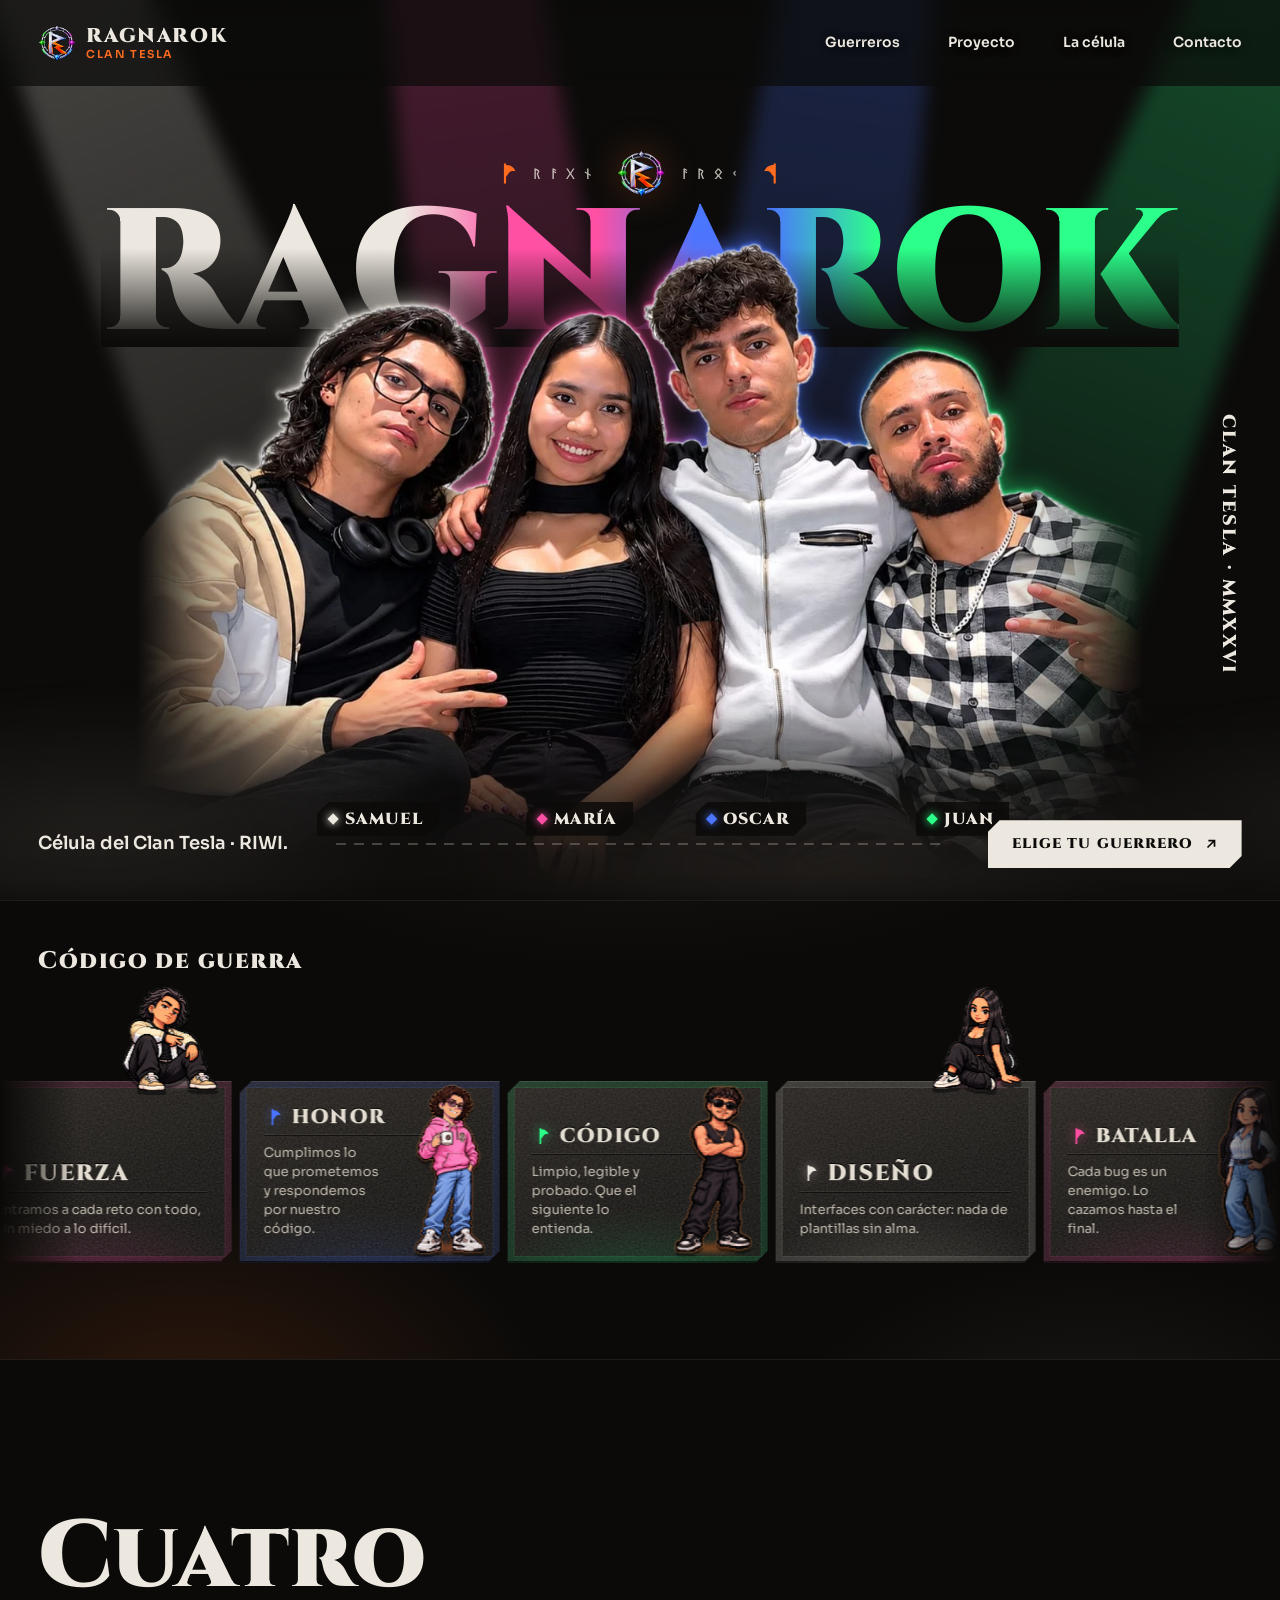
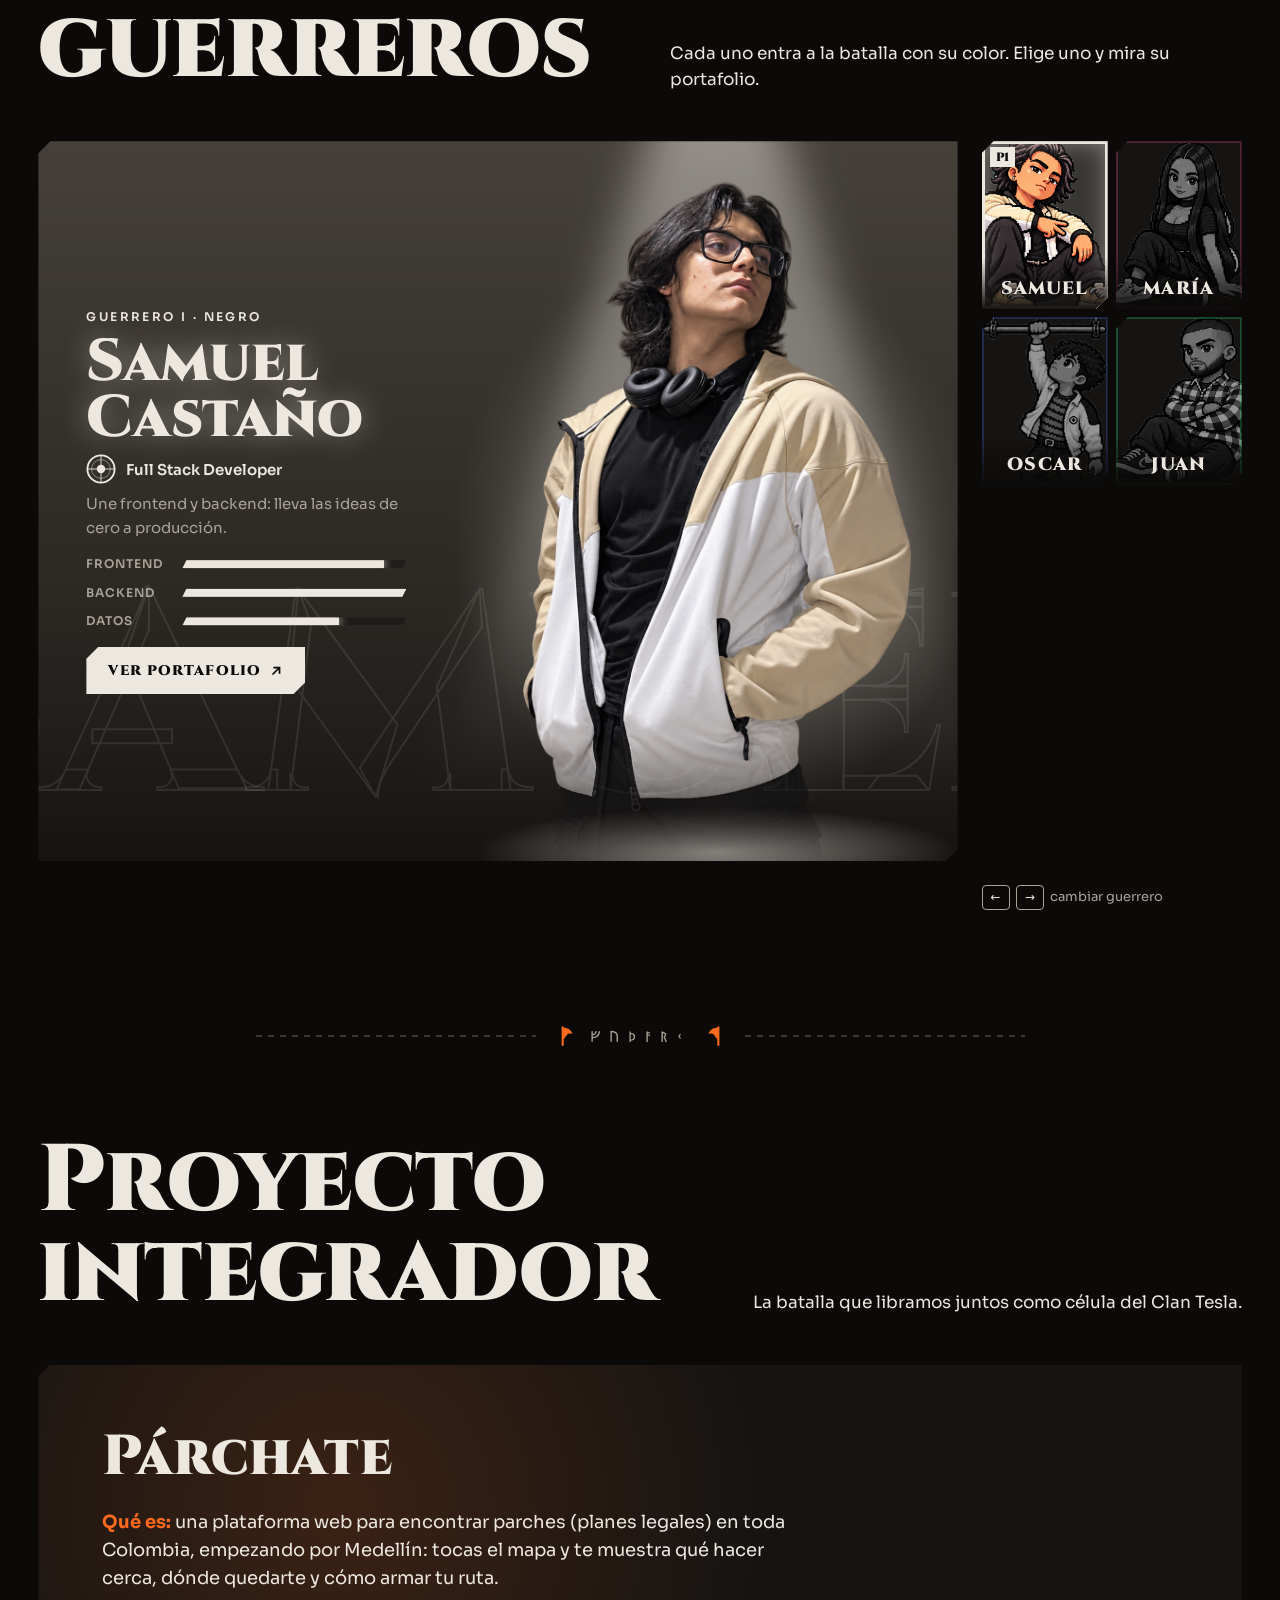
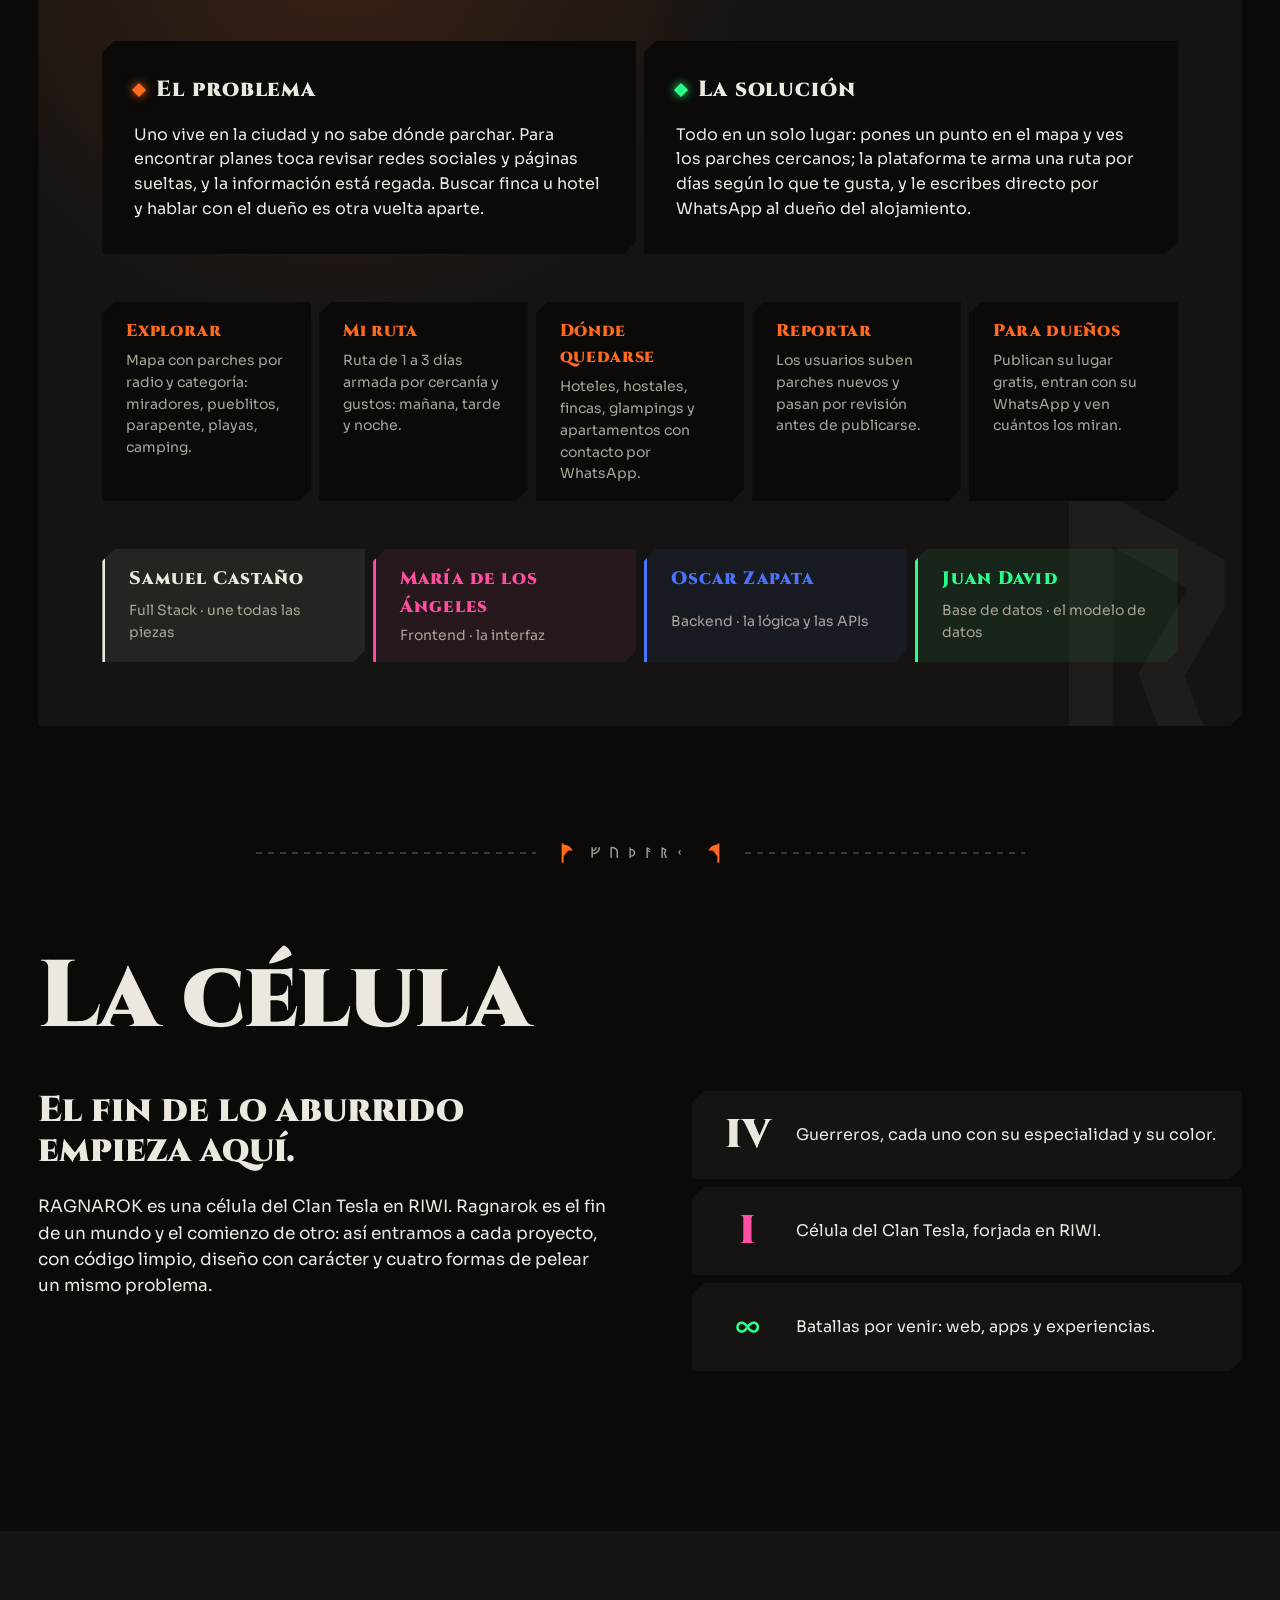
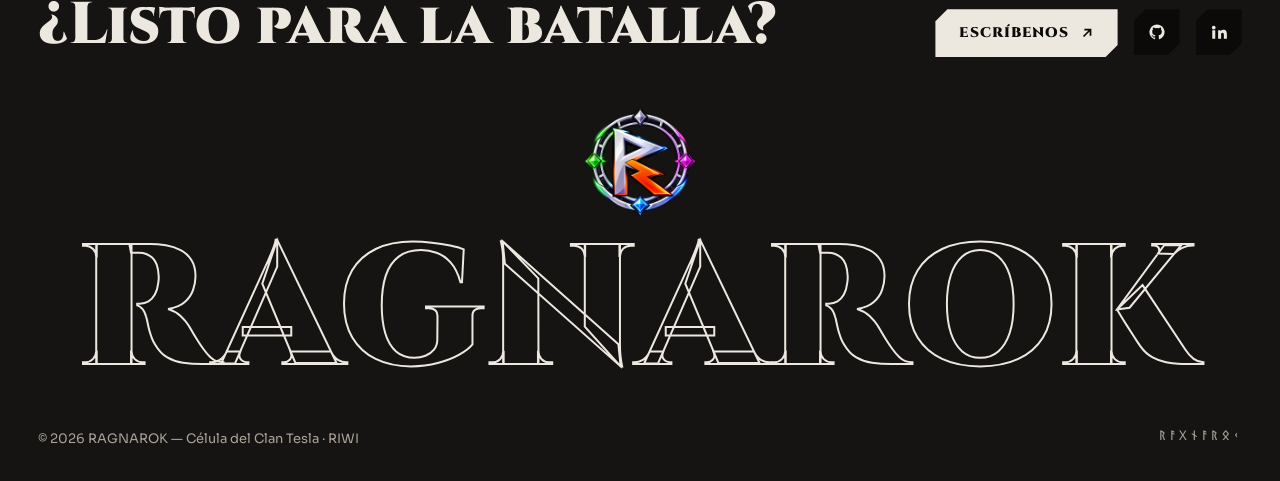
<file: index.html>
<!DOCTYPE html>
<html lang="es">
<head>
  <meta charset="UTF-8">
  <meta name="viewport" content="width=device-width, initial-scale=1.0">
  <title>RAGNAROK — Célula del Clan Tesla</title>
  <meta name="description" content="RAGNAROK, célula del Clan Tesla en RIWI: cuatro guerreros del desarrollo web, cuatro portafolios.">
  <link rel="preconnect" href="https://fonts.googleapis.com">
  <link rel="preconnect" href="https://fonts.gstatic.com" crossorigin>
  <link href="https://fonts.googleapis.com/css2?family=Cinzel:wght@700;900&family=Noto+Sans+Runic&family=Sora:wght@400;600&display=swap" rel="stylesheet">
  <link rel="icon" href="data:image/svg+xml,%3Csvg xmlns=%27http://www.w3.org/2000/svg%27 viewBox=%270 0 120 120%27%3E%3Crect width=%27120%27 height=%27120%27 rx=%2724%27 fill=%27%230b0a09%27/%3E%3Ccircle cx=%2760%27 cy=%2760%27 r=%2748%27 fill=%27none%27 stroke=%27%23ede8df%27 stroke-width=%276%27/%3E%3Cpath d=%27M45 31V91M45 33l29 14-29 14%27 fill=%27none%27 stroke=%27%23ede8df%27 stroke-width=%2710%27/%3E%3Cpath d=%27M51 63l17 11-11 2 21 18%27 fill=%27none%27 stroke=%27%23ff6a1f%27 stroke-width=%279%27/%3E%3C/svg%3E">
  <!-- Estilos del index, uno por sección. El ORDEN importa: el de abajo puede pisar al de arriba. -->
  <link rel="stylesheet" href="src/css/base.css">
  <link rel="stylesheet" href="src/css/nav.css">
  <link rel="stylesheet" href="src/css/hero.css">
  <link rel="stylesheet" href="src/css/titulos.css">
  <link rel="stylesheet" href="src/css/codigo-guerra.css">
  <link rel="stylesheet" href="src/css/guerreros.css">
  <link rel="stylesheet" href="src/css/clan.css">
  <link rel="stylesheet" href="src/css/footer.css">
  <link rel="stylesheet" href="src/css/integrador.css">
  <link rel="stylesheet" href="src/css/animaciones.css">
  <link rel="stylesheet" href="src/css/logo.css">
  <link rel="stylesheet" href="src/css/pausa.css">
</head>
<body>

  <!-- símbolos reutilizables -->
  <svg width="0" height="0" style="position:absolute" aria-hidden="true">
    <symbol id="axe" viewBox="0 0 32 32"><path fill="currentColor" d="M14 2h3v28h-3zM17 4c6 0 11 3 13 9-3-1-6-1-8 1-2 2-3 5-5 6z"/></symbol>
    <symbol id="shield" viewBox="0 0 32 32"><circle cx="16" cy="16" r="14.5" fill="none" stroke="currentColor" stroke-width="2"/><path d="M16 2v28M2 16h28" stroke="currentColor" stroke-width="1.5" opacity=".6"/><circle cx="16" cy="16" r="4.5" fill="currentColor"/><circle cx="16" cy="16" r="10" fill="none" stroke="currentColor" stroke-width="1" opacity=".5"/></symbol>
    <symbol id="arrow" viewBox="0 0 16 16"><path d="M4 12 12 4M5 4h7v7" fill="none" stroke="currentColor" stroke-width="2"/></symbol>
  </svg>

  <nav class="nav" aria-label="Principal">
    <a class="nav__logo" href="#inicio" aria-label="RAGNAROK, célula del Clan Tesla, inicio">
      <img class="logo-mark" src="assets/logo.png" alt="">
      <span class="nav__brand">RAGNAROK<small>Clan Tesla</small></span>
    </a>
    <ul class="nav__links">
      <li><a href="#guerreros">Guerreros</a></li>
      <li><a href="#integrador">Proyecto</a></li>
      <li><a href="#celula">La célula</a></li>
      <li><a href="#contacto">Contacto</a></li>
    </ul>
  </nav>

  <header class="hero" id="inicio">
    <div class="hero__stage">
      <h1 class="hero__title">  
        <span class="hero__crest" aria-hidden="true">
          <span class="hero__runes">
            <svg class="axe" viewBox="0 0 32 32"><use href="#axe"/></svg>
            <span class="runes">ᚱᚨᚷᚾ</span>
            <img class="hero__mark" src="assets/logo.png" alt="">
            <span class="runes">ᚨᚱᛟᚲ</span>
            <svg class="axe axe--flip" viewBox="0 0 32 32"><use href="#axe"/></svg>
          </span>
        </span>
        RAGNAROK
      </h1>

      <figure class="hero__figure">
        <span class="beam p-negro" aria-hidden="true"></span>
        <span class="beam p-rosado" aria-hidden="true"></span>
        <span class="beam p-azul" aria-hidden="true"></span>
        <span class="beam p-verde" aria-hidden="true"></span>

        <img class="rim p-negro"  src="assets/grupo.webp" alt="" aria-hidden="true">
        <img class="rim p-rosado" src="assets/grupo.webp" alt="" aria-hidden="true">
        <img class="rim p-azul"   src="assets/grupo.webp" alt="" aria-hidden="true">
        <img class="rim p-verde"  src="assets/grupo.webp" alt="" aria-hidden="true">
        <img class="hero__photo" src="assets/grupo.webp" width="1280" height="960"
             alt="Los cuatro guerreros de RAGNAROK, cada uno iluminado por un reflector de su color">

        <span class="beam beam--front p-negro" aria-hidden="true"></span>
        <span class="beam beam--front p-rosado" aria-hidden="true"></span>
        <span class="beam beam--front p-azul" aria-hidden="true"></span>
        <span class="beam beam--front p-verde" aria-hidden="true"></span>

        <div class="cast" aria-label="Guerreros">
          <a class="cast__tag p-negro"  href="miembros/negro/index.html">SAMUEL <small>Full Stack</small></a>
          <a class="cast__tag p-rosado" href="miembros/rosado/index.html">MARÍA <small>Frontend</small></a>
          <a class="cast__tag p-azul"   href="miembros/azul/index.html">OSCAR <small>Backend</small></a>
          <a class="cast__tag p-verde"  href="miembros/verde/index.html">JUAN <small>Base de datos</small></a>
        </div>
      </figure>
    </div>

    <div class="smoke" aria-hidden="true"></div>

    <span class="hero__year" aria-hidden="true">CLAN TESLA · MMXXVI</span>

    <div class="hero__foot">
      <p class="hero__lead"><strong>Célula del Clan Tesla · RIWI.</strong></p>
      <span class="dotline" aria-hidden="true"></span>
      <a class="pill" href="#guerreros" style="justify-self:start">Elige tu guerrero <svg aria-hidden="true"><use href="#arrow"/></svg></a>
    </div>
  </header>

  <section class="vows" aria-labelledby="t-vows" data-carousel>
    <div class="vows__head">
      <h2 class="vows__title" id="t-vows">Código de guerra</h2>
    </div>
    <div class="vows__viewport">
    <ul class="vows__track" aria-label="Valores de la célula">
      <li class="vow p-rosado">
        <a class="vow__kid crew__kid p-negro" href="miembros/negro/index.html" aria-label="Portafolio de Samuel Castaño">
        <img src="assets/pixel/negro.png" width="276" height="300" alt="">
        <span class="crew__tag" aria-hidden="true">Samuel</span>
        </a>
        <div class="vow__card">
        <h3 class="vow__word"><svg class="vow__axe" viewBox="0 0 32 32" aria-hidden="true"><use href="#axe"/></svg>FUERZA</h3>
        <p class="vow__line">Entramos a cada reto con todo, sin miedo a lo difícil.</p>
        </div>
      </li>
      <li class="vow p-azul">
        <span class="vow__kid vow__kid--stand crew__kid p-tl" tabindex="0" aria-label="Angelo, Team Leader">
        <img src="assets/pixel/tl-angelo.png" width="174" height="426" alt="">
        <span class="crew__tag" aria-hidden="true">Angelo · TL</span>
        </span>
        <div class="vow__card">
        <h3 class="vow__word"><svg class="vow__axe" viewBox="0 0 32 32" aria-hidden="true"><use href="#axe"/></svg>HONOR</h3>
        <p class="vow__line">Cumplimos lo que prometemos y respondemos por nuestro código.</p>
        </div>
      </li>
      <li class="vow p-verde">
        <span class="vow__kid vow__kid--stand crew__kid p-tl" tabindex="0" aria-label="Jhoan, Team Leader">
        <img src="assets/pixel/tl-jhoan.png" width="198" height="426" alt="">
        <span class="crew__tag" aria-hidden="true">Jhoan · TL</span>
        </span>
        <div class="vow__card">
        <h3 class="vow__word"><svg class="vow__axe" viewBox="0 0 32 32" aria-hidden="true"><use href="#axe"/></svg>CÓDIGO</h3>
        <p class="vow__line">Limpio, legible y probado. Que el siguiente lo entienda.</p>
        </div>
      </li>
      <li class="vow p-negro">
        <a class="vow__kid crew__kid p-rosado" href="miembros/rosado/index.html" aria-label="Portafolio de María de los Ángeles">
        <img src="assets/pixel/rosado.png" width="257" height="300" alt="">
        <span class="crew__tag" aria-hidden="true">María</span>
        </a>
        <div class="vow__card">
        <h3 class="vow__word"><svg class="vow__axe" viewBox="0 0 32 32" aria-hidden="true"><use href="#axe"/></svg>DISEÑO</h3>
        <p class="vow__line">Interfaces con carácter: nada de plantillas sin alma.</p>
        </div>
      </li>
      <li class="vow p-rosado">
        <span class="vow__kid vow__kid--stand crew__kid p-tl" tabindex="0" aria-label="Aleja, Team Leader">
        <img src="assets/pixel/tl-aleja.png" width="177" height="426" alt="">
        <span class="crew__tag" aria-hidden="true">Aleja · TL</span>
        </span>
        <div class="vow__card">
        <h3 class="vow__word"><svg class="vow__axe" viewBox="0 0 32 32" aria-hidden="true"><use href="#axe"/></svg>BATALLA</h3>
        <p class="vow__line">Cada bug es un enemigo. Lo cazamos hasta el final.</p>
        </div>
      </li>
      <li class="vow p-azul">
        <span class="vow__kid vow__kid--stand crew__kid p-tl" tabindex="0" aria-label="Jorge, Team Leader">
        <img src="assets/pixel/tl.png" width="186" height="426" alt="">
        <span class="crew__tag" aria-hidden="true">Jorge · TL</span>
        </span>
        <div class="vow__card">
        <h3 class="vow__word"><svg class="vow__axe" viewBox="0 0 32 32" aria-hidden="true"><use href="#axe"/></svg>CLAN</h3>
        <p class="vow__line">Cuatro guerreros, una célula. Nadie pelea solo.</p>
        </div>
      </li>
          <li class="vow p-verde">
        <span class="vow__kid vow__kid--stand crew__kid p-tl" tabindex="0" aria-label="Alejo, Team Leader">
        <img src="assets/pixel/tl-alejo.png" width="177" height="426" alt="">
        <span class="crew__tag" aria-hidden="true">Alejo · TL</span>
        </span>
        <div class="vow__card">
        <h3 class="vow__word"><svg class="vow__axe" viewBox="0 0 32 32" aria-hidden="true"><use href="#axe"/></svg>HÉROES</h3>
        <p class="vow__line">Damos la cara cuando el proyecto se complica.</p>
        </div>
      </li>
      <li class="vow p-negro">
        <span class="vow__kid crew__kid p-tl" tabindex="0" aria-label="Vivi, Team Leader">
        <img src="assets/pixel/tl-vivi.png" width="267" height="300" alt="">
        <span class="crew__tag" aria-hidden="true">Vivi · TL</span>
        </span>
        <div class="vow__card">
        <h3 class="vow__word"><svg class="vow__axe" viewBox="0 0 32 32" aria-hidden="true"><use href="#axe"/></svg>HONESTOS</h3>
        <p class="vow__line">Decimos lo que funciona y lo que no, sin adornos.</p>
        </div>
      </li>
      <li class="vow p-rosado">
        <a class="vow__kid vow__kid--hang crew__kid p-azul" href="miembros/azul/index.html" aria-label="Portafolio de Oscar Zapata">
        <img src="assets/pixel/azul.png" width="166" height="300" alt="">
        <span class="crew__tag" aria-hidden="true">Oscar</span>
        </a>
        <div class="vow__card">
        <h3 class="vow__word"><svg class="vow__axe" viewBox="0 0 32 32" aria-hidden="true"><use href="#axe"/></svg>MENTORES</h3>
        <p class="vow__line">Lo que aprendemos lo enseñamos: nadie se queda atrás.</p>
        </div>
      </li>
      <li class="vow p-azul">
        <a class="vow__kid crew__kid p-verde" href="miembros/verde/index.html" aria-label="Portafolio de Juan David">
        <img src="assets/pixel/verde.png" width="259" height="300" alt="">
        <span class="crew__tag" aria-hidden="true">Juan</span>
        </a>
        <div class="vow__card">
        <h3 class="vow__word"><svg class="vow__axe" viewBox="0 0 32 32" aria-hidden="true"><use href="#axe"/></svg>CREADORES</h3>
        <p class="vow__line">Pasamos de la idea al producto que la gente usa.</p>
        </div>
      </li>
      <li class="vow p-verde">
        <div class="vow__card">
        <h3 class="vow__word vow__word--long"><svg class="vow__axe" viewBox="0 0 32 32" aria-hidden="true"><use href="#axe"/></svg>EXPLORADORES</h3>
        <p class="vow__line">Probamos herramientas nuevas antes de que estén de moda.</p>
        </div>
      </li>
    </ul>
    </div>
  </section>

  <main>
    <section class="section" id="guerreros" aria-labelledby="t-guerreros">
      <div class="section__head">
        <h2 class="section__title" id="t-guerreros" data-reveal>Cuatro guerreros</h2>
        <p class="section__lead" data-reveal style="--d:90ms">Cada uno entra a la batalla con su color. Elige uno y mira su portafolio.</p>
      </div>

      <div class="select" data-select>
        <div class="select__stage">
          <article class="fighter p-negro" role="tabpanel" id="fighter-negro" aria-labelledby="tab-negro">
            <span class="fighter__ghost" aria-hidden="true">SAMUEL</span>
            <span class="fighter__beam" aria-hidden="true"></span>
            <span class="fighter__floor" aria-hidden="true"></span>
            <img class="fighter__img" src="assets/negro.png" alt="Samuel Castaño, Full Stack Developer" loading="lazy">
            <div class="fighter__info">
              <p class="fighter__num">Guerrero I · Negro</p>
              <h3 class="fighter__name">Samuel Castaño</h3>
              <p class="fighter__role"><svg class="shield" aria-hidden="true"><use href="#shield"/></svg>Full Stack Developer</p>
              <p class="fighter__desc">Une frontend y backend: lleva las ideas de cero a producción.</p>
              <dl class="fighter__stats">
                <div><dt>Frontend</dt><dd><span style="--v:90%"></span></dd></div>
                <div><dt>Backend</dt><dd><span style="--v:100%"></span></dd></div>
                <div><dt>Datos</dt><dd><span style="--v:70%"></span></dd></div>
              </dl>
              <a class="fighter__go" href="miembros/negro/index.html">Ver portafolio <svg aria-hidden="true"><use href="#arrow"/></svg></a>
            </div>
          </article>
          <article class="fighter p-rosado" role="tabpanel" id="fighter-rosado" aria-labelledby="tab-rosado">
            <span class="fighter__ghost" aria-hidden="true">MARÍA</span>
            <span class="fighter__beam" aria-hidden="true"></span>
            <span class="fighter__floor" aria-hidden="true"></span>
            <img class="fighter__img" src="assets/rosado.png" alt="María de los Ángeles, Frontend Developer" loading="lazy">
            <div class="fighter__info">
              <p class="fighter__num">Guerrero II · Rosa</p>
              <h3 class="fighter__name">María de los Ángeles</h3>
              <p class="fighter__role"><svg class="shield" aria-hidden="true"><use href="#shield"/></svg>Frontend Developer</p>
              <p class="fighter__desc">Convierte diseños en interfaces rápidas, limpias y al detalle.</p>
              <dl class="fighter__stats">
                <div><dt>Frontend</dt><dd><span style="--v:85%"></span></dd></div>
                <div><dt>Diseño</dt><dd><span style="--v:85%"></span></dd></div>
                <div><dt>Backend</dt><dd><span style="--v:40%"></span></dd></div>
              </dl>
              <a class="fighter__go" href="miembros/rosado/index.html">Ver portafolio <svg aria-hidden="true"><use href="#arrow"/></svg></a>
            </div>
          </article>
          <article class="fighter p-azul" role="tabpanel" id="fighter-azul" aria-labelledby="tab-azul">
            <span class="fighter__ghost" aria-hidden="true">OSCAR</span>
            <span class="fighter__beam" aria-hidden="true"></span>
            <span class="fighter__floor" aria-hidden="true"></span>
            <img class="fighter__img" src="assets/azul.png" alt="Oscar Zapata, Backend Developer" loading="lazy">
            <div class="fighter__info">
              <p class="fighter__num">Guerrero III · Azul</p>
              <h3 class="fighter__name">Oscar Zapata</h3>
              <p class="fighter__role"><svg class="shield" aria-hidden="true"><use href="#shield"/></svg>Backend Developer</p>
              <p class="fighter__desc">Construye la lógica, las APIs y las reglas que hacen funcionar cada producto.</p>
              <dl class="fighter__stats">
                <div><dt>Backend</dt><dd><span style="--v:85%"></span></dd></div>
                <div><dt>APIs</dt><dd><span style="--v:70%"></span></dd></div>
                <div><dt>Frontend</dt><dd><span style="--v:40%"></span></dd></div>
              </dl>
              <a class="fighter__go" href="miembros/azul/index.html">Ver portafolio <svg aria-hidden="true"><use href="#arrow"/></svg></a>
            </div>
          </article>
          <article class="fighter p-verde" role="tabpanel" id="fighter-verde" aria-labelledby="tab-verde">
            <span class="fighter__ghost" aria-hidden="true">JUAN DAVID</span>
            <span class="fighter__beam" aria-hidden="true"></span>
            <span class="fighter__floor" aria-hidden="true"></span>
            <img class="fighter__img" src="assets/verde.png" alt="Juan David, Database Developer" loading="lazy">
            <div class="fighter__info">
              <p class="fighter__num">Guerrero IV · Verde</p>
              <h3 class="fighter__name">Juan David</h3>
              <p class="fighter__role"><svg class="shield" aria-hidden="true"><use href="#shield"/></svg>Database Developer</p>
              <p class="fighter__desc">Diseña y cuida los datos: modelos, consultas y que nada se pierda.</p>
              <dl class="fighter__stats">
                <div><dt>Datos</dt><dd><span style="--v:85%"></span></dd></div>
                <div><dt>SQL</dt><dd><span style="--v:70%"></span></dd></div>
                <div><dt>Backend</dt><dd><span style="--v:50%"></span></dd></div>
              </dl>
              <a class="fighter__go" href="miembros/verde/index.html">Ver portafolio <svg aria-hidden="true"><use href="#arrow"/></svg></a>
            </div>
          </article>
        </div>
        <div class="select__roster" role="tablist" aria-label="Elige tu guerrero">
          <button class="slot p-negro" type="button" role="tab" id="tab-negro" aria-controls="fighter-negro" aria-selected="true" tabindex="0">
            <img class="slot__img" decoding="async" src="assets/pixel/negro.png" alt="">
            <span class="slot__name">SAMUEL</span>
          </button>
          <button class="slot p-rosado" type="button" role="tab" id="tab-rosado" aria-controls="fighter-rosado" aria-selected="false" tabindex="-1">
            <img class="slot__img" decoding="async" src="assets/pixel/rosado.png" alt="">
            <span class="slot__name">MARÍA</span>
          </button>
          <button class="slot p-azul" type="button" role="tab" id="tab-azul" aria-controls="fighter-azul" aria-selected="false" tabindex="-1">
            <img class="slot__img" decoding="async" src="assets/pixel/azul.png" alt="">
            <span class="slot__name">OSCAR</span>
          </button>
          <button class="slot p-verde" type="button" role="tab" id="tab-verde" aria-controls="fighter-verde" aria-selected="false" tabindex="-1">
            <img class="slot__img" decoding="async" src="assets/pixel/verde.png" alt="">
            <span class="slot__name">JUAN</span>
          </button>
        </div>
        <p class="select__hint" aria-hidden="true"><kbd>←</kbd><kbd>→</kbd> cambiar guerrero</p>
      </div>
    </section>

    <div class="divider" aria-hidden="true">
      <svg viewBox="0 0 32 32"><use href="#axe"/></svg><span class="runes">ᚠᚢᚦᚨᚱᚲ</span><svg viewBox="0 0 32 32"><use href="#axe"/></svg>
    </div>

    <section class="section" id="integrador" aria-labelledby="t-integrador">
      <div class="section__head">
        <h2 class="section__title" id="t-integrador" data-reveal>Proyecto integrador</h2>
        <p class="section__lead">La batalla que libramos juntos como célula del Clan Tesla.</p>
      </div>

      <div class="quest" data-reveal>
        <span class="quest__rune" aria-hidden="true">ᚱ</span>
        <div class="quest__intro">
          <p class="quest__name">Párchate</p>
          <p class="quest__what"><strong>Qué es:</strong> una plataforma web para encontrar parches (planes legales) en toda Colombia, empezando por Medellín: tocas el mapa y te muestra qué hacer cerca, dónde quedarte y cómo armar tu ruta.</p>
        </div>
        <div class="quest__cols">
          <article class="quest__card">
            <h3 class="quest__label"><span class="dia" style="--c:var(--fire)"></span>El problema</h3>
            <p>Uno vive en la ciudad y no sabe dónde parchar. Para encontrar planes toca revisar redes sociales y páginas sueltas, y la información está regada. Buscar finca u hotel y hablar con el dueño es otra vuelta aparte.</p>
          </article>
          <article class="quest__card">
            <h3 class="quest__label"><span class="dia" style="--c:var(--verde)"></span>La solución</h3>
            <p>Todo en un solo lugar: pones un punto en el mapa y ves los parches cercanos; la plataforma te arma una ruta por días según lo que te gusta, y le escribes directo por WhatsApp al dueño del alojamiento.</p>
          </article>
        </div>
        <ul class="quest__feats" aria-label="Qué se puede hacer">
          <li><b>Explorar</b><span>Mapa con parches por radio y categoría: miradores, pueblitos, parapente, playas, camping.</span></li>
          <li><b>Mi ruta</b><span>Ruta de 1 a 3 días armada por cercanía y gustos: mañana, tarde y noche.</span></li>
          <li><b>Dónde quedarse</b><span>Hoteles, hostales, fincas, glampings y apartamentos con contacto por WhatsApp.</span></li>
          <li><b>Reportar</b><span>Los usuarios suben parches nuevos y pasan por revisión antes de publicarse.</span></li>
          <li><b>Para dueños</b><span>Publican su lugar gratis, entran con su WhatsApp y ven cuántos los miran.</span></li>
        </ul>
        <ul class="quest__roles" aria-label="Quién hace qué">
          <li class="p-negro"><b>Samuel Castaño</b><span>Full Stack · une todas las piezas</span></li>
          <li class="p-rosado"><b>María de los Ángeles</b><span>Frontend · la interfaz</span></li>
          <li class="p-azul"><b>Oscar Zapata</b><span>Backend · la lógica y las APIs</span></li>
          <li class="p-verde"><b>Juan David</b><span>Base de datos · el modelo de datos</span></li>
        </ul>
      </div>
    </section>

    <div class="divider" aria-hidden="true">
      <svg viewBox="0 0 32 32"><use href="#axe"/></svg><span class="runes">ᚠᚢᚦᚨᚱᚲ</span><svg viewBox="0 0 32 32"><use href="#axe"/></svg>
    </div>

    <section class="section" id="celula" aria-labelledby="t-clan">
      <div class="section__head">
        <h2 class="section__title" id="t-clan">La célula</h2>
      </div>
      <div class="manifest">
        <div data-reveal>
          <p class="manifest__quote">El fin de lo aburrido empieza aquí.</p>
          <p class="section__lead" style="margin-top:24px">RAGNAROK es una célula del Clan Tesla en RIWI. Ragnarok es el fin de un mundo y el comienzo de otro: así entramos a cada proyecto, con código limpio, diseño con carácter y cuatro formas de pelear un mismo problema.</p>
        </div>
        <ul class="manifest__list" data-reveal style="--d:120ms">
          <li><b style="--c:var(--negro)">IV</b><span>Guerreros, cada uno con su especialidad y su color.</span></li>
          <li><b style="--c:var(--rosado)">I</b><span>Célula del Clan Tesla, forjada en RIWI.</span></li>
          <li><b style="--c:var(--verde)">∞</b><span>Batallas por venir: web, apps y experiencias.</span></li>
        </ul>
      </div>
    </section>
  </main>

  <footer class="footer" id="contacto">
    <div class="footer__top">
      <h2 class="footer__cta">¿Listo para la batalla?</h2>
      <div class="footer__links">
        <a class="pill" href="https://github.com/riwi-ragnarok" target="_blank" rel="noopener">Escríbenos <svg aria-hidden="true"><use href="#arrow"/></svg></a>
        <a class="icon-btn" href="https://github.com/riwi-ragnarok" target="_blank" rel="noopener" aria-label="GitHub de RAGNAROK">
          <svg viewBox="0 0 24 24" fill="currentColor" aria-hidden="true"><path d="M12 2a10 10 0 0 0-3.2 19.5c.5.1.7-.2.7-.5v-1.7c-2.8.6-3.4-1.3-3.4-1.3-.4-1.2-1.1-1.5-1.1-1.5-.9-.6.1-.6.1-.6 1 .1 1.5 1 1.5 1 .9 1.6 2.4 1.1 3 .8.1-.7.4-1.1.6-1.3-2.2-.3-4.6-1.1-4.6-5a3.9 3.9 0 0 1 1-2.7 3.6 3.6 0 0 1 .1-2.7s.8-.3 2.8 1a9.6 9.6 0 0 1 5 0c1.9-1.3 2.8-1 2.8-1 .5 1.4.2 2.4.1 2.7a3.9 3.9 0 0 1 1 2.7c0 3.9-2.4 4.7-4.6 5 .4.3.7.9.7 1.9V21c0 .3.2.6.7.5A10 10 0 0 0 12 2Z"/></svg>
        </a>
        <a class="icon-btn" href="#contacto" aria-label="LinkedIn">
          <svg viewBox="0 0 24 24" fill="currentColor" aria-hidden="true"><path d="M4.98 3.5a2.5 2.5 0 1 1 0 5 2.5 2.5 0 0 1 0-5ZM3 9.5h4V21H3V9.5Zm7 0h3.8v1.6h.1c.5-1 1.8-2 3.8-2 4 0 4.8 2.6 4.8 6V21h-4v-5.2c0-1.2 0-2.8-1.7-2.8s-2 1.3-2 2.7V21h-4V9.5Z"/></svg>
        </a>
      </div>
    </div>
    <div class="footer__lockup" aria-hidden="true">
      <img class="footer__mark" src="assets/logo.png" alt="">
      <p class="footer__word">RAGNAROK</p>
    </div>
    <div class="footer__legal">
      <span>© 2026 RAGNAROK — Célula del Clan Tesla · RIWI</span>
      <span class="runes" aria-hidden="true">ᚱᚨᚷᚾᚨᚱᛟᚲ</span>
    </div>
  </footer>

  <script src="src/main.js?v=7" defer></script>
</body>
</html>
</file>
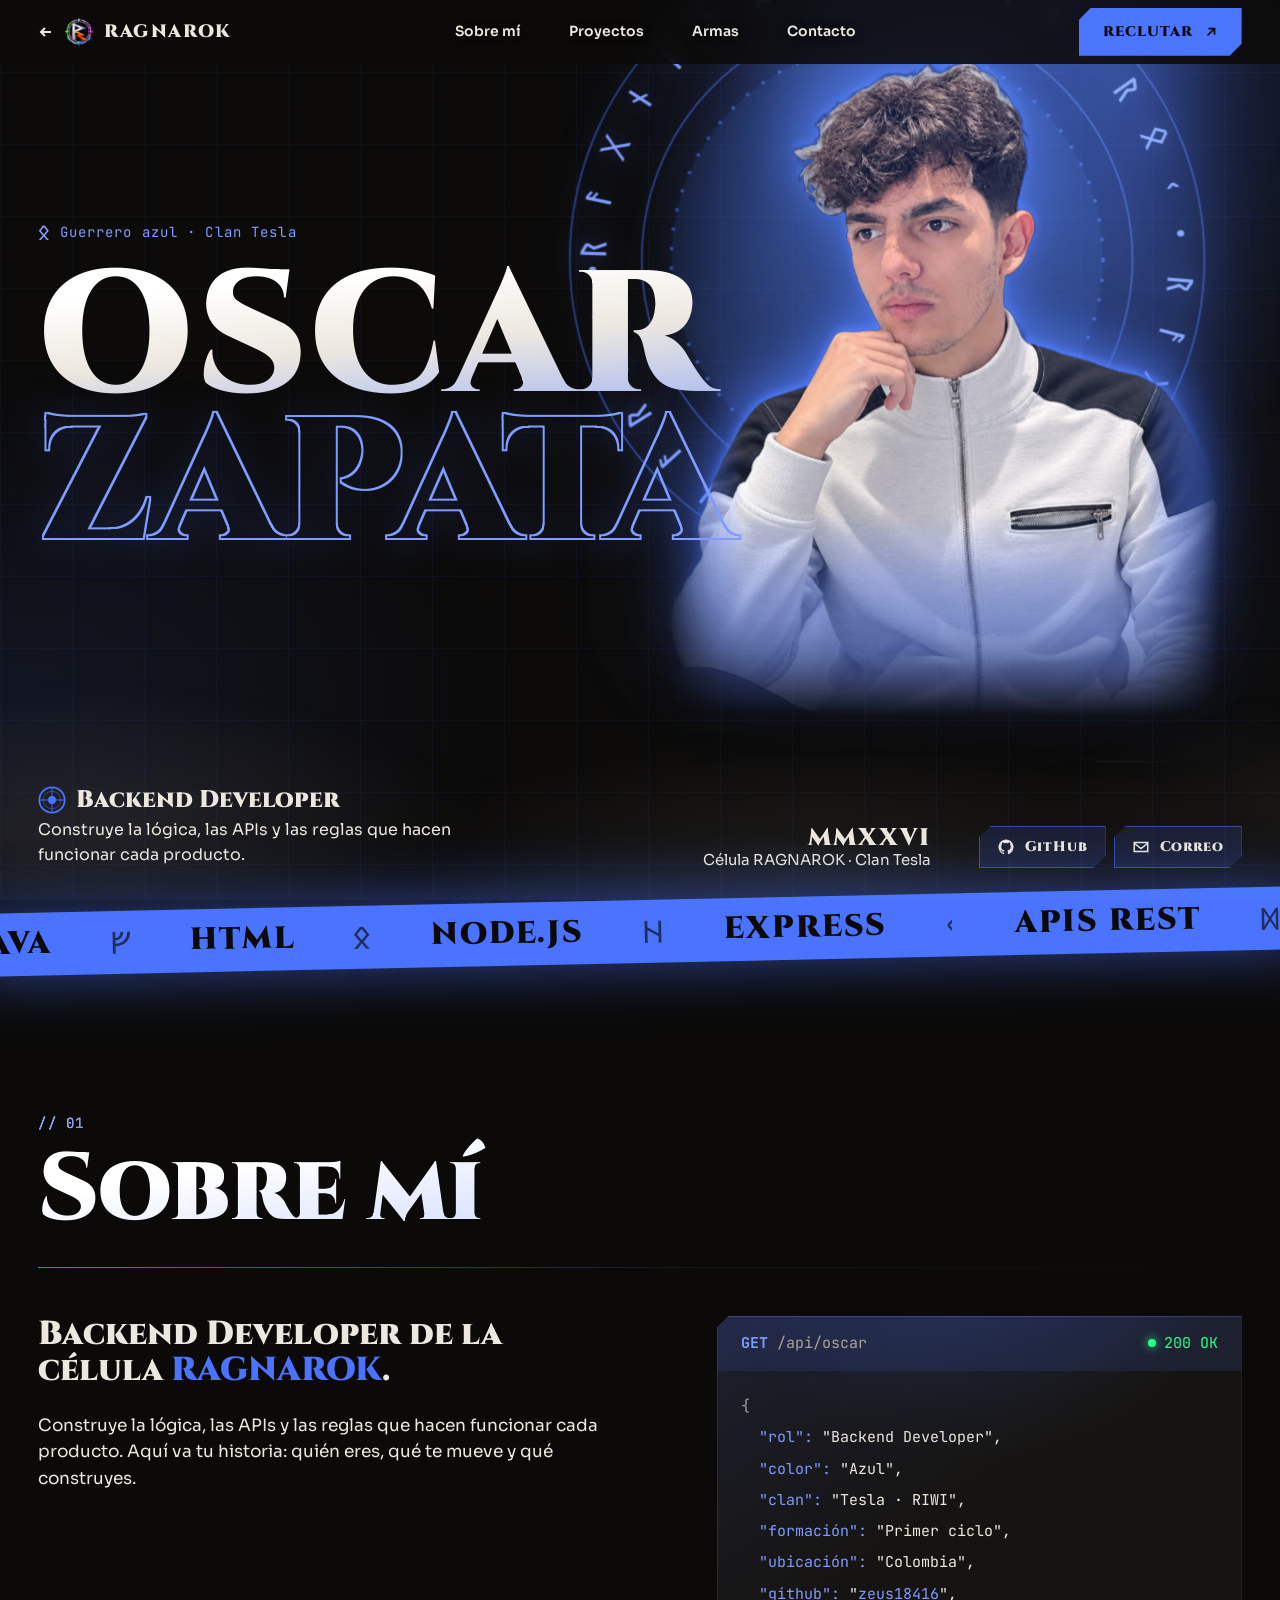
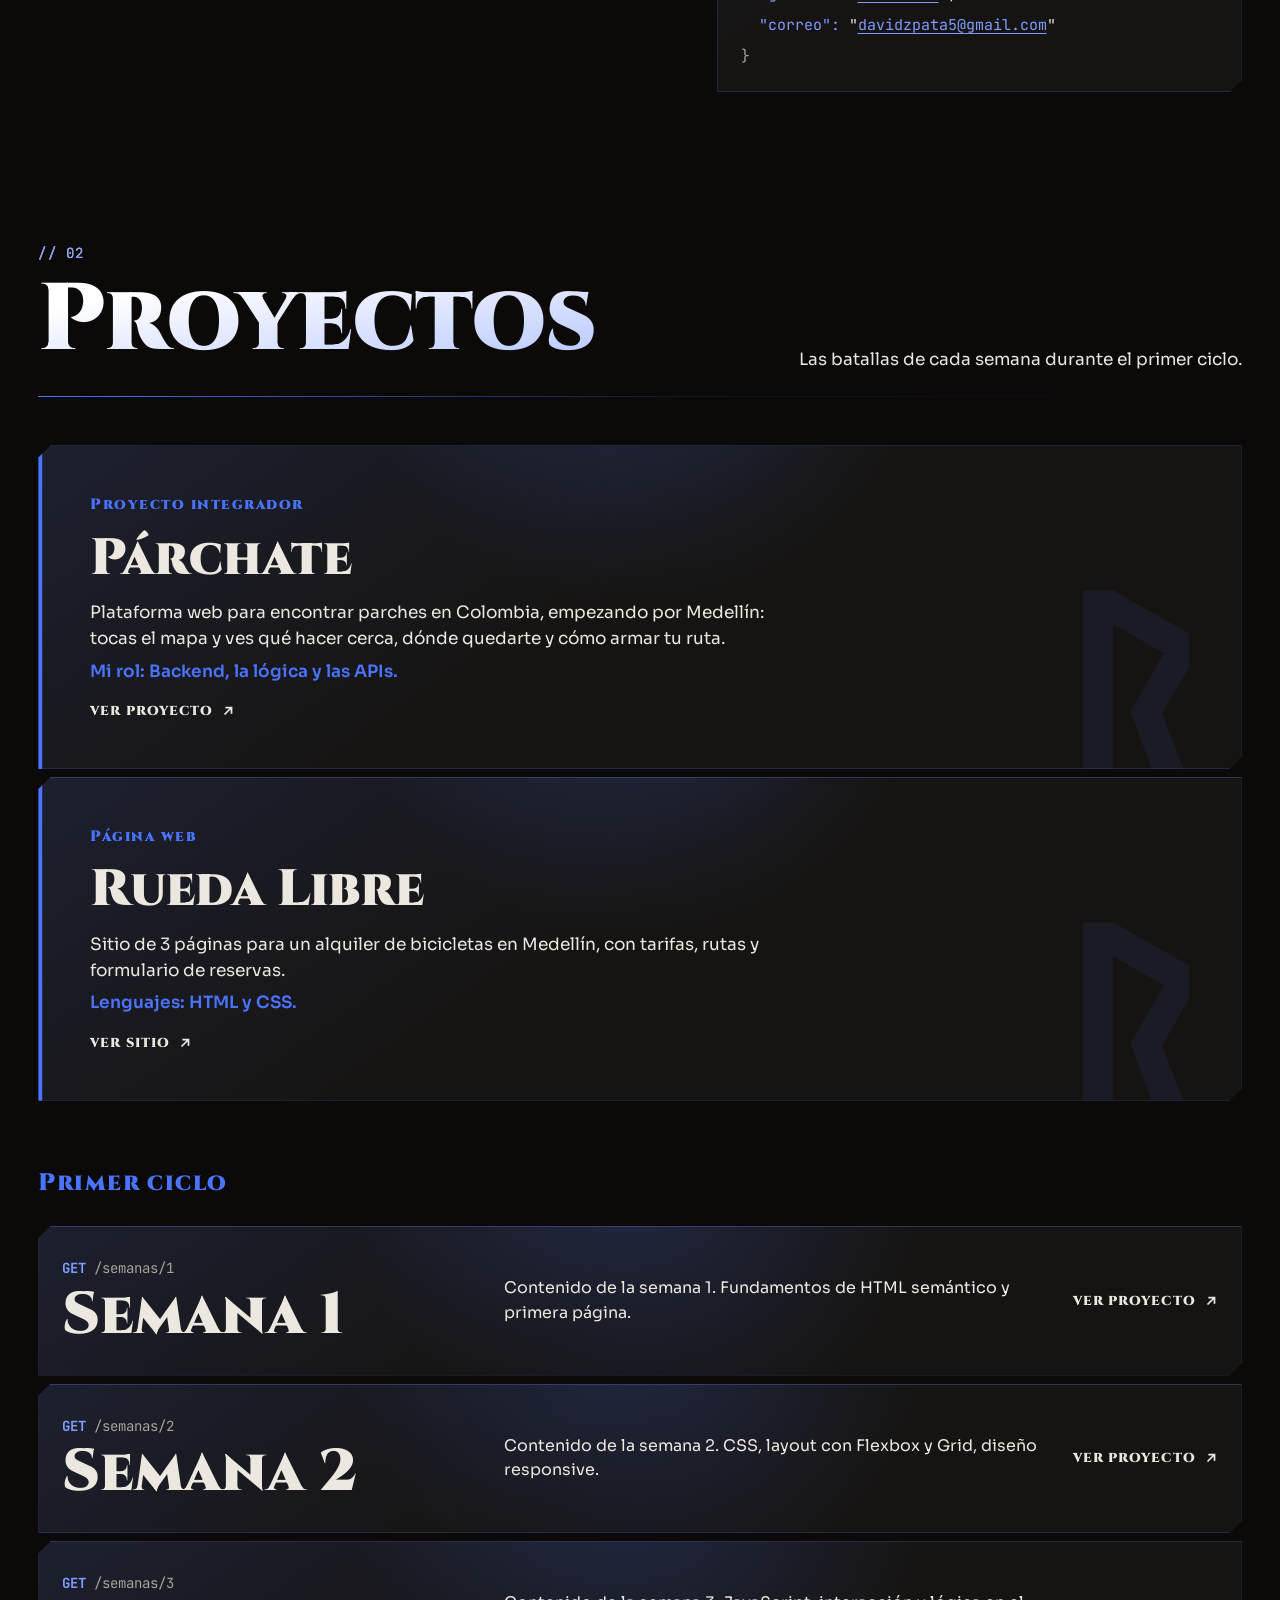
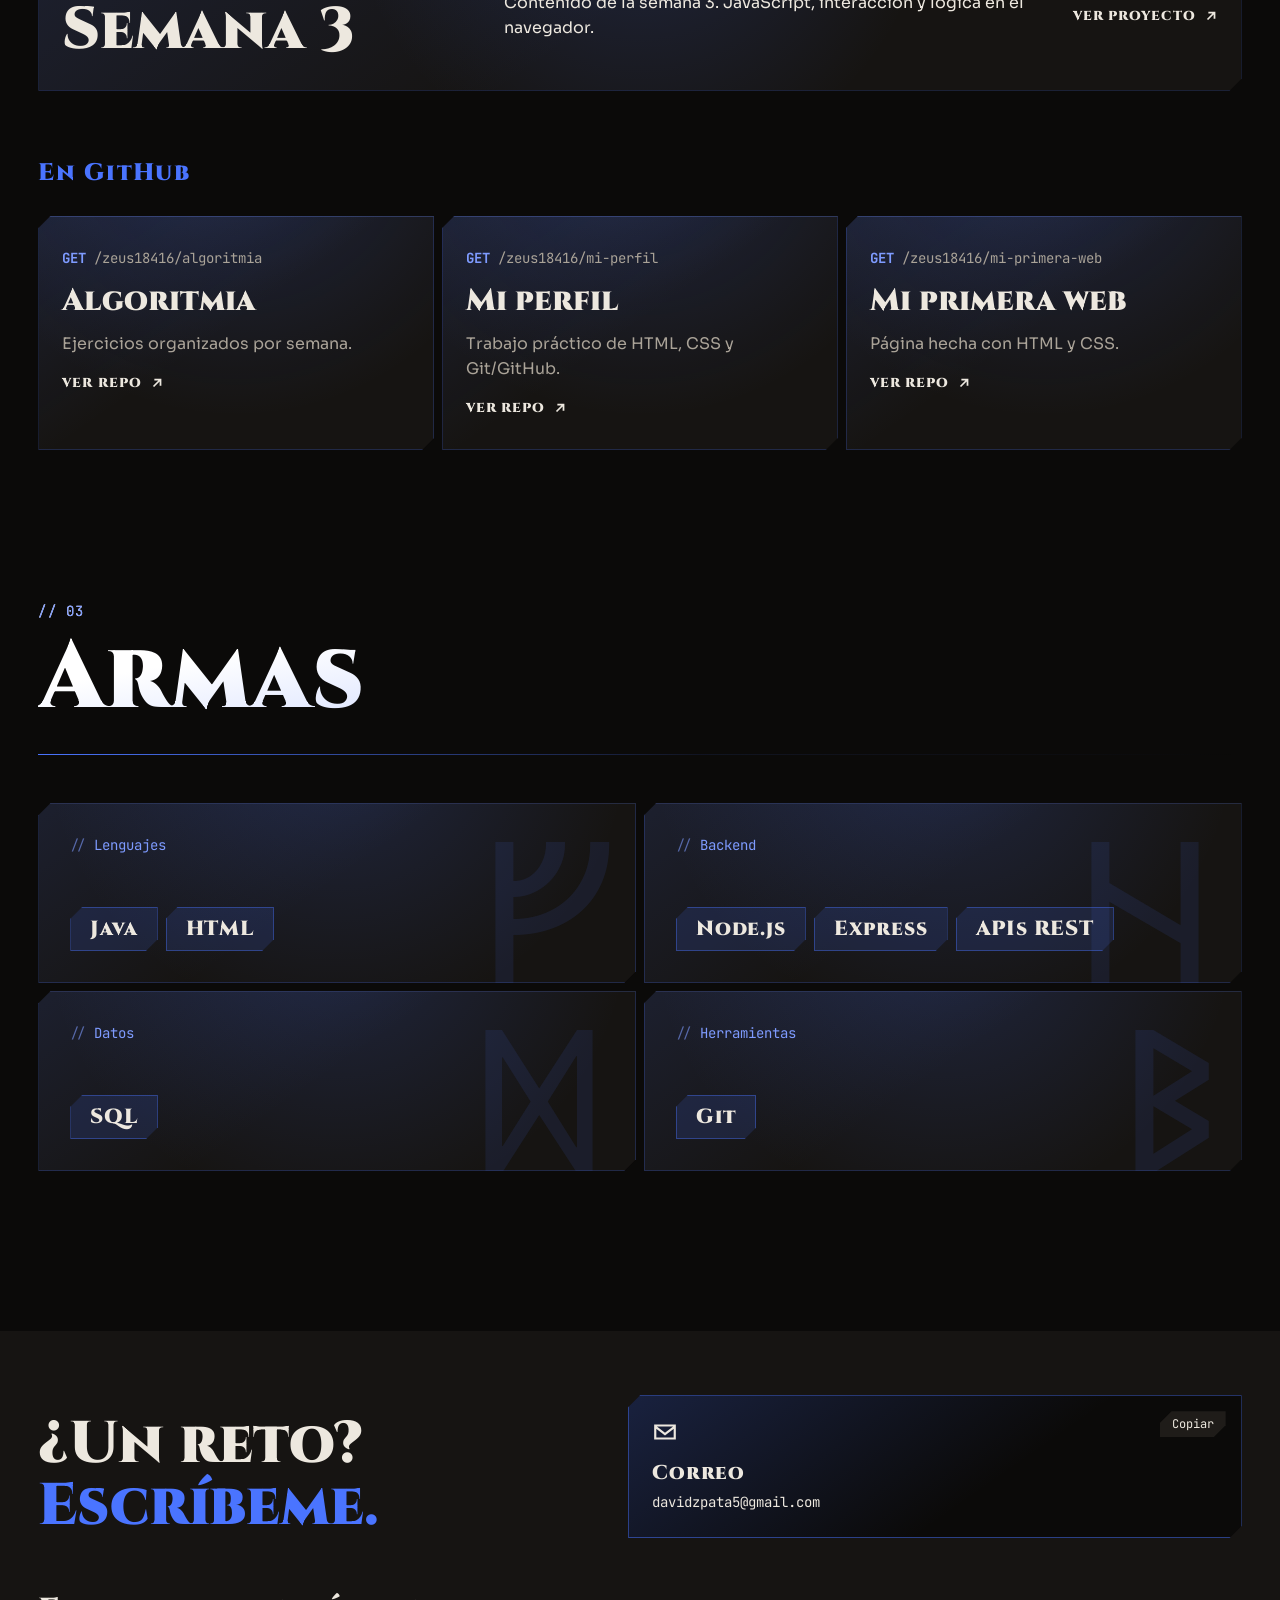
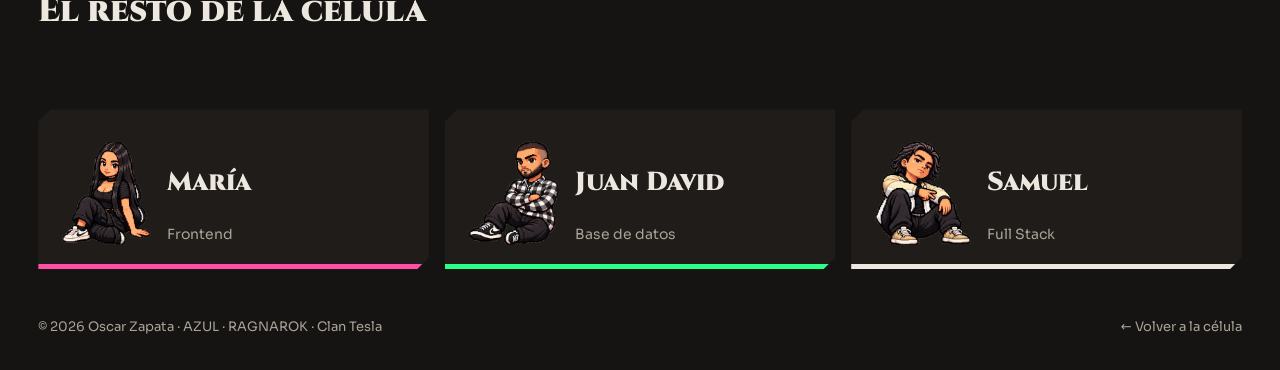
<file: miembros/azul/index.html>
<!DOCTYPE html>
<html lang="es">
<head>
  <meta charset="UTF-8">
  <meta name="viewport" content="width=device-width, initial-scale=1.0">
  <title>OSCAR ZAPATA — RAGNAROK</title>
  <meta name="description" content="Portafolio de Oscar Zapata (AZUL), Backend Developer de RAGNAROK, célula del Clan Tesla.">
  <script>document.documentElement.classList.add("js");</script>
  <script src="main.js" defer></script>
  <link rel="preconnect" href="https://fonts.googleapis.com">
  <link rel="preconnect" href="https://fonts.gstatic.com" crossorigin>
  <link href="https://fonts.googleapis.com/css2?family=Cinzel:wght@700;900&family=JetBrains+Mono:wght@400;700&family=Noto+Sans+Runic&family=Sora:wght@400;600&display=swap" rel="stylesheet">
  <link rel="icon" href="data:image/svg+xml,%3Csvg xmlns=%27http://www.w3.org/2000/svg%27 viewBox=%270 0 120 120%27%3E%3Crect width=%27120%27 height=%27120%27 rx=%2724%27 fill=%27%230b0a09%27/%3E%3Ccircle cx=%2760%27 cy=%2760%27 r=%2748%27 fill=%27none%27 stroke=%27%23ede8df%27 stroke-width=%276%27/%3E%3Cpath d=%27M45 31V91M45 33l29 14-29 14%27 fill=%27none%27 stroke=%27%23ede8df%27 stroke-width=%2710%27/%3E%3Cpath d=%27M51 63l17 11-11 2 21 18%27 fill=%27none%27 stroke=%27%23ff6a1f%27 stroke-width=%279%27/%3E%3C/svg%3E">
  <link rel="stylesheet" href="style.css">
  <link rel="stylesheet" href="member.css">
</head>
<body data-member="azul">

  <svg width="0" height="0" style="position:absolute" aria-hidden="true">
    <!-- contorno sin relleno para ZAPATA: dilata la letra y le resta su interior -->
    <filter id="outline" x="-5%" y="-10%" width="110%" height="120%" color-interpolation-filters="sRGB">
      <feMorphology in="SourceAlpha" operator="dilate" radius="1.5" result="grown"/>
      <feFlood flood-color="#7e9bff"/>
      <feComposite in2="grown" operator="in" result="painted"/>
      <feComposite in="painted" in2="SourceAlpha" operator="out"/>
    </filter>
    <symbol id="shield" viewBox="0 0 32 32"><circle cx="16" cy="16" r="14.5" fill="none" stroke="currentColor" stroke-width="2"/><path d="M16 2v28M2 16h28" stroke="currentColor" stroke-width="1.5" opacity=".6"/><circle cx="16" cy="16" r="4.5" fill="currentColor"/><circle cx="16" cy="16" r="10" fill="none" stroke="currentColor" stroke-width="1" opacity=".5"/></symbol>
    <symbol id="arrow" viewBox="0 0 16 16"><path d="M4 12 12 4M5 4h7v7" fill="none" stroke="currentColor" stroke-width="2"/></symbol>
    <symbol id="i-github" viewBox="0 0 24 24"><path fill="currentColor" d="M12 2a10 10 0 0 0-3.2 19.5c.5.1.7-.2.7-.5v-1.7c-2.8.6-3.4-1.3-3.4-1.3-.4-1.2-1.1-1.5-1.1-1.5-.9-.6.1-.6.1-.6 1 .1 1.5 1 1.5 1 .9 1.6 2.4 1.1 3 .8.1-.7.4-1.1.6-1.3-2.2-.3-4.6-1.1-4.6-5a3.9 3.9 0 0 1 1-2.7 3.6 3.6 0 0 1 .1-2.7s.8-.3 2.8 1a9.6 9.6 0 0 1 5 0c1.9-1.3 2.8-1 2.8-1 .5 1.4.2 2.4.1 2.7a3.9 3.9 0 0 1 1 2.7c0 3.9-2.4 4.7-4.6 5 .4.3.7.9.7 1.9V21c0 .3.2.6.7.5A10 10 0 0 0 12 2Z"/></symbol>
    <symbol id="i-mail" viewBox="0 0 24 24"><path fill="none" stroke="currentColor" stroke-width="2" d="M3 6h18v12H3zM3 7l9 7 9-7"/></symbol>
  </svg>

  <nav class="nav" aria-label="Principal">
    <a class="back" href="../../index.html#guerreros">
      <svg viewBox="0 0 16 16" fill="none" stroke="currentColor" stroke-width="2" aria-hidden="true"><path d="M13 8H3M7 4 3 8l4 4"/></svg>
      <img class="logo-mark" src="../../assets/logo.png" alt="">
      RAGNAROK
    </a>
    <ul class="nav__links">
      <li><a href="#sobre-mi">Sobre mí</a></li>
      <li><a href="#proyectos">Proyectos</a></li>
      <li><a href="#skills">Armas</a></li>
      <li><a href="#contacto">Contacto</a></li>
    </ul>
    <a class="pill" href="#contacto">Reclutar <svg aria-hidden="true"><use href="#arrow"/></svg></a>
    <span class="nav__progress" aria-hidden="true"></span>
  </nav>

  <header class="m-hero" id="inicio">
    <div class="m-stage">
      <p class="m-kicker"><span class="m-kicker__rune" aria-hidden="true">ᛟ</span>Guerrero azul · Clan Tesla</p>
      <h1 class="m-title"><span>Oscar</span> <span>Zapata</span></h1>
      <figure class="m-figure">
        <span class="m-beam" aria-hidden="true"></span>
        <svg class="m-ring" viewBox="0 0 400 400" aria-hidden="true">
          <defs><path id="ring-path" d="M200 200m-172 0a172 172 0 1 1 344 0a172 172 0 1 1-344 0"/></defs>
          <g class="m-ring__outer">
            <circle cx="200" cy="200" r="194"/>
            <circle cx="200" cy="200" r="150"/>
            <text><textPath href="#ring-path" textLength="1078">ᚱᚨᚷᚾᚨᚱᛟᚲ᛫ᚱᚨᚷᚾᚨᚱᛟᚲ᛫ᚱᚨᚷᚾᚨᚱᛟᚲ᛫ᚱᚨᚷᚾᚨᚱᛟᚲ᛫</textPath></text>
          </g>
          <circle class="m-ring__inner" cx="200" cy="200" r="132"/>
        </svg>
        <div class="m-crop">
          <img class="m-photo" src="assets/foto-principal.webp" width="1086" height="1448" alt="Oscar Zapata, Backend Developer de RAGNAROK, bajo su reflector azul">
        </div>
        <span class="m-beam m-beam--front" aria-hidden="true"></span>
      </figure>
    </div>

    <div class="smoke" aria-hidden="true"></div>

    <div class="m-foot">
      <p class="m-intro"><b><svg class="shield" aria-hidden="true"><use href="#shield"/></svg>Backend Developer</b>Construye la lógica, las APIs y las reglas que hacen funcionar cada producto.</p>
      <p class="m-year">MMXXVI<span>Célula RAGNAROK · Clan Tesla</span></p>
      <div class="m-socials">
        <a class="m-link" href="https://github.com/zeus18416" target="_blank" rel="noopener"><svg aria-hidden="true"><use href="#i-github"/></svg>GitHub</a>
        <a class="m-link" href="mailto:davidzpata5@gmail.com"><svg aria-hidden="true"><use href="#i-mail"/></svg>Correo</a>
      </div>
    </div>
  </header>

  <div class="marquee m-band" aria-hidden="true">
    <div class="marquee__track">
      <span>JAVA <b>ᚠ</b> HTML <b>ᛟ</b> NODE.JS <b>ᚺ</b> EXPRESS <b>ᚲ</b> APIS REST <b>ᛞ</b> SQL <b>ᛒ</b> GIT <b>ᚱ</b> </span>
      <span>JAVA <b>ᚠ</b> HTML <b>ᛟ</b> NODE.JS <b>ᚺ</b> EXPRESS <b>ᚲ</b> APIS REST <b>ᛞ</b> SQL <b>ᛒ</b> GIT <b>ᚱ</b> </span>
      <span>JAVA <b>ᚠ</b> HTML <b>ᛟ</b> NODE.JS <b>ᚺ</b> EXPRESS <b>ᚲ</b> APIS REST <b>ᛞ</b> SQL <b>ᛒ</b> GIT <b>ᚱ</b> </span>
      <span>JAVA <b>ᚠ</b> HTML <b>ᛟ</b> NODE.JS <b>ᚺ</b> EXPRESS <b>ᚲ</b> APIS REST <b>ᛞ</b> SQL <b>ᛒ</b> GIT <b>ᚱ</b> </span>
    </div>
  </div>

  <main>
    <section class="section" id="sobre-mi" aria-labelledby="t-about">
      <div class="section__head"><h2 class="section__title" id="t-about" data-index="// 01" data-reveal>Sobre mí</h2></div>
      <div class="about">
        <div data-reveal style="--d:80ms">
          <p class="about__big">Backend Developer de la célula <em>RAGNAROK</em>.</p>
          <p class="section__lead" style="margin-top:24px">Construye la lógica, las APIs y las reglas que hacen funcionar cada producto. Aquí va tu historia: quién eres, qué te mueve y qué construyes.</p>
        </div>
        <div class="api" data-reveal style="--d:160ms">
          <p class="api__req"><span><b>GET</b> /api/oscar</span><span class="api__status">200 OK</span></p>
          <dl class="api__body">
            <div><dt>rol</dt><dd>Backend Developer</dd></div>
            <div><dt>color</dt><dd>Azul</dd></div>
            <div><dt>clan</dt><dd>Tesla · RIWI</dd></div>
            <div><dt>formación</dt><dd>Primer ciclo</dd></div>
            <div><dt>ubicación</dt><dd>Colombia</dd></div>
            <div><dt>github</dt><dd><a href="https://github.com/zeus18416" target="_blank" rel="noopener">zeus18416</a></dd></div>
            <div><dt>correo</dt><dd><a href="mailto:davidzpata5@gmail.com">davidzpata5@gmail.com</a></dd></div>
          </dl>
        </div>
      </div>
    </section>

    <section class="section" id="proyectos" aria-labelledby="t-proj">
      <div class="section__head">
        <h2 class="section__title" id="t-proj" data-index="// 02" data-reveal>Proyectos</h2>
        <p class="section__lead">Las batallas de cada semana durante el primer ciclo.</p>
      </div>
      <a class="m-quest" href="../../index.html#integrador" data-reveal>
        <span class="m-quest__rune" aria-hidden="true">ᚱ</span>
        <span class="m-quest__kicker">Proyecto integrador</span>
        <span class="m-quest__name">Párchate</span>
        <span class="m-quest__text">Plataforma web para encontrar parches en Colombia, empezando por Medellín: tocas el mapa y ves qué hacer cerca, dónde quedarte y cómo armar tu ruta. <b>Mi rol: Backend, la lógica y las APIs.</b></span>
        <span class="week__go">Ver proyecto <svg aria-hidden="true"><use href="#arrow"/></svg></span>
      </a>
      <a class="m-quest" href="https://zeus18416.github.io/rueda-libre/" target="_blank" rel="noopener" data-reveal>
        <span class="m-quest__rune" aria-hidden="true">ᚱ</span>
        <span class="m-quest__kicker">Página web</span>
        <span class="m-quest__name">Rueda Libre</span>
        <span class="m-quest__text">Sitio de 3 páginas para un alquiler de bicicletas en Medellín, con tarifas, rutas y formulario de reservas. <b>Lenguajes: HTML y CSS.</b></span>
        <span class="week__go">Ver sitio <svg aria-hidden="true"><use href="#arrow"/></svg></span>
      </a>
      <h3 class="cycle">Primer ciclo</h3>
      <div class="weeks">
        <a class="week" data-reveal style="--d:0ms" href="#proyectos">
          <span class="week__head"><span class="route"><b>GET</b> /semanas/1</span><span class="week__name">Semana 1</span></span>
          <p class="week__desc">Contenido de la semana 1. Fundamentos de HTML semántico y primera página.</p>
          <span class="week__go">Ver proyecto <svg aria-hidden="true"><use href="#arrow"/></svg></span>
        </a>
        <a class="week" data-reveal style="--d:80ms" href="#proyectos">
          <span class="week__head"><span class="route"><b>GET</b> /semanas/2</span><span class="week__name">Semana 2</span></span>
          <p class="week__desc">Contenido de la semana 2. CSS, layout con Flexbox y Grid, diseño responsive.</p>
          <span class="week__go">Ver proyecto <svg aria-hidden="true"><use href="#arrow"/></svg></span>
        </a>
        <a class="week" data-reveal style="--d:160ms" href="#proyectos">
          <span class="week__head"><span class="route"><b>GET</b> /semanas/3</span><span class="week__name">Semana 3</span></span>
          <p class="week__desc">Contenido de la semana 3. JavaScript, interacción y lógica en el navegador.</p>
          <span class="week__go">Ver proyecto <svg aria-hidden="true"><use href="#arrow"/></svg></span>
        </a>
      </div>

      <h3 class="cycle">En GitHub</h3>
      <div class="repos">
        <a class="repo" data-reveal style="--d:0ms" href="https://github.com/zeus18416/algoritmia" target="_blank" rel="noopener">
          <span class="route"><b>GET</b> /zeus18416/algoritmia</span>
          <span class="repo__name">Algoritmia</span>
          <span class="repo__desc">Ejercicios organizados por semana.</span>
          <span class="week__go">Ver repo <svg aria-hidden="true"><use href="#arrow"/></svg></span>
        </a>
        <a class="repo" data-reveal style="--d:80ms" href="https://github.com/zeus18416/mi-perfil" target="_blank" rel="noopener">
          <span class="route"><b>GET</b> /zeus18416/mi-perfil</span>
          <span class="repo__name">Mi perfil</span>
          <span class="repo__desc">Trabajo práctico de HTML, CSS y Git/GitHub.</span>
          <span class="week__go">Ver repo <svg aria-hidden="true"><use href="#arrow"/></svg></span>
        </a>
        <a class="repo" data-reveal style="--d:160ms" href="https://github.com/zeus18416/mi-primera-web" target="_blank" rel="noopener">
          <span class="route"><b>GET</b> /zeus18416/mi-primera-web</span>
          <span class="repo__name">Mi primera web</span>
          <span class="repo__desc">Página hecha con HTML y CSS.</span>
          <span class="week__go">Ver repo <svg aria-hidden="true"><use href="#arrow"/></svg></span>
        </a>
      </div>
    </section>

    <section class="section" id="skills" aria-labelledby="t-skills">
      <div class="section__head"><h2 class="section__title" id="t-skills" data-index="// 03" data-reveal>Armas</h2></div>
      <dl class="stack" data-reveal style="--d:80ms">
        <div class="stack__layer" data-rune="ᚠ"><dt>Lenguajes</dt><dd><ul class="skills"><li class="skill">Java</li><li class="skill">HTML</li></ul></dd></div>
        <div class="stack__layer" data-rune="ᚺ"><dt>Backend</dt><dd><ul class="skills"><li class="skill">Node.js</li><li class="skill">Express</li><li class="skill">APIs REST</li></ul></dd></div>
        <div class="stack__layer" data-rune="ᛞ"><dt>Datos</dt><dd><ul class="skills"><li class="skill">SQL</li></ul></dd></div>
        <div class="stack__layer" data-rune="ᛒ"><dt>Herramientas</dt><dd><ul class="skills"><li class="skill">Git</li></ul></dd></div>
      </dl>
    </section>
  </main>

  <footer class="footer m-contact" id="contacto">
    <div class="footer__top">
      <h2 class="footer__cta" data-reveal>¿Un reto? <em>Escríbeme.</em></h2>
      <div class="m-channels">
        <div class="m-channel">
          <a class="m-channel__link" href="mailto:davidzpata5@gmail.com">
            <svg class="m-channel__icon" aria-hidden="true"><use href="#i-mail"/></svg>
            <span class="m-channel__label">Correo</span>
            <span class="m-channel__value">davidzpata5@gmail.com</span>
          </a>
          <button class="m-copy" type="button" data-copy="davidzpata5@gmail.com" hidden>Copiar</button>
        </div>
      </div>
    </div>
    <!-- RESTO DE LA CÉLULA: cada uno dice su frase al pasar el mouse (cámbiala en crew__say) -->
    <nav class="crew" aria-label="Otros guerreros">
      <p class="crew__title">El resto de la célula</p>
      <ul class="crew__list">
        <li><a class="crew__card" href="../rosado/index.html" style="--c:var(--rosado)">
          <img src="../../assets/pixel/rosado.png" width="257" height="300" alt="" loading="lazy">
          <span class="crew__say">Ay mor, entrá y mirá lo bonito que quedó todo.</span>
          <span class="crew__name">María</span><span class="crew__role">Frontend</span>
        </a></li>
        <li><a class="crew__card" href="../verde/index.html" style="--c:var(--verde)">
          <img src="../../assets/pixel/verde.png" width="259" height="300" alt="" loading="lazy">
          <span class="crew__say">¿Qué más pues, mi llave? Caele pa’ que veas lo que hay.</span>
          <span class="crew__name">Juan David</span><span class="crew__role">Base de datos</span>
        </a></li>
        <li><a class="crew__card" href="../negro/index.html" style="--c:var(--negro)">
          <img src="../../assets/pixel/negro.png" width="276" height="300" alt="" loading="lazy">
          <span class="crew__say">Pasá, que acá todo está conectado de punta a punta.</span>
          <span class="crew__name">Samuel</span><span class="crew__role">Full Stack</span>
        </a></li>
      </ul>
    </nav>
    <div class="footer__legal">
      <span>© 2026 Oscar Zapata · AZUL · RAGNAROK · Clan Tesla</span>
      <a href="../../index.html">← Volver a la célula</a>
    </div>
  </footer>

</body>
</html>
</file>
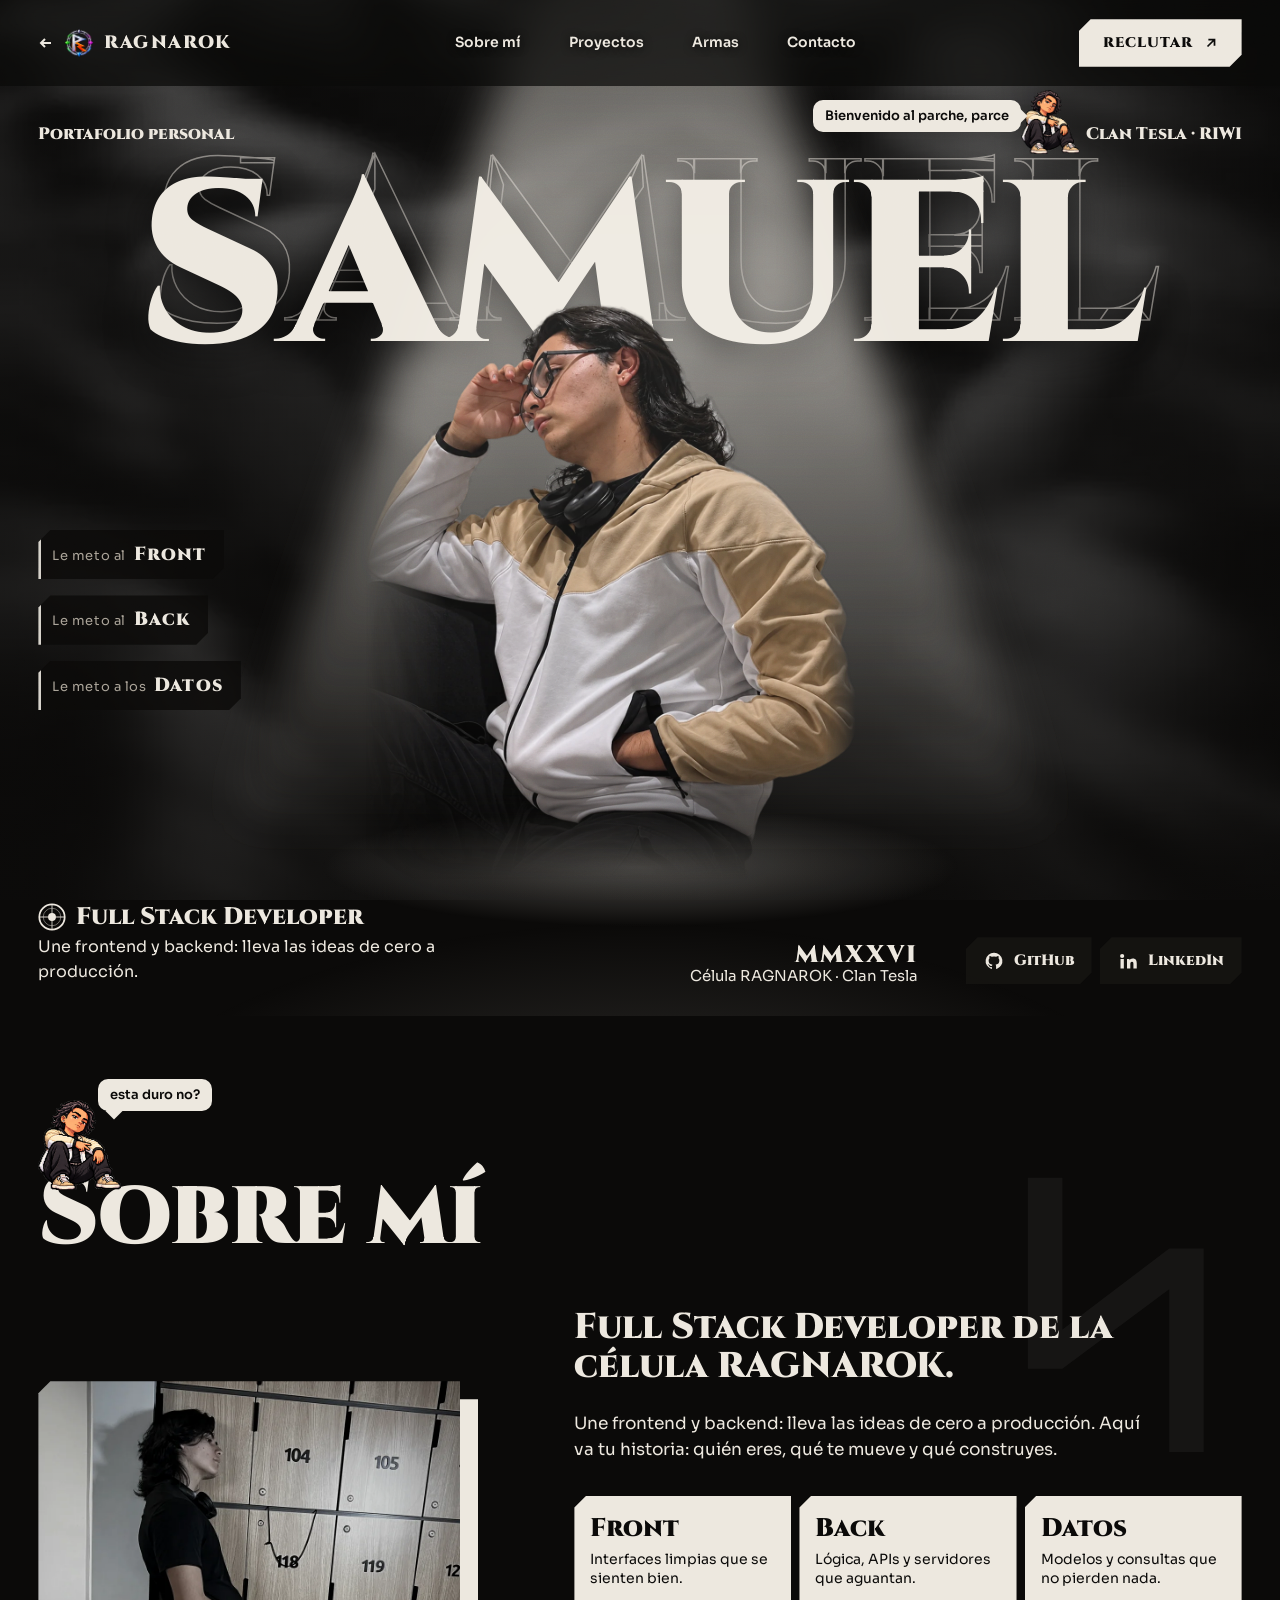
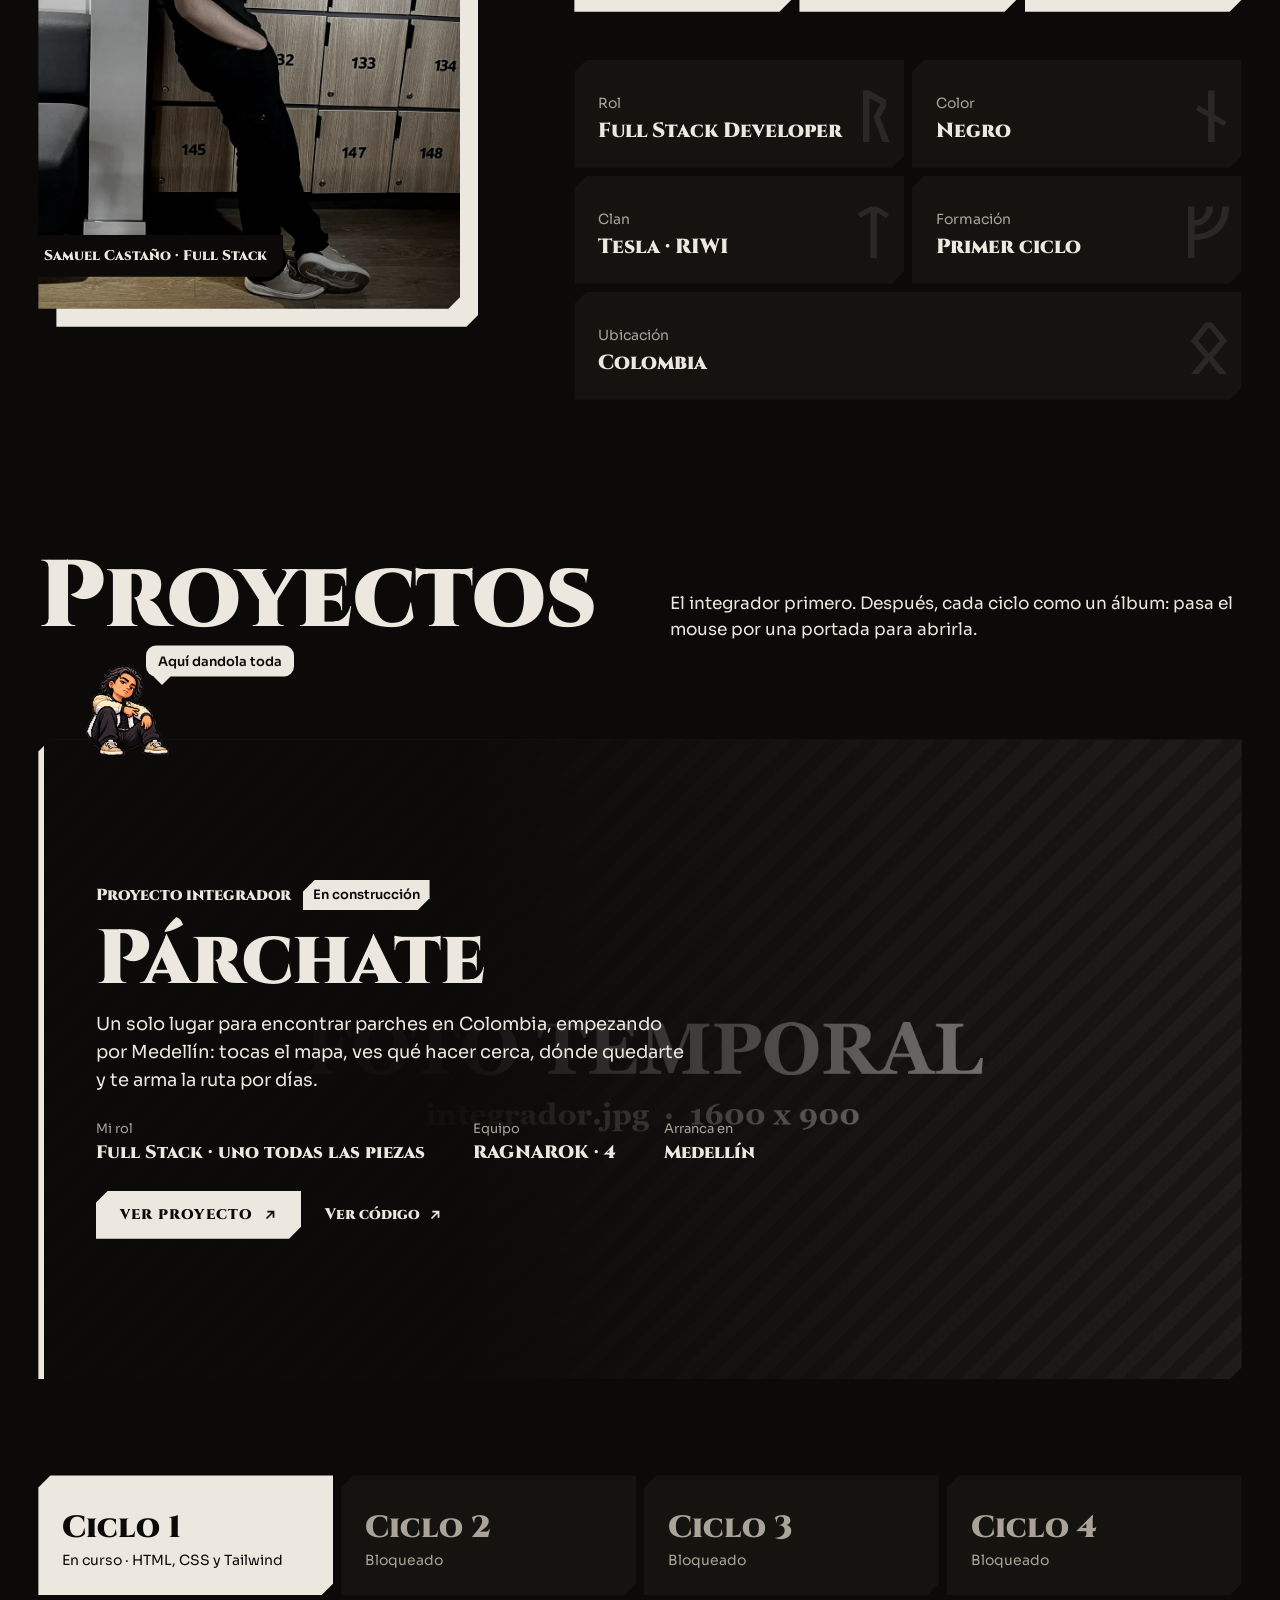
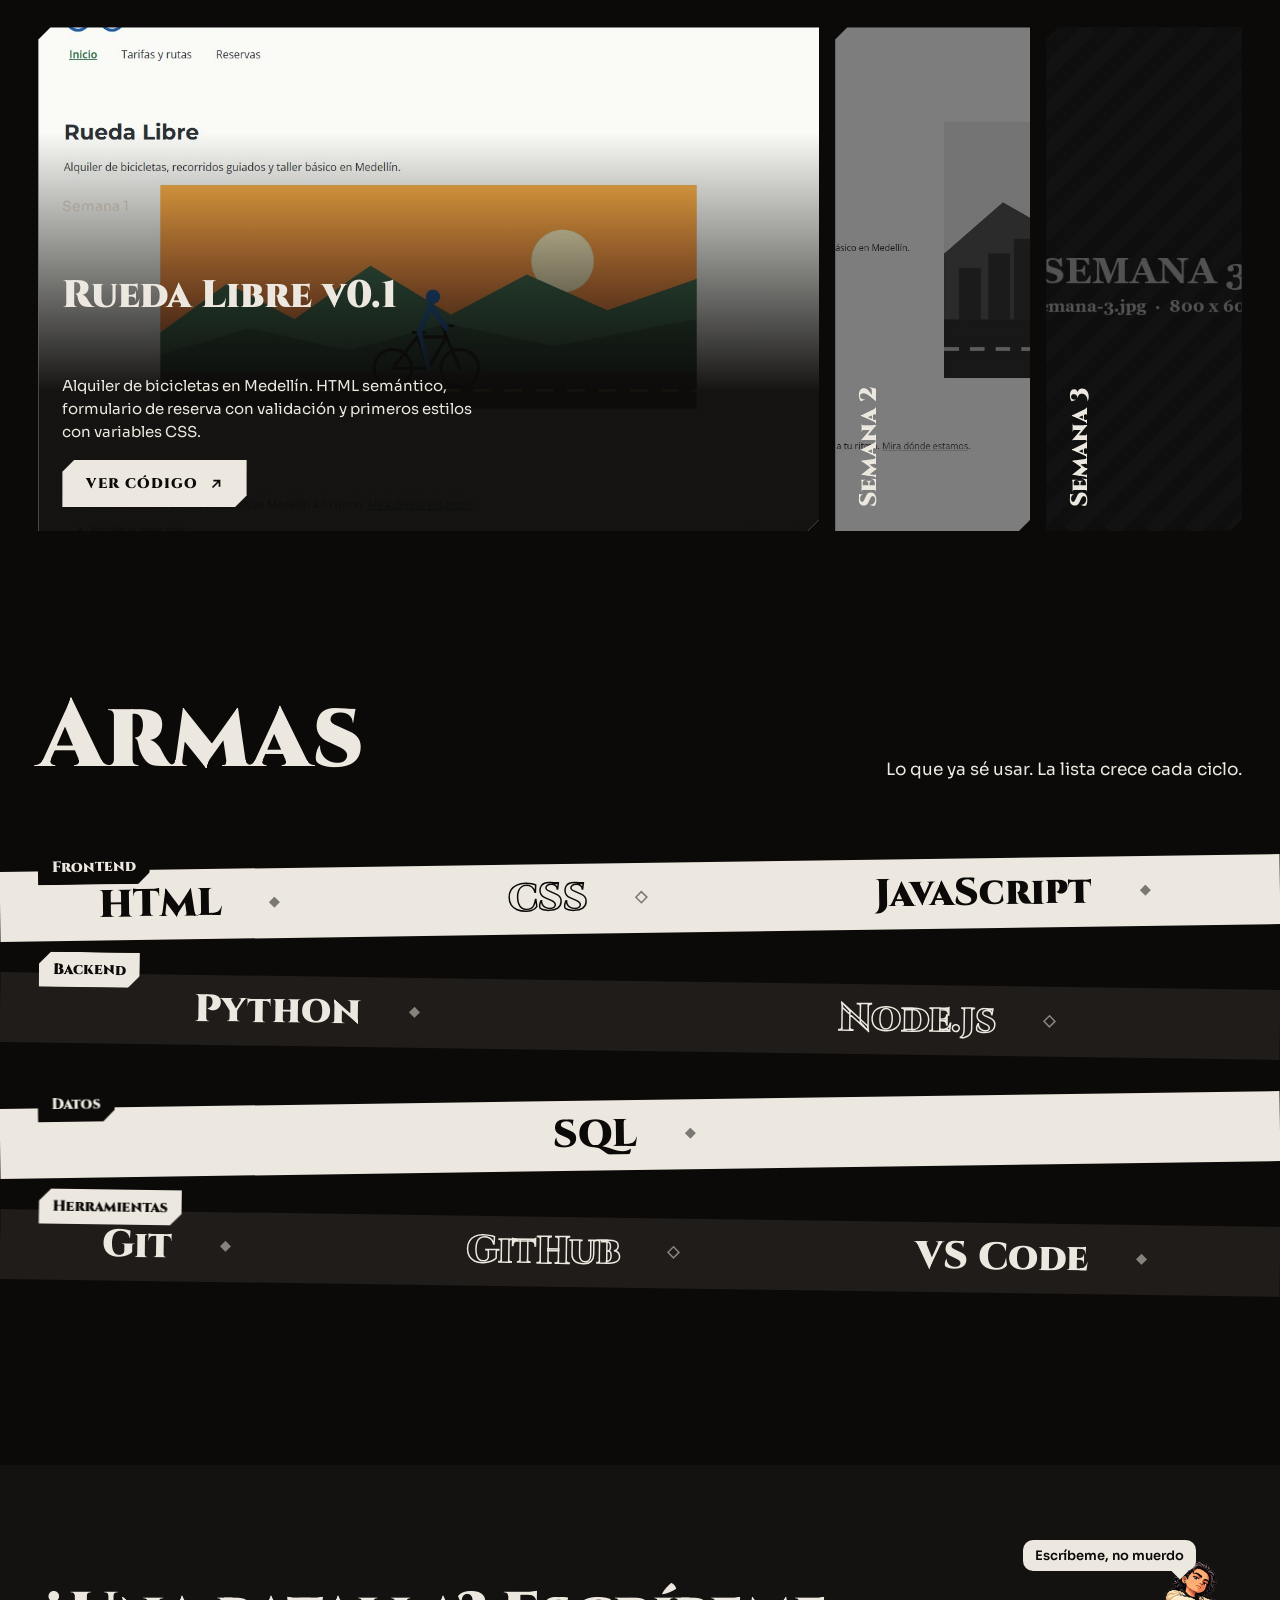
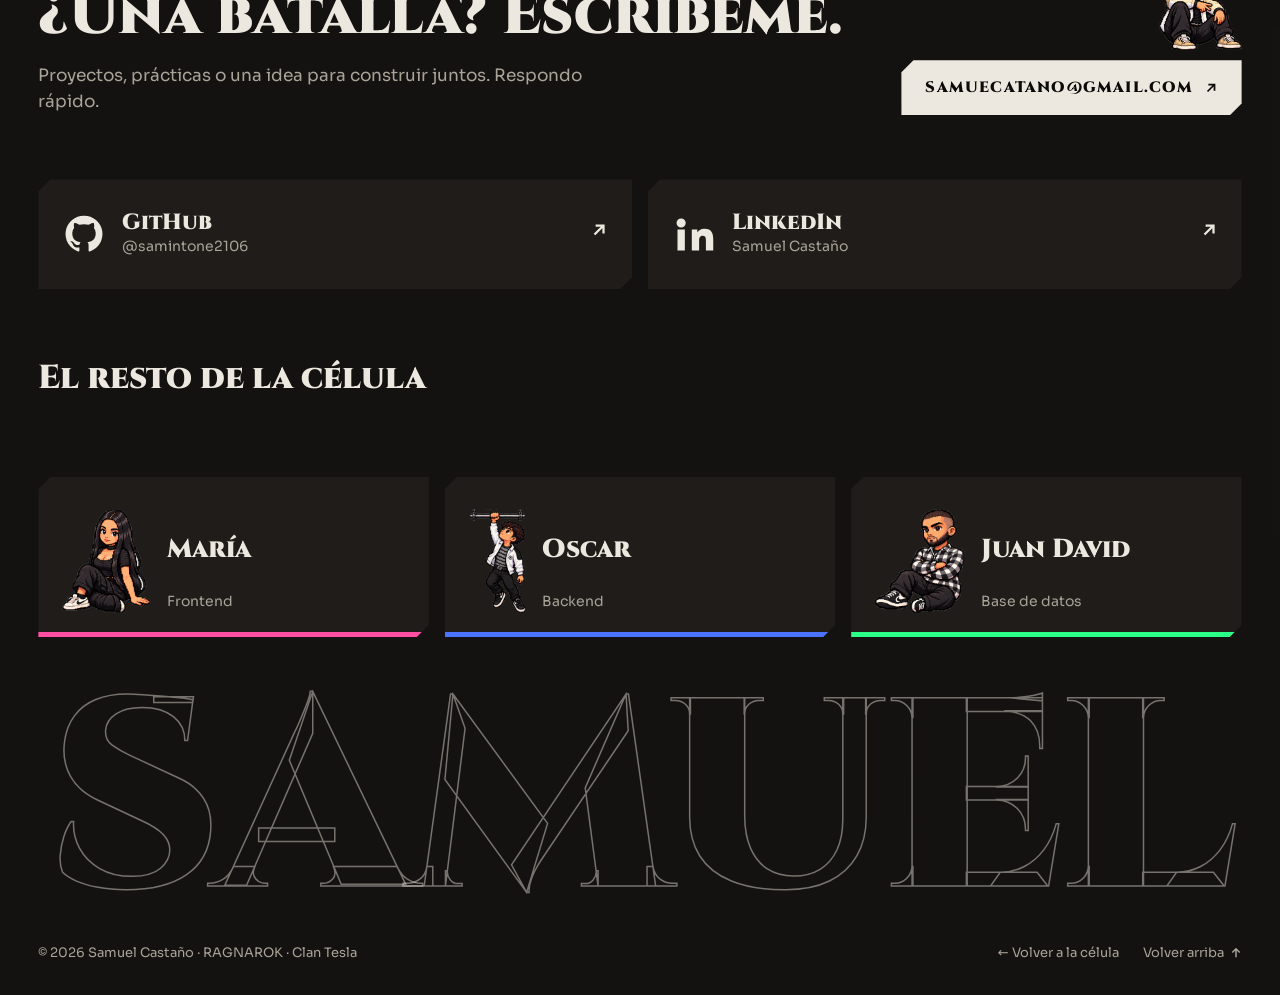
<file: miembros/negro/index.html>
<!DOCTYPE html>
<html lang="es">
<head>
  <meta charset="UTF-8">
  <meta name="viewport" content="width=device-width, initial-scale=1.0">
  <title>Samuel Castaño — RAGNAROK</title>
  <meta name="description" content="Portafolio de Samuel Castaño, Full Stack Developer de RAGNAROK, célula del Clan Tesla.">
  <link rel="preconnect" href="https://fonts.googleapis.com">
  <link rel="preconnect" href="https://fonts.gstatic.com" crossorigin>
  <link href="https://fonts.googleapis.com/css2?family=Cinzel:wght@700;900&family=Noto+Sans+Runic&family=Sora:wght@400;600&display=swap" rel="stylesheet">
  <link rel="icon" href="data:image/svg+xml,%3Csvg xmlns=%27http://www.w3.org/2000/svg%27 viewBox=%270 0 120 120%27%3E%3Crect width=%27120%27 height=%27120%27 rx=%2724%27 fill=%27%230b0a09%27/%3E%3Ccircle cx=%2760%27 cy=%2760%27 r=%2748%27 fill=%27none%27 stroke=%27%23ede8df%27 stroke-width=%276%27/%3E%3Cpath d=%27M45 31V91M45 33l29 14-29 14%27 fill=%27none%27 stroke=%27%23ede8df%27 stroke-width=%2710%27/%3E%3Cpath d=%27M51 63l17 11-11 2 21 18%27 fill=%27none%27 stroke=%27%23ff6a1f%27 stroke-width=%279%27/%3E%3C/svg%3E">
  <script src="main.js" defer></script>
  <link rel="stylesheet" href="style.css">
  <!-- Estilos de Samuel, uno por sección (el de abajo puede pisar al de arriba) -->
  <link rel="stylesheet" href="css/general.css">
  <link rel="stylesheet" href="css/fondo.css">
  <link rel="stylesheet" href="css/portada.css">
  <link rel="stylesheet" href="css/sobre-mi.css">
  <link rel="stylesheet" href="css/proyectos.css">
  <link rel="stylesheet" href="css/armas.css">
  <link rel="stylesheet" href="css/contacto.css">
  <link rel="stylesheet" href="css/muneco.css">
</head>
<body data-member="negro">

  <svg width="0" height="0" style="position:absolute" aria-hidden="true">
    <symbol id="shield" viewBox="0 0 32 32"><circle cx="16" cy="16" r="14.5" fill="none" stroke="currentColor" stroke-width="2"/><path d="M16 2v28M2 16h28" stroke="currentColor" stroke-width="1.5" opacity=".6"/><circle cx="16" cy="16" r="4.5" fill="currentColor"/><circle cx="16" cy="16" r="10" fill="none" stroke="currentColor" stroke-width="1" opacity=".5"/></symbol>
    <symbol id="arrow" viewBox="0 0 16 16"><path d="M4 12 12 4M5 4h7v7" fill="none" stroke="currentColor" stroke-width="2"/></symbol>
  </svg>

  <!-- MENÚ FIJO: queda arriba siempre al bajar -->
  <nav class="nav" aria-label="Principal">
    <a class="back" href="../../index.html#guerreros">
      <svg viewBox="0 0 16 16" fill="none" stroke="currentColor" stroke-width="2" aria-hidden="true"><path d="M13 8H3M7 4 3 8l4 4"/></svg>
      <img class="logo-mark" src="../../assets/logo.png" alt="">
      RAGNAROK
    </a>
    <ul class="nav__links">
      <li><a href="#sobre-mi">Sobre mí</a></li>
      <li><a href="#proyectos">Proyectos</a></li>
      <li><a href="#skills">Armas</a></li>
      <li><a href="#contacto">Contacto</a></li>
    </ul>
    <a class="pill" href="#contacto">Reclutar <svg aria-hidden="true"><use href="#arrow"/></svg></a>
  </nav>

  <header class="m-hero" id="inicio">
    <!-- PORTADA: tu nombre sobre tu cabeza y tú debajo, bajo el reflector.
         Tu foto: assets/yo-retrato.webp (PNG/WebP SIN FONDO, vertical). -->
    <div class="poster">
      <p class="poster__side poster__side--left">Portafolio personal</p>
      <p class="poster__side poster__side--right">Clan Tesla · RIWI
        <!-- muñequito pixel: cambia el texto del globito si quieres -->
        <span class="kid kid--clan">
          <span class="kid__bubble">Bienvenido al parche, parce</span>
          <img src="assets/pixel-yo.png" width="183" height="300" alt="">
        </span>
      </p>
      <span class="poster__beam" aria-hidden="true"></span>
      <div class="poster__stack">
        <img class="poster__me" src="assets/yo-retrato.webp" width="1086" height="1278" alt="Samuel Castaño con sus audífonos y gafas">
        <h1 class="poster__name"><span class="poster__echo" aria-hidden="true">SAMUEL</span>SAMUEL</h1>
      </div>
      <ul class="poster__tags" aria-label="Lo que hago">
        <li>Le meto al <b>Front</b></li>
        <li>Le meto al <b>Back</b></li>
        <li>Le meto a los <b>Datos</b></li>
      </ul>
      <span class="poster__beam poster__beam--front" aria-hidden="true"></span>
    </div>

    <div class="m-foot">
      <p class="m-intro"><b><svg class="shield" aria-hidden="true"><use href="#shield"/></svg>Full Stack Developer</b>Une frontend y backend: lleva las ideas de cero a producción.</p>
      <p class="m-year">MMXXVI<span>Célula RAGNAROK · Clan Tesla</span></p>
      <!-- redes de arriba: cambia cada href="#contacto" por tu link -->
      <ul class="chips">
        <li><a class="chip chip--gh" href="https://github.com/samintone2106"><svg viewBox="0 0 24 24" fill="currentColor" aria-hidden="true"><path d="M12 2a10 10 0 0 0-3.2 19.5c.5.1.7-.2.7-.5v-1.7c-2.8.6-3.4-1.3-3.4-1.3-.4-1.2-1.1-1.5-1.1-1.5-.9-.6.1-.6.1-.6 1 .1 1.5 1 1.5 1 .9 1.6 2.4 1.1 3 .8.1-.7.4-1.1.6-1.3-2.2-.3-4.6-1.1-4.6-5a3.9 3.9 0 0 1 1-2.7 3.6 3.6 0 0 1 .1-2.7s.8-.3 2.8 1a9.6 9.6 0 0 1 5 0c1.9-1.3 2.8-1 2.8-1 .5 1.4.2 2.4.1 2.7a3.9 3.9 0 0 1 1 2.7c0 3.9-2.4 4.7-4.6 5 .4.3.7.9.7 1.9V21c0 .3.2.6.7.5A10 10 0 0 0 12 2Z"/></svg>GitHub</a></li>
        <li><a class="chip chip--in" href="https://www.linkedin.com/in/samue-cataño-677b82364/"><svg viewBox="0 0 24 24" fill="currentColor" aria-hidden="true"><path d="M4.98 3.5a2.5 2.5 0 1 1 0 5 2.5 2.5 0 0 1 0-5ZM3 9.5h4V21H3V9.5Zm7 0h3.8v1.6h.1c.5-1 1.8-2 3.8-2 4 0 4.8 2.6 4.8 6V21h-4v-5.2c0-1.2 0-2.8-1.7-2.8s-2 1.3-2 2.7V21h-4V9.5Z"/></svg>LinkedIn</a></li>
      </ul>
    </div>
  </header>

  <main>
    <section class="section" id="sobre-mi" aria-labelledby="t-about">
      <div class="section__head">
        <h2 class="section__title about__title" id="t-about" data-reveal>Sobre mí
          <!-- muñequito pixel: cambia el texto del globito si quieres -->
          <span class="kid kid--title">
            <span class="kid__bubble">esta duro no?</span>
            <img src="assets/pixel-yo.png" width="183" height="300" alt="">
          </span>
        </h2>
      </div>
      <div class="about">
        <!-- tu foto de Sobre mí (4:5). Original en originales/negro/recostado-casilleros.png -->
        <figure class="about__photo" data-reveal>
          <img src="assets/sobre-mi.webp" width="960" height="1200" alt="Samuel Castaño recostado contra la pared" loading="lazy">
          <figcaption class="about__tag">Samuel Castaño · Full Stack</figcaption>
        </figure>
        <div class="about__text" data-reveal style="--d:80ms">
          <p class="about__big">Full Stack Developer de la célula <em>RAGNAROK</em>.</p>
          <p class="section__lead" style="margin-top:24px">Une frontend y backend: lleva las ideas de cero a producción. Aquí va tu historia: quién eres, qué te mueve y qué construyes.</p>
          <ul class="trio">
            <li><b>Front</b>Interfaces limpias que se sienten bien.</li>
            <li><b>Back</b>Lógica, APIs y servidores que aguantan.</li>
            <li><b>Datos</b>Modelos y consultas que no pierden nada.</li>
          </ul>
        </div>
        <ul class="about__facts" data-reveal style="--d:160ms">
          <li><i aria-hidden="true">ᚱ</i><span>Rol</span><strong>Full Stack Developer</strong></li>
          <li><i aria-hidden="true">ᚾ</i><span>Color</span><strong>Negro</strong></li>
          <li><i aria-hidden="true">ᛏ</i><span>Clan</span><strong>Tesla · RIWI</strong></li>
          <li><i aria-hidden="true">ᚠ</i><span>Formación</span><strong>Primer ciclo</strong></li>
          <li><i aria-hidden="true">ᛟ</i><span>Ubicación</span><strong>Colombia</strong></li>
        </ul>
      </div>
    </section>

    <section class="section" id="proyectos" aria-labelledby="t-proj">
      <div class="section__head">
        <h2 class="section__title" id="t-proj" data-reveal>Proyectos</h2>
        <p class="section__lead">El integrador primero. Después, cada ciclo como un álbum: pasa el mouse por una portada para abrirla.</p>
      </div>
      <!-- PROYECTO INTEGRADOR: portada grande.
           Imagen: reemplaza assets/integrador.jpg (horizontal, 1600 x 900 ideal).
           Textos: cambia nombre, frase, datos y tecnologías aquí abajo. -->
      <div class="saga-wrap">
      <!-- muñequito pixel: cambia el texto del globito si quieres -->
      <span class="kid kid--saga">
        <span class="kid__bubble">Aquí dandola toda</span>
        <img src="assets/pixel-yo.png" width="183" height="300" alt="">
      </span>
      <article class="saga" data-reveal>
        <img class="saga__img" src="assets/integrador.jpg" width="1600" height="900" alt="Foto temporal del proyecto integrador" loading="lazy">
        <div class="saga__body">
          <p class="saga__kicker">Proyecto integrador <span class="saga__status">En construcción</span></p>
          <h3 class="saga__name">Párchate</h3>
          <p class="saga__text">Un solo lugar para encontrar parches en Colombia, empezando por Medellín: tocas el mapa, ves qué hacer cerca, dónde quedarte y te arma la ruta por días.</p>
          <dl class="saga__facts">
            <div><dt>Mi rol</dt><dd>Full Stack · uno todas las piezas</dd></div>
            <div><dt>Equipo</dt><dd>RAGNAROK · 4</dd></div>
            <div><dt>Arranca en</dt><dd>Medellín</dd></div>
          </dl>
          <div class="saga__actions">
            <a class="pill" href="../../index.html#integrador">Ver proyecto <svg aria-hidden="true"><use href="#arrow"/></svg></a>
            <!-- cambia href="#" por el link del repositorio de Párchate -->
            <a class="saga__link" href="#">Ver código <svg aria-hidden="true"><use href="#arrow"/></svg></a>
          </div>
        </div>
      </article>
      </div>

      <!-- CICLOS = selección de nivel. Tocas un ciclo arriba y abajo aparecen sus proyectos.
           Para agregar un proyecto a un ciclo: copia un <li class="deck__card"> completo dentro de su <ul class="deck">.
           Para abrir un ciclo nuevo: cambia su panel "Próximamente" por un <ul class="deck"> como el del ciclo 1. -->
      <div class="levels">
        <input class="levels__radio" type="radio" name="ciclo" id="ciclo-1" checked>
        <input class="levels__radio" type="radio" name="ciclo" id="ciclo-2">
        <input class="levels__radio" type="radio" name="ciclo" id="ciclo-3">
        <input class="levels__radio" type="radio" name="ciclo" id="ciclo-4">

        <div class="levels__pick">
          <label class="level" for="ciclo-1"><span class="level__name">Ciclo 1</span><span class="level__state">En curso · HTML, CSS y Tailwind</span></label>
          <label class="level level--locked" for="ciclo-2"><span class="level__name">Ciclo 2</span><span class="level__state">Bloqueado</span></label>
          <label class="level level--locked" for="ciclo-3"><span class="level__name">Ciclo 3</span><span class="level__state">Bloqueado</span></label>
          <label class="level level--locked" for="ciclo-4"><span class="level__name">Ciclo 4</span><span class="level__state">Bloqueado</span></label>
        </div>

        <div class="levels__panel levels__panel--c1">
          <ul class="deck">
            <li class="deck__card" tabindex="0">
              <img class="deck__img" src="assets/semana-1.jpg" width="1200" height="900" alt="" loading="lazy">
              <span class="deck__spine">Semana 1</span>
              <div class="deck__info">
                <p class="deck__week">Semana 1</p>
                <h4 class="deck__name">Rueda Libre v0.1</h4>
                <p class="deck__desc">Alquiler de bicicletas en Medellín. HTML semántico, formulario de reserva con validación y primeros estilos con variables CSS.</p>
                <div class="deck__actions">
                  <a class="pill" href="https://github.com/samintone2106/rueda-libre" target="_blank" rel="noopener">Ver código <svg aria-hidden="true"><use href="#arrow"/></svg></a>
                </div>
              </div>
            </li>
            <li class="deck__card" tabindex="0">
              <img class="deck__img" src="assets/semana-2.jpg" width="1200" height="900" alt="" loading="lazy">
              <span class="deck__spine">Semana 2</spn>
              <div class="deck__info">
                <p class="deck__week">Semana 2</p>
                <h4 class="deck__name">Rueda Libre v1.5</h4>
                <p class="deck__desc">La misma página, ahora responsive: Flexbox, Grid y mobile-first.</p>
                <div class="deck__actions">
                  <a class="pill" href="https://github.com/samintone2106/html-semana-2" target="_blank" rel="noopener">Ver código <svg aria-hidden="true"><use href="#arrow"/></svg></a>
                </div>
              </div>
            </li>
            <li class="deck__card" tabindex="0">
              <img class="deck__img" src="assets/semana-3.jpg" width="1200" height="900" alt="" loading="lazy">
              <span class="deck__spine">Semana 3</span>
              <div class="deck__info">
                <p class="deck__week">Semana 3</p>
                <h4 class="deck__name">Tailwind CSS</h4>
                <p class="deck__desc">Aprendiendo Tailwind. Esta semana todavía está en curso.</p>
                <div class="deck__actions">
                  <span class="deck__soon">En curso</span>
                </div>
              </div>
            </li>
          </ul>
        </div>
        <div class="levels__panel levels__panel--c2">
          <div class="locked">
            <p class="locked__title">Ciclo 2 · Próximamente</p>
            <p class="locked__text">Se desbloquea al terminar el ciclo 1. Aquí van a quedar sus proyectos.</p>
          </div>
        </div>
        <div class="levels__panel levels__panel--c3">
          <div class="locked">
            <p class="locked__title">Ciclo 3 · Próximamente</p>
            <p class="locked__text">Se desbloquea al terminar el ciclo 2. Aquí van a quedar sus proyectos.</p>
          </div>
        </div>
        <div class="levels__panel levels__panel--c4">
          <div class="locked">
            <p class="locked__title">Ciclo 4 · Próximamente</p>
            <p class="locked__text">Se desbloquea al terminar el ciclo 3. Aquí van a quedar sus proyectos.</p>
          </div>
        </div>
      </div>
    </section>

    <section class="section" id="skills" aria-labelledby="t-skills">
      <div class="section__head">
        <h2 class="section__title" id="t-skills" data-reveal>Armas</h2>
        <p class="section__lead">Lo que ya sé usar. La lista crece cada ciclo.</p>
      </div>
      <!-- ARMAS: cada franja gira sola.
           Para sumar un arma: escribe <li>Nombre</li> en LAS DOS listas de su franja
           (la segunda es la copia que hace el giro sin cortes). -->
      <div class="bands">
        <div class="band band--light">
          <h3 class="band__label">Frontend</h3>
          <div class="band__track">
            <ul class="band__list"><li>HTML</li><li>CSS</li><li>JavaScript</li></ul>
            <ul class="band__list" aria-hidden="true"><li>HTML</li><li>CSS</li><li>JavaScript</li></ul>
          </div>
        </div>
        <div class="band band--dark band--rev">
          <h3 class="band__label">Backend</h3>
          <div class="band__track">
            <ul class="band__list"><li>Python</li><li>Node.js</li></ul>
            <ul class="band__list" aria-hidden="true"><li>Python</li><li>Node.js</li></ul>
          </div>
        </div>
        <div class="band band--light">
          <h3 class="band__label">Datos</h3>
          <div class="band__track">
            <ul class="band__list"><li>SQL</li></ul>
            <ul class="band__list" aria-hidden="true"><li>SQL</li></ul>
          </div>
        </div>
        <div class="band band--dark band--rev">
          <h3 class="band__label">Herramientas</h3>
          <div class="band__track">
            <ul class="band__list"><li>Git</li><li>GitHub</li><li>VS Code</li></ul>
            <ul class="band__list" aria-hidden="true"><li>Git</li><li>GitHub</li><li>VS Code</li></ul>
          </div>
        </div>
      </div>
    </section>
  </main>

  <footer class="footer m-contact" id="contacto">
    <div class="footer__top">
      <div>
        <h2 class="footer__cta" data-reveal>¿Una batalla? <em>Escríbeme.</em></h2>
        <p class="m-contact__lead">Proyectos, prácticas o una idea para construir juntos. Respondo rápido.</p>
      </div>
      <div class="m-contact__side">
        <span class="kid kid--mail">
          <span class="kid__bubble">Escríbeme, no muerdo</span>
          <img src="assets/pixel-yo.png" width="186" height="300" alt="">
        </span>
        <a class="pill" href="mailto:samuecatano@gmail.com">samuecatano@gmail.com <svg aria-hidden="true"><use href="#arrow"/></svg></a>
      </div>
    </div>

    <!-- redes grandes: cambia href="#contacto" y @tu_usuario por los tuyos -->
    <ul class="socials">
      <li><a class="social social--gh" href="https://github.com/samintone2106"><svg viewBox="0 0 24 24" fill="currentColor" aria-hidden="true"><path d="M12 2a10 10 0 0 0-3.2 19.5c.5.1.7-.2.7-.5v-1.7c-2.8.6-3.4-1.3-3.4-1.3-.4-1.2-1.1-1.5-1.1-1.5-.9-.6.1-.6.1-.6 1 .1 1.5 1 1.5 1 .9 1.6 2.4 1.1 3 .8.1-.7.4-1.1.6-1.3-2.2-.3-4.6-1.1-4.6-5a3.9 3.9 0 0 1 1-2.7 3.6 3.6 0 0 1 .1-2.7s.8-.3 2.8 1a9.6 9.6 0 0 1 5 0c1.9-1.3 2.8-1 2.8-1 .5 1.4.2 2.4.1 2.7a3.9 3.9 0 0 1 1 2.7c0 3.9-2.4 4.7-4.6 5 .4.3.7.9.7 1.9V21c0 .3.2.6.7.5A10 10 0 0 0 12 2Z"/></svg><span class="social__name">GitHub</span><span class="social__user">@samintone2106</span><span class="social__go"><svg aria-hidden="true"><use href="#arrow"/></svg></span></a></li>
      <li><a class="social social--in" href="https://www.linkedin.com/in/samue-cataño-677b82364/"><svg viewBox="0 0 24 24" fill="currentColor" aria-hidden="true"><path d="M4.98 3.5a2.5 2.5 0 1 1 0 5 2.5 2.5 0 0 1 0-5ZM3 9.5h4V21H3V9.5Zm7 0h3.8v1.6h.1c.5-1 1.8-2 3.8-2 4 0 4.8 2.6 4.8 6V21h-4v-5.2c0-1.2 0-2.8-1.7-2.8s-2 1.3-2 2.7V21h-4V9.5Z"/></svg><span class="social__name">LinkedIn</span><span class="social__user">Samuel Castaño</span><span class="social__go"><svg aria-hidden="true"><use href="#arrow"/></svg></span></a></li>
    </ul>

    <!-- RESTO DE LA CÉLULA: cada uno dice su frase al pasar el mouse (cámbiala en crew__say) -->
    <nav class="crew" aria-label="Otros guerreros">
      <p class="crew__title">El resto de la célula</p>
      <ul class="crew__list">
        <li><a class="crew__card" href="../rosado/index.html" style="--c:var(--rosado)">
          <img src="../../assets/pixel/rosado.png" width="257" height="300" alt="" loading="lazy">
          <span class="crew__say">Ay mor, entrá y mirá lo bonito que quedó todo.</span>
          <span class="crew__name">María</span><span class="crew__role">Frontend</span>
        </a></li>
        <li><a class="crew__card" href="../azul/index.html" style="--c:var(--azul)">
          <img src="../../assets/pixel/azul.png" width="166" height="300" alt="" loading="lazy">
          <span class="crew__say">Venga que no es para eso.</span>
          <span class="crew__name">Oscar</span><span class="crew__role">Backend</span>
        </a></li>
        <li><a class="crew__card" href="../verde/index.html" style="--c:var(--verde)">
          <img src="../../assets/pixel/verde.png" width="259" height="300" alt="" loading="lazy">
          <span class="crew__say">¿Qué más pues, mi llave? Caele pa’ que veas lo que hay.</span>
          <span class="crew__name">Juan David</span><span class="crew__role">Base de datos</span>
        </a></li>
      </ul>
    </nav>

    <p class="footer__word" aria-hidden="true">SAMUEL</p>
    <div class="footer__legal">
      <span>© 2026 Samuel Castaño · RAGNAROK · Clan Tesla</span>
      <div class="footer__nav">
        <a href="../../index.html">← Volver a la célula</a>
        <a class="footer__up" href="#inicio">Volver arriba <svg aria-hidden="true"><use href="#arrow"/></svg></a>
      </div>
    </div>
  </footer>

</body>
</html>
</file>
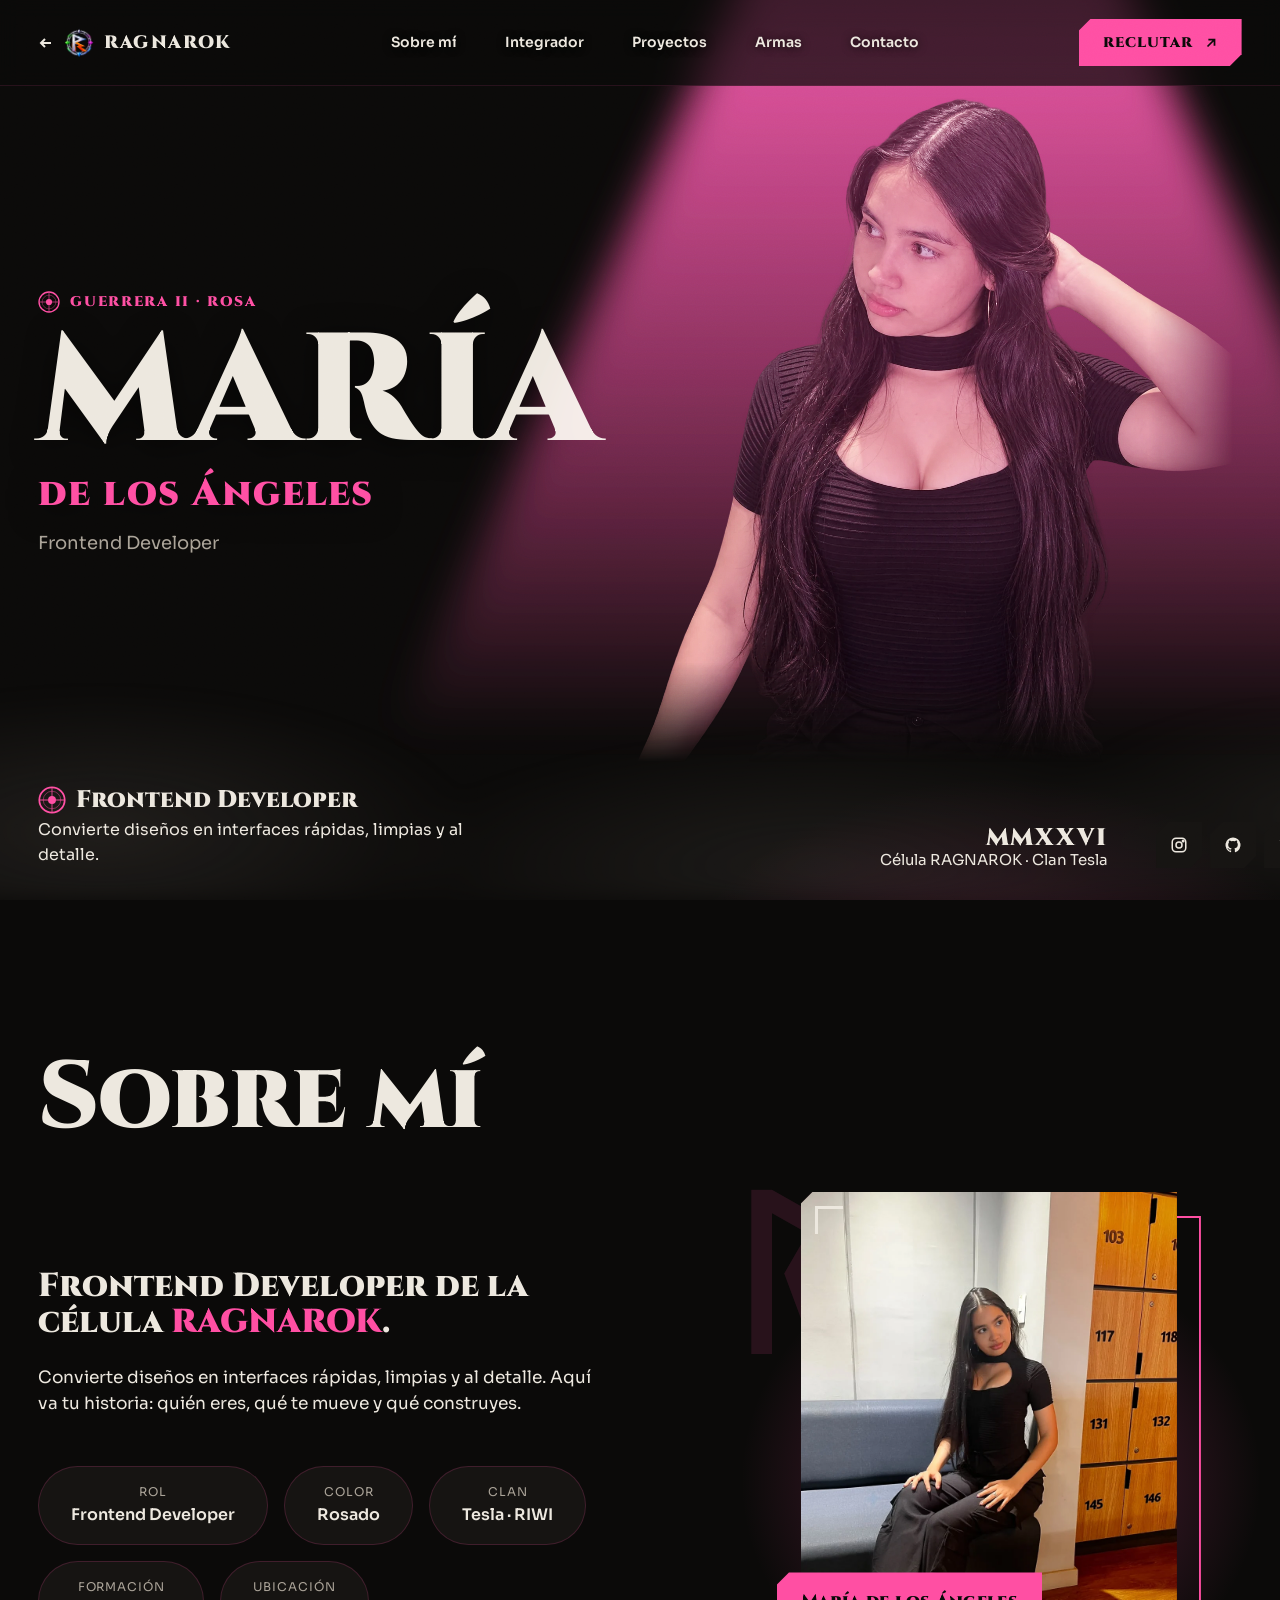
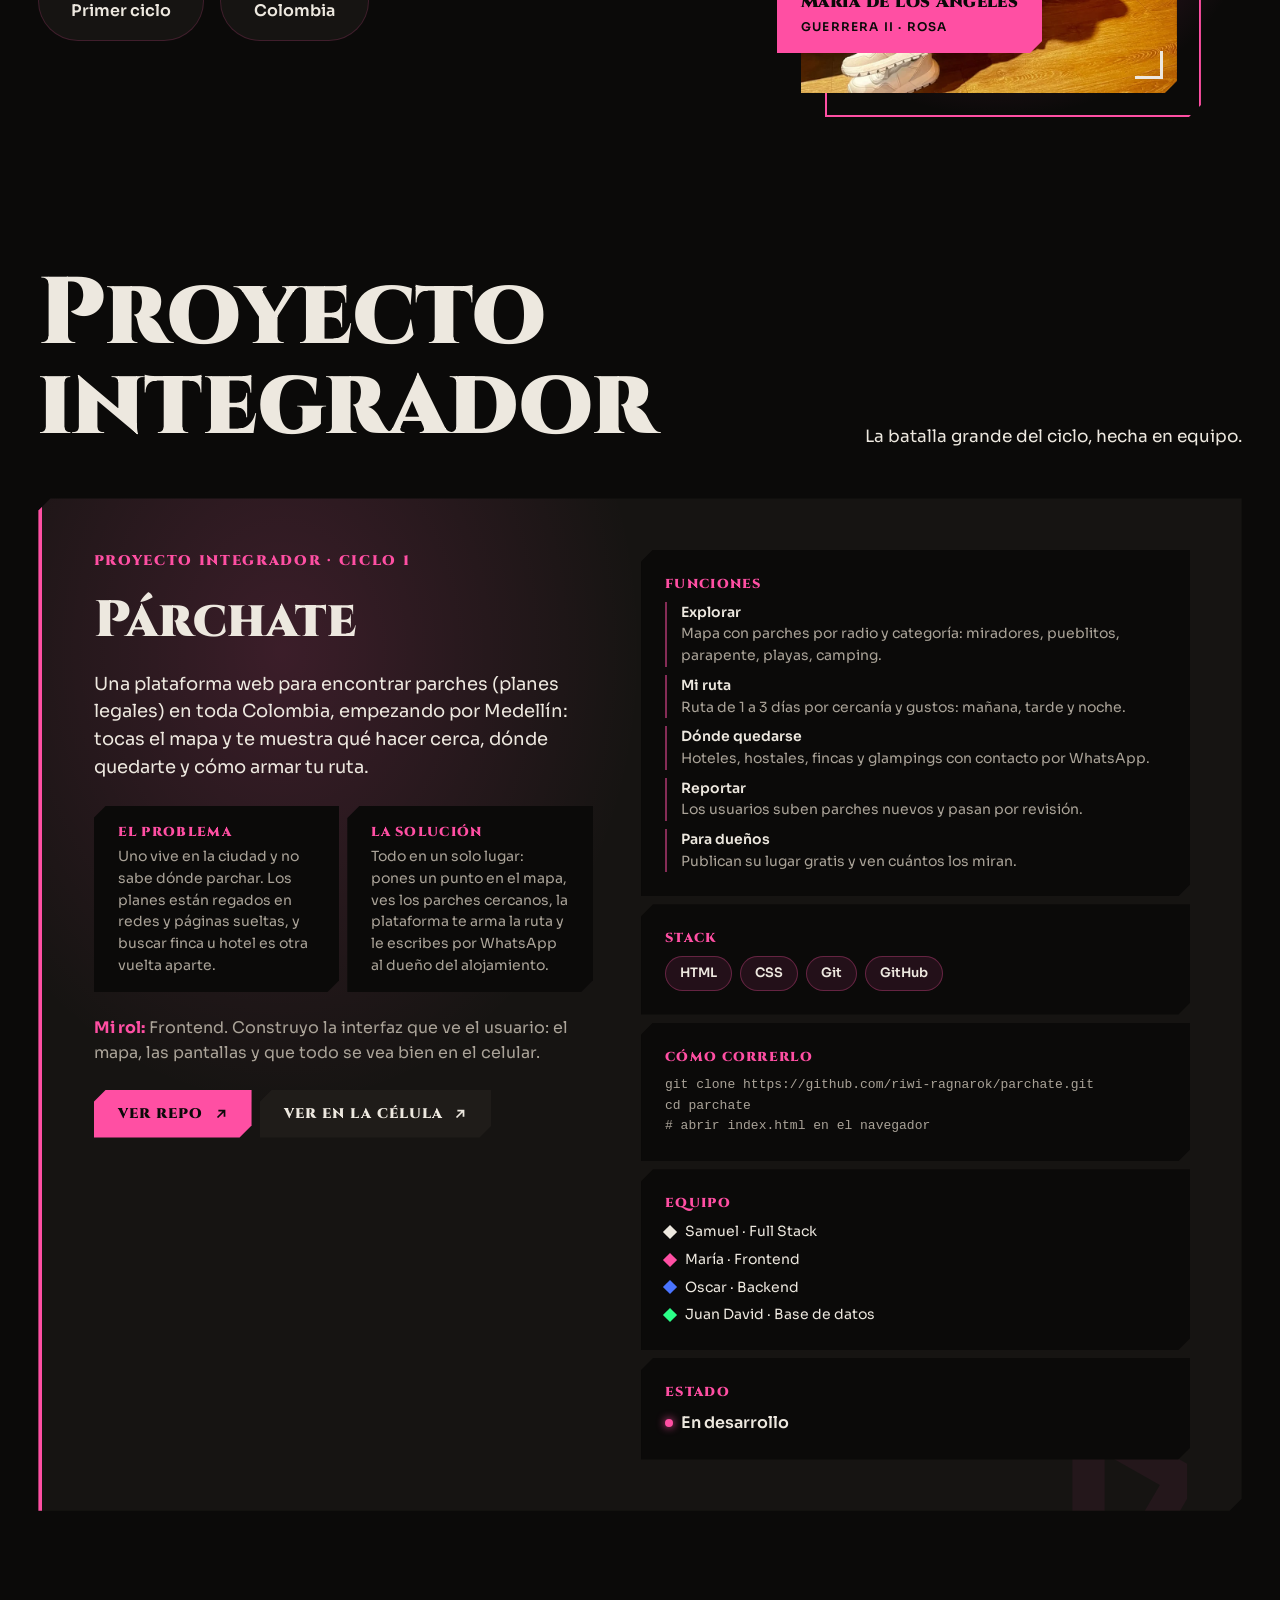
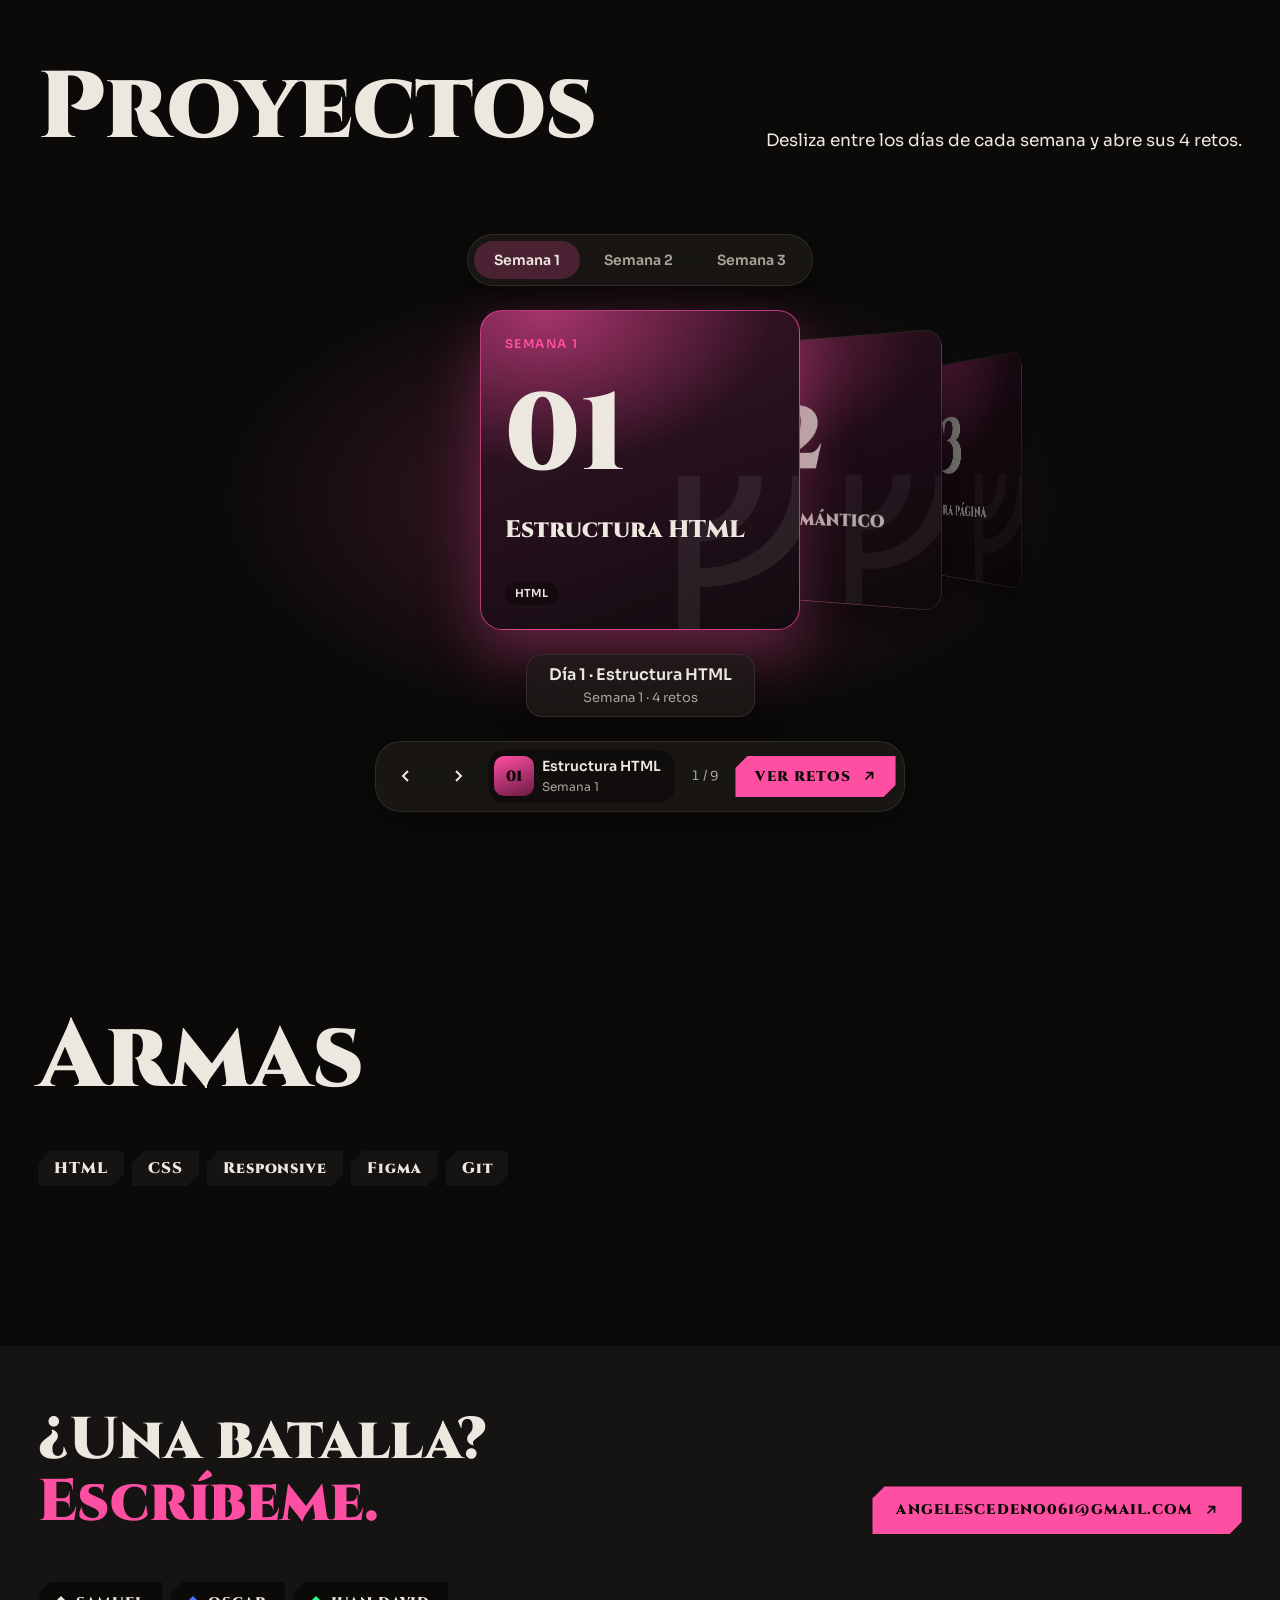
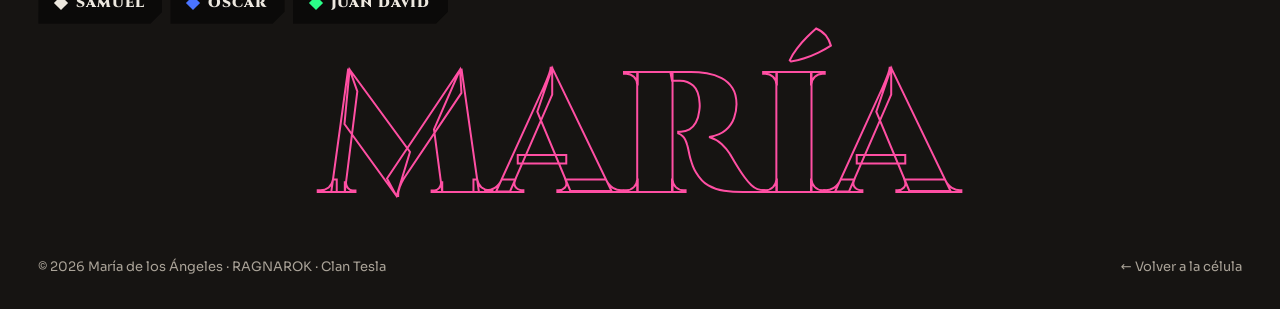
<file: miembros/rosado/index.html>
<!DOCTYPE html>
<html lang="es">
<head>
  <meta charset="UTF-8">
  <meta name="viewport" content="width=device-width, initial-scale=1.0">
  <title>María de los Ángeles — RAGNAROK</title>
  <meta name="description" content="Portafolio de María de los Ángeles, Frontend Developer de RAGNAROK, célula del Clan Tesla.">
  <link rel="preconnect" href="https://fonts.googleapis.com">
  <link rel="preconnect" href="https://fonts.gstatic.com" crossorigin>
  <link href="https://fonts.googleapis.com/css2?family=Cinzel:wght@700;900&family=Noto+Sans+Runic&family=Sora:wght@400;600&display=swap" rel="stylesheet">
  <link rel="icon" href="data:image/svg+xml,%3Csvg xmlns=%27http://www.w3.org/2000/svg%27 viewBox=%270 0 120 120%27%3E%3Crect width=%27120%27 height=%27120%27 rx=%2724%27 fill=%27%230b0a09%27/%3E%3Ccircle cx=%2760%27 cy=%2760%27 r=%2748%27 fill=%27none%27 stroke=%27%23ede8df%27 stroke-width=%276%27/%3E%3Cpath d=%27M45 31V91M45 33l29 14-29 14%27 fill=%27none%27 stroke=%27%23ede8df%27 stroke-width=%2710%27/%3E%3Cpath d=%27M51 63l17 11-11 2 21 18%27 fill=%27none%27 stroke=%27%23ff6a1f%27 stroke-width=%279%27/%3E%3C/svg%3E">
  <script src="main.js" defer></script>
  <link rel="stylesheet" href="style.css">
  <link rel="stylesheet" href="member.css">
</head>
<body data-member="rosado">

  <svg width="0" height="0" style="position:absolute" aria-hidden="true">
    <symbol id="shield" viewBox="0 0 32 32"><circle cx="16" cy="16" r="14.5" fill="none" stroke="currentColor" stroke-width="2"/><path d="M16 2v28M2 16h28" stroke="currentColor" stroke-width="1.5" opacity=".6"/><circle cx="16" cy="16" r="4.5" fill="currentColor"/><circle cx="16" cy="16" r="10" fill="none" stroke="currentColor" stroke-width="1" opacity=".5"/></symbol>
    <symbol id="arrow" viewBox="0 0 16 16"><path d="M4 12 12 4M5 4h7v7" fill="none" stroke="currentColor" stroke-width="2"/></symbol>
  </svg>

  <!-- MENÚ FIJO: se queda arriba al bajar -->
  <nav class="nav" aria-label="Principal">
    <a class="back" href="../../index.html#guerreros">
      <svg viewBox="0 0 16 16" fill="none" stroke="currentColor" stroke-width="2" aria-hidden="true"><path d="M13 8H3M7 4 3 8l4 4"/></svg>
      <img class="logo-mark" src="../../assets/logo.png" alt="">
      RAGNAROK
    </a>
    <ul class="nav__links">
      <li><a href="#sobre-mi">Sobre mí</a></li>
      <li><a href="#integrador">Integrador</a></li>
      <li><a href="#proyectos">Proyectos</a></li>
      <li><a href="#skills">Armas</a></li>
      <li><a href="#contacto">Contacto</a></li>
    </ul>
    <a class="pill" href="#contacto">Reclutar <svg aria-hidden="true"><use href="#arrow"/></svg></a>
  </nav>

  <header class="m-hero" id="inicio">
    <!-- PORTADA: nombre a la izquierda, foto a la derecha -->
    <div class="m-stage">
      <div class="m-name">
        <p class="m-kicker"><svg class="shield" aria-hidden="true"><use href="#shield"/></svg>Guerrera II · Rosa</p>
        <h1 class="m-title">MARÍA<span>de los Ángeles</span></h1>
        <p class="m-role">Frontend Developer</p>
      </div>
      <figure class="m-figure">
        <span class="m-beam" aria-hidden="true"></span>
        <img class="m-photo" src="../../assets/rosado-portada.webp" width="1186" height="1312" alt="María de los Ángeles, Frontend Developer de RAGNAROK, bajo su reflector rosa">
        <span class="m-beam m-beam--front" aria-hidden="true"></span>
      </figure>
    </div>

    <div class="smoke" aria-hidden="true"></div>

    <div class="m-foot">
      <p class="m-intro"><b><svg class="shield" aria-hidden="true"><use href="#shield"/></svg>Frontend Developer</b>Convierte diseños en interfaces rápidas, limpias y al detalle.</p>
      <p class="m-year">MMXXVI<span>Célula RAGNAROK · Clan Tesla</span></p>
      <div class="m-socials">
        <a class="icon-btn" href="#contacto" aria-label="Instagram">
          <svg viewBox="0 0 24 24" fill="none" stroke="currentColor" stroke-width="2" aria-hidden="true"><rect x="3" y="3" width="18" height="18" rx="5"/><circle cx="12" cy="12" r="4"/><circle cx="17.5" cy="6.5" r="1" fill="currentColor"/></svg>
        </a>
        <a class="icon-btn" href="#contacto" aria-label="GitHub">
          <svg viewBox="0 0 24 24" fill="currentColor" aria-hidden="true"><path d="M12 2a10 10 0 0 0-3.2 19.5c.5.1.7-.2.7-.5v-1.7c-2.8.6-3.4-1.3-3.4-1.3-.4-1.2-1.1-1.5-1.1-1.5-.9-.6.1-.6.1-.6 1 .1 1.5 1 1.5 1 .9 1.6 2.4 1.1 3 .8.1-.7.4-1.1.6-1.3-2.2-.3-4.6-1.1-4.6-5a3.9 3.9 0 0 1 1-2.7 3.6 3.6 0 0 1 .1-2.7s.8-.3 2.8 1a9.6 9.6 0 0 1 5 0c1.9-1.3 2.8-1 2.8-1 .5 1.4.2 2.4.1 2.7a3.9 3.9 0 0 1 1 2.7c0 3.9-2.4 4.7-4.6 5 .4.3.7.9.7 1.9V21c0 .3.2.6.7.5A10 10 0 0 0 12 2Z"/></svg>
        </a>
        <a class="icon-btn" href="#contacto" aria-label="LinkedIn">
          <svg viewBox="0 0 24 24" fill="currentColor" aria-hidden="true"><path d="M4.98 3.5a2.5 2.5 0 1 1 0 5 2.5 2.5 0 0 1 0-5ZM3 9.5h4V21H3V9.5Zm7 0h3.8v1.6h.1c.5-1 1.8-2 3.8-2 4 0 4.8 2.6 4.8 6V21h-4v-5.2c0-1.2 0-2.8-1.7-2.8s-2 1.3-2 2.7V21h-4V9.5Z"/></svg>
        </a>
      </div>
    </div>
  </header>

  <main>
    <!-- SOBRE MÍ -->
    <section class="section" id="sobre-mi" aria-labelledby="t-about">
      <div class="section__head"><h2 class="section__title" id="t-about" data-reveal>Sobre mí</h2></div>
      <div class="about">
        <div class="about__info">
          <div data-reveal>
            <p class="about__big">Frontend Developer de la célula <em>RAGNAROK</em>.</p>
            <p class="section__lead about__lead">Convierte diseños en interfaces rápidas, limpias y al detalle. Aquí va tu historia: quién eres, qué te mueve y qué construyes.</p>
          </div>
          <!-- burbujas: al pasar el mouse suben un poco y se pintan de rosa -->
          <ul class="bubbles" data-reveal>
            <li class="bubble" tabindex="0"><span>Rol</span><strong>Frontend Developer</strong></li>
            <li class="bubble" tabindex="0"><span>Color</span><strong>Rosado</strong></li>
            <li class="bubble" tabindex="0"><span>Clan</span><strong>Tesla · RIWI</strong></li>
            <li class="bubble" tabindex="0"><span>Formación</span><strong>Primer ciclo</strong></li>
            <li class="bubble" tabindex="0"><span>Ubicación</span><strong>Colombia</strong></li>
          </ul>
        </div>

        <!-- FOTO de Sobre mí (sin animaciones). Cambia el src por tu foto. -->
        <figure class="about__photo">
          <span class="about__rune" aria-hidden="true">ᚱ</span>
          <div class="about__frame">
            <img src="assets/sobre-mi.webp" width="960" height="1280" alt="Foto de María de los Ángeles" loading="lazy">
            <span class="about__corner about__corner--tl" aria-hidden="true"></span>
            <span class="about__corner about__corner--br" aria-hidden="true"></span>
          </div>
          <figcaption class="about__tag"><b>María de los Ángeles</b>Guerrera II · Rosa</figcaption>
        </figure>
      </div>
    </section>

    <!-- PROYECTO INTEGRADOR -->
    <section class="section" id="integrador" aria-labelledby="t-int">
      <div class="section__head">
        <h2 class="section__title" id="t-int" data-reveal>Proyecto integrador</h2>
        <p class="section__lead">La batalla grande del ciclo, hecha en equipo.</p>
      </div>
      <article class="int" data-reveal>
        <span class="int__rune" aria-hidden="true">ᚱ</span>
        <div class="int__main">
          <p class="int__kicker">Proyecto integrador · Ciclo 1</p>
          <h3 class="int__name">Párchate</h3>
          <p class="int__text">Una plataforma web para encontrar parches (planes legales) en toda Colombia, empezando por Medellín: tocas el mapa y te muestra qué hacer cerca, dónde quedarte y cómo armar tu ruta.</p>
          <div class="int__ps">
            <div class="int__p">
              <p class="int__label">El problema</p>
              <p>Uno vive en la ciudad y no sabe dónde parchar. Los planes están regados en redes y páginas sueltas, y buscar finca u hotel es otra vuelta aparte.</p>
            </div>
            <div class="int__p">
              <p class="int__label">La solución</p>
              <p>Todo en un solo lugar: pones un punto en el mapa, ves los parches cercanos, la plataforma te arma la ruta y le escribes por WhatsApp al dueño del alojamiento.</p>
            </div>
          </div>
          <p class="int__role"><b>Mi rol:</b> Frontend. Construyo la interfaz que ve el usuario: el mapa, las pantallas y que todo se vea bien en el celular.</p>
          <div class="int__actions">
            <a class="pill" href="https://github.com/riwi-ragnarok/parchate" target="_blank" rel="noopener">Ver repo <svg aria-hidden="true"><use href="#arrow"/></svg></a>
            <a class="pill pill--ghost" href="../../index.html#integrador">Ver en la célula <svg aria-hidden="true"><use href="#arrow"/></svg></a>
          </div>
        </div>

        <!-- FICHA TÉCNICA: la configuración del proyecto -->
        <dl class="int__sheet">
          <div class="int__row">
            <dt>Funciones</dt>
            <dd><ul class="feats">
              <li><b>Explorar</b>Mapa con parches por radio y categoría: miradores, pueblitos, parapente, playas, camping.</li>
              <li><b>Mi ruta</b>Ruta de 1 a 3 días por cercanía y gustos: mañana, tarde y noche.</li>
              <li><b>Dónde quedarse</b>Hoteles, hostales, fincas y glampings con contacto por WhatsApp.</li>
              <li><b>Reportar</b>Los usuarios suben parches nuevos y pasan por revisión.</li>
              <li><b>Para dueños</b>Publican su lugar gratis y ven cuántos los miran.</li>
            </ul></dd>
          </div>
          <div class="int__row">
            <dt>Stack</dt>
            <dd><ul class="chips"><li>HTML</li><li>CSS</li><li>Git</li><li>GitHub</li></ul></dd>
          </div>
          <div class="int__row">
            <dt>Cómo correrlo</dt>
            <dd><pre class="code"><code>git clone https://github.com/riwi-ragnarok/parchate.git
cd parchate
# abrir index.html en el navegador</code></pre></dd>
          </div>
          <div class="int__row">
            <dt>Equipo</dt>
            <dd><ul class="team">
              <li><i class="c-negro"></i>Samuel · Full Stack</li>
              <li><i class="c-rosado"></i>María · Frontend</li>
              <li><i class="c-azul"></i>Oscar · Backend</li>
              <li><i class="c-verde"></i>Juan David · Base de datos</li>
            </ul></dd>
          </div>
          <div class="int__row">
            <dt>Estado</dt>
            <dd><span class="status">En desarrollo</span></dd>
          </div>
        </dl>
      </article>
    </section>

    <!-- PROYECTOS: ciclo → semanas → días → detalle -->
    <section class="section" id="proyectos" aria-labelledby="t-proj">
      <div class="section__head">
        <h2 class="section__title" id="t-proj" data-reveal>Proyectos</h2>
        <p class="section__lead">Desliza entre los días de cada semana y abre sus 4 retos.</p>
      </div>

      <div class="projects">
        <!-- CARRUSEL: arriba las semanas, en el centro los días como tarjetas, abajo los controles -->
        <div class="flow">
          <div class="flow__tabs" aria-label="Semanas">
            <button class="flow__tab" type="button" data-go="0" aria-current="true">Semana 1</button>
            <button class="flow__tab" type="button" data-go="3">Semana 2</button>
            <button class="flow__tab" type="button" data-go="6">Semana 3</button>
          </div>

          <div class="flow__stage">
            <ul class="flow__track">
              <li class="flow__item"><button class="flow__card flow__card--s1" type="button" data-index="0" data-week="0" data-title="Día 1 · Estructura HTML" data-sub="Semana 1 · 4 retos" aria-controls="s1-d1">
                <span class="flow__rune" aria-hidden="true">ᚠ</span>
                <span class="flow__week">Semana 1</span>
                <span class="flow__num">01</span>
                <span class="flow__topic">Estructura HTML</span>
                <ul class="flow__chips"><li>HTML</li></ul>
              </button></li>
              <li class="flow__item"><button class="flow__card flow__card--s1" type="button" data-index="1" data-week="0" data-title="Día 2 · HTML semántico" data-sub="Semana 1 · 4 retos" aria-controls="s1-d2">
                <span class="flow__rune" aria-hidden="true">ᚠ</span>
                <span class="flow__week">Semana 1</span>
                <span class="flow__num">02</span>
                <span class="flow__topic">HTML semántico</span>
                <ul class="flow__chips"><li>HTML</li></ul>
              </button></li>
              <li class="flow__item"><button class="flow__card flow__card--s1" type="button" data-index="2" data-week="0" data-title="Día 3 · Primera página" data-sub="Semana 1 · 4 retos" aria-controls="s1-d3">
                <span class="flow__rune" aria-hidden="true">ᚠ</span>
                <span class="flow__week">Semana 1</span>
                <span class="flow__num">03</span>
                <span class="flow__topic">Primera página</span>
                <ul class="flow__chips"><li>HTML</li></ul>
              </button></li>
              <li class="flow__item"><button class="flow__card flow__card--s2" type="button" data-index="3" data-week="1" data-title="Día 1 · Selectores y caja" data-sub="Semana 2 · 4 retos" aria-controls="s2-d1">
                <span class="flow__rune" aria-hidden="true">ᚢ</span>
                <span class="flow__week">Semana 2</span>
                <span class="flow__num">01</span>
                <span class="flow__topic">Selectores y caja</span>
                <ul class="flow__chips"><li>HTML</li><li>CSS</li></ul>
              </button></li>
              <li class="flow__item"><button class="flow__card flow__card--s2" type="button" data-index="4" data-week="1" data-title="Día 2 · Flexbox y Grid" data-sub="Semana 2 · 4 retos" aria-controls="s2-d2">
                <span class="flow__rune" aria-hidden="true">ᚢ</span>
                <span class="flow__week">Semana 2</span>
                <span class="flow__num">02</span>
                <span class="flow__topic">Flexbox y Grid</span>
                <ul class="flow__chips"><li>HTML</li><li>CSS</li></ul>
              </button></li>
              <li class="flow__item"><button class="flow__card flow__card--s2" type="button" data-index="5" data-week="1" data-title="Día 3 · Responsive" data-sub="Semana 2 · 4 retos" aria-controls="s2-d3">
                <span class="flow__rune" aria-hidden="true">ᚢ</span>
                <span class="flow__week">Semana 2</span>
                <span class="flow__num">03</span>
                <span class="flow__topic">Responsive</span>
                <ul class="flow__chips"><li>HTML</li><li>CSS</li></ul>
              </button></li>
              <li class="flow__item"><button class="flow__card flow__card--s3" type="button" data-index="6" data-week="2" data-title="Día 1 · Git" data-sub="Semana 3 · 4 retos" aria-controls="s3-d1">
                <span class="flow__rune" aria-hidden="true">ᚦ</span>
                <span class="flow__week">Semana 3</span>
                <span class="flow__num">01</span>
                <span class="flow__topic">Git</span>
                <ul class="flow__chips"><li>HTML</li><li>CSS</li><li>Git</li></ul>
              </button></li>
              <li class="flow__item"><button class="flow__card flow__card--s3" type="button" data-index="7" data-week="2" data-title="Día 2 · GitHub en equipo" data-sub="Semana 3 · 4 retos" aria-controls="s3-d2">
                <span class="flow__rune" aria-hidden="true">ᚦ</span>
                <span class="flow__week">Semana 3</span>
                <span class="flow__num">02</span>
                <span class="flow__topic">GitHub en equipo</span>
                <ul class="flow__chips"><li>HTML</li><li>CSS</li><li>Git</li></ul>
              </button></li>
              <li class="flow__item"><button class="flow__card flow__card--s3" type="button" data-index="8" data-week="2" data-title="Día 3 · Proyecto final" data-sub="Semana 3 · 4 retos" aria-controls="s3-d3">
                <span class="flow__rune" aria-hidden="true">ᚦ</span>
                <span class="flow__week">Semana 3</span>
                <span class="flow__num">03</span>
                <span class="flow__topic">Proyecto final</span>
                <ul class="flow__chips"><li>HTML</li><li>CSS</li><li>Git</li></ul>
              </button></li>
            </ul>
          </div>

          <!-- etiqueta debajo de la tarjeta del centro -->
          <p class="flow__label" aria-live="polite"><b>Día 1 · Estructura HTML</b><span>Semana 1 · 4 retos</span></p>

          <!-- barra de controles -->
          <div class="flow__bar">
            <button class="flow__btn" type="button" data-step="-1" aria-label="Día anterior"><svg viewBox="0 0 16 16" aria-hidden="true"><path d="M10 3 5 8l5 5" fill="none" stroke="currentColor" stroke-width="2"/></svg></button>
            <button class="flow__btn" type="button" data-step="1" aria-label="Día siguiente"><svg viewBox="0 0 16 16" aria-hidden="true"><path d="m6 3 5 5-5 5" fill="none" stroke="currentColor" stroke-width="2"/></svg></button>
            <span class="flow__now"><i aria-hidden="true">01</i><span><b>Estructura HTML</b><small>Semana 1</small></span></span>
            <span class="flow__count">1 / 9</span>
            <button class="pill flow__open" type="button">Ver retos <svg aria-hidden="true"><use href="#arrow"/></svg></button>
          </div>
        </div>

        <!-- DETALLE de cada día: el resumen de sus 4 retos -->
        <article class="proj-detail" id="s1-d1" hidden>
          <button class="proj-back" type="button">← Volver al carrusel</button>
          <header class="proj-detail__head">
            <p class="proj-detail__kicker">Semana 1 · Día 1</p>
            <h3 class="proj-detail__name">Estructura HTML</h3>
            <p class="proj-detail__sum">Resumen del día: qué practiqué en los 4 retos y qué me llevé.</p>
            <ul class="chips"><li>HTML</li></ul>
          </header>
          <ol class="retos">
            <li class="reto">
              <span class="reto__num">Reto 1</span>
              <h4 class="reto__name">Esqueleto de una página</h4>
              <p class="reto__text">Qué pedía el reto y cómo lo resolví, en una o dos líneas.</p>
              <a class="reto__link" href="#proyectos">Ver repo <svg aria-hidden="true"><use href="#arrow"/></svg></a>
            </li>
            <li class="reto">
              <span class="reto__num">Reto 2</span>
              <h4 class="reto__name">Encabezados y párrafos</h4>
              <p class="reto__text">Qué pedía el reto y cómo lo resolví, en una o dos líneas.</p>
              <a class="reto__link" href="#proyectos">Ver repo <svg aria-hidden="true"><use href="#arrow"/></svg></a>
            </li>
            <li class="reto">
              <span class="reto__num">Reto 3</span>
              <h4 class="reto__name">Enlaces e imágenes</h4>
              <p class="reto__text">Qué pedía el reto y cómo lo resolví, en una o dos líneas.</p>
              <a class="reto__link" href="#proyectos">Ver repo <svg aria-hidden="true"><use href="#arrow"/></svg></a>
            </li>
            <li class="reto">
              <span class="reto__num">Reto 4</span>
              <h4 class="reto__name">Listas</h4>
              <p class="reto__text">Qué pedía el reto y cómo lo resolví, en una o dos líneas.</p>
              <a class="reto__link" href="#proyectos">Ver repo <svg aria-hidden="true"><use href="#arrow"/></svg></a>
            </li> 
          </ol>
        </article>
        <article class="proj-detail" id="s1-d2" hidden>
          <button class="proj-back" type="button">← Volver al carrusel</button>
          <header class="proj-detail__head">
            <p class="proj-detail__kicker">Semana 1 · Día 2</p>
            <h3 class="proj-detail__name">HTML semántico</h3>
            <p class="proj-detail__sum">Resumen del día: qué practiqué en los 4 retos y qué me llevé.</p>
            <ul class="chips"><li>HTML</li></ul>
          </header>
          <ol class="retos">
            <li class="reto">
              <span class="reto__num">Reto 1</span>
              <h4 class="reto__name">Header, main y footer</h4>
              <p class="reto__text">Qué pedía el reto y cómo lo resolví, en una o dos líneas.</p>
              <a class="reto__link" href="#proyectos">Ver repo <svg aria-hidden="true"><use href="#arrow"/></svg></a>
            </li>
            <li class="reto">
              <span class="reto__num">Reto 2</span>
              <h4 class="reto__name">Secciones y artículos</h4>
              <p class="reto__text">Qué pedía el reto y cómo lo resolví, en una o dos líneas.</p>
              <a class="reto__link" href="#proyectos">Ver repo <svg aria-hidden="true"><use href="#arrow"/></svg></a>
            </li>
            <li class="reto">
              <span class="reto__num">Reto 3</span>
              <h4 class="reto__name">Formulario de contacto</h4>
              <p class="reto__text">Qué pedía el reto y cómo lo resolví, en una o dos líneas.</p>
              <a class="reto__link" href="#proyectos">Ver repo <svg aria-hidden="true"><use href="#arrow"/></svg></a>
            </li>
            <li class="reto">
              <span class="reto__num">Reto 4</span>
              <h4 class="reto__name">Tabla de datos</h4>
              <p class="reto__text">Qué pedía el reto y cómo lo resolví, en una o dos líneas.</p>
              <a class="reto__link" href="#proyectos">Ver repo <svg aria-hidden="true"><use href="#arrow"/></svg></a>
            </li>
          </ol>
        </article>
        <article class="proj-detail" id="s1-d3" hidden>
          <button class="proj-back" type="button">← Volver al carrusel</button>
          <header class="proj-detail__head">
            <p class="proj-detail__kicker">Semana 1 · Día 3</p>
            <h3 class="proj-detail__name">Primera página</h3>
            <p class="proj-detail__sum">Resumen del día: qué practiqué en los 4 retos y qué me llevé.</p>
            <ul class="chips"><li>HTML</li></ul>
          </header>
          <ol class="retos">
            <li class="reto">
              <span class="reto__num">Reto 1</span>
              <h4 class="reto__name">Página personal</h4>
              <p class="reto__text">Qué pedía el reto y cómo lo resolví, en una o dos líneas.</p>
              <a class="reto__link" href="#proyectos">Ver repo <svg aria-hidden="true"><use href="#arrow"/></svg></a>
            </li>
            <li class="reto">
              <span class="reto__num">Reto 2</span>
              <h4 class="reto__name">Navegación interna</h4>
              <p class="reto__text">Qué pedía el reto y cómo lo resolví, en una o dos líneas.</p>
              <a class="reto__link" href="#proyectos">Ver repo <svg aria-hidden="true"><use href="#arrow"/></svg></a>
            </li>
            <li class="reto">
              <span class="reto__num">Reto 3</span>
              <h4 class="reto__name">Galería de imágenes</h4>
              <p class="reto__text">Qué pedía el reto y cómo lo resolví, en una o dos líneas.</p>
              <a class="reto__link" href="#proyectos">Ver repo <svg aria-hidden="true"><use href="#arrow"/></svg></a>
            </li>
            <li class="reto">
              <span class="reto__num">Reto 4</span>
              <h4 class="reto__name">Publicar en GitHub</h4>
              <p class="reto__text">Qué pedía el reto y cómo lo resolví, en una o dos líneas.</p>
              <a class="reto__link" href="#proyectos">Ver repo <svg aria-hidden="true"><use href="#arrow"/></svg></a>
            </li>
          </ol>
        </article>
        <article class="proj-detail" id="s2-d1" hidden>
          <button class="proj-back" type="button">← Volver al carrusel</button>
          <header class="proj-detail__head">
            <p class="proj-detail__kicker">Semana 2 · Día 1</p>
            <h3 class="proj-detail__name">Selectores y caja</h3>
            <p class="proj-detail__sum">Resumen del día: qué practiqué en los 4 retos y qué me llevé.</p>
            <ul class="chips"><li>HTML</li><li>CSS</li></ul>
          </header>
          <ol class="retos">
            <li class="reto">
              <span class="reto__num">Reto 1</span>
              <h4 class="reto__name">Selectores y cascada</h4>
              <p class="reto__text">Qué pedía el reto y cómo lo resolví, en una o dos líneas.</p>
              <a class="reto__link" href="#proyectos">Ver repo <svg aria-hidden="true"><use href="#arrow"/></svg></a>
            </li>
            <li class="reto">
              <span class="reto__num">Reto 2</span>
              <h4 class="reto__name">Modelo de caja</h4>
              <p class="reto__text">Qué pedía el reto y cómo lo resolví, en una o dos líneas.</p>
              <a class="reto__link" href="#proyectos">Ver repo <svg aria-hidden="true"><use href="#arrow"/></svg></a>
            </li>
            <li class="reto">
              <span class="reto__num">Reto 3</span>
              <h4 class="reto__name">Colores y tipografía</h4>
              <p class="reto__text">Qué pedía el reto y cómo lo resolví, en una o dos líneas.</p>
              <a class="reto__link" href="#proyectos">Ver repo <svg aria-hidden="true"><use href="#arrow"/></svg></a>
            </li>
            <li class="reto">
              <span class="reto__num">Reto 4</span>
              <h4 class="reto__name">Botones con estados</h4>
              <p class="reto__text">Qué pedía el reto y cómo lo resolví, en una o dos líneas.</p>
              <a class="reto__link" href="#proyectos">Ver repo <svg aria-hidden="true"><use href="#arrow"/></svg></a>
            </li>
          </ol>
        </article>
        <article class="proj-detail" id="s2-d2" hidden>
          <button class="proj-back" type="button">← Volver al carrusel</button>
          <header class="proj-detail__head">
            <p class="proj-detail__kicker">Semana 2 · Día 2</p>
            <h3 class="proj-detail__name">Flexbox y Grid</h3>
            <p class="proj-detail__sum">Resumen del día: qué practiqué en los 4 retos y qué me llevé.</p>
            <ul class="chips"><li>HTML</li><li>CSS</li></ul>
          </header>
          <ol class="retos">
            <li class="reto">
              <span class="reto__num">Reto 1</span>
              <h4 class="reto__name">Menú con Flexbox</h4>
              <p class="reto__text">Qué pedía el reto y cómo lo resolví, en una o dos líneas.</p>
              <a class="reto__link" href="#proyectos">Ver repo <svg aria-hidden="true"><use href="#arrow"/></svg></a>
            </li>
            <li class="reto">
              <span class="reto__num">Reto 2</span>
              <h4 class="reto__name">Tarjetas con Flexbox</h4>
              <p class="reto__text">Qué pedía el reto y cómo lo resolví, en una o dos líneas.</p>
              <a class="reto__link" href="#proyectos">Ver repo <svg aria-hidden="true"><use href="#arrow"/></svg></a>
            </li>
            <li class="reto">
              <span class="reto__num">Reto 3</span>
              <h4 class="reto__name">Galería con Grid</h4>
              <p class="reto__text">Qué pedía el reto y cómo lo resolví, en una o dos líneas.</p>
              <a class="reto__link" href="#proyectos">Ver repo <svg aria-hidden="true"><use href="#arrow"/></svg></a>
            </li>
            <li class="reto">
              <span class="reto__num">Reto 4</span>
              <h4 class="reto__name">Layout de página con Grid</h4>
              <p class="reto__text">Qué pedía el reto y cómo lo resolví, en una o dos líneas.</p>
              <a class="reto__link" href="#proyectos">Ver repo <svg aria-hidden="true"><use href="#arrow"/></svg></a>
            </li>
          </ol>
        </article>
        <article class="proj-detail" id="s2-d3" hidden>
          <button class="proj-back" type="button">← Volver al carrusel</button>
          <header class="proj-detail__head">
            <p class="proj-detail__kicker">Semana 2 · Día 3</p>
            <h3 class="proj-detail__name">Responsive</h3>
            <p class="proj-detail__sum">Resumen del día: qué practiqué en los 4 retos y qué me llevé.</p>
            <ul class="chips"><li>HTML</li><li>CSS</li></ul>
          </header>
          <ol class="retos">
            <li class="reto">
              <span class="reto__num">Reto 1</span>
              <h4 class="reto__name">Media queries</h4>
              <p class="reto__text">Qué pedía el reto y cómo lo resolví, en una o dos líneas.</p>
              <a class="reto__link" href="#proyectos">Ver repo <svg aria-hidden="true"><use href="#arrow"/></svg></a>
            </li>
            <li class="reto">
              <span class="reto__num">Reto 2</span>
              <h4 class="reto__name">Menú para móvil</h4>
              <p class="reto__text">Qué pedía el reto y cómo lo resolví, en una o dos líneas.</p>
              <a class="reto__link" href="#proyectos">Ver repo <svg aria-hidden="true"><use href="#arrow"/></svg></a>
            </li>
            <li class="reto">
              <span class="reto__num">Reto 3</span>
              <h4 class="reto__name">Imágenes flexibles</h4>
              <p class="reto__text">Qué pedía el reto y cómo lo resolví, en una o dos líneas.</p>
              <a class="reto__link" href="#proyectos">Ver repo <svg aria-hidden="true"><use href="#arrow"/></svg></a>
            </li>
            <li class="reto">
              <span class="reto__num">Reto 4</span>
              <h4 class="reto__name">Landing responsive</h4>
              <p class="reto__text">Qué pedía el reto y cómo lo resolví, en una o dos líneas.</p>
              <a class="reto__link" href="#proyectos">Ver repo <svg aria-hidden="true"><use href="#arrow"/></svg></a>
            </li>
          </ol>
        </article>
        <article class="proj-detail" id="s3-d1" hidden>
          <button class="proj-back" type="button">← Volver al carrusel</button>
          <header class="proj-detail__head">
            <p class="proj-detail__kicker">Semana 3 · Día 1</p>
            <h3 class="proj-detail__name">Git</h3>
            <p class="proj-detail__sum">Resumen del día: qué practiqué en los 4 retos y qué me llevé.</p>
            <ul class="chips"><li>HTML</li><li>CSS</li><li>Git</li></ul>
          </header>
          <ol class="retos">
            <li class="reto">
              <span class="reto__num">Reto 1</span>
              <h4 class="reto__name">Iniciar un repositorio</h4>
              <p class="reto__text">Qué pedía el reto y cómo lo resolví, en una o dos líneas.</p>
              <a class="reto__link" href="#proyectos">Ver repo <svg aria-hidden="true"><use href="#arrow"/></svg></a>
            </li>
            <li class="reto">
              <span class="reto__num">Reto 2</span>
              <h4 class="reto__name">Commits con sentido</h4>
              <p class="reto__text">Qué pedía el reto y cómo lo resolví, en una o dos líneas.</p>
              <a class="reto__link" href="#proyectos">Ver repo <svg aria-hidden="true"><use href="#arrow"/></svg></a>
            </li>
            <li class="reto">
              <span class="reto__num">Reto 3</span>
              <h4 class="reto__name">Ramas</h4>
              <p class="reto__text">Qué pedía el reto y cómo lo resolví, en una o dos líneas.</p>
              <a class="reto__link" href="#proyectos">Ver repo <svg aria-hidden="true"><use href="#arrow"/></svg></a>
            </li>
            <li class="reto">
              <span class="reto__num">Reto 4</span>
              <h4 class="reto__name">Unir ramas</h4>
              <p class="reto__text">Qué pedía el reto y cómo lo resolví, en una o dos líneas.</p>
              <a class="reto__link" href="#proyectos">Ver repo <svg aria-hidden="true"><use href="#arrow"/></svg></a>
            </li>
          </ol>
        </article>
        <article class="proj-detail" id="s3-d2" hidden>
          <button class="proj-back" type="button">← Volver al carrusel</button>
          <header class="proj-detail__head">
            <p class="proj-detail__kicker">Semana 3 · Día 2</p>
            <h3 class="proj-detail__name">GitHub en equipo</h3>
            <p class="proj-detail__sum">Resumen del día: qué practiqué en los 4 retos y qué me llevé.</p>
            <ul class="chips"><li>HTML</li><li>CSS</li><li>Git</li></ul>
          </header>
          <ol class="retos">
            <li class="reto">
              <span class="reto__num">Reto 1</span>
              <h4 class="reto__name">Subir el repo</h4>
              <p class="reto__text">Qué pedía el reto y cómo lo resolví, en una o dos líneas.</p>
              <a class="reto__link" href="#proyectos">Ver repo <svg aria-hidden="true"><use href="#arrow"/></svg></a>
            </li>
            <li class="reto">
              <span class="reto__num">Reto 2</span>
              <h4 class="reto__name">Pull requests</h4>
              <p class="reto__text">Qué pedía el reto y cómo lo resolví, en una o dos líneas.</p>
              <a class="reto__link" href="#proyectos">Ver repo <svg aria-hidden="true"><use href="#arrow"/></svg></a>
            </li>
            <li class="reto">
              <span class="reto__num">Reto 3</span>
              <h4 class="reto__name">Resolver conflictos</h4>
              <p class="reto__text">Qué pedía el reto y cómo lo resolví, en una o dos líneas.</p>
              <a class="reto__link" href="#proyectos">Ver repo <svg aria-hidden="true"><use href="#arrow"/></svg></a>
            </li>
            <li class="reto">
              <span class="reto__num">Reto 4</span>
              <h4 class="reto__name">Trabajo en célula</h4>
              <p class="reto__text">Qué pedía el reto y cómo lo resolví, en una o dos líneas.</p>
              <a class="reto__link" href="#proyectos">Ver repo <svg aria-hidden="true"><use href="#arrow"/></svg></a>
            </li>
          </ol>
        </article>
        <article class="proj-detail" id="s3-d3" hidden>
          <button class="proj-back" type="button">← Volver al carrusel</button>
          <header class="proj-detail__head">
            <p class="proj-detail__kicker">Semana 3 · Día 3</p>
            <h3 class="proj-detail__name">Proyecto final</h3>
            <p class="proj-detail__sum">Resumen del día: qué practiqué en los 4 retos y qué me llevé.</p>
            <ul class="chips"><li>HTML</li><li>CSS</li><li>Git</li></ul>
          </header>
          <ol class="retos">
            <li class="reto">
              <span class="reto__num">Reto 1</span>
              <h4 class="reto__name">Planear la página</h4>
              <p class="reto__text">Qué pedía el reto y cómo lo resolví, en una o dos líneas.</p>
              <a class="reto__link" href="#proyectos">Ver repo <svg aria-hidden="true"><use href="#arrow"/></svg></a>
            </li>
            <li class="reto">
              <span class="reto__num">Reto 2</span>
              <h4 class="reto__name">Maquetar secciones</h4>
              <p class="reto__text">Qué pedía el reto y cómo lo resolví, en una o dos líneas.</p>
              <a class="reto__link" href="#proyectos">Ver repo <svg aria-hidden="true"><use href="#arrow"/></svg></a>
            </li>
            <li class="reto">
              <span class="reto__num">Reto 3</span>
              <h4 class="reto__name">Ajustes responsive</h4>
              <p class="reto__text">Qué pedía el reto y cómo lo resolví, en una o dos líneas.</p>
              <a class="reto__link" href="#proyectos">Ver repo <svg aria-hidden="true"><use href="#arrow"/></svg></a>
            </li>
            <li class="reto">
              <span class="reto__num">Reto 4</span>
              <h4 class="reto__name">Publicar en GitHub Pages</h4>
              <p class="reto__text">Qué pedía el reto y cómo lo resolví, en una o dos líneas.</p>
              <a class="reto__link" href="#proyectos">Ver repo <svg aria-hidden="true"><use href="#arrow"/></svg></a>
            </li>
          </ol>
        </article>
      </div>
    </section>

    <section class="section" id="skills" aria-labelledby="t-skills">
      <div class="section__head"><h2 class="section__title" id="t-skills" data-reveal>Armas</h2></div>
      <ul class="skills" data-reveal>
        <li class="skill">HTML</li><li class="skill">CSS</li><li class="skill">Responsive</li><li class="skill">Figma</li><li class="skill">Git</li>
      </ul>
    </section>
  </main>

  <footer class="footer m-contact" id="contacto">
    <div class="footer__top">
      <h2 class="footer__cta" data-reveal>¿Una batalla? <em>Escríbeme.</em></h2>
      <div class="footer__links">
        <a class="pill" href="#contacto">angelescedeno061@gmail.com <svg aria-hidden="true"><use href="#arrow"/></svg></a>
      </div>
    </div>
    <nav aria-label="Otros guerreros">
      <ul class="others">
        <li><a href="../negro/index.html"><i class="c-negro"></i>SAMUEL</a></li>
        <li><a href="../azul/index.html"><i class="c-azul"></i>OSCAR</a></li>
        <li><a href="../verde/index.html"><i class="c-verde"></i>JUAN DAVID</a></li>
      </ul>
    </nav>
    <p class="footer__word" aria-hidden="true">MARÍA</p>
    <div class="footer__legal">
      <span>© 2026 María de los Ángeles · RAGNAROK · Clan Tesla</span>
      <a href="../../index.html">← Volver a la célula</a>
    </div>
  </footer>

</body>
</html>
</file>
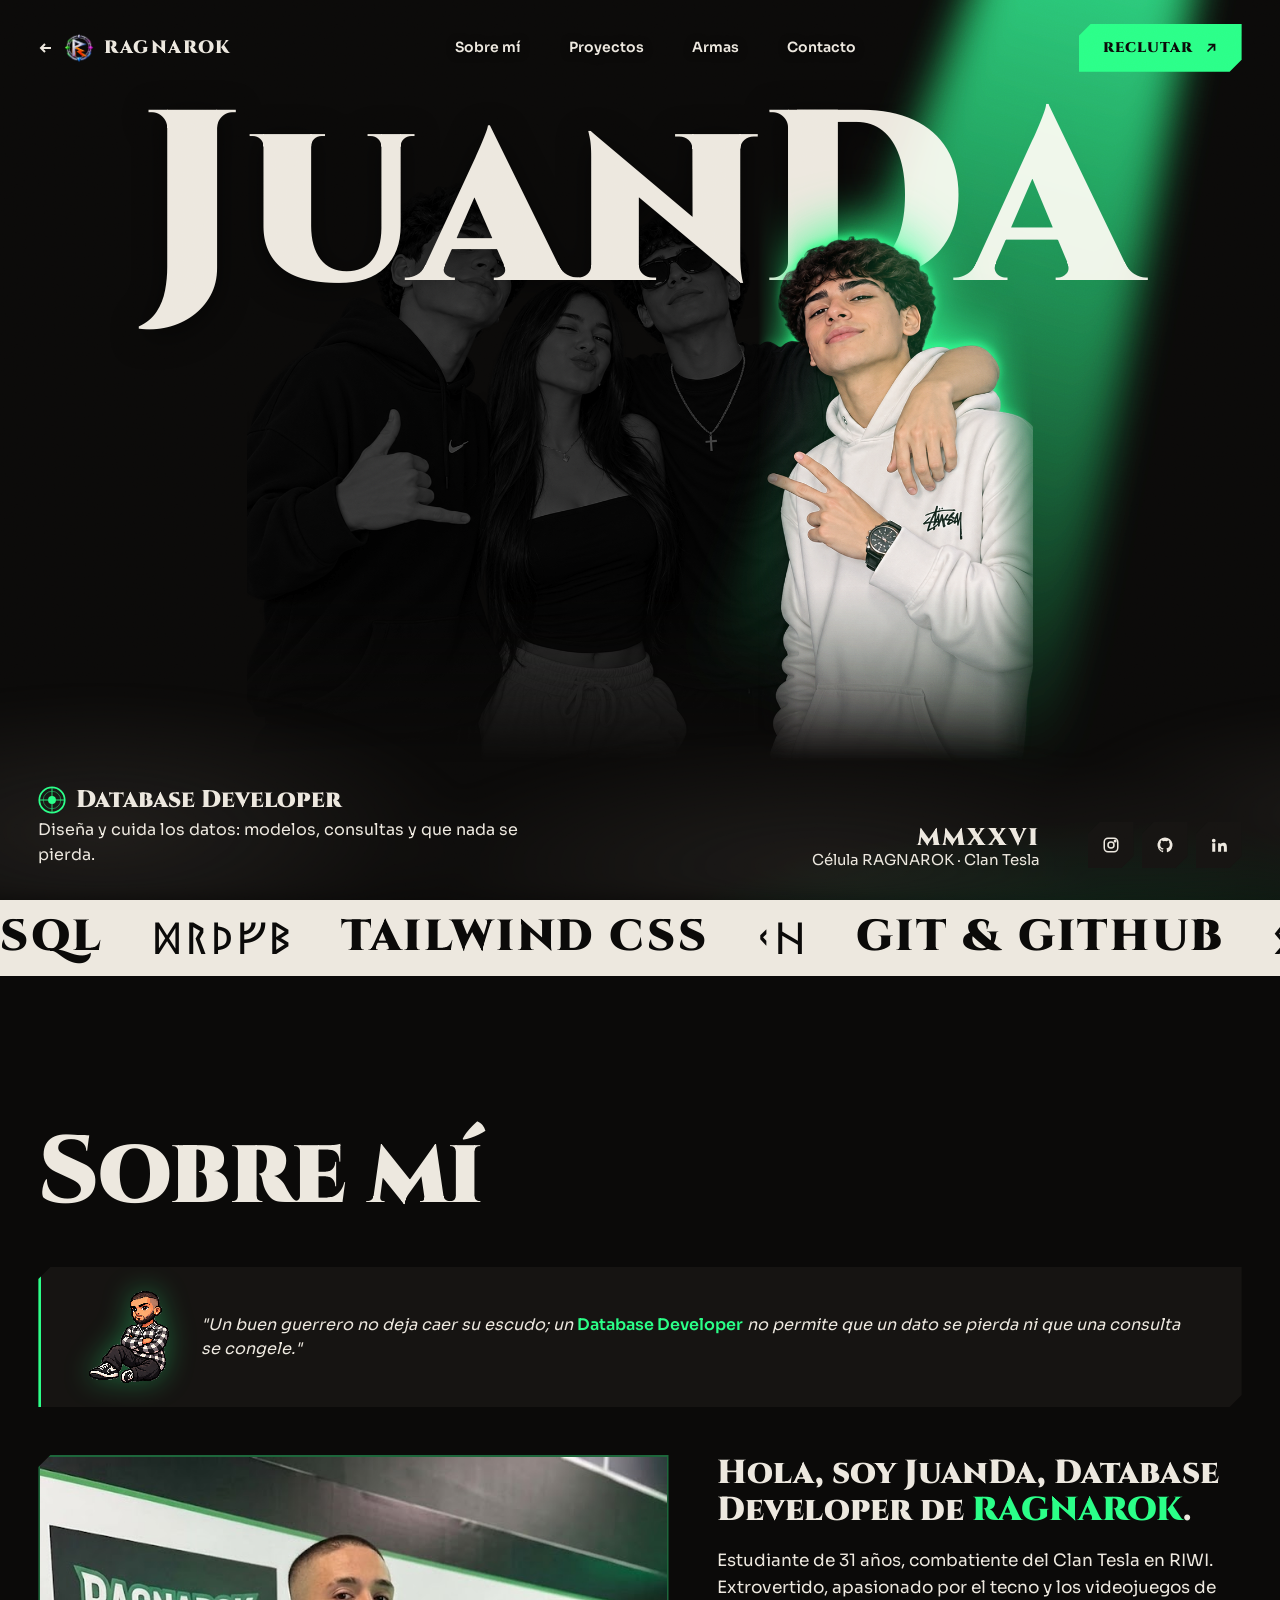
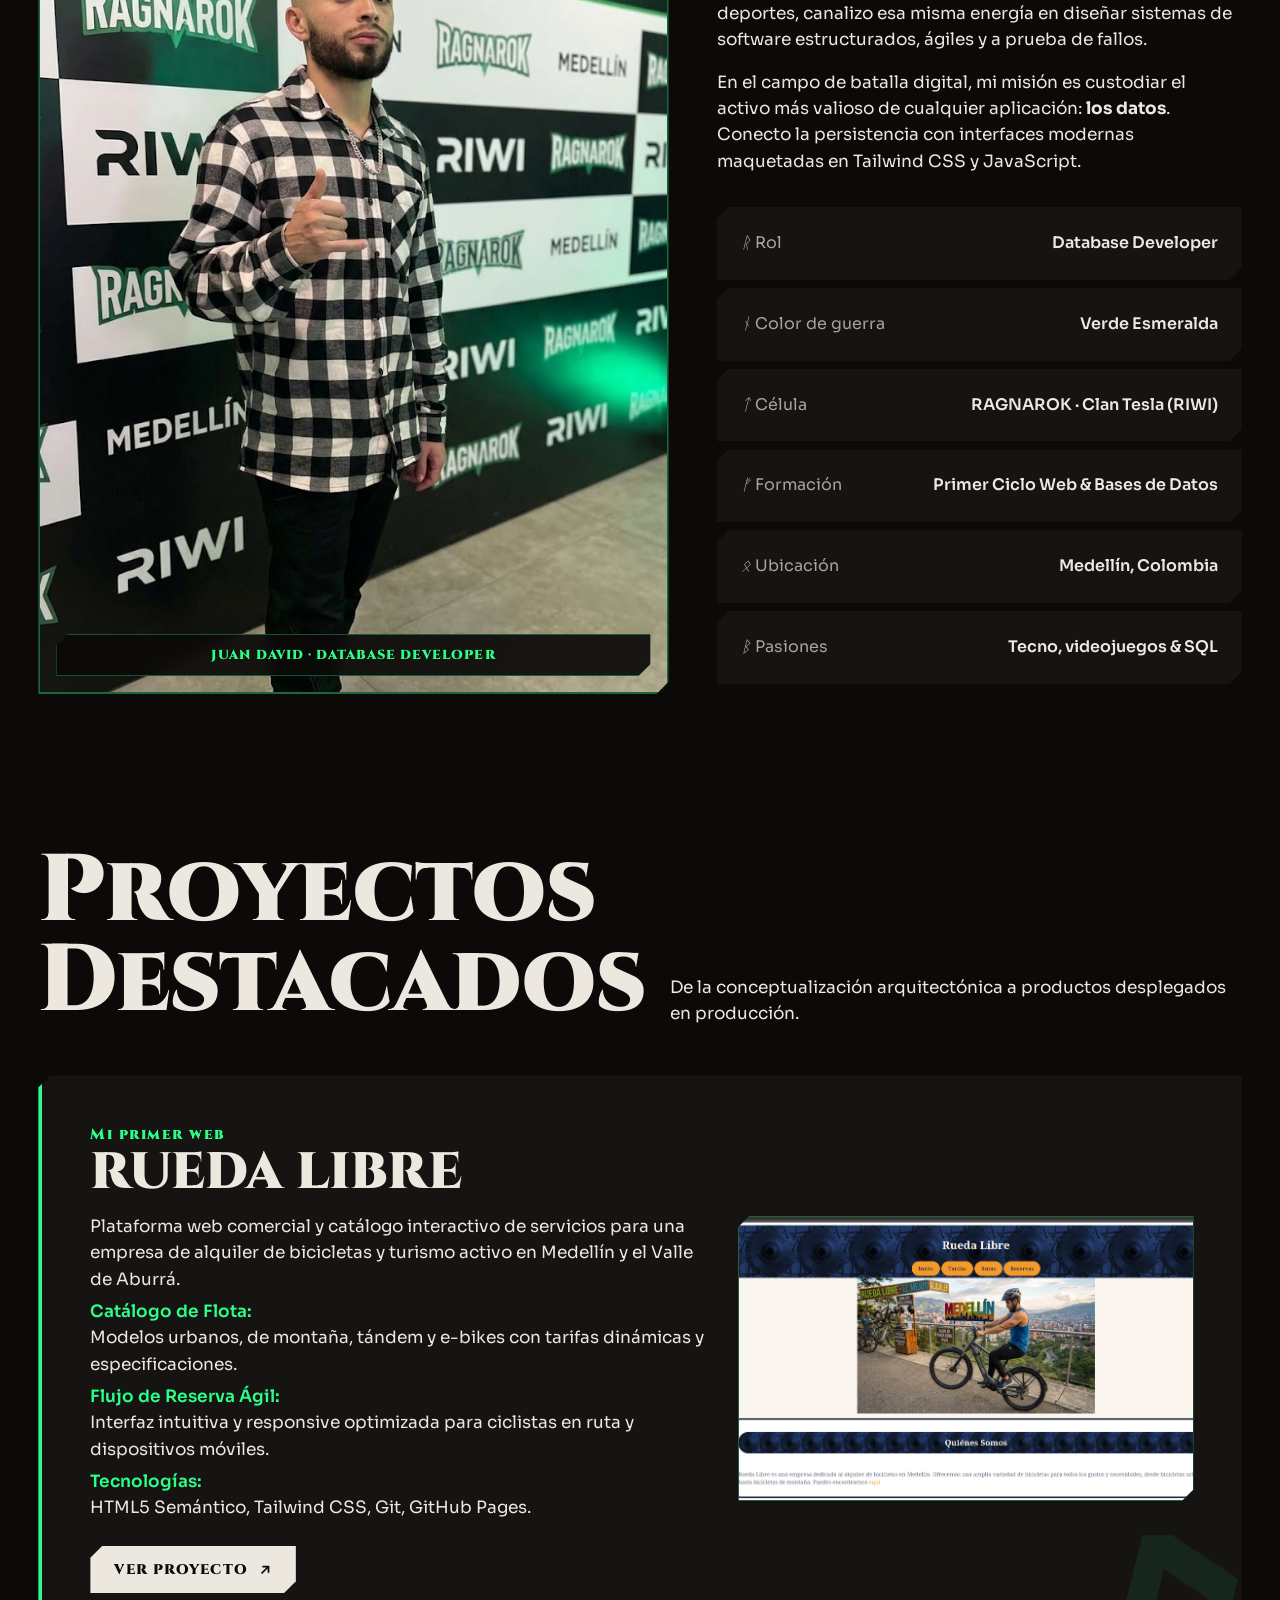
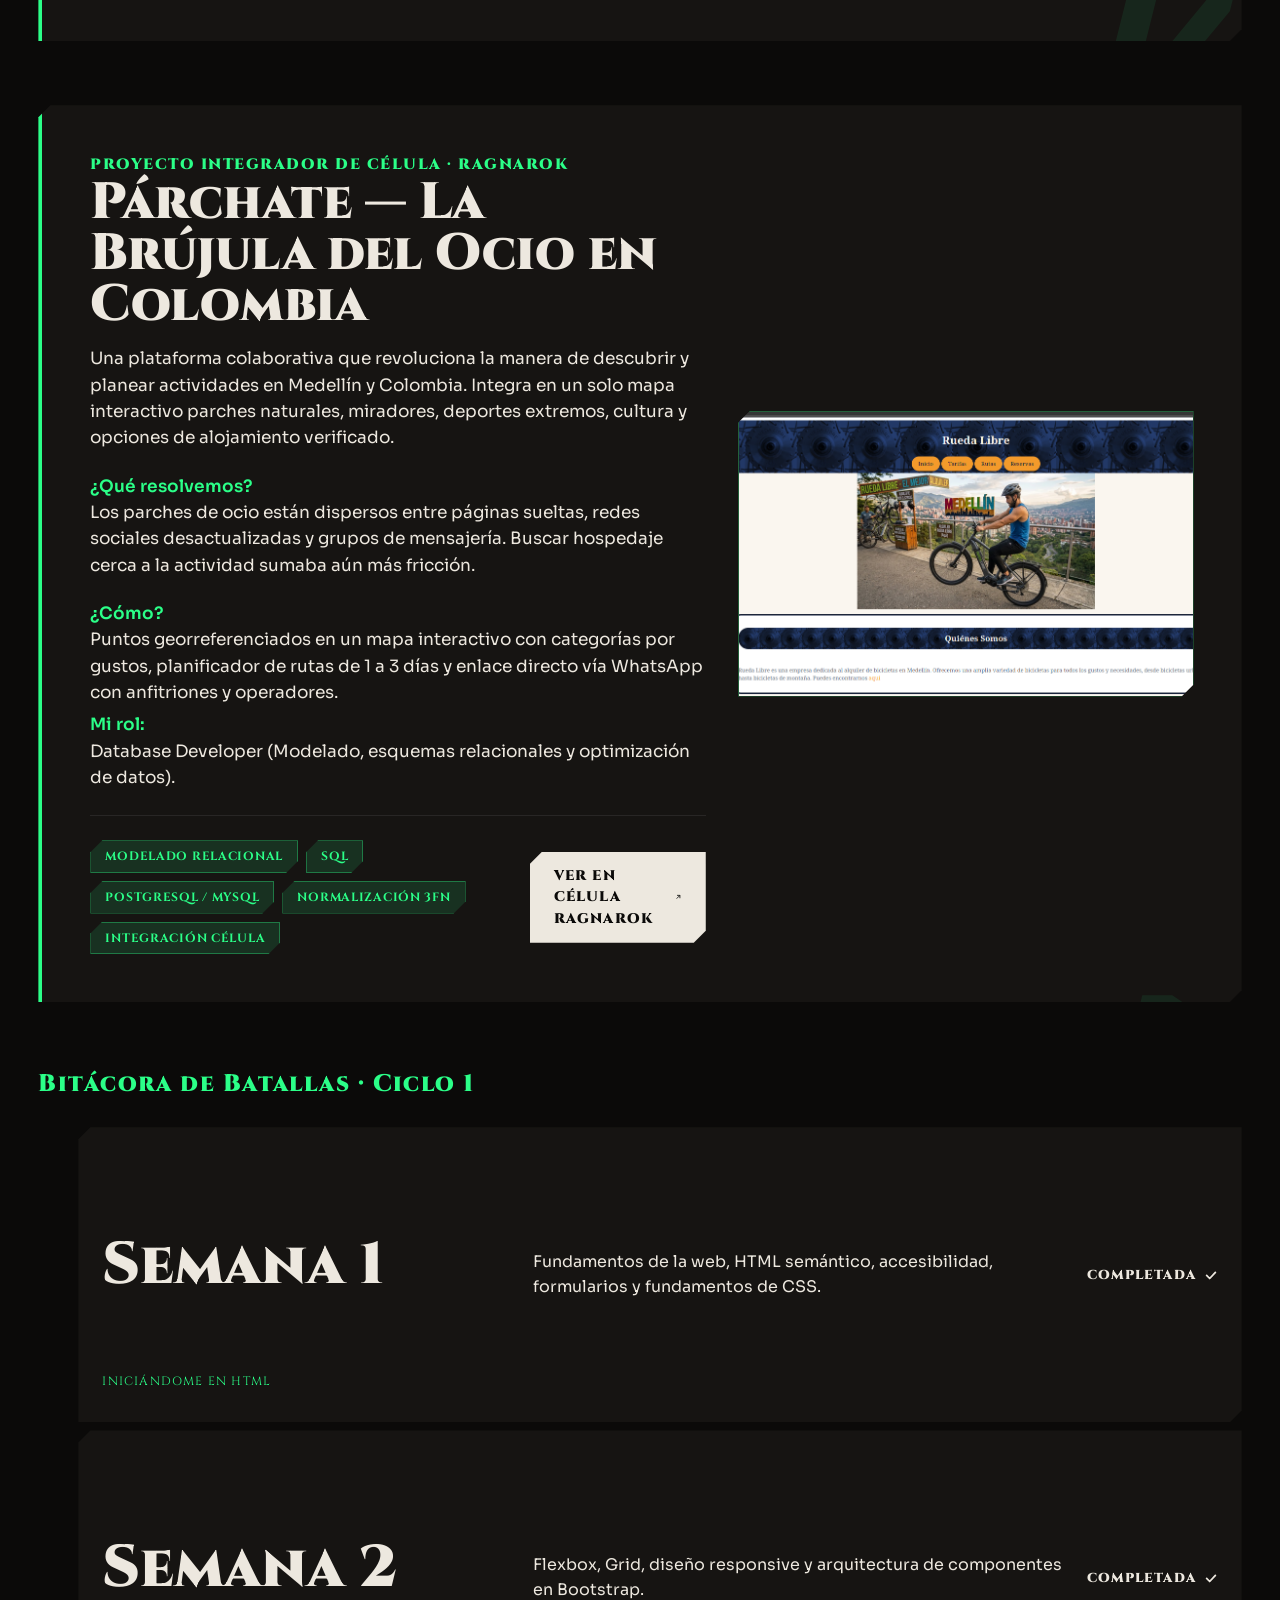
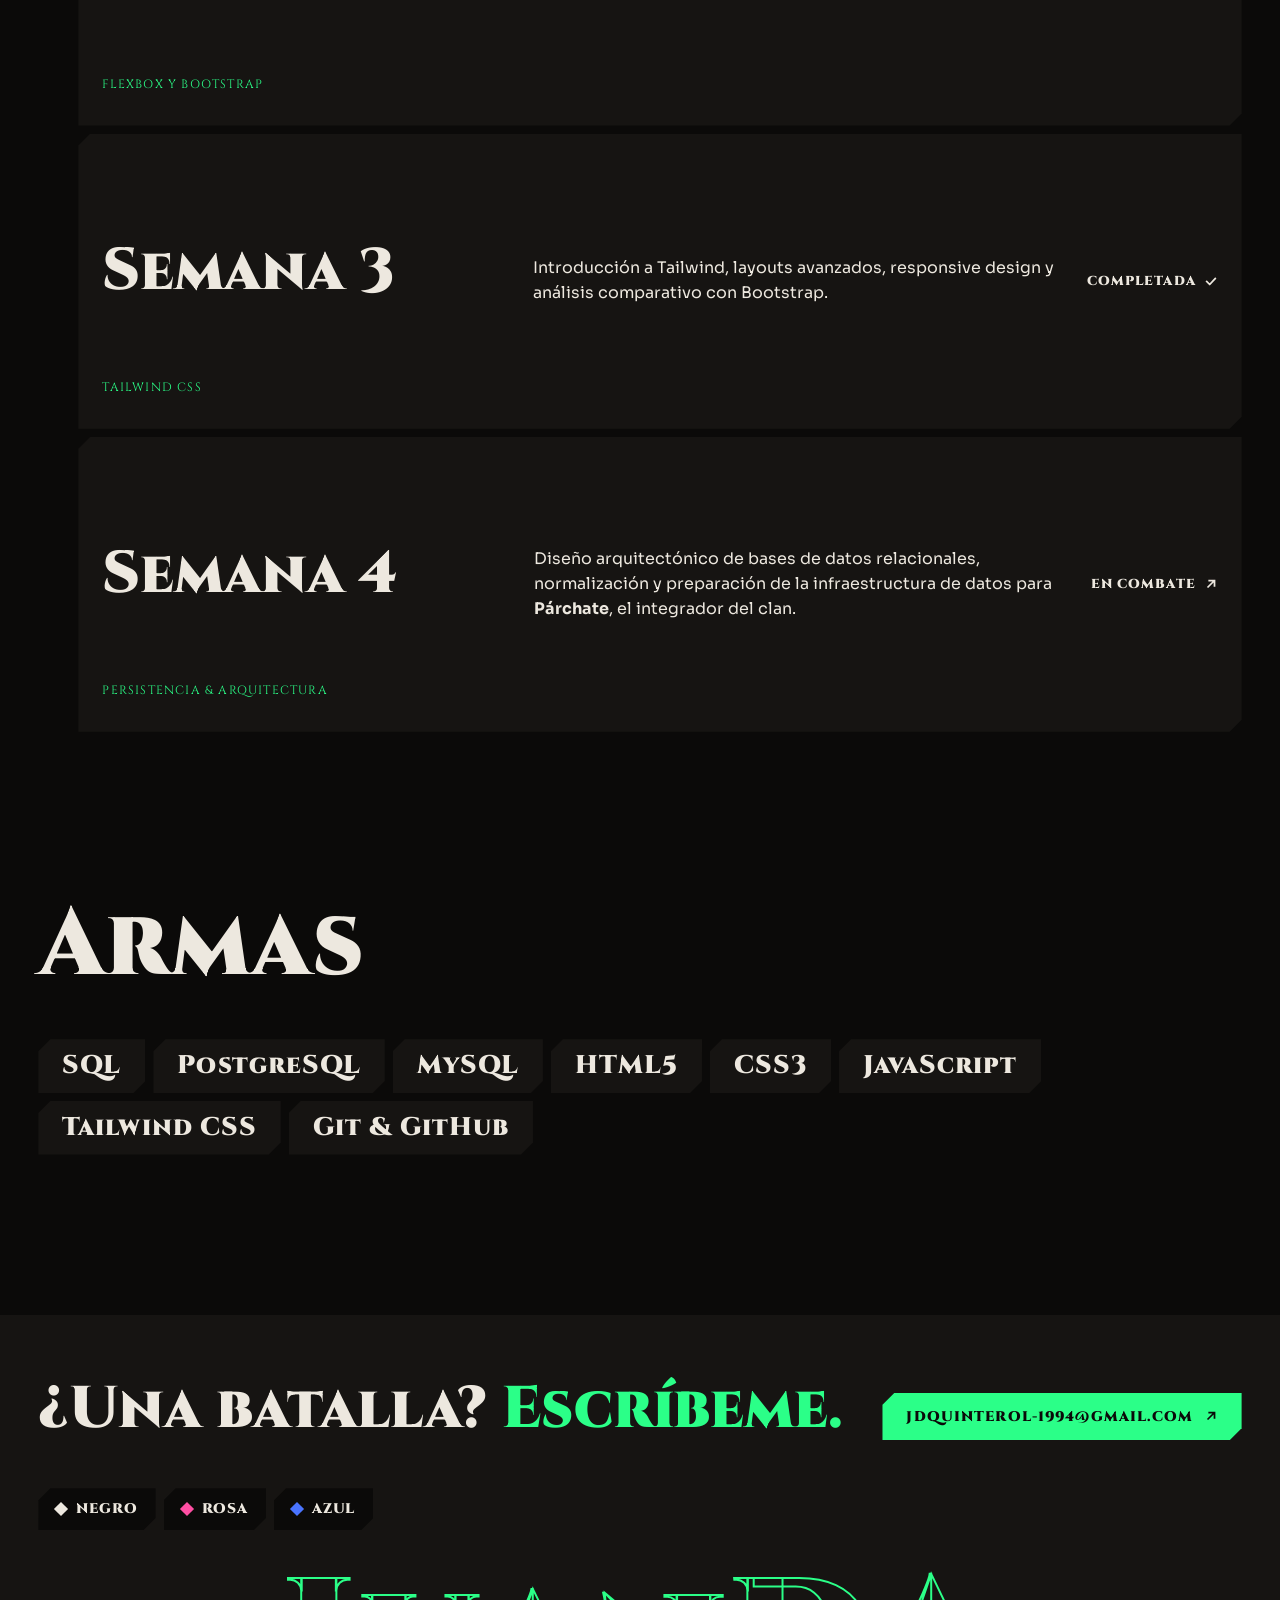
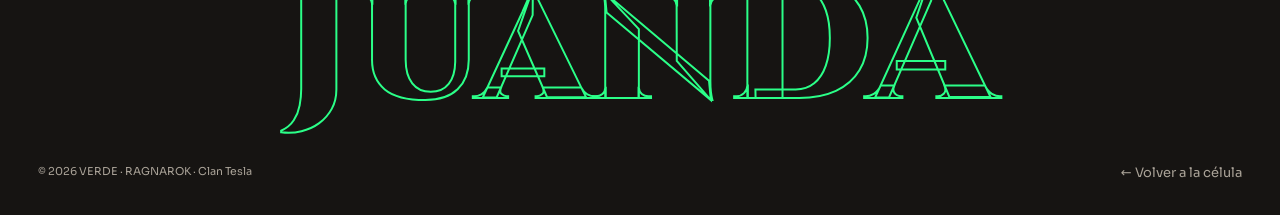
<file: miembros/verde/index_nuevo.html>
<!DOCTYPE html>
<html lang="es">

<head>
  <meta charset="UTF-8">
  <meta name="viewport" content="width=device-width, initial-scale=1.0">
  <title>VERDE — RAGNAROK | JuanDA · Database Developer</title>
  <meta name="description" content="Portafolio de VERDE (JuanDA), Database Developer de RAGNAROK, célula del Clan Tesla en RIWI.">
  <meta name="theme-color" content="#0b0a09">

  <link rel="preconnect" href="https://fonts.googleapis.com">
  <link rel="preconnect" href="https://fonts.gstatic.com" crossorigin>
  <link
    href="https://fonts.googleapis.com/css2?family=Cinzel:wght@700;900&family=Noto+Sans+Runic&family=Sora:wght@400;600&display=swap"
    rel="stylesheet">
  <link rel="icon"
    href="data:image/svg+xml,%3Csvg xmlns=%27http://www.w3.org/2000/svg%27 viewBox=%270 0 120 120%27%3E%3Crect width=%27120%27 height=%27120%27 rx=%2724%27 fill=%27%230b0a09%27/%3E%3Ccircle cx=%2760%27 cy=%2760%27 r=%2748%27 fill=%27none%27 stroke=%27%23ede8df%27 stroke-width=%276%27/%3E%3Cpath d=%27M45 31V91M45 33l29 14-29 14%27 fill=%27none%27 stroke=%27%23ede8df%27 stroke-width=%2710%27/%3E%3Cpath d=%27M51 63l17 11-11 2 21 18%27 fill=%27none%27 stroke=%27%23ff6a1f%27 stroke-width=%279%27/%3E%3C/svg%3E">

  <script src="main.js" defer></script>
  <link rel="stylesheet" href="style.css">
  <link rel="stylesheet" href="member.css">

  <!-- Estilos complementarios para enriquecer y corregir los nuevos componentes semánticos sin tocar archivos previos -->
  <style>
    /* Reseteo de posicionamiento absoluto erróneo de la clase anterior */
    .rueda {
      position: static !important;
      z-index: auto !important;
      top: auto !important;
      right: auto !important;
    }

    /* Guía pixel art con globo de diálogo nórdico */
    .pixel-guide {
      display: flex;
      flex-direction: column;
      align-items: flex-start;
      gap: var(--s-3);
      margin: 0 0 var(--s-6) 0;
      padding: var(--s-4);
      background: var(--bg-2);
      clip-path: var(--plate);
      --bevel: 14px;
      border-left: 3px solid var(--accent);
    }

    @media (min-width: 680px) {
      .pixel-guide {
        flex-direction: row;
        align-items: center;
        gap: var(--s-5);
        padding: var(--s-4) var(--s-6);
      }
    }

    .pixel-guide img {
      width: auto;
      height: clamp(68px, 8vw, 92px);
      image-rendering: pixelated;
      flex-shrink: 0;
      filter: drop-shadow(0 0 14px rgb(var(--rgb) / .35));
    }

    .bubble-speech {
      margin: 0;
      font-family: var(--f-text);
      font-size: clamp(14px, 1.35vw, 16px);
      line-height: 1.5;
      color: var(--ink);
      font-style: italic;
    }

    .bubble-speech strong {
      color: var(--accent);
      font-style: normal;
      font-weight: 600;
    }

    /* Foto de Sobre mí */
    .about__photo {
      position: relative;
      margin: 0;
      overflow: hidden;
      clip-path: var(--plate);
      --bevel: 20px;
      border: 2px solid rgb(var(--rgb) / .35);
      background: var(--bg-2);
      box-shadow: 0 14px 34px rgb(0 0 0 / .6), 0 0 24px rgb(var(--rgb) / .12);
    }

    .about__photo img {
      width: 100%;
      height: auto;
      aspect-ratio: 3 / 4;
      object-fit: cover;
      display: block;
    }

    .about__tag {
      position: absolute;
      left: var(--s-3);
      right: var(--s-3);
      bottom: var(--s-3);
      padding: 10px 14px;
      background: rgb(11 10 9 / .92);
      backdrop-filter: blur(8px);
      clip-path: var(--plate);
      --bevel: 8px;
      color: var(--accent);
      font-family: var(--f-display);
      font-weight: 900;
      font-size: 13px;
      letter-spacing: .08em;
      text-transform: uppercase;
      text-align: center;
      border: 1px solid rgb(var(--rgb) / .3);
    }

    /* Mejoras a las tarjetas de proyectos (m-quest como article) */
    article.m-quest {
      display: grid;
      gap: var(--s-5);
      grid-template-columns: 1fr;
      align-items: center;
    }

    @media (min-width: 960px) {
      article.m-quest {
        grid-template-columns: 1.35fr 1fr;
      }
    }

    .m-quest__info {
      display: grid;
      gap: var(--s-3);
      justify-items: start;
    }

    .m-quest__preview {
      margin: 0;
      position: relative;
      overflow: hidden;
      clip-path: var(--plate);
      --bevel: 16px;
      border: 1px solid rgb(var(--rgb) / .3);
      background: var(--bg-3);
      box-shadow: 0 12px 28px rgb(0 0 0 / .5);
      width: 100%;
    }

    .m-quest__preview img {
      width: 100%;
      height: auto;
      aspect-ratio: 16 / 10;
      object-fit: cover;
      display: block;
      transition: transform var(--dur) var(--ease);
    }

    article.m-quest:hover .m-quest__preview img {
      transform: scale(1.04);
    }

    .m-quest__actions {
      display: flex;
      flex-wrap: wrap;
      align-items: center;
      gap: var(--s-3);
      margin-top: var(--s-2);
    }

    .m-quest__integrador {
      display: flex;
      flex-direction: column;
      gap: var(--s-4);
      border-top: 1px solid rgb(255 255 255 / .08);
      padding-top: var(--s-4);
      margin-top: var(--s-2);
      width: 100%;
    }

    @media (min-width: 600px) {
      .m-quest__integrador {
        flex-direction: row;
        align-items: center;
        justify-content: space-between;
      }
    }

    /* Lista de chips tecnológicos */
    .tech-chips {
      display: flex;
      flex-wrap: wrap;
      gap: var(--s-2);
      list-style: none;
      padding: 0;
      margin: 0;
    }

    .tech-chip {
      padding: 6px 14px;
      clip-path: var(--plate);
      --bevel: 6px;
      background: rgb(var(--rgb) / .12);
      border: 1px solid rgb(var(--rgb) / .35);
      color: var(--accent);
      font-family: var(--f-display);
      font-size: 12px;
      font-weight: 700;
      letter-spacing: .06em;
      text-transform: uppercase;
    }

    /* Subtítulos de semana */
    .week__topic {
      font-family: var(--f-display);
      font-size: 12px;
      color: var(--verde);
      letter-spacing: .1em;
      margin-top: 4px;
      text-transform: uppercase;
    }

    /* Dirección en el footer semántico */
    address.footer__links {
      font-style: normal;
    }
  </style>
</head>

<body data-member="verde">

  <!-- Sprite SVG: símbolos reutilizables -->
  <svg width="0" height="0" style="position:absolute" aria-hidden="true">
    <symbol id="shield" viewBox="0 0 32 32">
      <circle cx="16" cy="16" r="14.5" fill="none" stroke="currentColor" stroke-width="2" />
      <path d="M16 2v28M2 16h28" stroke="currentColor" stroke-width="1.5" opacity=".6" />
      <circle cx="16" cy="16" r="4.5" fill="currentColor" />
      <circle cx="16" cy="16" r="10" fill="none" stroke="currentColor" stroke-width="1" opacity=".5" />
    </symbol>
    <symbol id="arrow" viewBox="0 0 16 16">
      <path d="M4 12 12 4M5 4h7v7" fill="none" stroke="currentColor" stroke-width="2" />
    </symbol>
    <symbol id="check" viewBox="0 0 16 16">
      <path d="M3 8.5l3.5 3.5 6.5-7" fill="none" stroke="currentColor" stroke-width="2" stroke-linecap="round" stroke-linejoin="round" />
    </symbol>
  </svg>

  <!-- CABECERA PRINCIPAL (HERO) -->
  <header class="m-hero" id="inicio">
    <nav class="nav" aria-label="Navegación principal">
      <a class="back" href="../../index.html#guerreros">
        <svg viewBox="0 0 16 16" fill="none" stroke="currentColor" stroke-width="2" aria-hidden="true">
          <path d="M13 8H3M7 4 3 8l4 4" />
        </svg>
        <img class="logo-mark" src="../../assets/logo.png" alt="Emblema de RAGNAROK">
        RAGNAROK
      </a>

      <ul class="nav__links">
        <li><a href="#sobre-mi">Sobre mí</a></li>
        <li><a href="#proyectos">Proyectos</a></li>
        <li><a href="#skills">Armas</a></li>
        <li><a href="#contacto">Contacto</a></li>
      </ul>

      <a class="pill" href="#contacto">
        Reclutar
        <svg aria-hidden="true"><use href="#arrow" /></svg>
      </a>
    </nav>

    <!-- Escenario del guerrero -->
    <section class="m-stage" aria-label="Presentación de JuanDA">
      <h1 class="m-title">JuanDA</h1>
      <figure class="m-figure">
        <img class="m-photo m-photo--base" src="../../assets/team.png" width="1402" height="1122" alt="Célula RAGNAROK en las sombras">
        <i class="m-beam" aria-hidden="true"></i>
        <img class="m-photo m-photo--spot" src="../../assets/team.png" width="1402" height="1122"
          alt="VERDE, Database Developer de RAGNAROK, iluminado bajo su reflector de combate">
        <i class="m-beam m-beam--front" aria-hidden="true"></i>
      </figure>
    </section>

    <!-- Efecto ambiental de humo -->
    <aside class="smoke" aria-hidden="true"></aside>

    <!-- Barra inferior del hero -->
    <footer class="m-foot">
      <p class="m-intro">
        <b>
          <svg class="shield" aria-hidden="true"><use href="#shield" /></svg>
          Database Developer
        </b>
        Diseña y cuida los datos: modelos, consultas y que nada se pierda.
      </p>

      <time datetime="2026" class="m-year">
        MMXXVI
        <span>Célula RAGNAROK · Clan Tesla</span>
      </time>

      <nav class="m-socials" aria-label="Redes de contacto">
        <a class="icon-btn" href="#contacto" aria-label="Instagram">
          <svg viewBox="0 0 24 24" fill="none" stroke="currentColor" stroke-width="2" aria-hidden="true">
            <rect x="3" y="3" width="18" height="18" rx="5" />
            <circle cx="12" cy="12" r="4" />
            <circle cx="17.5" cy="6.5" r="1" fill="currentColor" />
          </svg>
        </a>
        <a class="icon-btn" href="#contacto" aria-label="GitHub">
          <svg viewBox="0 0 24 24" fill="currentColor" aria-hidden="true">
            <path
              d="M12 2a10 10 0 0 0-3.2 19.5c.5.1.7-.2.7-.5v-1.7c-2.8.6-3.4-1.3-3.4-1.3-.4-1.2-1.1-1.5-1.1-1.5-.9-.6.1-.6.1-.6 1 .1 1.5 1 1.5 1 .9 1.6 2.4 1.1 3 .8.1-.7.4-1.1.6-1.3-2.2-.3-4.6-1.1-4.6-5a3.9 3.9 0 0 1 1-2.7 3.6 3.6 0 0 1 .1-2.7s.8-.3 2.8 1a9.6 9.6 0 0 1 5 0c1.9-1.3 2.8-1 2.8-1 .5 1.4.2 2.4.1 2.7a3.9 3.9 0 0 1 1 2.7c0 3.9-2.4 4.7-4.6 5 .4.3.7.9.7 1.9V21c0 .3.2.6.7.5A10 10 0 0 0 12 2Z" />
          </svg>
        </a>
        <a class="icon-btn" href="#contacto" aria-label="LinkedIn">
          <svg viewBox="0 0 24 24" fill="currentColor" aria-hidden="true">
            <path
              d="M4.98 3.5a2.5 2.5 0 1 1 0 5 2.5 2.5 0 0 1 0-5ZM3 9.5h4V21H3V9.5Zm7 0h3.8v1.6h.1c.5-1 1.8-2 3.8-2 4 0 4.8 2.6 4.8 6V21h-4v-5.2c0-1.2 0-2.8-1.7-2.8s-2 1.3-2 2.7V21h-4V9.5Z" />
          </svg>
        </a>
      </nav>
    </footer>
  </header>

  <!-- BANDA NÓRDICA DE RUNAS -->
  <aside class="marquee" aria-hidden="true">
    <p class="marquee__track">
      <span>SQL <b>ᛞᚱᚦᚠᛒ</b> TAILWIND CSS <b>ᚲᚺ</b> GIT & GITHUB <b>ᛟ</b> RAGNAROK <b>ᛏ</b> RIWI <b>ᛞ</b> ARQUITECTURA DE DATOS <b>ᚱ</b> </span>
      <span>SQL <b>ᛞᚱᚦᚠᛒ</b> TAILWIND CSS <b>ᚲᚺ</b> GIT & GITHUB <b>ᛟ</b> RAGNAROK <b>ᛏ</b> RIWI <b>ᛞ</b> ARQUITECTURA DE DATOS <b>ᚱ</b> </span>
    </p>
  </aside>

  <!-- CONTENIDO PRINCIPAL -->
  <main>

    <!-- SECCIÓN: SOBRE MÍ -->
    <section class="section" id="sobre-mi" aria-labelledby="t-about">
      <header class="section__head">
        <h2 class="section__title" id="t-about" data-reveal>Sobre mí</h2>
      </header>

      <!-- Guía Pixel Art con Cita -->
      <figure class="pixel-guide" data-reveal>
        <img src="../../assets/pixel/verde.png" width="259" height="300" alt="Juan David en versión pixel art">
        <blockquote class="bubble-speech">
          "Un buen guerrero no deja caer su escudo; un <strong>Database Developer</strong> no permite que un dato se
          pierda ni que una consulta se congele."
        </blockquote>
      </figure>

      <article class="about">
        <!-- Retrato personal con pie de figura -->
        <figure class="about__photo" data-reveal>
          <img src="img/juan1.jpg" width="660" height="980"
            alt="Foto de Juan David Quintero, Database Developer de RAGNAROK" loading="lazy">
          <figcaption class="about__tag">Juan David · Database Developer</figcaption>
        </figure>

        <section class="about__content" data-reveal style="--d:80ms">
          <h3 class="about__big">Hola, soy JuanDa, Database Developer de <em>RAGNAROK</em>.</h3>

          <p class="section__lead" style="margin-top:20px">
            Estudiante de 31 años, combatiente del Clan Tesla en RIWI. Extrovertido,
            apasionado por el tecno y los videojuegos de deportes, canalizo esa misma
            energía en diseñar sistemas de software estructurados, ágiles y a prueba de fallos.
          </p>

          <p class="section__lead" style="margin-top:16px; margin-bottom: 32px">
            En el campo de batalla digital, mi misión es custodiar el activo más valioso de cualquier aplicación:
            <strong>los datos</strong>. Conecto la persistencia con interfaces modernas maquetadas en Tailwind CSS y
            JavaScript.
          </p>

          <ul class="about__facts">
            <li><span><i>ᚱ</i> Rol</span><strong>Database Developer</strong></li>
            <li><span><i>ᚾ</i> Color de guerra</span><strong>Verde Esmeralda</strong></li>
            <li><span><i>ᛏ</i> Célula</span><strong>RAGNAROK · Clan Tesla (RIWI)</strong></li>
            <li><span><i>ᚠ</i> Formación</span><strong>Primer Ciclo Web & Bases de Datos</strong></li>
            <li><span><i>ᛟ</i> Ubicación</span><strong>Medellín, Colombia</strong></li>
            <li><span><i>ᛒ</i> Pasiones</span><strong>Tecno, videojuegos & SQL</strong></li>
          </ul>
        </section>
      </article>
    </section>

    <!-- SECCIÓN: PROYECTOS -->
    <section class="section" id="proyectos" aria-labelledby="t-proj">
      <header class="section__head">
        <h2 class="section__title" id="t-proj" data-reveal>Proyectos Destacados</h2>
        <p class="section__lead">De la conceptualización arquitectónica a productos desplegados en producción.</p>
      </header>

      <!-- PROYECTO 1: RUEDA LIBRE -->
      <article class="m-quest" data-reveal>
        <i class="m-quest__rune" aria-hidden="true">ᚱ</i>

        <div class="m-quest__info">
          <header>
            <p class="m-quest__kicker">Mi primer web</p>
            <h3 class="m-quest__name">RUEDA LIBRE</h3>
          </header>

          <p class="m-quest__text">
            Plataforma web comercial y catálogo interactivo de servicios para una empresa de alquiler de bicicletas y
            turismo activo en Medellín y el Valle de Aburrá.
            <b>Catálogo de Flota:</b> Modelos urbanos, de montaña, tándem y e-bikes con tarifas dinámicas y especificaciones.
            <b>Flujo de Reserva Ágil:</b> Interfaz intuitiva y responsive optimizada para ciclistas en ruta y dispositivos móviles.
            <b>Tecnologías:</b> HTML5 Semántico, Tailwind CSS, Git, GitHub Pages.
          </p>

          <footer class="m-quest__actions">
            <a class="pill" href="https://yea688513-blip.github.io/rueda-libre-v2" target="_blank" rel="noopener">
              Ver proyecto <svg aria-hidden="true"><use href="#arrow" /></svg>
            </a>
          </footer>
        </div>

        <figure class="m-quest__preview">
          <img src="ruedaLibreJuan.png" width="480" height="320"
            alt="Captura de pantalla de la plataforma web Rueda Libre Medellín" loading="lazy">
        </figure>
      </article>

      <!-- PROYECTO 2: PÁRCHATE -->
      <article class="m-quest" data-reveal>
        <i class="m-quest__rune" aria-hidden="true">ᚱ</i>

        <div class="m-quest__info">
          <header>
            <p class="m-quest__kicker">PROYECTO INTEGRADOR DE CÉLULA · RAGNAROK</p>
            <h3 class="m-quest__name">Párchate — La Brújula del Ocio en Colombia</h3>
          </header>

          <p class="m-quest__text">
            Una plataforma colaborativa que revoluciona la manera de descubrir y planear actividades en Medellín y
            Colombia. Integra en un solo mapa interactivo parches naturales, miradores, deportes extremos, cultura y
            opciones de alojamiento verificado.
          </p>

          <p class="m-quest__text">
            <b>¿Qué resolvemos?</b> Los parches de ocio están dispersos entre páginas sueltas, redes sociales desactualizadas y grupos de mensajería. Buscar hospedaje cerca a la actividad sumaba aún más fricción.
          </p>

          <p class="m-quest__text">
            <b>¿Cómo?</b> Puntos georreferenciados en un mapa interactivo con categorías por gustos, planificador de rutas de 1 a 3 días y enlace directo vía WhatsApp con anfitriones y operadores.
            <b>Mi rol:</b> Database Developer (Modelado, esquemas relacionales y optimización de datos).
          </p>

          <footer class="m-quest__integrador">
            <ul class="tech-chips" aria-label="Tecnologías utilizadas en el proyecto">
              <li class="tech-chip">Modelado Relacional</li>
              <li class="tech-chip">SQL</li>
              <li class="tech-chip">PostgreSQL / MySQL</li>
              <li class="tech-chip">Normalización 3FN</li>
              <li class="tech-chip">Integración Célula</li>
            </ul>

            <a class="pill" href="../../index.html#integrador">
              Ver en Célula RAGNAROK <svg aria-hidden="true"><use href="#arrow" /></svg>
            </a>
          </footer>
        </div>

        <figure class="m-quest__preview">
          <img src="ruedaLibreJuan.png" width="480" height="320"
            alt="Vista preliminar de la plataforma Párchate" loading="lazy">
        </figure>
      </article>

      <!-- BITÁCORA DEL PRIMER CICLO -->
      <h3 class="cycle" data-reveal>Bitácora de Batallas · Ciclo 1</h3>

      <ol class="weeks">
        <li class="week" data-reveal style="--d:0ms">
          <header>
            <h4 class="week__name">Semana 1</h4>
            <p class="week__topic">Iniciándome en HTML</p>
          </header>
          <p class="week__desc">
            Fundamentos de la web, HTML semántico, accesibilidad, formularios y fundamentos de CSS.
          </p>
          <strong class="week__go">
            Completada <svg aria-hidden="true"><use href="#check" /></svg>
          </strong>
        </li>

        <li class="week" data-reveal style="--d:80ms">
          <header>
            <h4 class="week__name">Semana 2</h4>
            <p class="week__topic">Flexbox y Bootstrap</p>
          </header>
          <p class="week__desc">
            Flexbox, Grid, diseño responsive y arquitectura de componentes en Bootstrap.
          </p>
          <strong class="week__go">
            Completada <svg aria-hidden="true"><use href="#check" /></svg>
          </strong>
        </li>

        <li class="week" data-reveal style="--d:160ms">
          <header>
            <h4 class="week__name">Semana 3</h4>
            <p class="week__topic">Tailwind CSS</p>
          </header>
          <p class="week__desc">
            Introducción a Tailwind, layouts avanzados, responsive design y análisis comparativo con Bootstrap.
          </p>
          <strong class="week__go">
            Completada <svg aria-hidden="true"><use href="#check" /></svg>
          </strong>
        </li>

        <li class="week" data-reveal style="--d:240ms">
          <header>
            <h4 class="week__name">Semana 4</h4>
            <p class="week__topic">Persistencia & Arquitectura</p>
          </header>
          <p class="week__desc">
            Diseño arquitectónico de bases de datos relacionales, normalización y preparación de la infraestructura de
            datos para <b>Párchate</b>, el integrador del clan.
          </p>
          <strong class="week__go">
            En combate <svg aria-hidden="true"><use href="#arrow" /></svg>
          </strong>
        </li>
      </ol>
    </section>

    <!-- SECCIÓN: ARMAS / SKILLS -->
    <section class="section" id="skills" aria-labelledby="t-skills">
      <header class="section__head">
        <h2 class="section__title" id="t-skills" data-reveal>Armas</h2>
      </header>

      <ul class="skills" data-reveal style="--d:80ms">
        <li class="skill">SQL</li>
        <li class="skill">PostgreSQL</li>
        <li class="skill">MySQL</li>
        <li class="skill">HTML5</li>
        <li class="skill">CSS3</li>
        <li class="skill">JavaScript</li>
        <li class="skill">Tailwind CSS</li>
        <li class="skill">Git & GitHub</li>
      </ul>
    </section>

  </main>

  <!-- PIE DE PÁGINA (FOOTER) -->
  <footer class="footer m-contact" id="contacto">
    <section class="footer__top">
      <h2 class="footer__cta" data-reveal>¿Una batalla? <em>Escríbeme.</em></h2>
      <address class="footer__links">
        <a class="pill" href="mailto:Jdquinterol-1994@gmail.com">
          Jdquinterol-1994@gmail.com <svg aria-hidden="true"><use href="#arrow"/></svg>
        </a>
      </address>
    </section>

    <nav aria-label="Otros guerreros de la célula RAGNAROK">
      <ul class="others">
        <li><a href="../negro/index.html"><i style="--c:var(--negro)"></i>NEGRO</a></li>
        <li><a href="../rosado/index.html"><i style="--c:var(--rosado)"></i>ROSA</a></li>
        <li><a href="../azul/index.html"><i style="--c:var(--azul)"></i>AZUL</a></li>
      </ul>
    </nav>

    <p class="footer__word" aria-hidden="true">JuanDA</p>

    <footer class="footer__legal">
      <small>© 2026 VERDE · RAGNAROK · Clan Tesla</small>
      <a href="../../index.html">← Volver a la célula</a>
    </footer>
  </footer>

</body>
</html>
</file>
<file: src/css/base.css>
/* BASE
   Colores, fuentes, espacios y textura de fondo. Todo lo demás usa estas variables. */

/* =========================================================
   RAGNAROK — tokens + base + hub
   Dirección: póster de guerra nórdica. Humo, brasas, reflectores
   de color sobre cada guerrero. Cinzel (grabado) + Sora (texto).
   ========================================================= */
:root {
  --bg: #0b0a09;
  --bg-2: #161412;
  --bg-3: #1f1c19;
  --ink: #ede8df;
  --ink-2: #aaa398;
  --fire: #ff6a1f;

  --verde: #2bff88;
  --rosado: #ff4fa3;
  --azul: #4a74ff;
  --negro: #ede8df; /* el negro se expresa invertido: luz hueso / página clara */
  --on-accent: #0b0a09;

  --rgb-negro: 237 232 223;
  --rgb-rosado: 255 79 163;
  --rgb-azul: 74 116 255;
  --rgb-verde: 43 255 136;

  --accent: var(--ink);

  --f-display: "Cinzel", "Trajan Pro", Georgia, serif;
  --f-brand: "Cinzel", "Trajan Pro", Georgia, serif;
  --f-text: "Sora", system-ui, sans-serif;
  --f-rune: "Noto Sans Runic", "Segoe UI Historic", sans-serif;

  --s-1: 4px; --s-2: 8px; --s-3: 16px; --s-4: 24px; --s-5: 32px;
  --s-6: 48px; --s-7: 64px; --s-8: 96px; --s-9: 160px;

  --bevel: 12px;
  --plate: polygon(var(--bevel) 0, 100% 0, 100% calc(100% - var(--bevel)), calc(100% - var(--bevel)) 100%, 0 100%, 0 var(--bevel));

  --gutter: clamp(16px, 3vw, 40px);
  --ease: cubic-bezier(0.23, 1, 0.32, 1);
  --dur: 260ms;
}

*, *::before, *::after { box-sizing: border-box; }
html { -webkit-text-size-adjust: 100%; scroll-behavior: smooth; }
body {
  margin: 0;
  background: var(--bg);
  color: var(--ink);
  font-family: var(--f-text);
  font-size: 16px;
  line-height: 1.55;
  overflow-x: hidden;
}
/* grano de película: textura sucia de guerra */
body::after {
  content: ""; position: fixed; inset: 0; z-index: 100; pointer-events: none;
  opacity: .07; mix-blend-mode: overlay;
  background-image: url("data:image/svg+xml,%3Csvg xmlns='http://www.w3.org/2000/svg' width='160' height='160'%3E%3Cfilter id='n'%3E%3CfeTurbulence type='fractalNoise' baseFrequency='.9' numOctaves='3' stitchTiles='stitch'/%3E%3C/filter%3E%3Crect width='100%25' height='100%25' filter='url(%23n)'/%3E%3C/svg%3E");
}
img { display: block; max-width: 100%; }
a { color: inherit; text-decoration: none; }
h1, h2, h3, p { margin: 0; }
ul { list-style: none; margin: 0; padding: 0; }

:focus-visible { outline: 3px solid var(--accent); outline-offset: 4px; }
::selection { background: var(--fire); color: var(--on-accent); }

.runes {
  font-family: var(--f-rune); font-weight: 400;
  letter-spacing: .6em; line-height: 1; color: var(--ink-2);
}
</file>
<file: src/css/nav.css>
/* MENÚ
   Barra de arriba (fija) y botones tipo placa. */

/* ---------- NAV ---------- */
/* menú fijo arriba: se ve siempre al bajar */
.nav {
  position: fixed; top: 0; left: 0; right: 0; z-index: 50;
  height: 86px;
  display: flex; align-items: center; justify-content: space-between;
  gap: var(--s-4);
  padding: 0 var(--gutter);
  background: rgb(11 10 9 / .7);
  -webkit-backdrop-filter: blur(10px);
          backdrop-filter: blur(10px);
}
.hero { padding-top: 86px; }          /* deja el espacio que antes ocupaba el menú */
html { scroll-padding-top: 86px; }    /* los links #seccion no quedan tapados por el menú */
.nav__logo {
  font-family: var(--f-brand); font-weight: 900;
  font-size: 20px; letter-spacing: 0.08em;
  display: inline-flex; align-items: center; gap: 10px;
}
.nav__dots { display: inline-flex; gap: 3px; }
.nav__dots i { width: 7px; height: 7px; transform: rotate(45deg); display: block; }
.nav__links { display: none; gap: var(--s-6); font-size: 14px; font-weight: 600; }
.nav__links a {
  position: relative; padding: var(--s-1) 0; color: var(--ink);
  text-shadow: 0 1px 8px rgb(0 0 0 / .8);
  transition: color var(--dur) var(--ease);
}
.nav__links a::after {
  content: ""; position: absolute; left: 0; right: 0; bottom: -2px; height: 2px;
  background: var(--fire); transform: scaleX(0); transform-origin: left;
  transition: transform var(--dur) var(--ease);
}
.nav__links a:hover::after, .nav__links a:focus-visible::after { transform: scaleX(1); }
@media (min-width: 820px) { .nav__links { display: flex; } }

/* botón tipo placa de escudo: esquinas cortadas */
.pill {
  display: inline-flex; align-items: center; gap: 10px;
  padding: 13px 24px;
  clip-path: var(--plate);
  background: var(--ink); color: var(--bg);
  font-family: var(--f-display); font-size: 14px; font-weight: 900; letter-spacing: .08em; text-transform: uppercase;
  border: 0; cursor: pointer;
  transition: transform 160ms var(--ease), background var(--dur) var(--ease), color var(--dur) var(--ease);
}
.pill:hover { background: var(--accent-hover, var(--fire)); color: var(--on-accent); }
.pill:active { transform: scale(0.96); }
.pill:focus-visible { outline: 2px solid var(--bg); outline-offset: -6px; background: var(--fire); }
.pill svg { width: 14px; height: 14px; transition: transform var(--dur) var(--ease); }
.pill:hover svg { transform: translate(2px, -2px); }
</file>
<file: src/css/hero.css>
/* PORTADA
   RAGNAROK, foto del equipo, reflectores, humo y brasas. */

/* ---------- HERO ---------- */
.hero {
  position: relative;
  display: grid;
  grid-template-rows: 1fr auto; /* escenario + pie (el menú es fijo, ya no ocupa fila) */
  overflow: hidden;
  isolation: isolate;
}
/* fuego lejano del campo de batalla */
.hero::before {
  content: ""; position: absolute; z-index: 0; inset: auto -10% -20% -10%; height: 70%;
  background: radial-gradient(60% 60% at 50% 100%, rgb(255 106 31 / .28), rgb(255 106 31 / 0) 70%);
  pointer-events: none;
  animation: burn 4s ease-in-out infinite alternate;
}
.hero__stage {
  position: relative;
  display: flex; justify-content: center; align-items: flex-end;
  min-height: 0;
  padding-top: 24vw;
}
.hero__title {
  position: absolute; z-index: 1;
  left: 0; right: 0; top: var(--s-2);
  display: grid; justify-items: center; gap: var(--s-2);
  font-family: var(--f-brand); font-weight: 900;
  font-size: clamp(40px, 12.5vw, 236px); /* cabe en el ancho de la pantalla, con margen */
  line-height: .9; letter-spacing: .02em;
  color: var(--ink);
  user-select: none;
  animation: rise 700ms var(--ease) both;
}
.hero__crest {
  display: grid; justify-items: center; gap: var(--s-2);
  font-size: clamp(12px, 1.2vw, 18px);
}
.hero__runes { display: inline-flex; align-items: center; gap: var(--s-3); }
.hero__runes .runes { color: var(--ink); opacity: .8; }
.hero__crest .axe { width: clamp(18px, 1.8vw, 28px); height: auto; color: var(--fire); }
.hero__crest .axe--flip { transform: scaleX(-1); }

.hero__figure {
  position: relative; /* sin z-index: los hijos comparten capas con el título */
  margin: 0;
  width: 100%;
  aspect-ratio: 1280 / 960;
}
.hero__photo, .rim {
  position: absolute; inset: 0; z-index: 2;
  width: 100%; height: 100%;
}
/* la foto viene recortada a los lados: se difuminan los bordes para que no se vea la "caja" */
.hero__photo {
  -webkit-mask-image: linear-gradient(to bottom, #000 72%, transparent 100%), linear-gradient(to right, transparent 0, #000 9%, #000 91%, transparent 100%);
  -webkit-mask-composite: source-in;
          mask-image: linear-gradient(to bottom, #000 72%, transparent 100%), linear-gradient(to right, transparent 0, #000 9%, #000 91%, transparent 100%);
          mask-composite: intersect;
}
.hero__photo { animation: enter 700ms var(--ease) 120ms both; }

/* luz de contorno: cada copia recortada a una persona brilla en su color */
.rim {
  /* sin clip-path rectangular (dejaba una "caja de luz"): mascara horizontal con bordes difusos */
  -webkit-mask-image: linear-gradient(to bottom, #000 55%, transparent 80%),
    linear-gradient(to right, transparent var(--ml), #000 calc(var(--ml) + 7%), #000 calc(var(--mr) - 7%), transparent var(--mr));
  -webkit-mask-composite: source-in;
          mask-image: linear-gradient(to bottom, #000 55%, transparent 80%),
    linear-gradient(to right, transparent var(--ml), #000 calc(var(--ml) + 7%), #000 calc(var(--mr) - 7%), transparent var(--mr));
          mask-composite: intersect;
  filter: drop-shadow(0 -2px 3px rgb(var(--rgb) / .9)) drop-shadow(0 -8px 16px rgb(var(--rgb) / .55));
  animation: power 1100ms linear var(--d, 0ms) both;
}

/* reflectores: conos que bajan desde arriba sobre cada guerrero */
.beam {
  --w: 24%;
  rotate: var(--tilt, 0deg); transform-origin: 50% 100%;
  position: absolute; z-index: 0;
  left: calc(var(--x) - var(--w) / 2); width: var(--w);
  top: -150%; bottom: 10%;
  filter: blur(9px);
  mix-blend-mode: screen;
  pointer-events: none;
  animation: power 1100ms linear var(--d, 0ms) both;
}
.beam::before {
  content: ""; position: absolute; inset: 0;
  clip-path: polygon(40% 0, 60% 0, 100% 100%, 0 100%);
  background: linear-gradient(to bottom,
    rgb(var(--rgb) / .15) 0%, rgb(var(--rgb) / .95) 34%, rgb(var(--rgb) / .45) 72%, rgb(var(--rgb) / 0) 100%);
}
/* la misma luz cayendo ENCIMA de la persona: la tiñe */
.beam--front {
  z-index: 3; opacity: .55; animation-name: power-front;
  /* solo cae sobre los cuerpos: se apaga antes de llegar al titulo */
  -webkit-mask-image: linear-gradient(to bottom, transparent 64%, #000 74%);
          mask-image: linear-gradient(to bottom, transparent 64%, #000 74%);
}

.p-negro  { --tilt: -22deg; --x: 26.5%; --rgb: var(--rgb-negro);  --d: 200ms; --ml: 0%; --mr: 37%; }
.p-rosado { --tilt: -8deg; --x: 44%; --rgb: var(--rgb-rosado); --d: 420ms; --ml: 28%; --mr: 59%; }
.p-azul   { --tilt: 8deg; --x: 60%; --rgb: var(--rgb-azul);   --d: 640ms; --ml: 51%; --mr: 78%; }
.p-verde  { --tilt: 22deg; --x: 79.5%; --rgb: var(--rgb-verde);  --d: 860ms; --ml: 71%; --mr: 100%; }

/* humo a ras de suelo */
.smoke {
  position: absolute; z-index: 4; left: -20%; right: -20%; bottom: 0; height: 38%;
  pointer-events: none;
  background:
    radial-gradient(30% 60% at 20% 80%, rgb(140 130 120 / .16), transparent 70%),
    radial-gradient(35% 55% at 60% 90%, rgb(140 130 120 / .14), transparent 70%),
    radial-gradient(25% 50% at 90% 75%, rgb(140 130 120 / .12), transparent 70%);
  filter: blur(10px);
  animation: drift 18s ease-in-out infinite alternate;
}

/* brasas que suben (las crea main.js) */
.embers { position: absolute; inset: 0; z-index: 4; pointer-events: none; overflow: hidden; }
.ember {
  position: absolute; bottom: -12px; left: var(--l);
  width: var(--s); height: var(--s); border-radius: 50%;
  background: var(--c, #ffb27a);
  box-shadow: 0 0 6px 1px var(--c, var(--fire));
  opacity: 0;
  animation: ember var(--t) linear var(--dl) infinite;
}

.cast {
  position: absolute; z-index: 5; inset: auto 0 19% 0; pointer-events: none;
  display: none;
}
.cast__tag {
  position: absolute; left: var(--x); translate: -50% 0; pointer-events: auto;
  display: inline-flex; align-items: center; gap: 8px;
  padding: 9px 16px 9px 12px; clip-path: var(--plate); --bevel: 8px;
  background: rgb(11 10 9 / .85); color: var(--ink);
  font-family: var(--f-display); font-weight: 900; font-size: 16px; letter-spacing: .06em; line-height: 1; white-space: nowrap;
  transition: background var(--dur) var(--ease), color var(--dur) var(--ease);
}
.cast__tag small { font-family: var(--f-text); font-weight: 400; font-size: 12px; letter-spacing: 0; color: var(--ink-2); }
.cast__tag small { display: none; } /* con nombres reales no cabe el rol: se ve en el selector */
.cast__tag::before { content: ""; width: 8px; height: 8px; transform: rotate(45deg); background: rgb(var(--rgb)); box-shadow: 0 0 8px rgb(var(--rgb)); }
.cast__tag:hover, .cast__tag:focus-visible { background: rgb(var(--rgb)); color: var(--on-accent); }
.cast__tag:hover small, .cast__tag:focus-visible small { color: var(--on-accent); }
.cast__tag.p-negro { --x: 24%; }
.cast__tag.p-azul  { --x: 61%; }
.cast__tag.p-verde { --x: 82%; }

.hero__foot {
  position: relative; z-index: 6;
  display: grid; gap: var(--s-4);
  padding: var(--s-4) var(--gutter) var(--s-5);
  background: var(--bg);
}
.hero__lead { max-width: 38ch; font-size: 18px; }
.hero__lead strong { font-weight: 600; }
.dotline {
  display: none; height: 2px; align-self: center;
  background: repeating-linear-gradient(90deg, var(--ink-2) 0 10px, transparent 10px 18px); opacity: .35;
}
.hero__year {
  position: absolute; z-index: 6; right: var(--gutter); top: 46%;
  writing-mode: vertical-rl;
  font-family: var(--f-display); font-weight: 900; font-size: 18px; letter-spacing: .12em;
  display: none;
}
@media (min-width: 900px) {
  .hero { height: 100svh; min-height: 700px; grid-template-rows: 1fr; }
  .hero__stage { padding-top: 0; }
  .hero__figure { width: auto; height: calc(100% - 5.5vw); max-width: 100%; }
  .cast { display: block; }
  .hero__foot {
    position: absolute; left: 0; right: 0; bottom: 0;
    grid-template-columns: auto 1fr auto; align-items: center; gap: var(--s-6);
    background: transparent; padding-top: 0;
  }
  .dotline { display: block; }
  .hero__year { display: block; }
}

/* ---------- PORTADA: RAGNAROK multicolor DETRÁS del grupo ----------
   El nombre gigante ocupa casi todo el ancho sin salirse; cada color cae detrás de su dueño.
   La foto va delante y tapa la parte de abajo de las letras. */
.hero__title {
  margin: 0; padding: 0;
  translate: 0 var(--py, 0px); /* --py lo mueve main.js al hacer scroll */
  white-space: nowrap;
  background: linear-gradient(90deg,
    var(--negro) 0 28%, var(--rosado) 38% 46%, var(--azul) 55% 62%, var(--verde) 72% 100%);
  -webkit-background-clip: text; background-clip: text;
  color: transparent;
  white-space: nowrap;
}
.beam { opacity: .35; }
.beam--front { display: none; }
.rim { filter: drop-shadow(0 -2px 2px rgb(var(--rgb) / .9)) drop-shadow(0 -6px 10px rgb(var(--rgb) / .45)); }
/* oscurece el piso para que el pie de página se lea */
.hero__stage::after {
  content: ""; position: absolute; z-index: 4; left: 0; right: 0; bottom: 0; height: 24%;
  background: linear-gradient(to bottom, transparent, var(--bg));
  pointer-events: none;
}
@media (min-width: 900px) {
  .hero__title {
    left: 50%; right: auto; width: max-content; translate: -50% var(--py, 0px);
    top: clamp(56px, 7vh, 90px);
    font-size: clamp(110px, 13.5vw, 320px); /* ~84% del ancho: deja aire y no tapa el texto vertical */ letter-spacing: -.02em; line-height: .82;
  }
  /* foto grande y pegada al piso: el nombre queda DETRÁS */
  .hero__figure { height: 84svh; }
  .hero__title::after { /* las letras se oscurecen hacia abajo, detrás del grupo */
    content: ""; position: absolute; inset: 0; pointer-events: none;
    background: linear-gradient(to bottom, transparent 50%, var(--bg) 100%);
  }
  /* lados que se desvanecen: no se ven los hombros cortados de la foto */
  .hero__photo, .rim { --fade: linear-gradient(to right, transparent 0, #000 16%, #000 84%, transparent 100%); }
  .hero__photo {
    -webkit-mask-image: linear-gradient(to bottom, #000 72%, transparent 100%), var(--fade);
            mask-image: linear-gradient(to bottom, #000 72%, transparent 100%), var(--fade);
  }
  /* cada contorno de color solo alrededor de su dueño */
  .rim {
    --own: linear-gradient(to right, transparent var(--ml), #000 calc(var(--ml) + 7%), #000 calc(var(--mr) - 7%), transparent var(--mr));
    -webkit-mask-image: linear-gradient(to bottom, #000 55%, transparent 80%), var(--own), var(--fade);
            mask-image: linear-gradient(to bottom, #000 55%, transparent 80%), var(--own), var(--fade);
    -webkit-mask-composite: source-in, source-in; mask-composite: intersect;
  }
  .cast { bottom: 13%; }
}
</file>
<file: src/css/titulos.css>
/* TÍTULOS DE SECCIÓN
   Encabezado que usan todas las secciones. */

/* ---------- SECTION HEAD ---------- */
.section { padding: clamp(96px, 12vw, 160px) var(--gutter) 0; }
.section__head {
  display: grid; gap: var(--s-4); margin-bottom: var(--s-6);
}
.section__title {
  font-family: var(--f-display); font-weight: 900;
  font-size: clamp(40px, 7.4vw, 124px); line-height: .95; letter-spacing: -0.01em;
}
.section__lead { max-width: 44ch; font-size: 17px; }
@media (min-width: 900px) {
  .section__head { grid-template-columns: 1fr auto; align-items: end; }
}
</file>
<file: src/css/codigo-guerra.css>
/* CÓDIGO DE GUERRA
   Carrusel de valores con los muñequitos pixel. */

/* ---------- CÓDIGO DE GUERRA (carrusel automático) ---------- */
.vows {
  position: relative; overflow: hidden; isolation: isolate;
  padding: var(--s-6) 0 var(--s-5);
  background: var(--bg); color: var(--ink);
  border-block: 1px solid var(--bg-3);
}
/* humo y brasa al fondo */
.vows::before {
  content: ""; position: absolute; z-index: -1; inset: 0; pointer-events: none;
  background:
    radial-gradient(40% 70% at 15% 110%, rgb(255 106 31 / .14), transparent 70%),
    radial-gradient(35% 60% at 85% 120%, rgb(140 130 120 / .12), transparent 70%),
    radial-gradient(50% 50% at 50% -20%, rgb(140 130 120 / .08), transparent 70%);
}
.vows__head { padding: 0 var(--gutter); margin-bottom: var(--s-2); }
/* la célula en píxel, sentada encima del carrusel */
/* cada chibi sentado sobre su tarjeta, viaja con el carrusel */
.vow__kid {
  position: absolute; z-index: 2; right: 14px; top: 0; translate: 0 calc(-100% + 10px);
}
.crew__kid {
  display: block;
  transition: transform 200ms var(--ease);
}
.crew__kid img {
  display: block; width: auto; height: clamp(64px, 8.4vw, 104px);
  filter: drop-shadow(0 4px 0 rgb(0 0 0 / .45));
}
.crew__kid::after { /* sombrita de color donde se sientan */
  content: ""; position: absolute; left: 15%; right: 15%; bottom: 6px; height: 6px; border-radius: 50%;
  background: rgb(var(--rgb) / .55); filter: blur(3px); z-index: -1;
}
.crew__kid.p-negro  { --rgb: var(--rgb-negro); }
.crew__kid.p-rosado { --rgb: var(--rgb-rosado); }
.crew__kid.p-azul   { --rgb: var(--rgb-azul); }
.crew__kid.p-verde  { --rgb: var(--rgb-verde); }
.crew__tag {
  position: absolute; left: 50%; bottom: 100%; translate: -50% 4px;
  padding: 4px 8px; white-space: nowrap;
  font-family: var(--f-display); font-weight: 900; font-size: 12px; letter-spacing: .06em; line-height: 1;
  background: var(--ink); color: var(--bg); clip-path: var(--plate); --bevel: 5px;
  opacity: 0; pointer-events: none;
  transition: opacity 160ms var(--ease), translate 200ms var(--ease);
}
.crew__kid:hover, .crew__kid:focus-visible { transform: translateY(-6px); }
.crew__kid:hover .crew__tag, .crew__kid:focus-visible .crew__tag { opacity: 1; translate: -50% -2px; }
.crew__kid:active { transform: translateY(-2px) scale(.97); }
.crew__kid:focus-visible { outline: 3px solid var(--ink); outline-offset: 2px; }

/* Oscar y Jorge van DENTRO de su tarjeta (a la derecha), del mismo tamaño que los demás.
   El texto de esas tarjetas se corre a la izquierda para no taparse. */
/* solo el párrafo se corre (el título cabe completo arriba) */
.vow:has(.vow__kid--hang) .vow__line,
.vow:has(.vow__kid--stand) .vow__line { padding-right: clamp(64px, 7.5vw, 100px); }

/* Oscar: colgado de una barra a media tarjeta; las piernas se salen por abajo.
   La barra está arriba en la imagen (~6% del alto). */
.vow__kid--hang {
  --h: clamp(100px, 11.5vw, 150px);
  top: 47%;  /* la barra queda justo debajo del título */ right: 10px; translate: 0 calc(var(--h) * -.06);
  transform-origin: 50% 4%;            /* gira desde la barra */
  animation: swing 3.2s ease-in-out infinite alternate;
}
.vow__kid--hang img { height: var(--h); }
.vow__kid--hang::after { display: none; }           /* colgado: sin sombra de asiento */
.vow__kid--hang .crew__tag { bottom: auto; top: 100%; translate: -50% -4px; }
.vow__kid--hang:hover, .vow__kid--hang:focus-visible { transform: rotate(0deg); animation-play-state: paused; }
.vow__kid--hang:hover .crew__tag, .vow__kid--hang:focus-visible .crew__tag { translate: -50% 4px; }
@media (max-width: 899px) { .vow__kid--hang { top: 58%; } } /* en celular la tarjeta es más alta */
@keyframes swing { from { rotate: -4deg; } to { rotate: 4deg; } }

/* Jorge (Team Leader): de pie dentro de la tarjeta CLAN, la cabeza asoma por arriba */
.crew__kid.p-tl { --rgb: 255 106 31; }
.vow__kid--stand { top: auto; bottom: 10px; right: 16px; translate: 0 0; }
.vow__kid--stand img {
  height: clamp(120px, 13vw, 168px);
  filter: drop-shadow(0 0 1px rgb(255 140 70 / .8)) drop-shadow(0 4px 0 rgb(0 0 0 / .45));
}
.vow__kid--stand::after { bottom: 2px; }
/* espacio debajo para las piernas de Oscar */
.vows__track { padding-bottom: clamp(40px, 5vw, 64px); }
@media (prefers-reduced-motion: reduce) { .vow__kid--hang { animation: none; } }

.vows__title { font-family: var(--f-display); font-weight: 900; font-size: clamp(18px, 2vw, 24px); line-height: 1; letter-spacing: .06em; }
.vows__viewport {
  overflow: hidden;
  /* bordes que se desvanecen: se siente infinito */
  -webkit-mask-image: linear-gradient(to right, transparent 0, #000 6%, #000 94%, transparent 100%);
          mask-image: linear-gradient(to right, transparent 0, #000 6%, #000 94%, transparent 100%);
}
.vows__track {
  display: flex; gap: var(--s-2);
  width: max-content;
  padding-left: var(--gutter);
  padding-top: clamp(60px, 8vw, 100px); /* espacio para los chibis sentados */
  will-change: transform;
}
.vow {
  position: relative;
  flex: 0 0 clamp(200px, 22vw, 260px);
  display: grid;
}
/* placa de piedra tallada */
.vow__card {
  position: relative; overflow: hidden; isolation: isolate;
  display: grid; align-content: end; gap: var(--s-2);
  min-height: 150px; padding: var(--s-4);
  color: var(--ink);
  background:
    url("data:image/svg+xml,%3Csvg xmlns='http://www.w3.org/2000/svg' width='200' height='200'%3E%3Cfilter id='s'%3E%3CfeTurbulence type='fractalNoise' baseFrequency='.55' numOctaves='4' stitchTiles='stitch'/%3E%3CfeColorMatrix values='0 0 0 0 .5 0 0 0 0 .48 0 0 0 0 .45 0 0 0 .22 0'/%3E%3C/filter%3E%3Crect width='100%25' height='100%25' filter='url(%23s)'/%3E%3C/svg%3E"),
    linear-gradient(160deg, #24201c, #141210 55%, #0d0c0a);
  clip-path: var(--plate); --bevel: 14px;
  /* borde tallado: luz arriba, sombra abajo, marco interior */
  box-shadow:
    inset 0 1px 0 rgb(255 255 255 / .1),
    inset 0 -2px 0 rgb(0 0 0 / .6),
    inset 0 0 0 6px rgb(0 0 0 / .18),
    inset 0 0 0 7px rgb(var(--rgb) / .16);
}
.vow.p-negro  { --rgb: var(--rgb-negro); }
.vow.p-rosado { --rgb: var(--rgb-rosado); }
.vow.p-azul   { --rgb: var(--rgb-azul); }
.vow.p-verde  { --rgb: var(--rgb-verde); }
.vow__card::before { /* vena de color, como runa encendida dentro de la piedra */
  content: ""; position: absolute; z-index: -1; inset: auto -10% -60% -10%; height: 90%;
  background: radial-gradient(closest-side, rgb(var(--rgb) / .16), transparent);
}
.vow__word {
  display: flex; align-items: center; gap: 10px;
  font-family: var(--f-display); font-weight: 900; font-size: min(24px, 10.6cqi); line-height: 1; letter-spacing: .06em;
  color: #e4ddd1;
  /* letra grabada en la piedra */
  text-shadow: 0 -1px 0 rgb(0 0 0 / .9), 0 1px 0 rgb(255 255 255 / .12);
}
.vow__axe { width: 18px; height: 18px; flex: none; color: rgb(var(--rgb)); filter: drop-shadow(0 0 6px rgb(var(--rgb) / .6)); }
.vow__line {
  padding-top: var(--s-2);
  border-top: 1px solid rgb(0 0 0 / .55);
  box-shadow: 0 -1px 0 rgb(255 255 255 / .06); /* surco tallado */
  font-size: 13px; line-height: 1.45; color: #c2bbaf;
}


/* palabra larga (EXPLORADORES): letra un poco más chica para que no se salga */
.vow__card { container-type: inline-size; } /* la letra se mide contra el ancho de la tarjeta */
.vow__word--long { font-size: min(20px, calc(10.4cqi - 3px)); letter-spacing: .03em; }

/* tarjetas con TL de pie adentro: el título se achica con la tarjeta para no meterse bajo el muñeco */
.vow:has(.vow__kid--stand) .vow__word { font-size: min(22px, 9.5cqi); }

/* los sentados encima (Samuel, María, Juan): el nombre sale a su IZQUIERDA,
   porque arriba de la cabeza se cortaba con el borde del carrusel */
.vow__kid:not(.vow__kid--hang):not(.vow__kid--stand) .crew__tag {
  bottom: auto; top: 35%; left: auto; right: 100%; translate: 4px 0;
}
.vow__kid:not(.vow__kid--hang):not(.vow__kid--stand):is(:hover, :focus-visible) .crew__tag { translate: -2px 0; }
</file>
<file: src/css/guerreros.css>
/* GUERREROS
   Selección de personaje: casillas P1 y ficha de cada uno. */

/* ---------- GUERREROS (selección de personaje) ---------- */
.select { display: grid; gap: var(--s-4); }
.select__stage {
  position: relative; overflow: hidden; isolation: isolate;
  background: radial-gradient(120% 80% at 50% 110%, var(--bg-3), var(--bg) 70%);
  clip-path: var(--plate); --bevel: 24px;
}
.fighter {
  --rgb: var(--rgb-negro);
  --cx: 50%; /* centro horizontal del guerrero: foto, luz y piso */
  position: relative;
  display: grid;
}
/* fondo de estudio: pared gris cálida + halo del color del guerrero detrás de él.
   Más claro que la página para que la ropa negra se despegue del fondo. */
.fighter::before {
  content: ""; position: absolute; inset: 0; z-index: 0; pointer-events: none;
  background:
    radial-gradient(40% 55% at var(--cx) 55%, rgb(var(--rgb) / .4), transparent 72%),
    linear-gradient(to bottom, #45403a, #2b2723 65%, var(--bg-2));
}
.fighter.p-rosado { --rgb: var(--rgb-rosado); }
.fighter.p-azul   { --rgb: var(--rgb-azul); }
.fighter.p-verde  { --rgb: var(--rgb-verde); }
.fighter[hidden] { display: none; }
.fighter + .fighter { border-top: 2px solid var(--bg-3); } /* sin JS se ven los 4 apilados */
.fighter__ghost {
  position: absolute; z-index: 0; left: 50%; top: 4%; translate: -50% 0;
  font-family: var(--f-display); font-weight: 900; font-size: clamp(90px, 22vw, 300px); line-height: 1;
  color: transparent; -webkit-text-stroke: 2px rgb(var(--rgb) / .1);
  white-space: nowrap; pointer-events: none; user-select: none;
}
.fighter__beam {
  position: absolute; z-index: 0; left: var(--cx); top: -10%; width: min(560px, 90%); height: 100%; translate: -50% 0;
  filter: blur(22px); mix-blend-mode: screen; pointer-events: none;
}
.fighter__beam::before {
  content: ""; position: absolute; inset: 0;
  clip-path: polygon(42% 0, 58% 0, 100% 100%, 0 100%);
  background: linear-gradient(to bottom, rgb(var(--rgb) / .5), rgb(var(--rgb) / .14) 75%, transparent);
}
.fighter__floor {
  position: absolute; z-index: 0; left: var(--cx); bottom: 0; translate: -50% 40%;
  width: min(480px, 80%); height: 90px; border-radius: 50%;
  background: radial-gradient(closest-side, rgb(var(--rgb) / .55), transparent);
  pointer-events: none;
}
.fighter__img {
  position: relative; z-index: 1;
  justify-self: center;
  height: clamp(380px, 62svh, 640px); width: auto; max-width: 100%;
  object-fit: contain; object-position: bottom center;
  /* fotos ya recortadas (PNG sin fondo): solo se difumina el borde inferior */
  -webkit-mask-image: linear-gradient(to bottom, #000 82%, transparent 100%);
          mask-image: linear-gradient(to bottom, #000 82%, transparent 100%);
  /* sin filter: drop-shadow + mask pintaba un recuadro de luz alrededor de la foto */
  transition: opacity 260ms var(--ease), transform 260ms var(--ease);
}
.fighter__info {
  position: relative; z-index: 2;
  display: grid; gap: var(--s-2); justify-items: start;
  padding: var(--s-6) var(--s-4) var(--s-4);
  margin-top: calc(var(--s-6) * -1); /* la foto se funde con la ficha, sin corte duro */
  background: linear-gradient(to bottom, transparent, var(--bg) var(--s-6));
}
.fighter__num { font-size: 12px; font-weight: 600; letter-spacing: .2em; text-transform: uppercase; color: rgb(var(--rgb)); }
.fighter__name {
  font-family: var(--f-display); font-weight: 900; font-size: clamp(38px, 4.6vw, 72px); line-height: .95;
  color: rgb(var(--rgb)); text-shadow: 0 0 28px rgb(var(--rgb) / .45);
  max-width: 11ch; text-wrap: balance;
}
.fighter__role { display: inline-flex; align-items: center; gap: 10px; font-size: 15px; font-weight: 600; }
.shield { width: 30px; height: 30px; color: rgb(var(--rgb)); flex: none; }
.fighter__desc { font-size: 15px; color: var(--ink-2); max-width: 34ch; }
.fighter__stats { display: grid; gap: 10px; width: 100%; max-width: 320px; margin: var(--s-2) 0; }
.fighter__stats div { display: grid; grid-template-columns: 80px 1fr; align-items: center; gap: var(--s-3); }
.fighter__stats dt { font-size: 12px; font-weight: 600; letter-spacing: .08em; text-transform: uppercase; color: var(--ink-2); }
.fighter__stats dd { margin: 0; height: 8px; background: var(--bg-3); clip-path: polygon(4px 0, 100% 0, calc(100% - 4px) 100%, 0 100%); }
.fighter__stats dd span {
  display: block; height: 100%; width: var(--v);
  background: rgb(var(--rgb)); box-shadow: 0 0 10px rgb(var(--rgb));
  transform-origin: left; transition: transform 500ms var(--ease) 120ms;
}
.fighter__go {
  display: inline-flex; align-items: center; gap: 8px; white-space: nowrap;
  font-family: var(--f-display); font-weight: 900; font-size: 14px; letter-spacing: .08em; text-transform: uppercase;
  padding: 13px 22px; clip-path: var(--plate); --bevel: 8px;
  background: rgb(var(--rgb)); color: var(--on-accent);
  transition: transform 160ms var(--ease), filter var(--dur) var(--ease);
}
.fighter__go svg { width: 14px; height: 14px; transition: transform var(--dur) var(--ease); }
.fighter__go:hover { filter: brightness(1.12); }
.fighter__go:hover svg { transform: translate(2px, -2px); }
.fighter__go:active { transform: scale(.96); }
.fighter__go:focus-visible { outline: 3px solid rgb(var(--rgb)); outline-offset: 4px; }

/* entrada al cambiar de guerrero */
.fighter.is-entering .fighter__img { opacity: 0; transform: scale(.95) translateY(12px); transition: none; }
.fighter.is-entering .fighter__stats dd span { transform: scaleX(0); transition: none; }

/* roster: casillas tipo arcade */
.select__roster { order: -1; display: grid; grid-template-columns: repeat(4, 1fr); gap: var(--s-2); } /* móvil: roster arriba, como en los juegos */
.slot {
  --rgb: var(--rgb-negro);
  position: relative; overflow: hidden;
  display: grid; align-items: end;
  aspect-ratio: 3 / 4; padding: 0; border: 0; cursor: pointer;
  background: var(--bg-2); color: var(--ink);
  clip-path: var(--plate); --bevel: 10px;
  transition: background var(--dur) var(--ease), transform 160ms var(--ease);
}
.slot.p-rosado { --rgb: var(--rgb-rosado); }
.slot.p-azul   { --rgb: var(--rgb-azul); }
.slot.p-verde  { --rgb: var(--rgb-verde); }
.slot__img {
  position: absolute; inset: 0; width: 100%; height: 100%;
  object-fit: cover; object-position: 50% 6%;
  filter: grayscale(1) brightness(.6);
  transition: filter var(--dur) var(--ease), transform 400ms var(--ease);
}
.slot__name {
  position: relative; z-index: 1;
  padding: 18px 8px 8px;
  font-family: var(--f-display); font-weight: 900; font-size: clamp(12px, 1.6vw, 18px); letter-spacing: .06em; text-align: center;
  background: linear-gradient(to top, rgb(11 10 9 / .95), transparent);
}
.slot::after {
  content: ""; position: absolute; inset: 0; pointer-events: none;
  box-shadow: inset 0 0 0 2px rgb(var(--rgb) / .25);
  transition: box-shadow var(--dur) var(--ease);
}
.slot:hover .slot__img { filter: grayscale(.3) brightness(.85); }
.slot:active { transform: scale(.96); }
.slot:focus-visible { outline: none; }
.slot:focus-visible::after { box-shadow: inset 0 0 0 3px var(--ink); }
.slot[aria-selected="true"] { background: rgb(var(--rgb) / .2); }
.slot[aria-selected="true"] .slot__img { filter: none; transform: scale(1.06); }
.slot[aria-selected="true"]::after { box-shadow: inset 0 0 0 3px rgb(var(--rgb)), inset 0 0 24px rgb(var(--rgb) / .5); }
.slot[aria-selected="true"]::before {
  content: "P1"; position: absolute; z-index: 2; top: 6px; left: 8px;
  font-family: var(--f-display); font-weight: 900; font-size: 12px; line-height: 1;
  padding: 4px 6px; background: rgb(var(--rgb)); color: var(--on-accent);
}
.select__hint { display: none; gap: 6px; align-items: center; font-size: 13px; color: var(--ink-2); }
.select__hint kbd {
  font-family: var(--f-text); font-size: 12px; padding: 2px 8px;
  border: 1px solid var(--ink-2); border-radius: 4px; color: var(--ink);
}

@media (min-width: 900px) {
  .select { grid-template-columns: 1fr 260px; }
  .select__stage { min-height: min(80vh, 780px); }
  /* centro de la 2.ª columna: (1 + 1.1/2) / 2.1 = 73.8% */
  .fighter { grid-template-columns: 1fr 1.1fr; height: 100%; --cx: 73.8%; }
  .fighter__img { grid-column: 2; grid-row: 1; align-self: end; height: min(76vh, 740px); }
  .fighter__info { grid-column: 1; grid-row: 1; align-self: center; padding: var(--s-6); margin-top: 0; background: none; }
  .fighter__ghost { top: auto; bottom: 2%; }
  .select__roster { order: 0; grid-template-columns: 1fr 1fr; align-content: start; }
  .select__hint { display: inline-flex; grid-column: 2; }
}
</file>
<file: src/css/clan.css>
/* EL CLAN
   Sección de la célula. */

/* ---------- EL CLAN ---------- */
.manifest {
  display: grid; gap: var(--s-6);
}
.manifest__quote {
  font-family: var(--f-display); font-weight: 900;
  font-size: clamp(28px, 3vw, 36px); line-height: 1.1;
  max-width: 18ch;
}
.manifest__list { display: grid; gap: var(--s-2); }
.manifest__list li {
  display: grid; grid-template-columns: 64px 1fr; gap: var(--s-3); align-items: center;
  padding: var(--s-4); background: var(--bg-2); clip-path: var(--plate);
}
.manifest__list b { font-family: var(--f-display); font-weight: 900; font-size: 40px; line-height: 1; color: var(--c); text-align: center; }

@media (min-width: 900px) {
  .manifest { grid-template-columns: 1.1fr 1fr; align-items: start; }
}
</file>
<file: src/css/footer.css>
/* FOOTER
   Pie de página, efecto de luz al pasar por un nombre y separador de hachas. */

/* ---------- FOOTER ---------- */
.footer {
  position: relative; overflow: hidden; isolation: isolate;
  margin-top: var(--s-9);
  padding: var(--s-7) var(--gutter) var(--s-5);
  background: var(--bg-2);
  display: grid; gap: var(--s-6);
}
.footer::before {
  content: ""; position: absolute; z-index: -1; inset: auto -10% -40% -10%; height: 80%;
  background: radial-gradient(50% 60% at 50% 100%, rgb(255 106 31 / .22), transparent 70%);
  animation: burn 4s ease-in-out infinite alternate;
}
.footer__top { display: grid; gap: var(--s-5); }
.footer__cta { font-family: var(--f-display); font-weight: 900; font-size: clamp(32px, 4.6vw, 72px); line-height: 1.05; }
.footer__links { display: flex; flex-wrap: wrap; gap: var(--s-3); }
.icon-btn {
  width: 46px; height: 46px; clip-path: var(--plate); --bevel: 8px;
  display: grid; place-items: center;
  background: var(--bg); color: var(--ink);
  transition: background var(--dur) var(--ease), color var(--dur) var(--ease), transform 160ms var(--ease);
}
.icon-btn svg { width: 18px; height: 18px; }
.icon-btn:hover, .icon-btn:focus-visible { background: var(--accent-hover, var(--fire)); color: var(--bg); }
.icon-btn:active { transform: scale(.94); }
.footer__word {
  font-family: var(--f-brand); font-weight: 900; letter-spacing: .02em; font-size: clamp(40px, 13.4vw, 220px); line-height: .8;
  color: transparent; -webkit-text-stroke: 2px var(--ink);
  text-align: center; user-select: none;
}
.footer__legal { display: flex; flex-wrap: wrap; justify-content: space-between; gap: var(--s-3); font-size: 13px; color: var(--ink-2); }
.footer__legal .runes { letter-spacing: .3em; }
@media (min-width: 900px) {
  .footer__top { grid-template-columns: 1fr auto; align-items: end; }
}

/* al pasar por el nombre de un guerrero, su luz sube y las demas bajan */
.hero__figure:has(.cast__tag:hover, .cast__tag:focus-visible) .beam,
.hero__figure:has(.cast__tag:hover, .cast__tag:focus-visible) .rim { filter: blur(9px) brightness(.35); transition: filter 300ms var(--ease); }
.hero__figure:has(.cast__tag:hover, .cast__tag:focus-visible) .rim { filter: brightness(.35); }
.hero__figure:has(.cast__tag.p-negro:hover, .cast__tag.p-negro:focus-visible) .beam.p-negro,
.hero__figure:has(.cast__tag.p-rosado:hover, .cast__tag.p-rosado:focus-visible) .beam.p-rosado,
.hero__figure:has(.cast__tag.p-azul:hover, .cast__tag.p-azul:focus-visible) .beam.p-azul,
.hero__figure:has(.cast__tag.p-verde:hover, .cast__tag.p-verde:focus-visible) .beam.p-verde { filter: blur(7px) brightness(1.5); }
.hero__figure:has(.cast__tag.p-negro:hover, .cast__tag.p-negro:focus-visible) .rim.p-negro,
.hero__figure:has(.cast__tag.p-rosado:hover, .cast__tag.p-rosado:focus-visible) .rim.p-rosado,
.hero__figure:has(.cast__tag.p-azul:hover, .cast__tag.p-azul:focus-visible) .rim.p-azul,
.hero__figure:has(.cast__tag.p-verde:hover, .cast__tag.p-verde:focus-visible) .rim.p-verde {
  filter: drop-shadow(0 -3px 4px rgb(var(--rgb))) drop-shadow(0 -12px 30px rgb(var(--rgb)));
}
.beam, .rim { transition: filter 300ms var(--ease); }

/* separador: hachas + runas */
.divider {
  display: flex; align-items: center; justify-content: center; gap: var(--s-3);
  padding: clamp(72px, 9vw, 120px) var(--gutter) 0; color: var(--fire);
}
.divider::before, .divider::after {
  content: ""; flex: 1; max-width: 280px; height: 2px;
  background: repeating-linear-gradient(90deg, var(--ink-2) 0 6px, transparent 6px 12px); opacity: .3;
}
.divider svg { width: 22px; height: 22px; }
.divider svg:last-of-type { transform: scaleX(-1); }
.divider .runes { font-size: 15px; }
.divider + .section { padding-top: clamp(56px, 7vw, 96px); }
</file>
<file: src/css/integrador.css>
/* PROYECTO INTEGRADOR
   Sección del proyecto del equipo. */

/* ---------- PROYECTO INTEGRADOR ---------- */
.quest {
  position: relative; overflow: hidden; isolation: isolate;
  display: grid; gap: var(--s-6);
  padding: clamp(24px, 5vw, 64px);
  background: var(--bg-2); clip-path: var(--plate); --bevel: 28px;
}
.quest::before {
  content: ""; position: absolute; z-index: -1; inset: -30% 40% 40% -10%;
  background: radial-gradient(closest-side, rgb(255 106 31 / .16), transparent);
}
.quest__rune {
  position: absolute; z-index: -1; right: -2%; bottom: -18%;
  font-family: var(--f-rune); font-size: clamp(260px, 38vw, 560px); line-height: 1;
  color: rgb(237 232 223 / .04);
}
.quest__intro { display: grid; gap: var(--s-4); max-width: 60ch; }
.quest__name {
  font-family: var(--f-display); font-weight: 900; font-size: clamp(32px, 4.4vw, 64px); line-height: 1;
  color: var(--ink);
}
.quest__what { font-size: 18px; }
.quest__what strong { color: var(--fire); }
.quest__cols { display: grid; gap: var(--s-2); }
.quest__card {
  display: grid; gap: var(--s-3); align-content: start;
  padding: var(--s-5); background: var(--bg); clip-path: var(--plate); --bevel: 14px;
}
.quest__label {
  display: inline-flex; align-items: center; gap: 12px;
  font-family: var(--f-display); font-weight: 900; font-size: 22px; letter-spacing: .04em;
}
.dia { width: 10px; height: 10px; transform: rotate(45deg); background: var(--c); box-shadow: 0 0 10px var(--c); }
.quest__roles { display: grid; gap: var(--s-2); }
.quest__roles li {
  --rgb: 237 232 223;
  display: grid; gap: 4px;
  padding: var(--s-3) var(--s-4);
  background: rgb(var(--rgb) / .07); clip-path: var(--plate); --bevel: 10px;
  border-left: 3px solid rgb(var(--rgb));
  font-size: 14px; color: var(--ink-2);
}
.quest__roles li.p-rosado { --rgb: var(--rgb-rosado); }
.quest__roles li.p-azul   { --rgb: var(--rgb-azul); }
.quest__roles li.p-verde  { --rgb: var(--rgb-verde); }
.quest__roles b { font-family: var(--f-display); font-weight: 900; font-size: 18px; letter-spacing: .06em; color: rgb(var(--rgb)); }
.quest__feats { display: grid; gap: var(--s-2); }
.quest__feats li {
  display: grid; align-content: start; gap: 6px; padding: var(--s-3) var(--s-4);
  background: var(--bg); clip-path: var(--plate); --bevel: 10px;
  font-size: 14px; color: var(--ink-2);
}
.quest__feats b { font-family: var(--f-display); font-weight: 900; font-size: 17px; letter-spacing: .04em; color: var(--fire); }
@media (min-width: 700px) { .quest__feats { grid-template-columns: repeat(2, 1fr); } }
@media (min-width: 1100px) { .quest__feats { grid-template-columns: repeat(5, 1fr); } }
@media (min-width: 900px) {
  .quest__cols { grid-template-columns: 1fr 1fr; }
  .quest__roles { grid-template-columns: repeat(4, 1fr); }
}
</file>
<file: src/css/animaciones.css>
/* ANIMACIONES
   Movimientos y la regla que los deja en pausa. */

/* ---------- MOTION ---------- */
.js [data-reveal] { opacity: 0; transform: translateY(24px); transition: opacity 600ms var(--ease), transform 600ms var(--ease); transition-delay: var(--d, 0ms); }
.js [data-reveal].is-in { opacity: 1; transform: none; }
@keyframes rise   { from { opacity: 0; transform: translateY(28px); } to { opacity: 1; transform: none; } }
@keyframes enter  { from { opacity: 0; transform: scale(.95); } to { opacity: 1; transform: none; } }
@keyframes slide  { to { transform: translateX(-50%); } }
/* encendido de reflector: parpadea y queda prendido */
@keyframes power {
  0% { opacity: 0; } 18% { opacity: .9; } 26% { opacity: .1; } 38% { opacity: 1; } 46% { opacity: .35; } 60%, 100% { opacity: 1; }
}
@keyframes power-front {
  0% { opacity: 0; } 18% { opacity: .5; } 26% { opacity: 0; } 38% { opacity: .55; } 46% { opacity: .2; } 60%, 100% { opacity: .55; }
}
@keyframes burn  { from { opacity: .7; transform: scaleY(.96); } to { opacity: 1; transform: scaleY(1.04); } }
@keyframes drift { from { transform: translateX(-4%); } to { transform: translateX(4%); } }
@keyframes ember {
  0%   { opacity: 0; transform: translate(0, 0); }
  10%  { opacity: 1; }
  80%  { opacity: .8; }
  100% { opacity: 0; transform: translate(var(--dx), -105svh); }
}

@media (prefers-reduced-motion: reduce) {
  *, *::before, *::after { animation: none !important; transition: none !important; scroll-behavior: auto !important; }
  .ember, .embers { display: none; }
}
</file>
<file: src/css/logo.css>
/* LOGO
   Tamaños del logo y del nombre de la marca. */

/* ---------- LOGO ---------- */
.logo-mark { width: 38px; height: 38px; flex: none; color: var(--ink); }
.nav__brand { display: grid; line-height: 1; gap: 3px; }
.nav__brand small {
  font-family: var(--f-text); font-weight: 600; font-size: 11px; letter-spacing: .14em;
  text-transform: uppercase; color: var(--fire);
}
.hero__crest .hero__mark {
  width: clamp(40px, 3.8vw, 60px); height: clamp(40px, 3.8vw, 60px);
  color: var(--ink); filter: drop-shadow(0 0 18px rgb(255 106 31 / .35));
}
.footer__lockup { display: grid; justify-items: center; gap: var(--s-4); }
.footer__mark { width: clamp(72px, 9vw, 140px); height: clamp(72px, 9vw, 140px); color: var(--ink); }
</file>
<file: src/css/pausa.css>
/* ANIMACIONES EN PAUSA
   Borra este archivo (y su <link>) para encender todas las animaciones. */

/* ---------- ANIMACIONES EN PAUSA ----------
   Se activan despues: borrar esta regla para recuperar
   el encendido de reflectores, fuego y humo. */
*, *::before, *::after { animation: none !important; }
</file>
<file: miembros/azul/style.css>
/* COPIA PROPIA DE AZUL — edítala como quieras, solo afecta miembros/azul/ */
/* =========================================================
   RAGNAROK — tokens + base + hub
   Dirección: póster de guerra nórdica. Humo, brasas, reflectores
   de color sobre cada guerrero. Cinzel (grabado) + Sora (texto).
   ========================================================= */
:root {
  --bg: #0b0a09;
  --bg-2: #161412;
  --bg-3: #1f1c19;
  --ink: #ede8df;
  --ink-2: #aaa398;
  --fire: #ff6a1f;

  --verde: #2bff88;
  --rosado: #ff4fa3;
  --azul: #4a74ff;
  --negro: #ede8df; /* el negro se expresa invertido: luz hueso / página clara */
  --on-accent: #0b0a09;

  --rgb-negro: 237 232 223;
  --rgb-rosado: 255 79 163;
  --rgb-azul: 74 116 255;
  --rgb-verde: 43 255 136;

  --accent: var(--ink);

  --f-display: "Cinzel", "Trajan Pro", Georgia, serif;
  --f-brand: "Cinzel", "Trajan Pro", Georgia, serif;
  --f-text: "Sora", system-ui, sans-serif;
  --f-rune: "Noto Sans Runic", "Segoe UI Historic", sans-serif;
  --f-code: "JetBrains Mono", ui-monospace, monospace;

  --s-1: 4px; --s-2: 8px; --s-3: 16px; --s-4: 24px; --s-5: 32px;
  --s-6: 48px; --s-7: 64px; --s-8: 96px; --s-9: 160px;

  --bevel: 12px;
  --plate: polygon(var(--bevel) 0, 100% 0, 100% calc(100% - var(--bevel)), calc(100% - var(--bevel)) 100%, 0 100%, 0 var(--bevel));

  --gutter: clamp(16px, 3vw, 40px);
  --ease: cubic-bezier(0.23, 1, 0.32, 1);
  --dur: 260ms;
}

*, *::before, *::after { box-sizing: border-box; }
html { -webkit-text-size-adjust: 100%; scroll-behavior: smooth; }
body {
  margin: 0;
  background: var(--bg);
  color: var(--ink);
  font-family: var(--f-text);
  font-size: 16px;
  line-height: 1.55;
  overflow-x: hidden;
}
/* grano de película: textura sucia de guerra */
body::after {
  content: ""; position: fixed; inset: 0; z-index: 100; pointer-events: none;
  opacity: .07; mix-blend-mode: overlay;
  background-image: url("data:image/svg+xml,%3Csvg xmlns='http://www.w3.org/2000/svg' width='160' height='160'%3E%3Cfilter id='n'%3E%3CfeTurbulence type='fractalNoise' baseFrequency='.9' numOctaves='3' stitchTiles='stitch'/%3E%3C/filter%3E%3Crect width='100%25' height='100%25' filter='url(%23n)'/%3E%3C/svg%3E");
}
img { display: block; max-width: 100%; }
a { color: inherit; text-decoration: none; }
h1, h2, h3, p { margin: 0; }
ul { list-style: none; margin: 0; padding: 0; }

:focus-visible { outline: 3px solid var(--accent); outline-offset: 4px; }
::selection { background: var(--fire); color: var(--on-accent); }

.runes {
  font-family: var(--f-rune); font-weight: 400;
  letter-spacing: .6em; line-height: 1; color: var(--ink-2);
}

/* ---------- NAV ---------- */
.nav {
  position: relative; z-index: 10;
  display: flex; align-items: center; justify-content: space-between;
  gap: var(--s-4);
  padding: var(--s-4) var(--gutter);
}
.nav__logo {
  font-family: var(--f-brand); font-weight: 900;
  font-size: 20px; letter-spacing: 0.08em;
  display: inline-flex; align-items: center; gap: 10px;
}
.nav__dots { display: inline-flex; gap: 3px; }
.nav__dots i { width: 7px; height: 7px; transform: rotate(45deg); display: block; }
.nav__links { display: none; gap: var(--s-6); font-size: 14px; font-weight: 600; }
.nav__links a {
  position: relative; padding: var(--s-1) 0; color: var(--ink);
  text-shadow: 0 1px 8px rgb(0 0 0 / .8);
  transition: color var(--dur) var(--ease);
}
.nav__links a::after {
  content: ""; position: absolute; left: 0; right: 0; bottom: -2px; height: 2px;
  background: var(--fire); transform: scaleX(0); transform-origin: left;
  transition: transform var(--dur) var(--ease);
}
.nav__links a:hover::after, .nav__links a:focus-visible::after { transform: scaleX(1); }
@media (min-width: 820px) { .nav__links { display: flex; } }

/* botón tipo placa de escudo: esquinas cortadas */
.pill {
  display: inline-flex; align-items: center; gap: 10px;
  padding: 13px 24px;
  clip-path: var(--plate);
  background: var(--ink); color: var(--bg);
  font-family: var(--f-display); font-size: 14px; font-weight: 900; letter-spacing: .08em; text-transform: uppercase;
  border: 0; cursor: pointer;
  transition: transform 160ms var(--ease), background var(--dur) var(--ease), color var(--dur) var(--ease);
}
.pill:hover { background: var(--accent-hover, var(--fire)); color: var(--on-accent); }
.pill:active { transform: scale(0.96); }
.pill:focus-visible { outline: 2px solid var(--bg); outline-offset: -6px; background: var(--fire); }
.pill svg { width: 14px; height: 14px; transition: transform var(--dur) var(--ease); }
.pill:hover svg { transform: translate(2px, -2px); }

/* ---------- HERO ---------- */
.hero {
  position: relative;
  display: grid;
  grid-template-rows: auto 1fr auto;
  overflow: hidden;
  isolation: isolate;
}
/* fuego lejano del campo de batalla */
.hero::before {
  content: ""; position: absolute; z-index: 0; inset: auto -10% -20% -10%; height: 70%;
  background: radial-gradient(60% 60% at 50% 100%, rgb(255 106 31 / .28), rgb(255 106 31 / 0) 70%);
  pointer-events: none;
  animation: burn 4s ease-in-out infinite alternate;
}
.hero__stage {
  position: relative;
  display: flex; justify-content: center; align-items: flex-end;
  min-height: 0;
  padding-top: 24vw;
}
.hero__title {
  position: absolute; z-index: 1;
  left: 0; right: 0; top: var(--s-2);
  display: grid; justify-items: center; gap: var(--s-2);
  font-family: var(--f-brand); font-weight: 900;
  font-size: clamp(50px, 14.2vw, 236px);
  line-height: .9; letter-spacing: .02em;
  color: var(--ink);
  user-select: none;
  animation: rise 700ms var(--ease) both;
}
.hero__crest {
  display: grid; justify-items: center; gap: var(--s-2);
  font-size: clamp(12px, 1.2vw, 18px);
}
.hero__runes { display: inline-flex; align-items: center; gap: var(--s-3); }
.hero__runes .runes { color: var(--ink); opacity: .8; }
.hero__crest .axe { width: clamp(18px, 1.8vw, 28px); height: auto; color: var(--fire); }
.hero__crest .axe--flip { transform: scaleX(-1); }

.hero__figure {
  position: relative; /* sin z-index: los hijos comparten capas con el título */
  margin: 0;
  width: 100%;
  aspect-ratio: 1402 / 1122;
}
.hero__photo, .rim {
  position: absolute; inset: 0; z-index: 2;
  width: 100%; height: 100%;
  -webkit-mask-image: linear-gradient(to bottom, #000 72%, transparent 100%);
          mask-image: linear-gradient(to bottom, #000 72%, transparent 100%);
}
.hero__photo { animation: enter 700ms var(--ease) 120ms both; }

/* luz de contorno: cada copia recortada a una persona brilla en su color */
.rim {
  clip-path: var(--clip);
  -webkit-mask-image: linear-gradient(to bottom, #000 60%, transparent 85%), linear-gradient(to right, transparent 0, #000 14%, #000 86%, transparent 100%);
  -webkit-mask-composite: source-in;
          mask-image: linear-gradient(to bottom, #000 60%, transparent 85%), linear-gradient(to right, transparent 0, #000 14%, #000 86%, transparent 100%);
          mask-composite: intersect;
  filter: drop-shadow(0 -3px 4px rgb(var(--rgb))) drop-shadow(0 -10px 22px rgb(var(--rgb) / .85));
  animation: power 1100ms linear var(--d, 0ms) both;
}

/* reflectores: conos que bajan desde arriba sobre cada guerrero */
.beam {
  --w: 24%;
  rotate: var(--tilt, 0deg); transform-origin: 50% 100%;
  position: absolute; z-index: 0;
  left: calc(var(--x) - var(--w) / 2); width: var(--w);
  top: -150%; bottom: 10%;
  filter: blur(9px);
  mix-blend-mode: screen;
  pointer-events: none;
  animation: power 1100ms linear var(--d, 0ms) both;
}
.beam::before {
  content: ""; position: absolute; inset: 0;
  clip-path: polygon(40% 0, 60% 0, 100% 100%, 0 100%);
  background: linear-gradient(to bottom,
    rgb(var(--rgb) / .15) 0%, rgb(var(--rgb) / .95) 34%, rgb(var(--rgb) / .45) 72%, rgb(var(--rgb) / 0) 100%);
}
/* la misma luz cayendo ENCIMA de la persona: la tiñe */
.beam--front {
  z-index: 3; opacity: .55; animation-name: power-front;
  /* solo cae sobre los cuerpos: se apaga antes de llegar al titulo */
  -webkit-mask-image: linear-gradient(to bottom, transparent 64%, #000 74%);
          mask-image: linear-gradient(to bottom, transparent 64%, #000 74%);
}

.p-negro  { --tilt: -22deg; --x: 24%; --rgb: var(--rgb-negro);  --d: 200ms; --clip: inset(0 64% 0 0); }
.p-rosado { --tilt: -8deg; --x: 41.5%; --rgb: var(--rgb-rosado); --d: 420ms; --clip: inset(0 49% 0 33%); }
.p-azul   { --tilt: 8deg; --x: 57%; --rgb: var(--rgb-azul);   --d: 640ms; --clip: inset(0 33% 0 48%); }
.p-verde  { --tilt: 22deg; --x: 78%; --rgb: var(--rgb-verde);  --d: 860ms; --clip: inset(0 0 0 66%); }

/* humo a ras de suelo */
.smoke {
  position: absolute; z-index: 4; left: -20%; right: -20%; bottom: 0; height: 38%;
  pointer-events: none;
  background:
    radial-gradient(30% 60% at 20% 80%, rgb(140 130 120 / .16), transparent 70%),
    radial-gradient(35% 55% at 60% 90%, rgb(140 130 120 / .14), transparent 70%),
    radial-gradient(25% 50% at 90% 75%, rgb(140 130 120 / .12), transparent 70%);
  filter: blur(10px);
  animation: drift 18s ease-in-out infinite alternate;
}

/* brasas que suben (las crea main.js) */
.embers { position: absolute; inset: 0; z-index: 4; pointer-events: none; overflow: hidden; }
.ember {
  position: absolute; bottom: -12px; left: var(--l);
  width: var(--s); height: var(--s); border-radius: 50%;
  background: var(--c, #ffb27a);
  box-shadow: 0 0 6px 1px var(--c, var(--fire));
  opacity: 0;
  animation: ember var(--t) linear var(--dl) infinite;
}

.cast {
  position: absolute; z-index: 5; inset: auto 0 19% 0; pointer-events: none;
  display: none;
}
.cast__tag {
  position: absolute; left: var(--x); translate: -50% 0; pointer-events: auto;
  display: inline-flex; align-items: center; gap: 8px;
  padding: 9px 16px 9px 12px; clip-path: var(--plate); --bevel: 8px;
  background: rgb(11 10 9 / .85); color: var(--ink);
  font-family: var(--f-display); font-weight: 900; font-size: 16px; letter-spacing: .06em; line-height: 1; white-space: nowrap;
  transition: background var(--dur) var(--ease), color var(--dur) var(--ease);
}
.cast__tag small { font-family: var(--f-text); font-weight: 400; font-size: 12px; letter-spacing: 0; color: var(--ink-2); }
.cast__tag::before { content: ""; width: 8px; height: 8px; transform: rotate(45deg); background: rgb(var(--rgb)); box-shadow: 0 0 8px rgb(var(--rgb)); }
.cast__tag:hover, .cast__tag:focus-visible { background: rgb(var(--rgb)); color: var(--on-accent); }
.cast__tag:hover small, .cast__tag:focus-visible small { color: var(--on-accent); }
.cast__tag.p-negro { --x: 22%; }
.cast__tag.p-azul  { --x: 59%; }
.cast__tag.p-verde { --x: 82%; }

.hero__foot {
  position: relative; z-index: 6;
  display: grid; gap: var(--s-4);
  padding: var(--s-4) var(--gutter) var(--s-5);
  background: var(--bg);
}
.hero__lead { max-width: 38ch; font-size: 18px; }
.hero__lead strong { font-weight: 600; }
.dotline {
  display: none; height: 2px; align-self: center;
  background: repeating-linear-gradient(90deg, var(--ink-2) 0 10px, transparent 10px 18px); opacity: .35;
}
.hero__year {
  position: absolute; z-index: 6; right: var(--gutter); top: 46%;
  writing-mode: vertical-rl;
  font-family: var(--f-display); font-weight: 900; font-size: 18px; letter-spacing: .12em;
  display: none;
}
@media (min-width: 900px) {
  .hero { height: 100svh; min-height: 700px; grid-template-rows: auto 1fr; }
  .hero__stage { padding-top: 0; }
  .hero__figure { width: auto; height: calc(100% - 5.5vw); max-width: 100%; }
  .cast { display: block; }
  .hero__foot {
    position: absolute; left: 0; right: 0; bottom: 0;
    grid-template-columns: auto 1fr auto; align-items: center; gap: var(--s-6);
    background: transparent; padding-top: 0;
  }
  .dotline { display: block; }
  .hero__year { display: block; }
}

/* ---------- BANDA DE RUNAS ---------- */
.marquee {
  overflow: hidden; background: var(--ink); color: var(--bg);
  padding: var(--s-3) 0;
}
.marquee__track {
  display: flex; width: max-content; gap: var(--s-6);
  font-family: var(--f-display); font-weight: 900; letter-spacing: .06em;
  font-size: clamp(24px, 3.4vw, 44px); line-height: 1;
  animation: slide 30s linear infinite;
}
.marquee__track span { display: inline-flex; align-items: center; gap: var(--s-6); }
.marquee__track b { font-family: var(--f-rune); font-weight: 400; color: var(--c); }

/* ---------- SECTION HEAD ---------- */
.section { padding: clamp(96px, 12vw, 160px) var(--gutter) 0; }
.section__head {
  display: grid; gap: var(--s-4); margin-bottom: var(--s-6);
}
.section__title {
  font-family: var(--f-display); font-weight: 900;
  font-size: clamp(40px, 7.4vw, 124px); line-height: .95; letter-spacing: -0.01em;
}
.section__lead { max-width: 44ch; font-size: 17px; }
@media (min-width: 900px) {
  .section__head { grid-template-columns: 1fr auto; align-items: end; }
}

/* ---------- GUERREROS (franjas con reflector) ---------- */
.strips {
  display: flex; flex-direction: column; gap: var(--s-2);
}
.strip {
  position: relative; overflow: hidden; isolation: isolate;
  display: block;
  min-height: 320px;
  background: var(--bg-2); color: var(--ink);
  clip-path: var(--plate); --bevel: 18px;
  transition: flex-grow 500ms var(--ease), transform 160ms var(--ease);
}
.strip.p-negro  { --rgb: var(--rgb-negro); }
.strip.p-rosado { --rgb: var(--rgb-rosado); }
.strip.p-azul   { --rgb: var(--rgb-azul); }
.strip.p-verde  { --rgb: var(--rgb-verde); }

.strip__beam {
  position: absolute; z-index: 0; top: -40%; bottom: 0; right: 0; width: 60%;
  rotate: calc(var(--tilt, 0deg) * .6); transform-origin: 50% 100%;
  filter: blur(14px); mix-blend-mode: screen; opacity: .8;
  pointer-events: none;
  transition: opacity 400ms var(--ease);
}
.strip__beam::before {
  content: ""; position: absolute; inset: 15% 18% 0;
  clip-path: polygon(42% 0, 58% 0, 100% 100%, 0 100%);
  background: linear-gradient(to bottom, rgb(var(--rgb) / .85), rgb(var(--rgb) / .25) 70%, rgb(var(--rgb) / 0));
}
.strip__beam--front { z-index: 2; opacity: .4; }
.strip__img {
  position: absolute; z-index: 1; right: 0; bottom: 0; height: 88%; width: 60%;
  object-fit: cover; object-position: top center;
  -webkit-mask-image: linear-gradient(to right, transparent 0, #000 20%, #000 80%, transparent 100%);
          mask-image: linear-gradient(to right, transparent 0, #000 20%, #000 80%, transparent 100%);
  filter: drop-shadow(0 -3px 4px rgb(var(--rgb))) drop-shadow(0 -8px 18px rgb(var(--rgb) / .7));
  transform-origin: bottom center;
  transition: transform 500ms var(--ease);
}
.strip__body {
  position: relative; z-index: 3;
  display: flex; flex-direction: column; justify-content: space-between; gap: var(--s-4);
  height: 100%; min-height: 320px; max-width: 58%;
  padding: var(--s-4);
}
.strip__name {
  font-family: var(--f-display); font-weight: 900; font-size: clamp(40px, 5vw, 80px); line-height: .9;
  color: rgb(var(--rgb)); text-shadow: 0 0 24px rgb(var(--rgb) / .45);
}
.strip__info { display: grid; gap: var(--s-2); justify-items: start; }
.strip__role { display: inline-flex; align-items: center; gap: 10px; font-size: 15px; font-weight: 600; }
.shield { width: 30px; height: 30px; color: rgb(var(--rgb)); flex: none; }
.strip__desc { font-size: 14px; color: var(--ink-2); max-width: 30ch; }
.strip__go {
  display: inline-flex; align-items: center; gap: 8px;
  font-family: var(--f-display); font-weight: 900; font-size: 13px; letter-spacing: .08em; text-transform: uppercase;
  width: fit-content; padding: 11px 18px; clip-path: var(--plate); --bevel: 8px;
  background: rgb(var(--rgb)); color: var(--on-accent);
  transition: transform var(--dur) var(--ease);
}
.strip__go { white-space: nowrap; }
.strip__go svg { width: 14px; height: 14px; flex: none; }
.strip:hover .strip__beam, .strip:focus-visible .strip__beam { opacity: 1; }
.strip:hover .strip__beam--front, .strip:focus-visible .strip__beam--front { opacity: .55; }
.strip:hover .strip__img, .strip:focus-visible .strip__img { transform: scale(1.05); }
.strip:hover .strip__go, .strip:focus-visible .strip__go { transform: translateX(4px); }
.strip:active { transform: scale(0.99); }
.strip:focus-visible { outline: none; background: var(--bg-3); }

@media (min-width: 900px) {
  .strips { flex-direction: row; height: min(80vh, 780px); }
  .strip { flex: 1 1 0; min-height: 0; }
  .strip:hover, .strip:focus-visible { flex-grow: 2.1; }
  .strip__beam { width: 100%; left: 0; }
  .strip__img { width: 100%; height: 62%; bottom: 150px; }
  .strip__body { max-width: none; min-height: 0; }
  .strip__name { writing-mode: vertical-rl; transform: rotate(180deg); font-size: clamp(52px, 5.4vw, 92px); }
  .strip__info { position: absolute; left: var(--s-4); right: var(--s-4); bottom: var(--s-4); }
  .strip__desc { display: none; }
  .strip:hover .strip__desc, .strip:focus-visible .strip__desc { display: block; }
}

/* ---------- EL CLAN ---------- */
.manifest {
  display: grid; gap: var(--s-6);
}
.manifest__quote {
  font-family: var(--f-display); font-weight: 900;
  font-size: clamp(28px, 3vw, 36px); line-height: 1.1;
  max-width: 18ch;
}
.manifest__list { display: grid; gap: var(--s-2); }
.manifest__list li {
  display: grid; grid-template-columns: 64px 1fr; gap: var(--s-3); align-items: center;
  padding: var(--s-4); background: var(--bg-2); clip-path: var(--plate);
}
.manifest__list b { font-family: var(--f-display); font-weight: 900; font-size: 40px; line-height: 1; color: var(--c); text-align: center; }

@media (min-width: 900px) {
  .manifest { grid-template-columns: 1.1fr 1fr; align-items: start; }
}

/* ---------- FOOTER ---------- */
.footer {
  position: relative; overflow: hidden; isolation: isolate;
  margin-top: var(--s-9);
  padding: var(--s-7) var(--gutter) var(--s-5);
  background: var(--bg-2);
  display: grid; gap: var(--s-6);
}
.footer::before {
  content: ""; position: absolute; z-index: -1; inset: auto -10% -40% -10%; height: 80%;
  background: radial-gradient(50% 60% at 50% 100%, rgb(255 106 31 / .22), transparent 70%);
  animation: burn 4s ease-in-out infinite alternate;
}
.footer__top { display: grid; gap: var(--s-5); }
.footer__cta { font-family: var(--f-display); font-weight: 900; font-size: clamp(32px, 4.6vw, 72px); line-height: 1.05; }
.footer__links { display: flex; flex-wrap: wrap; gap: var(--s-3); }
.icon-btn {
  width: 46px; height: 46px; clip-path: var(--plate); --bevel: 8px;
  display: grid; place-items: center;
  background: var(--bg); color: var(--ink);
  transition: background var(--dur) var(--ease), color var(--dur) var(--ease), transform 160ms var(--ease);
}
.icon-btn svg { width: 18px; height: 18px; }
.icon-btn:hover, .icon-btn:focus-visible { background: var(--accent-hover, var(--fire)); color: var(--bg); }
.icon-btn:active { transform: scale(.94); }
.footer__legal { display: flex; flex-wrap: wrap; justify-content: space-between; gap: var(--s-3); font-size: 13px; color: var(--ink-2); }
.footer__legal .runes { letter-spacing: .3em; }
@media (min-width: 900px) {
  .footer__top { grid-template-columns: 1fr auto; align-items: end; }
}

/* al pasar por el nombre de un guerrero, su luz sube y las demas bajan */
.hero__figure:has(.cast__tag:hover, .cast__tag:focus-visible) .beam,
.hero__figure:has(.cast__tag:hover, .cast__tag:focus-visible) .rim { filter: blur(9px) brightness(.35); transition: filter 300ms var(--ease); }
.hero__figure:has(.cast__tag:hover, .cast__tag:focus-visible) .rim { filter: brightness(.35); }
.hero__figure:has(.cast__tag.p-negro:hover, .cast__tag.p-negro:focus-visible) .beam.p-negro,
.hero__figure:has(.cast__tag.p-rosado:hover, .cast__tag.p-rosado:focus-visible) .beam.p-rosado,
.hero__figure:has(.cast__tag.p-azul:hover, .cast__tag.p-azul:focus-visible) .beam.p-azul,
.hero__figure:has(.cast__tag.p-verde:hover, .cast__tag.p-verde:focus-visible) .beam.p-verde { filter: blur(7px) brightness(1.5); }
.hero__figure:has(.cast__tag.p-negro:hover, .cast__tag.p-negro:focus-visible) .rim.p-negro,
.hero__figure:has(.cast__tag.p-rosado:hover, .cast__tag.p-rosado:focus-visible) .rim.p-rosado,
.hero__figure:has(.cast__tag.p-azul:hover, .cast__tag.p-azul:focus-visible) .rim.p-azul,
.hero__figure:has(.cast__tag.p-verde:hover, .cast__tag.p-verde:focus-visible) .rim.p-verde {
  filter: drop-shadow(0 -3px 4px rgb(var(--rgb))) drop-shadow(0 -12px 30px rgb(var(--rgb)));
}
.beam, .rim { transition: filter 300ms var(--ease); }

/* numero romano grande de fondo en cada franja */
.strip__num {
  position: absolute; z-index: -1; right: var(--s-3); top: var(--s-2);
  font-family: var(--f-display); font-weight: 900; font-size: clamp(64px, 7vw, 120px); line-height: 1;
  color: rgb(var(--rgb) / .16);
  transition: color 400ms var(--ease);
}
.strip:hover .strip__num, .strip:focus-visible .strip__num { color: rgb(var(--rgb) / .45); }
.strip__num { display: none; }
@media (min-width: 900px) { .strip__num { display: block; right: var(--s-3); top: var(--s-3); } }

/* separador: hachas + runas */
.divider {
  display: flex; align-items: center; justify-content: center; gap: var(--s-3);
  padding: clamp(72px, 9vw, 120px) var(--gutter) 0; color: var(--fire);
}
.divider::before, .divider::after {
  content: ""; flex: 1; max-width: 280px; height: 2px;
  background: repeating-linear-gradient(90deg, var(--ink-2) 0 6px, transparent 6px 12px); opacity: .3;
}
.divider svg { width: 22px; height: 22px; }
.divider svg:last-of-type { transform: scaleX(-1); }
.divider .runes { font-size: 15px; }
.divider + .section { padding-top: clamp(56px, 7vw, 96px); }

/* ---------- PROYECTO INTEGRADOR ---------- */
.quest {
  position: relative; overflow: hidden; isolation: isolate;
  display: grid; gap: var(--s-6);
  padding: clamp(24px, 5vw, 64px);
  background: var(--bg-2); clip-path: var(--plate); --bevel: 28px;
}
.quest::before {
  content: ""; position: absolute; z-index: -1; inset: -30% 40% 40% -10%;
  background: radial-gradient(closest-side, rgb(255 106 31 / .16), transparent);
}
.quest__rune {
  position: absolute; z-index: -1; right: -2%; bottom: -18%;
  font-family: var(--f-rune); font-size: clamp(260px, 38vw, 560px); line-height: 1;
  color: rgb(237 232 223 / .04);
}
.quest__intro { display: grid; gap: var(--s-4); max-width: 60ch; }
.quest__name {
  font-family: var(--f-display); font-weight: 900; font-size: clamp(32px, 4.4vw, 64px); line-height: 1;
  color: var(--ink);
}
.quest__what { font-size: 18px; }
.quest__what strong { color: var(--fire); }
.quest__cols { display: grid; gap: var(--s-2); }
.quest__card {
  display: grid; gap: var(--s-3); align-content: start;
  padding: var(--s-5); background: var(--bg); clip-path: var(--plate); --bevel: 14px;
}
.quest__label {
  display: inline-flex; align-items: center; gap: 12px;
  font-family: var(--f-display); font-weight: 900; font-size: 22px; letter-spacing: .04em;
}
.dia { width: 10px; height: 10px; transform: rotate(45deg); background: var(--c); box-shadow: 0 0 10px var(--c); }
.quest__roles { display: grid; gap: var(--s-2); }
.quest__roles li {
  --rgb: 237 232 223;
  display: grid; gap: 4px;
  padding: var(--s-3) var(--s-4);
  background: rgb(var(--rgb) / .07); clip-path: var(--plate); --bevel: 10px;
  border-left: 3px solid rgb(var(--rgb));
  font-size: 14px; color: var(--ink-2);
}
.quest__roles li.p-rosado { --rgb: var(--rgb-rosado); }
.quest__roles li.p-azul   { --rgb: var(--rgb-azul); }
.quest__roles li.p-verde  { --rgb: var(--rgb-verde); }
.quest__roles b { font-family: var(--f-display); font-weight: 900; font-size: 18px; letter-spacing: .06em; color: rgb(var(--rgb)); }
@media (min-width: 900px) {
  .quest__cols { grid-template-columns: 1fr 1fr; }
  .quest__roles { grid-template-columns: repeat(4, 1fr); }
}

/* ---------- MOTION ---------- */
.js [data-reveal] { opacity: 0; transform: translateY(24px); transition: opacity 600ms var(--ease), transform 600ms var(--ease); transition-delay: var(--d, 0ms); }
.js [data-reveal].is-in { opacity: 1; transform: none; }
@keyframes rise   { from { opacity: 0; transform: translateY(28px); } to { opacity: 1; transform: none; } }
@keyframes enter  { from { opacity: 0; transform: scale(.95); } to { opacity: 1; transform: none; } }
@keyframes slide  { to { transform: translateX(-50%); } }
/* encendido de reflector: parpadea y queda prendido */
@keyframes power {
  0% { opacity: 0; } 18% { opacity: .9; } 26% { opacity: .1; } 38% { opacity: 1; } 46% { opacity: .35; } 60%, 100% { opacity: 1; }
}
@keyframes power-front {
  0% { opacity: 0; } 18% { opacity: .5; } 26% { opacity: 0; } 38% { opacity: .55; } 46% { opacity: .2; } 60%, 100% { opacity: .55; }
}
@keyframes burn  { from { opacity: .7; transform: scaleY(.96); } to { opacity: 1; transform: scaleY(1.04); } }
@keyframes drift { from { transform: translateX(-4%); } to { transform: translateX(4%); } }
@keyframes ember {
  0%   { opacity: 0; transform: translate(0, 0); }
  10%  { opacity: 1; }
  80%  { opacity: .8; }
  100% { opacity: 0; transform: translate(var(--dx), -105svh); }
}

@media (prefers-reduced-motion: reduce) {
  *, *::before, *::after { animation: none !important; transition: none !important; scroll-behavior: auto !important; }
  .ember, .embers { display: none; }
}

/* ---------- LOGO ---------- */
.logo-mark { width: 38px; height: 38px; flex: none; color: var(--ink); }
.nav__brand { display: grid; line-height: 1; gap: 3px; }
.nav__brand small {
  font-family: var(--f-text); font-weight: 600; font-size: 11px; letter-spacing: .14em;
  text-transform: uppercase; color: var(--fire);
}
.hero__crest .hero__mark {
  width: clamp(40px, 3.8vw, 60px); height: clamp(40px, 3.8vw, 60px);
  color: var(--ink); filter: drop-shadow(0 0 18px rgb(255 106 31 / .35));
}
.footer__lockup { display: grid; justify-items: center; gap: var(--s-4); }
.footer__mark { width: clamp(72px, 9vw, 140px); height: clamp(72px, 9vw, 140px); color: var(--ink); }
</file>
<file: miembros/azul/member.css>
/* COPIA PROPIA DE AZUL — edítala como quieras, solo afecta miembros/azul/ */
/* =========================================================
   RAGNAROK — portafolio de cada guerrero (tema por data-member)
   ========================================================= */
body[data-member="negro"]  { --accent: var(--negro);  --accent-hover: #ffffff; --rgb: var(--rgb-negro);  --tilt: -16deg; --x: 24%; --l: 0%;  --r: 35%; }
body[data-member="rosado"] { --accent: var(--rosado); --accent-hover: #ff86c0; --rgb: var(--rgb-rosado); --tilt: -7deg; --x: 42%; --l: 29%; --r: 54%; }
body[data-member="azul"]   { --accent: var(--azul);   --accent-hover: #7e9bff; --rgb: var(--rgb-azul);   --tilt: 3deg; --x: 50%; }
body[data-member="verde"]  { --accent: var(--verde);  --accent-hover: #7dffb6; --rgb: var(--rgb-verde);  --tilt: 16deg; --x: 80%; --l: 65%; --r: 100%; }
::selection { background: var(--accent); color: var(--on-accent); }

/* alto del nav fijo: reserva su espacio en el hero y al saltar a una sección */
:root { --nav-h: 64px; }
@media (max-width: 819px) { :root { --nav-h: 108px; } }
@media (max-width: 479px) { :root { --nav-h: 90px; } }
html { scroll-padding-top: var(--nav-h); }

.m-hero {
  position: relative; overflow: hidden; isolation: isolate;
  display: grid; grid-template-rows: 1fr auto;
  padding-top: var(--nav-h);
}
.m-hero::before {
  content: ""; position: absolute; z-index: 0; inset: auto -10% -20% -10%; height: 70%;
  background: radial-gradient(55% 60% at var(--x) 100%, rgb(var(--rgb) / .22), transparent 70%);
  pointer-events: none;
  animation: burn 4s ease-in-out infinite alternate;
}

/* nav fijo: va fuera del hero porque su overflow e isolation lo atraparían */
.nav {
  position: fixed; top: 0; left: 0; right: 0; z-index: 50;
  padding: var(--s-2) var(--gutter);
  background: rgb(11 10 9 / .88);
  -webkit-backdrop-filter: blur(10px);
          backdrop-filter: blur(10px);
}
.nav .pill { background: var(--accent); color: var(--on-accent); }

/* en móvil los enlaces pasan a una fila propia bajo la marca */
@media (max-width: 819px) {
  .nav { flex-wrap: wrap; row-gap: var(--s-2); }
  .nav__links { display: flex; order: 3; width: 100%; justify-content: space-between; gap: var(--s-3); font-size: 13px; }
  .nav__links a { display: block; padding: var(--s-2) 0; }
}
/* sin espacio para el botón: "Contacto" ya lleva al mismo sitio */
@media (max-width: 479px) { .nav .pill { display: none; } }
/* móviles muy estrechos: los cuatro enlaces deben caber en una sola fila */
@media (max-width: 359px) { .nav__links { gap: var(--s-2); font-size: 12px; } }

.back .logo-mark { width: 30px; height: 30px; }
.back {
  display: inline-flex; align-items: center; gap: 10px;
  font-family: var(--f-brand); font-weight: 900; font-size: 18px; letter-spacing: .08em;
}
.back svg { width: 16px; height: 16px; transition: transform var(--dur) var(--ease); }
.back:hover svg, .back:focus-visible svg { transform: translateX(-4px); }

.m-stage {
  position: relative; display: flex; justify-content: center; align-items: flex-end;
  min-height: 0; padding-top: 26vw;
  --fs: clamp(56px, min(19vw, 30svh), 300px);
}
.m-title {
  position: absolute; z-index: 2; left: 0; right: 0; top: var(--s-2);
  font-family: var(--f-brand); font-weight: 900; text-transform: uppercase;
  font-size: var(--fs); line-height: .85; letter-spacing: .01em;
  text-align: center; color: var(--ink);
  /* sin fill "forwards": dejaría fija la opacidad y anularía el desvanecido del parallax */
  animation: rise 700ms var(--ease) backwards;
}
.m-title span { display: block; }
/* mismas proporciones que la foto principal (1086×1448) */
.m-figure { position: relative; margin: 0; width: min(86%, 560px); aspect-ratio: 1086 / 1448; }

/* reflector del guerrero */
.m-beam {
  --w: 110%;
  rotate: var(--tilt, 0deg); transform-origin: 50% 100%;
  position: absolute; z-index: 3;
  left: calc(var(--x) - var(--w) / 2); width: var(--w);
  top: -160%; bottom: 6%;
  filter: blur(44px); mix-blend-mode: screen; pointer-events: none;
  animation: power 1100ms linear 250ms both;
}
.m-beam::before {
  content: ""; position: absolute; inset: 0;
  clip-path: polygon(45% 0, 55% 0, 100% 100%, 0 100%);
  background: linear-gradient(to bottom,
    rgb(var(--rgb) / .08) 0%, rgb(var(--rgb) / .6) 35%, rgb(var(--rgb) / .35) 72%, rgb(var(--rgb) / 0) 100%);
}
.m-beam--front { z-index: 5; opacity: .5; animation-name: power-front; }

/* la luz de contorno va en el contenedor para seguir el recorte de la foto */
.m-crop {
  position: absolute; inset: 0; z-index: 4;
  filter: drop-shadow(0 -3px 4px rgb(var(--rgb))) drop-shadow(0 -10px 24px rgb(var(--rgb) / .85));
  animation: enter 700ms var(--ease) 160ms both;
}
/* foto ya recortada (sin fondo); se funde abajo y a los lados, donde la foto corta los brazos */
.m-photo {
  position: absolute; inset: 0; width: 100%; height: 100%; object-fit: contain;
  -webkit-mask-image: linear-gradient(to bottom, #000 66%, transparent 94%), linear-gradient(to right, transparent 0, #000 14%, #000 86%, transparent 100%);
  -webkit-mask-composite: source-in;
          mask-image: linear-gradient(to bottom, #000 66%, transparent 94%), linear-gradient(to right, transparent 0, #000 14%, #000 86%, transparent 100%);
          mask-composite: intersect;
}

@media (min-width: 900px) {
  .m-hero { height: 100svh; min-height: 680px; }
  .m-stage { --fs: min(13.5vw, 27svh); padding-top: 0; justify-content: flex-end; padding-right: clamp(32px, 7vw, 120px); }
  .m-figure { width: auto; height: calc(100% - 3vw); max-width: 100%; scale: 1.12; transform-origin: 50% 100%; }
  /* el nombre a la izquierda; la foto solo pisa el final para que se siga leyendo */
  .m-title {
    left: var(--gutter); right: auto; top: calc(50% - var(--fs) * .85);
    text-align: left;
  }
}

.m-foot {
  position: relative; z-index: 6;
  display: flex; flex-wrap: wrap; align-items: center; justify-content: space-between; gap: var(--s-3);
  padding: var(--s-4) var(--gutter) var(--s-5);
  background: var(--bg);
}
@media (min-width: 900px) { .m-foot { background: transparent; } }
.m-foot .icon-btn { background: var(--bg-2); }
.m-foot .icon-btn:hover, .m-foot .icon-btn:focus-visible { background: var(--accent); color: var(--on-accent); }
.m-socials { display: flex; gap: var(--s-2); }
.m-intro { font-size: 16px; max-width: 40ch; }
.m-intro b { display: flex; align-items: center; gap: 10px; font-family: var(--f-display); font-weight: 900; font-size: 24px; line-height: 1.1; margin-bottom: 4px; }
.m-intro .shield { width: 28px; height: 28px; color: var(--accent); }
.m-year { display: none; font-family: var(--f-display); font-weight: 900; font-size: 24px; line-height: 1.1; text-align: right; letter-spacing: .08em; }
.m-year span { display: block; font-family: var(--f-text); font-weight: 400; font-size: 15px; letter-spacing: 0; }
@media (min-width: 900px) { .m-year { display: block; } .m-foot { display: grid; grid-template-columns: 1fr auto auto; gap: var(--s-6); align-items: end; } }

/* sobre mí */
.about { display: grid; gap: var(--s-6); }
.about__big {
  font-family: var(--f-display); font-weight: 900;
  font-size: clamp(24px, 2.6vw, 36px); line-height: 1.1; max-width: 22ch;
}
.about__big em { font-style: normal; color: var(--accent); }
@media (min-width: 900px) { .about { grid-template-columns: 1.2fr 1fr; align-items: start; } }

/* panel de respuesta de API */
.api {
  background: var(--bg-2); clip-path: var(--plate); --bevel: 18px;
  font-family: var(--f-code); font-size: 15px;
}
.api__req {
  padding: var(--s-3) var(--s-4);
  background: var(--bg-3); color: var(--ink-2);
}
.api__req b, .route b { color: var(--accent-hover); font-weight: 700; }
.api__body { margin: 0; padding: var(--s-4); display: grid; gap: var(--s-2); }
.api__body::before, .api__body::after { color: var(--ink-2); }
.api__body::before { content: "{"; }
.api__body::after { content: "}"; }
.api__body div { display: flex; flex-wrap: wrap; gap: 0 1ch; padding-left: 2ch; }
.api__body dt { color: var(--accent-hover); }
.api__body dt::before { content: '"'; content: '"' / ""; }
.api__body dt::after { content: '":'; content: '":' / ""; }
.api__body dd { margin: 0; }
.api__body dd::before { content: '"'; content: '"' / ""; }
.api__body dd::after { content: '",'; content: '",' / ""; }
.api__body div:last-child dd::after { content: '"'; content: '"' / ""; }

/* etiqueta de ruta */
.route { font-family: var(--f-code); font-size: 14px; color: var(--ink-2); }

/* proyectos */
.m-quest {
  position: relative; overflow: hidden; isolation: isolate;
  display: grid; gap: var(--s-3); justify-items: start;
  margin-bottom: var(--s-7); padding: clamp(24px, 4vw, 48px);
  background: var(--bg-2); clip-path: var(--plate); --bevel: 22px;
  border-left: 4px solid var(--accent);
  transition: transform 160ms var(--ease);
}
/* tarjetas seguidas: separación corta, como las semanas */
.m-quest:has(+ .m-quest) { margin-bottom: var(--s-2); }
.m-quest__rune {
  position: absolute; z-index: -1; right: 2%; bottom: -30%;
  font-family: var(--f-rune); font-size: clamp(200px, 26vw, 380px); line-height: 1;
  color: rgb(var(--rgb) / .08);
}
.m-quest__kicker { font-family: var(--f-display); font-weight: 900; font-size: 15px; letter-spacing: .1em; color: var(--accent); }
.m-quest__name { font-family: var(--f-display); font-weight: 900; font-size: clamp(30px, 4vw, 56px); line-height: 1; }
.m-quest__text { max-width: 52ch; font-size: 17px; }
.m-quest__text b { display: block; margin-top: 6px; font-weight: 600; color: var(--accent); }
.m-quest:hover .week__go svg, .m-quest:focus-visible .week__go svg { transform: translate(3px, -3px); }
.m-quest:active { transform: scale(.99); }
/* clip-path recorta el outline exterior: el foco se dibuja por dentro */
.m-quest:focus-visible { outline: 2px solid var(--ink); outline-offset: -6px; }

.cycle { font-family: var(--f-display); font-weight: 900; font-size: 24px; letter-spacing: .06em; margin-bottom: var(--s-4); color: var(--accent); }
.weeks { display: grid; gap: var(--s-2); }
.week {
  position: relative; overflow: hidden; isolation: isolate;
  display: grid; gap: var(--s-3); align-items: center;
  padding: var(--s-5) var(--s-4);
  background: var(--bg-2); -webkit-clip-path: var(--plate); clip-path: var(--plate); --bevel: 16px;
  transition: color var(--dur) var(--ease);
}
.week::before {
  content: ""; position: absolute; inset: 0; z-index: -1;
  background: var(--accent); transform: scaleY(0); transform-origin: bottom;
  transition: transform 320ms var(--ease);
}
.week:hover, .week:focus-visible { color: var(--on-accent); outline: none; }
.week:hover::before, .week:focus-visible::before { transform: scaleY(1); }
.week__head { display: grid; gap: var(--s-2); }
.week:hover .route, .week:focus-visible .route,
.week:hover .route b, .week:focus-visible .route b { color: inherit; }
.week__name { font-family: var(--f-display); font-weight: 900; font-size: clamp(32px, 4.6vw, 68px); line-height: .95; }
.week__desc { max-width: 46ch; }
.week__go { display: inline-flex; align-items: center; gap: 8px; font-family: var(--f-display); font-weight: 900; font-size: 13px; letter-spacing: .08em; text-transform: uppercase; }
.week__go svg { width: 14px; height: 14px; transition: transform var(--dur) var(--ease); }
.week:hover .week__go svg, .week:focus-visible .week__go svg { transform: translate(3px, -3px); }
@media (min-width: 900px) { .week { grid-template-columns: 1fr 1.3fr auto; } }

/* armas = skills, agrupadas por capa */
.stack { margin: 0; display: grid; gap: var(--s-2); }
.stack__layer {
  position: relative; overflow: hidden; isolation: isolate;
  display: grid; gap: var(--s-4); align-content: space-between;
  min-height: 180px; padding: var(--s-5); -webkit-clip-path: var(--plate); clip-path: var(--plate); --bevel: 18px;
}
.stack__layer::before {
  content: attr(data-rune); content: attr(data-rune) / "";
  position: absolute; z-index: -1; right: 4%; bottom: -14%;
  font-family: var(--f-rune); font-size: 200px; line-height: 1;
  color: rgb(var(--rgb) / .1);
  transition: color 400ms var(--ease), transform 600ms var(--ease);
}
.stack__layer:hover::before { color: rgb(var(--rgb) / .28); transform: translateY(-8px); }
.stack__layer dt { font-family: var(--f-code); font-size: 14px; color: var(--accent-hover); }
.stack__layer dt::before { content: "// "; content: "// " / ""; opacity: .6; }
.stack__layer dd { margin: 0; }
@media (min-width: 700px) { .stack { grid-template-columns: 1fr 1fr; } }
.skills { display: flex; flex-wrap: wrap; gap: var(--s-2); }
.skill {
  padding: 12px 20px; -webkit-clip-path: var(--plate); clip-path: var(--plate); --bevel: 10px;
  font-family: var(--f-display); font-weight: 900; font-size: clamp(16px, 1.6vw, 22px); line-height: 1; letter-spacing: .04em;
  background: rgb(var(--rgb) / .14); box-shadow: inset 0 0 0 1px rgb(var(--rgb) / .4);
  transition: background var(--dur) var(--ease), color var(--dur) var(--ease), transform 160ms var(--ease);
}
.skill:hover { background: var(--accent); color: var(--on-accent); transform: translateY(-2px); }

/* contacto */
.m-contact .footer__cta em { font-style: normal; color: var(--accent); }
.m-contact .pill { background: var(--accent); color: var(--on-accent); }
.m-contact .icon-btn:hover, .m-contact .icon-btn:focus-visible { background: var(--accent); color: var(--on-accent); }
.m-contact::before { background: radial-gradient(50% 60% at 50% 100%, rgb(var(--rgb) / .2), transparent 70%); }

/* el resto de la célula, cada uno con su pixel */
.crew { display: grid; gap: var(--s-4); }
.crew__title { font-family: var(--f-display); font-weight: 900; font-size: clamp(24px, 2.6vw, 34px); }
.crew__list { display: grid; grid-template-columns: repeat(auto-fit, minmax(210px, 1fr)); gap: var(--s-3); row-gap: var(--s-7); padding-top: var(--s-6); }
.crew__card {
  position: relative; isolation: isolate;
  display: grid; grid-template-columns: auto 1fr; column-gap: var(--s-3); align-items: end;
  padding: var(--s-5) var(--s-4) var(--s-4);
  transition: color var(--dur) var(--ease), transform 200ms var(--ease);
}
.crew__card::before {   /* la placa de fondo con la franja de su color abajo */
  content: ""; position: absolute; inset: 0; z-index: -1;
  background: var(--bg-3); -webkit-clip-path: var(--plate); clip-path: var(--plate); --bevel: 18px;
  box-shadow: inset 0 -5px 0 var(--c);
  transition: background var(--dur) var(--ease);
}
.crew__card img { grid-row: span 2; width: auto; max-width: none; height: 104px; transition: transform 300ms var(--ease); }
.crew__name { font-family: var(--f-display); font-weight: 900; font-size: 26px; line-height: 1; }
.crew__role { font-size: 14px; color: var(--ink-2); }
.crew__card:hover, .crew__card:focus-visible { color: var(--bg); transform: translateY(-4px); outline: none; }
.crew__card:hover::before, .crew__card:focus-visible::before { background: var(--c); }
.crew__card:hover .crew__role, .crew__card:focus-visible .crew__role { color: inherit; }
.crew__card:hover img { transform: translateY(-8px) rotate(-4deg); }
.crew__card:active { transform: scale(.98); }
/* la frase que dice cada uno al pasar el mouse */
.crew__say {
  position: absolute; z-index: 2; left: var(--s-4); bottom: calc(100% + 6px);
  max-width: 270px; padding: 10px 14px;
  background: var(--ink); color: var(--bg); border-radius: 12px;
  font-size: 14px; font-weight: 600; line-height: 1.35;
  opacity: 0; translate: 0 8px; pointer-events: none;
  transition: opacity 200ms var(--ease), translate 200ms var(--ease);
}
.crew__say::after { content: ""; position: absolute; left: 28px; bottom: -6px; width: 12px; height: 12px; background: inherit; rotate: 45deg; }
.crew__card:hover .crew__say, .crew__card:focus-visible .crew__say { opacity: 1; translate: 0 0; }

/* =========================================================
   PROFUNDIDAD — luz, capas y relieve sobre el diseño base
   ========================================================= */

/* ambiente: auroras azules y retícula que se pierde en la oscuridad */
body::before {
  content: ""; position: fixed; inset: 0; z-index: -1; pointer-events: none;
  background:
    radial-gradient(65vw 60vh at 88% 6%, rgb(var(--rgb) / .17), transparent 70%),
    radial-gradient(55vw 55vh at 2% 78%, rgb(var(--rgb) / .1), transparent 70%),
    linear-gradient(rgb(var(--rgb) / .05) 1px, transparent 1px) 0 0 / 72px 72px,
    linear-gradient(90deg, rgb(var(--rgb) / .05) 1px, transparent 1px) 0 0 / 72px 72px;
}

/* progreso de lectura */
.nav__progress {
  position: absolute; left: 0; right: 0; bottom: 0; height: 2px;
  background: linear-gradient(90deg, var(--accent), var(--accent-hover));
  box-shadow: 0 0 12px rgb(var(--rgb));
  transform: scaleX(var(--progress, 0)); transform-origin: left;
}
.nav__links a::after { background: var(--accent); box-shadow: 0 0 10px rgb(var(--rgb)); }

/* hero: nombre con dos materiales, acero y contorno azul hueco */
.m-title span:first-child {
  background: linear-gradient(175deg, #fff 18%, var(--ink) 52%, var(--accent-hover) 125%);
  -webkit-background-clip: text; background-clip: text; color: transparent;
}
/* el filtro #outline está en index.html; sin soporte queda en azul sólido */
.m-title span:last-child {
  color: var(--accent-hover);
  filter: url(#outline) drop-shadow(0 0 18px rgb(var(--rgb) / .6));
}
.m-kicker {
  display: none; align-items: center; gap: var(--s-2);
  position: absolute; z-index: 2; left: var(--gutter); top: calc(50% - var(--fs) * .85 - 44px);
  font-family: var(--f-code); font-size: 14px; letter-spacing: .08em; color: var(--accent-hover);
  animation: rise 700ms var(--ease) backwards;
}
.m-kicker__rune { font-family: var(--f-rune); font-size: 20px; line-height: 1; animation: pulse 2.6s ease-in-out infinite; }
@media (min-width: 900px) { .m-kicker { display: inline-flex; } }

/* círculo rúnico detrás del guerrero */
.m-ring {
  position: absolute; z-index: 1; left: 40%; top: 32%; width: 118%; overflow: visible;
  translate: -50% -50%;
  filter: drop-shadow(0 0 14px rgb(var(--rgb) / .75));
  animation: enter 900ms var(--ease) 300ms both;
}
.m-ring circle { fill: none; stroke: rgb(var(--rgb) / .55); stroke-width: 1; }
.m-ring text { font-family: var(--f-rune); font-size: 22px; fill: var(--accent-hover); }
.m-ring__outer, .m-ring__inner { transform-origin: 200px 200px; }
.m-ring__outer { animation: spin 70s linear infinite; }
.m-ring .m-ring__inner { fill: rgb(var(--rgb) / .1); stroke-dasharray: 2 10; stroke-width: 2; animation: spin 45s linear infinite reverse; }

/* brasas azules (las crea main.js) */
.ember { --c: var(--accent-hover); }

/* enlaces del hero */
.m-link {
  display: inline-flex; align-items: center; gap: 10px;
  padding: 12px 18px; clip-path: var(--plate); --bevel: 9px;
  background: rgb(var(--rgb) / .14); box-shadow: inset 0 0 0 1px rgb(var(--rgb) / .55);
  font-family: var(--f-display); font-weight: 900; font-size: 14px; letter-spacing: .06em; line-height: 1;
  transition: background var(--dur) var(--ease), color var(--dur) var(--ease), transform 160ms var(--ease);
}
.m-link svg { width: 18px; height: 18px; }
.m-link:hover, .m-link:focus-visible { background: var(--accent); color: var(--on-accent); }
.m-link:active { transform: scale(.96); }
.m-link:focus-visible { outline: 2px solid var(--ink); outline-offset: -5px; }

/* banda inclinada entre el hero y el contenido */
.m-band {
  position: relative; z-index: 7; margin: 0 -2%; width: 104%;
  rotate: -1.2deg; background: var(--accent); color: var(--on-accent);
  box-shadow: 0 0 60px rgb(var(--rgb) / .55);
}
.m-band .marquee__track { gap: 0; font-size: clamp(20px, 2.4vw, 32px); animation-duration: 45s; }
.m-band .marquee__track span { padding-right: var(--s-6); white-space: pre; }
.m-band .marquee__track b { color: var(--on-accent); opacity: .65; }

/* títulos de sección: índice en código y filo de luz debajo */
.section__head {
  padding-bottom: var(--s-4);
  background: linear-gradient(90deg, var(--accent), rgb(var(--rgb) / .1) 55%, transparent) bottom / 100% 1px no-repeat;
}
.section__title {
  background: linear-gradient(170deg, #fff 25%, var(--accent-hover) 130%);
  -webkit-background-clip: text; background-clip: text; color: transparent;
  padding-bottom: .08em;
}
.section__title[data-index]::before {
  content: attr(data-index); content: attr(data-index) / "";
  display: block; margin-bottom: var(--s-3);
  font-family: var(--f-code); font-weight: 400; font-size: 14px; line-height: 1; letter-spacing: .08em;
  color: var(--accent-hover); -webkit-text-fill-color: var(--accent-hover);
}

/* superficie común: placa con luz de arista y resplandor superior */
.api, .m-quest, .week, .repo, .stack__layer {
  background:
    radial-gradient(420px circle at 50% -40%, rgb(var(--rgb) / .2), transparent 70%),
    linear-gradient(145deg, rgb(var(--rgb) / .12), transparent 48%),
    var(--bg-2);
  box-shadow: inset 0 0 0 1px rgb(var(--rgb) / .22), inset 0 1px 0 rgb(255 255 255 / .07);
}

/* panel de API */
.api__req { display: flex; justify-content: space-between; gap: var(--s-3); flex-wrap: wrap; background: rgb(var(--rgb) / .12); }
.api__status { display: inline-flex; align-items: center; gap: 8px; color: var(--verde); }
.api__status::before { content: ""; width: 8px; height: 8px; border-radius: 50%; background: currentColor; box-shadow: 0 0 10px currentColor; animation: pulse 2.6s ease-in-out infinite; }
.api__body a { color: var(--accent-hover); text-decoration: underline; text-underline-offset: 3px; overflow-wrap: anywhere; }
.api__body a:hover { color: var(--ink); }

/* proyectos */
.m-quest { transition: transform 260ms var(--ease); }
.m-quest:hover { transform: translateY(-4px); }
.m-quest__rune { transition: color 400ms var(--ease); }
.m-quest:hover .m-quest__rune { color: rgb(var(--rgb) / .3); }
.week { transition: color var(--dur) var(--ease), transform 260ms var(--ease); }
.week:hover { transform: translateX(6px); }
.weeks + .cycle { margin-top: var(--s-7); }

.repos { display: grid; gap: var(--s-2); }
@media (min-width: 900px) { .repos { grid-template-columns: repeat(3, 1fr); } }
.repo {
  display: grid; gap: var(--s-3); justify-items: start; align-content: start;
  padding: var(--s-5) var(--s-4); clip-path: var(--plate); --bevel: 16px;
  transition: transform 260ms var(--ease);
}
.repo .route { overflow-wrap: anywhere; }
.repo__name { font-family: var(--f-display); font-weight: 900; font-size: clamp(24px, 2.4vw, 34px); line-height: 1; }
.repo__desc { color: var(--ink-2); }
.repo:hover { transform: translateY(-4px); }
.repo:hover .week__go svg, .repo:focus-visible .week__go svg { transform: translate(3px, -3px); }
.repo:focus-visible { outline: 2px solid var(--ink); outline-offset: -6px; }

/* contacto */
.m-channels { display: grid; gap: var(--s-2); }
.m-channel { position: relative; }
.m-channel__link {
  display: grid; gap: var(--s-1); height: 100%;
  padding: var(--s-4); clip-path: var(--plate); --bevel: 14px;
  background: linear-gradient(145deg, rgb(var(--rgb) / .22), transparent 60%), var(--bg);
  box-shadow: inset 0 0 0 1px rgb(var(--rgb) / .5);
  transition: background var(--dur) var(--ease), color var(--dur) var(--ease);
}
.m-channel__link:hover, .m-channel__link:focus-visible { background: var(--accent); color: var(--on-accent); }
.m-channel__link:focus-visible { outline: 2px solid var(--ink); outline-offset: -6px; }
.m-channel__icon { width: 26px; height: 26px; margin-bottom: var(--s-2); }
.m-channel__label { font-family: var(--f-display); font-weight: 900; font-size: 20px; letter-spacing: .04em; }
.m-channel__value { font-family: var(--f-code); font-size: 14px; overflow-wrap: anywhere; }
.m-copy {
  position: absolute; top: var(--s-3); right: var(--s-3);
  padding: 7px 12px; border: 0; cursor: pointer; clip-path: var(--plate); --bevel: 6px;
  background: var(--bg-3); color: var(--ink);
  font-family: var(--f-code); font-size: 12px; line-height: 1;
  transition: background var(--dur) var(--ease), color var(--dur) var(--ease);
}
.m-copy:hover, .m-copy:focus-visible { background: var(--ink); color: var(--bg); }
.m-copy:focus-visible { outline: 2px solid var(--accent); outline-offset: -4px; }
@media (min-width: 900px) { .m-contact .footer__top { grid-template-columns: 1fr 1.1fr; } }

@keyframes spin  { to { rotate: 360deg; } }
@keyframes pulse { 50% { opacity: .35; } }

/* la banda inclinada (104%) no debe crear scroll horizontal */
html { overflow-x: clip; }
</file>
<file: miembros/negro/style.css>
/* COPIA PROPIA DE NEGRO — edítala como quieras, solo afecta miembros/negro/ */
/* =========================================================
   RAGNAROK — tokens + base + hub
   Dirección: póster de guerra nórdica. Humo, brasas, reflectores
   de color sobre cada guerrero. Cinzel (grabado) + Sora (texto).
   ========================================================= */
:root {
  --bg: #0b0a09;
  --bg-2: #161412;
  --bg-3: #1f1c19;
  --ink: #ede8df;
  --ink-2: #aaa398;
  --fire: #ff6a1f;

  --verde: #2bff88;
  --rosado: #ff4fa3;
  --azul: #4a74ff;
  --negro: #ede8df; /* el negro se expresa invertido: luz hueso / página clara */
  --on-accent: #0b0a09;

  --rgb-negro: 237 232 223;
  --rgb-rosado: 255 79 163;
  --rgb-azul: 74 116 255;
  --rgb-verde: 43 255 136;

  --accent: var(--ink);

  --f-display: "Cinzel", "Trajan Pro", Georgia, serif;
  --f-brand: "Cinzel", "Trajan Pro", Georgia, serif;
  --f-text: "Sora", system-ui, sans-serif;
  --f-rune: "Noto Sans Runic", "Segoe UI Historic", sans-serif;

  --s-1: 4px; --s-2: 8px; --s-3: 16px; --s-4: 24px; --s-5: 32px;
  --s-6: 48px; --s-7: 64px; --s-8: 96px; --s-9: 160px;

  --bevel: 12px;
  --plate: polygon(var(--bevel) 0, 100% 0, 100% calc(100% - var(--bevel)), calc(100% - var(--bevel)) 100%, 0 100%, 0 var(--bevel));

  --gutter: clamp(16px, 3vw, 40px);
  --ease: cubic-bezier(0.23, 1, 0.32, 1);
  --dur: 260ms;
}

*, *::before, *::after { box-sizing: border-box; }
html { -webkit-text-size-adjust: 100%; scroll-behavior: smooth; }
body {
  margin: 0;
  background: var(--bg);
  color: var(--ink);
  font-family: var(--f-text);
  font-size: 16px;
  line-height: 1.55;
  overflow-x: hidden;
}
/* grano de película: textura sucia de guerra */
body::after {
  content: ""; position: fixed; inset: 0; z-index: 100; pointer-events: none;
  opacity: .07; mix-blend-mode: overlay;
  background-image: url("data:image/svg+xml,%3Csvg xmlns='http://www.w3.org/2000/svg' width='160' height='160'%3E%3Cfilter id='n'%3E%3CfeTurbulence type='fractalNoise' baseFrequency='.9' numOctaves='3' stitchTiles='stitch'/%3E%3C/filter%3E%3Crect width='100%25' height='100%25' filter='url(%23n)'/%3E%3C/svg%3E");
}
img { display: block; max-width: 100%; }
a { color: inherit; text-decoration: none; }
h1, h2, h3, p { margin: 0; }
ul { list-style: none; margin: 0; padding: 0; }

:focus-visible { outline: 3px solid var(--accent); outline-offset: 4px; }
::selection { background: var(--fire); color: var(--on-accent); }

.runes {
  font-family: var(--f-rune); font-weight: 400;
  letter-spacing: .6em; line-height: 1; color: var(--ink-2);
}

/* ---------- NAV ---------- */
.nav {
  position: relative; z-index: 10;
  display: flex; align-items: center; justify-content: space-between;
  gap: var(--s-4);
  padding: var(--s-4) var(--gutter);
}
.nav__logo {
  font-family: var(--f-brand); font-weight: 900;
  font-size: 20px; letter-spacing: 0.08em;
  display: inline-flex; align-items: center; gap: 10px;
}
.nav__dots { display: inline-flex; gap: 3px; }
.nav__dots i { width: 7px; height: 7px; transform: rotate(45deg); display: block; }
.nav__links { display: none; gap: var(--s-6); font-size: 14px; font-weight: 600; }
.nav__links a {
  position: relative; padding: var(--s-1) 0; color: var(--ink);
  text-shadow: 0 1px 8px rgb(0 0 0 / .8);
  transition: color var(--dur) var(--ease);
}
.nav__links a::after {
  content: ""; position: absolute; left: 0; right: 0; bottom: -2px; height: 2px;
  background: var(--fire); transform: scaleX(0); transform-origin: left;
  transition: transform var(--dur) var(--ease);
}
.nav__links a:hover::after, .nav__links a:focus-visible::after { transform: scaleX(1); }
@media (min-width: 820px) { .nav__links { display: flex; } }

/* botón tipo placa de escudo: esquinas cortadas */
.pill {
  display: inline-flex; align-items: center; gap: 10px;
  padding: 13px 24px;
  clip-path: var(--plate);
  background: var(--ink); color: var(--bg);
  font-family: var(--f-display); font-size: 14px; font-weight: 900; letter-spacing: .08em; text-transform: uppercase;
  border: 0; cursor: pointer;
  transition: transform 160ms var(--ease), background var(--dur) var(--ease), color var(--dur) var(--ease);
}
.pill:hover { background: var(--accent-hover, var(--fire)); color: var(--on-accent); }
.pill:active { transform: scale(0.96); }
.pill:focus-visible { outline: 2px solid var(--bg); outline-offset: -6px; background: var(--fire); }
.pill svg { width: 14px; height: 14px; transition: transform var(--dur) var(--ease); }
.pill:hover svg { transform: translate(2px, -2px); }

/* ---------- HERO ---------- */
.hero {
  position: relative;
  display: grid;
  grid-template-rows: auto 1fr auto;
  overflow: hidden;
  isolation: isolate;
}
/* fuego lejano del campo de batalla */
.hero::before {
  content: ""; position: absolute; z-index: 0; inset: auto -10% -20% -10%; height: 70%;
  background: radial-gradient(60% 60% at 50% 100%, rgb(255 106 31 / .28), rgb(255 106 31 / 0) 70%);
  pointer-events: none;
  animation: burn 4s ease-in-out infinite alternate;
}
.hero__stage {
  position: relative;
  display: flex; justify-content: center; align-items: flex-end;
  min-height: 0;
  padding-top: 24vw;
}
.hero__title {
  position: absolute; z-index: 1;
  left: 0; right: 0; top: var(--s-2);
  display: grid; justify-items: center; gap: var(--s-2);
  font-family: var(--f-brand); font-weight: 900;
  font-size: clamp(50px, 14.2vw, 236px);
  line-height: .9; letter-spacing: .02em;
  color: var(--ink);
  user-select: none;
  animation: rise 700ms var(--ease) both;
}
.hero__crest {
  display: grid; justify-items: center; gap: var(--s-2);
  font-size: clamp(12px, 1.2vw, 18px);
}
.hero__runes { display: inline-flex; align-items: center; gap: var(--s-3); }
.hero__runes .runes { color: var(--ink); opacity: .8; }
.hero__crest .axe { width: clamp(18px, 1.8vw, 28px); height: auto; color: var(--fire); }
.hero__crest .axe--flip { transform: scaleX(-1); }

.hero__figure {
  position: relative; /* sin z-index: los hijos comparten capas con el título */
  margin: 0;
  width: 100%;
  aspect-ratio: 1402 / 1122;
}
.hero__photo, .rim {
  position: absolute; inset: 0; z-index: 2;
  width: 100%; height: 100%;
  -webkit-mask-image: linear-gradient(to bottom, #000 72%, transparent 100%);
          mask-image: linear-gradient(to bottom, #000 72%, transparent 100%);
}
.hero__photo { animation: enter 700ms var(--ease) 120ms both; }

/* luz de contorno: cada copia recortada a una persona brilla en su color */
.rim {
  clip-path: var(--clip);
  -webkit-mask-image: linear-gradient(to bottom, #000 60%, transparent 85%), linear-gradient(to right, transparent 0, #000 14%, #000 86%, transparent 100%);
  -webkit-mask-composite: source-in;
          mask-image: linear-gradient(to bottom, #000 60%, transparent 85%), linear-gradient(to right, transparent 0, #000 14%, #000 86%, transparent 100%);
          mask-composite: intersect;
  filter: drop-shadow(0 -3px 4px rgb(var(--rgb))) drop-shadow(0 -10px 22px rgb(var(--rgb) / .85));
  animation: power 1100ms linear var(--d, 0ms) both;
}

/* reflectores: conos que bajan desde arriba sobre cada guerrero */
.beam {
  --w: 24%;
  rotate: var(--tilt, 0deg); transform-origin: 50% 100%;
  position: absolute; z-index: 0;
  left: calc(var(--x) - var(--w) / 2); width: var(--w);
  top: -150%; bottom: 10%;
  filter: blur(9px);
  mix-blend-mode: screen;
  pointer-events: none;
  animation: power 1100ms linear var(--d, 0ms) both;
}
.beam::before {
  content: ""; position: absolute; inset: 0;
  clip-path: polygon(40% 0, 60% 0, 100% 100%, 0 100%);
  background: linear-gradient(to bottom,
    rgb(var(--rgb) / .15) 0%, rgb(var(--rgb) / .95) 34%, rgb(var(--rgb) / .45) 72%, rgb(var(--rgb) / 0) 100%);
}
/* la misma luz cayendo ENCIMA de la persona: la tiñe */
.beam--front {
  z-index: 3; opacity: .55; animation-name: power-front;
  /* solo cae sobre los cuerpos: se apaga antes de llegar al titulo */
  -webkit-mask-image: linear-gradient(to bottom, transparent 64%, #000 74%);
          mask-image: linear-gradient(to bottom, transparent 64%, #000 74%);
}

.p-negro  { --tilt: -22deg; --x: 24%; --rgb: var(--rgb-negro);  --d: 200ms; --clip: inset(0 64% 0 0); }
.p-rosado { --tilt: -8deg; --x: 41.5%; --rgb: var(--rgb-rosado); --d: 420ms; --clip: inset(0 49% 0 33%); }
.p-azul   { --tilt: 8deg; --x: 57%; --rgb: var(--rgb-azul);   --d: 640ms; --clip: inset(0 33% 0 48%); }
.p-verde  { --tilt: 22deg; --x: 78%; --rgb: var(--rgb-verde);  --d: 860ms; --clip: inset(0 0 0 66%); }

/* humo a ras de suelo */
.smoke {
  position: absolute; z-index: 4; left: -20%; right: -20%; bottom: 0; height: 38%;
  pointer-events: none;
  background:
    radial-gradient(30% 60% at 20% 80%, rgb(140 130 120 / .16), transparent 70%),
    radial-gradient(35% 55% at 60% 90%, rgb(140 130 120 / .14), transparent 70%),
    radial-gradient(25% 50% at 90% 75%, rgb(140 130 120 / .12), transparent 70%);
  filter: blur(10px);
  animation: drift 18s ease-in-out infinite alternate;
}

/* brasas que suben (las crea main.js) */
.embers { position: absolute; inset: 0; z-index: 4; pointer-events: none; overflow: hidden; }
.ember {
  position: absolute; bottom: -12px; left: var(--l);
  width: var(--s); height: var(--s); border-radius: 50%;
  background: var(--c, #ffb27a);
  box-shadow: 0 0 6px 1px var(--c, var(--fire));
  opacity: 0;
  animation: ember var(--t) linear var(--dl) infinite;
}

.cast {
  position: absolute; z-index: 5; inset: auto 0 19% 0; pointer-events: none;
  display: none;
}
.cast__tag {
  position: absolute; left: var(--x); translate: -50% 0; pointer-events: auto;
  display: inline-flex; align-items: center; gap: 8px;
  padding: 9px 16px 9px 12px; clip-path: var(--plate); --bevel: 8px;
  background: rgb(11 10 9 / .85); color: var(--ink);
  font-family: var(--f-display); font-weight: 900; font-size: 16px; letter-spacing: .06em; line-height: 1; white-space: nowrap;
  transition: background var(--dur) var(--ease), color var(--dur) var(--ease);
}
.cast__tag small { font-family: var(--f-text); font-weight: 400; font-size: 12px; letter-spacing: 0; color: var(--ink-2); }
.cast__tag::before { content: ""; width: 8px; height: 8px; transform: rotate(45deg); background: rgb(var(--rgb)); box-shadow: 0 0 8px rgb(var(--rgb)); }
.cast__tag:hover, .cast__tag:focus-visible { background: rgb(var(--rgb)); color: var(--on-accent); }
.cast__tag:hover small, .cast__tag:focus-visible small { color: var(--on-accent); }
.cast__tag.p-negro { --x: 22%; }
.cast__tag.p-azul  { --x: 59%; }
.cast__tag.p-verde { --x: 82%; }

.hero__foot {
  position: relative; z-index: 6;
  display: grid; gap: var(--s-4);
  padding: var(--s-4) var(--gutter) var(--s-5);
  background: var(--bg);
}
.hero__lead { max-width: 38ch; font-size: 18px; }
.hero__lead strong { font-weight: 600; }
.dotline {
  display: none; height: 2px; align-self: center;
  background: repeating-linear-gradient(90deg, var(--ink-2) 0 10px, transparent 10px 18px); opacity: .35;
}
.hero__year {
  position: absolute; z-index: 6; right: var(--gutter); top: 46%;
  writing-mode: vertical-rl;
  font-family: var(--f-display); font-weight: 900; font-size: 18px; letter-spacing: .12em;
  display: none;
}
@media (min-width: 900px) {
  .hero { height: 100svh; min-height: 700px; grid-template-rows: auto 1fr; }
  .hero__stage { padding-top: 0; }
  .hero__figure { width: auto; height: calc(100% - 5.5vw); max-width: 100%; }
  .cast { display: block; }
  .hero__foot {
    position: absolute; left: 0; right: 0; bottom: 0;
    grid-template-columns: auto 1fr auto; align-items: center; gap: var(--s-6);
    background: transparent; padding-top: 0;
  }
  .dotline { display: block; }
  .hero__year { display: block; }
}

/* ---------- BANDA DE RUNAS ---------- */
.marquee {
  overflow: hidden; background: var(--ink); color: var(--bg);
  padding: var(--s-3) 0;
}
.marquee__track {
  display: flex; width: max-content; gap: var(--s-6);
  font-family: var(--f-display); font-weight: 900; letter-spacing: .06em;
  font-size: clamp(24px, 3.4vw, 44px); line-height: 1;
  animation: slide 30s linear infinite;
}
.marquee__track span { display: inline-flex; align-items: center; gap: var(--s-6); }
.marquee__track b { font-family: var(--f-rune); font-weight: 400; color: var(--c); }

/* ---------- SECTION HEAD ---------- */
.section { padding: clamp(96px, 12vw, 160px) var(--gutter) 0; }
.section__head {
  display: grid; gap: var(--s-4); margin-bottom: var(--s-6);
}
.section__title {
  font-family: var(--f-display); font-weight: 900;
  font-size: clamp(40px, 7.4vw, 124px); line-height: .95; letter-spacing: -0.01em;
}
.section__lead { max-width: 44ch; font-size: 17px; }
@media (min-width: 900px) {
  .section__head { grid-template-columns: 1fr auto; align-items: end; }
}

/* ---------- GUERREROS (franjas con reflector) ---------- */
.strips {
  display: flex; flex-direction: column; gap: var(--s-2);
}
.strip {
  position: relative; overflow: hidden; isolation: isolate;
  display: block;
  min-height: 320px;
  background: var(--bg-2); color: var(--ink);
  clip-path: var(--plate); --bevel: 18px;
  transition: flex-grow 500ms var(--ease), transform 160ms var(--ease);
}
.strip.p-negro  { --rgb: var(--rgb-negro); }
.strip.p-rosado { --rgb: var(--rgb-rosado); }
.strip.p-azul   { --rgb: var(--rgb-azul); }
.strip.p-verde  { --rgb: var(--rgb-verde); }

.strip__beam {
  position: absolute; z-index: 0; top: -40%; bottom: 0; right: 0; width: 60%;
  rotate: calc(var(--tilt, 0deg) * .6); transform-origin: 50% 100%;
  filter: blur(14px); mix-blend-mode: screen; opacity: .8;
  pointer-events: none;
  transition: opacity 400ms var(--ease);
}
.strip__beam::before {
  content: ""; position: absolute; inset: 15% 18% 0;
  clip-path: polygon(42% 0, 58% 0, 100% 100%, 0 100%);
  background: linear-gradient(to bottom, rgb(var(--rgb) / .85), rgb(var(--rgb) / .25) 70%, rgb(var(--rgb) / 0));
}
.strip__beam--front { z-index: 2; opacity: .4; }
.strip__img {
  position: absolute; z-index: 1; right: 0; bottom: 0; height: 88%; width: 60%;
  object-fit: cover; object-position: top center;
  -webkit-mask-image: linear-gradient(to right, transparent 0, #000 20%, #000 80%, transparent 100%);
          mask-image: linear-gradient(to right, transparent 0, #000 20%, #000 80%, transparent 100%);
  filter: drop-shadow(0 -3px 4px rgb(var(--rgb))) drop-shadow(0 -8px 18px rgb(var(--rgb) / .7));
  transform-origin: bottom center;
  transition: transform 500ms var(--ease);
}
.strip__body {
  position: relative; z-index: 3;
  display: flex; flex-direction: column; justify-content: space-between; gap: var(--s-4);
  height: 100%; min-height: 320px; max-width: 58%;
  padding: var(--s-4);
}
.strip__name {
  font-family: var(--f-display); font-weight: 900; font-size: clamp(40px, 5vw, 80px); line-height: .9;
  color: rgb(var(--rgb)); text-shadow: 0 0 24px rgb(var(--rgb) / .45);
}
.strip__info { display: grid; gap: var(--s-2); justify-items: start; }
.strip__role { display: inline-flex; align-items: center; gap: 10px; font-size: 15px; font-weight: 600; }
.shield { width: 30px; height: 30px; color: rgb(var(--rgb)); flex: none; }
.strip__desc { font-size: 14px; color: var(--ink-2); max-width: 30ch; }
.strip__go {
  display: inline-flex; align-items: center; gap: 8px;
  font-family: var(--f-display); font-weight: 900; font-size: 13px; letter-spacing: .08em; text-transform: uppercase;
  width: fit-content; padding: 11px 18px; clip-path: var(--plate); --bevel: 8px;
  background: rgb(var(--rgb)); color: var(--on-accent);
  transition: transform var(--dur) var(--ease);
}
.strip__go { white-space: nowrap; }
.strip__go svg { width: 14px; height: 14px; flex: none; }
.strip:hover .strip__beam, .strip:focus-visible .strip__beam { opacity: 1; }
.strip:hover .strip__beam--front, .strip:focus-visible .strip__beam--front { opacity: .55; }
.strip:hover .strip__img, .strip:focus-visible .strip__img { transform: scale(1.05); }
.strip:hover .strip__go, .strip:focus-visible .strip__go { transform: translateX(4px); }
.strip:active { transform: scale(0.99); }
.strip:focus-visible { outline: none; background: var(--bg-3); }

@media (min-width: 900px) {
  .strips { flex-direction: row; height: min(80vh, 780px); }
  .strip { flex: 1 1 0; min-height: 0; }
  .strip:hover, .strip:focus-visible { flex-grow: 2.1; }
  .strip__beam { width: 100%; left: 0; }
  .strip__img { width: 100%; height: 62%; bottom: 150px; }
  .strip__body { max-width: none; min-height: 0; }
  .strip__name { writing-mode: vertical-rl; transform: rotate(180deg); font-size: clamp(52px, 5.4vw, 92px); }
  .strip__info { position: absolute; left: var(--s-4); right: var(--s-4); bottom: var(--s-4); }
  .strip__desc { display: none; }
  .strip:hover .strip__desc, .strip:focus-visible .strip__desc { display: block; }
}

/* ---------- EL CLAN ---------- */
.manifest {
  display: grid; gap: var(--s-6);
}
.manifest__quote {
  font-family: var(--f-display); font-weight: 900;
  font-size: clamp(28px, 3vw, 36px); line-height: 1.1;
  max-width: 18ch;
}
.manifest__list { display: grid; gap: var(--s-2); }
.manifest__list li {
  display: grid; grid-template-columns: 64px 1fr; gap: var(--s-3); align-items: center;
  padding: var(--s-4); background: var(--bg-2); clip-path: var(--plate);
}
.manifest__list b { font-family: var(--f-display); font-weight: 900; font-size: 40px; line-height: 1; color: var(--c); text-align: center; }

@media (min-width: 900px) {
  .manifest { grid-template-columns: 1.1fr 1fr; align-items: start; }
}

/* ---------- FOOTER ---------- */
.footer {
  position: relative; overflow: hidden; isolation: isolate;
  margin-top: var(--s-9);
  padding: var(--s-7) var(--gutter) var(--s-5);
  background: var(--bg-2);
  display: grid; gap: var(--s-6);
}
.footer::before {
  content: ""; position: absolute; z-index: -1; inset: auto -10% -40% -10%; height: 80%;
  background: radial-gradient(50% 60% at 50% 100%, rgb(255 106 31 / .22), transparent 70%);
  animation: burn 4s ease-in-out infinite alternate;
}
.footer__top { display: grid; gap: var(--s-5); }
.footer__cta { font-family: var(--f-display); font-weight: 900; font-size: clamp(32px, 4.6vw, 72px); line-height: 1.05; }
.footer__links { display: flex; flex-wrap: wrap; gap: var(--s-3); }
.icon-btn {
  width: 46px; height: 46px; clip-path: var(--plate); --bevel: 8px;
  display: grid; place-items: center;
  background: var(--bg); color: var(--ink);
  transition: background var(--dur) var(--ease), color var(--dur) var(--ease), transform 160ms var(--ease);
}
.icon-btn svg { width: 18px; height: 18px; }
.icon-btn:hover, .icon-btn:focus-visible { background: var(--accent-hover, var(--fire)); color: var(--bg); }
.icon-btn:active { transform: scale(.94); }
.footer__word {
  font-family: var(--f-brand); font-weight: 900; letter-spacing: .02em; font-size: clamp(40px, 13.4vw, 220px); line-height: .8;
  color: transparent; -webkit-text-stroke: 2px var(--ink);
  text-align: center; user-select: none;
}
.footer__legal { display: flex; flex-wrap: wrap; justify-content: space-between; gap: var(--s-3); font-size: 13px; color: var(--ink-2); }
.footer__legal .runes { letter-spacing: .3em; }
@media (min-width: 900px) {
  .footer__top { grid-template-columns: 1fr auto; align-items: end; }
}

/* al pasar por el nombre de un guerrero, su luz sube y las demas bajan */
.hero__figure:has(.cast__tag:hover, .cast__tag:focus-visible) .beam,
.hero__figure:has(.cast__tag:hover, .cast__tag:focus-visible) .rim { filter: blur(9px) brightness(.35); transition: filter 300ms var(--ease); }
.hero__figure:has(.cast__tag:hover, .cast__tag:focus-visible) .rim { filter: brightness(.35); }
.hero__figure:has(.cast__tag.p-negro:hover, .cast__tag.p-negro:focus-visible) .beam.p-negro,
.hero__figure:has(.cast__tag.p-rosado:hover, .cast__tag.p-rosado:focus-visible) .beam.p-rosado,
.hero__figure:has(.cast__tag.p-azul:hover, .cast__tag.p-azul:focus-visible) .beam.p-azul,
.hero__figure:has(.cast__tag.p-verde:hover, .cast__tag.p-verde:focus-visible) .beam.p-verde { filter: blur(7px) brightness(1.5); }
.hero__figure:has(.cast__tag.p-negro:hover, .cast__tag.p-negro:focus-visible) .rim.p-negro,
.hero__figure:has(.cast__tag.p-rosado:hover, .cast__tag.p-rosado:focus-visible) .rim.p-rosado,
.hero__figure:has(.cast__tag.p-azul:hover, .cast__tag.p-azul:focus-visible) .rim.p-azul,
.hero__figure:has(.cast__tag.p-verde:hover, .cast__tag.p-verde:focus-visible) .rim.p-verde {
  filter: drop-shadow(0 -3px 4px rgb(var(--rgb))) drop-shadow(0 -12px 30px rgb(var(--rgb)));
}
.beam, .rim { transition: filter 300ms var(--ease); }

/* numero romano grande de fondo en cada franja */
.strip__num {
  position: absolute; z-index: -1; right: var(--s-3); top: var(--s-2);
  font-family: var(--f-display); font-weight: 900; font-size: clamp(64px, 7vw, 120px); line-height: 1;
  color: rgb(var(--rgb) / .16);
  transition: color 400ms var(--ease);
}
.strip:hover .strip__num, .strip:focus-visible .strip__num { color: rgb(var(--rgb) / .45); }
.strip__num { display: none; }
@media (min-width: 900px) { .strip__num { display: block; right: var(--s-3); top: var(--s-3); } }

/* separador: hachas + runas */
.divider {
  display: flex; align-items: center; justify-content: center; gap: var(--s-3);
  padding: clamp(72px, 9vw, 120px) var(--gutter) 0; color: var(--fire);
}
.divider::before, .divider::after {
  content: ""; flex: 1; max-width: 280px; height: 2px;
  background: repeating-linear-gradient(90deg, var(--ink-2) 0 6px, transparent 6px 12px); opacity: .3;
}
.divider svg { width: 22px; height: 22px; }
.divider svg:last-of-type { transform: scaleX(-1); }
.divider .runes { font-size: 15px; }
.divider + .section { padding-top: clamp(56px, 7vw, 96px); }

/* ---------- PROYECTO INTEGRADOR ---------- */
.quest {
  position: relative; overflow: hidden; isolation: isolate;
  display: grid; gap: var(--s-6);
  padding: clamp(24px, 5vw, 64px);
  background: var(--bg-2); clip-path: var(--plate); --bevel: 28px;
}
.quest::before {
  content: ""; position: absolute; z-index: -1; inset: -30% 40% 40% -10%;
  background: radial-gradient(closest-side, rgb(255 106 31 / .16), transparent);
}
.quest__rune {
  position: absolute; z-index: -1; right: -2%; bottom: -18%;
  font-family: var(--f-rune); font-size: clamp(260px, 38vw, 560px); line-height: 1;
  color: rgb(237 232 223 / .04);
}
.quest__intro { display: grid; gap: var(--s-4); max-width: 60ch; }
.quest__name {
  font-family: var(--f-display); font-weight: 900; font-size: clamp(32px, 4.4vw, 64px); line-height: 1;
  color: var(--ink);
}
.quest__what { font-size: 18px; }
.quest__what strong { color: var(--fire); }
.quest__cols { display: grid; gap: var(--s-2); }
.quest__card {
  display: grid; gap: var(--s-3); align-content: start;
  padding: var(--s-5); background: var(--bg); clip-path: var(--plate); --bevel: 14px;
}
.quest__label {
  display: inline-flex; align-items: center; gap: 12px;
  font-family: var(--f-display); font-weight: 900; font-size: 22px; letter-spacing: .04em;
}
.dia { width: 10px; height: 10px; transform: rotate(45deg); background: var(--c); box-shadow: 0 0 10px var(--c); }
.quest__roles { display: grid; gap: var(--s-2); }
.quest__roles li {
  --rgb: 237 232 223;
  display: grid; gap: 4px;
  padding: var(--s-3) var(--s-4);
  background: rgb(var(--rgb) / .07); clip-path: var(--plate); --bevel: 10px;
  border-left: 3px solid rgb(var(--rgb));
  font-size: 14px; color: var(--ink-2);
}
.quest__roles li.p-rosado { --rgb: var(--rgb-rosado); }
.quest__roles li.p-azul   { --rgb: var(--rgb-azul); }
.quest__roles li.p-verde  { --rgb: var(--rgb-verde); }
.quest__roles b { font-family: var(--f-display); font-weight: 900; font-size: 18px; letter-spacing: .06em; color: rgb(var(--rgb)); }
@media (min-width: 900px) {
  .quest__cols { grid-template-columns: 1fr 1fr; }
  .quest__roles { grid-template-columns: repeat(4, 1fr); }
}

/* ---------- MOTION ---------- */
.js [data-reveal] { opacity: 0; transform: translateY(24px); transition: opacity 600ms var(--ease), transform 600ms var(--ease); transition-delay: var(--d, 0ms); }
.js [data-reveal].is-in { opacity: 1; transform: none; }
@keyframes rise   { from { opacity: 0; transform: translateY(28px); } to { opacity: 1; transform: none; } }
@keyframes enter  { from { opacity: 0; transform: scale(.95); } to { opacity: 1; transform: none; } }
@keyframes slide  { to { transform: translateX(-50%); } }
/* encendido de reflector: parpadea y queda prendido */
@keyframes power {
  0% { opacity: 0; } 18% { opacity: .9; } 26% { opacity: .1; } 38% { opacity: 1; } 46% { opacity: .35; } 60%, 100% { opacity: 1; }
}
@keyframes power-front {
  0% { opacity: 0; } 18% { opacity: .5; } 26% { opacity: 0; } 38% { opacity: .55; } 46% { opacity: .2; } 60%, 100% { opacity: .55; }
}
@keyframes burn  { from { opacity: .7; transform: scaleY(.96); } to { opacity: 1; transform: scaleY(1.04); } }
@keyframes drift { from { transform: translateX(-4%); } to { transform: translateX(4%); } }
@keyframes ember {
  0%   { opacity: 0; transform: translate(0, 0); }
  10%  { opacity: 1; }
  80%  { opacity: .8; }
  100% { opacity: 0; transform: translate(var(--dx), -105svh); }
}

@media (prefers-reduced-motion: reduce) {
  *, *::before, *::after { animation: none !important; transition: none !important; scroll-behavior: auto !important; }
  .ember, .embers { display: none; }
}

/* ---------- LOGO ---------- */
.logo-mark { width: 38px; height: 38px; flex: none; color: var(--ink); }
.nav__brand { display: grid; line-height: 1; gap: 3px; }
.nav__brand small {
  font-family: var(--f-text); font-weight: 600; font-size: 11px; letter-spacing: .14em;
  text-transform: uppercase; color: var(--fire);
}
.hero__crest .hero__mark {
  width: clamp(40px, 3.8vw, 60px); height: clamp(40px, 3.8vw, 60px);
  color: var(--ink); filter: drop-shadow(0 0 18px rgb(255 106 31 / .35));
}
.footer__lockup { display: grid; justify-items: center; gap: var(--s-4); }
.footer__mark { width: clamp(72px, 9vw, 140px); height: clamp(72px, 9vw, 140px); color: var(--ink); }

/* ---------- ANIMACIONES EN PAUSA ----------
   Se activan despues: borrar esta regla para recuperar
   el encendido de reflectores, fuego y humo. */
*, *::before, *::after { animation: none !important; }
</file>
<file: miembros/negro/css/general.css>
/* GENERAL de la página de Samuel
   Tu color, el bloque de arriba (header) y el botón de volver. */

body[data-member="negro"]  { --accent: var(--negro);  --accent-hover: #ffffff; --rgb: var(--rgb-negro);  --tilt: -16deg; --x: 50%; --l: 0%;  --r: 35%; }
::selection { background: var(--accent); color: var(--on-accent); }

.m-hero {
  position: relative; overflow: hidden; isolation: isolate;
  display: grid; grid-template-rows: 1fr auto;   /* portada + pie (el menú es fijo, ya no ocupa fila) */
  padding-top: 86px;                               /* espacio que ocupa el menú fijo */
}
.m-hero::before {
  content: ""; position: absolute; z-index: 0; inset: auto -10% -20% -10%; height: 70%;
  background: radial-gradient(55% 60% at var(--x) 100%, rgb(var(--rgb) / .22), transparent 70%);
  pointer-events: none;
  animation: burn 4s ease-in-out infinite alternate;
}
.m-hero .pill { background: var(--accent); color: var(--on-accent); }

.back .logo-mark { width: 30px; height: 30px; }
.back {
  display: inline-flex; align-items: center; gap: 10px;
  font-family: var(--f-brand); font-weight: 900; font-size: 18px; letter-spacing: .08em;
}
.back svg { width: 16px; height: 16px; transition: transform var(--dur) var(--ease); }
.back:hover svg, .back:focus-visible svg { transform: translateX(-4px); }

/* MENÚ FIJO: se queda arriba al bajar */
.nav {
  position: fixed; top: 0; left: 0; right: 0; z-index: 50;
  height: 86px; padding: 0 var(--gutter);
  background: rgb(11 10 9 / .72);
  -webkit-backdrop-filter: blur(10px);
          backdrop-filter: blur(10px);
}
html { scroll-padding-top: 86px; }   /* los links #seccion no quedan tapados por el menú */
</file>
<file: miembros/negro/css/fondo.css>
/* FONDO
   La imagen que va detrás de toda la página. */

/* ---------- FONDO DE LA PÁGINA ----------
   Para cambiarlo: reemplaza assets/fondo.webp (misma ruta y nombre).
   La foto original está en originales/negro/fondo.png; la de assets va desenfocada
   a propósito: se nota que eres tú, pero no compite con el contenido.
   El velo oscuro de encima hace que el texto se lea sobre cualquier foto:
   sube/baja los números .55 y .85 para aclarar u oscurecer. */
body[data-member="negro"]::before {
  content: ""; position: fixed; inset: 0; z-index: -1; pointer-events: none;
  background:
    linear-gradient(rgb(11 10 9 / .55), rgb(11 10 9 / .85)),
    url("../assets/fondo.webp") center 30% / cover no-repeat, /* 30%: la cara queda en pantalla */
    rgb(11 10 9);
}
</file>
<file: miembros/negro/css/portada.css>
/* PORTADA
   SAMUEL sobre tu cabeza, tu foto bajo el reflector y las redes de arriba. */

/* ---------- PORTADA: tu nombre sobre tu cabeza ----------
   SAMUEL arriba, tú debajo bajo el reflector. El pelo pasa un poco por delante
   de las letras para dar profundidad. La foto nunca se recorta: la cabeza siempre entera.
   Tu foto: assets/yo-retrato.webp (sin fondo). */
.poster {
  position: relative; z-index: 1;
  display: grid; justify-items: center; align-content: end; gap: var(--s-4);
  padding: 128px var(--gutter) 0; /* deja libres los textos de los lados (top: 80px) */
}
/* reflector que cae sobre la cabeza */
.poster__beam {
  position: absolute; z-index: 0; left: 50%; translate: -50% 0;
  top: -30%; bottom: 6%; width: min(96vw, 820px);
  filter: blur(22px); mix-blend-mode: screen; pointer-events: none;
  animation: power 1100ms linear 250ms both;
}
.poster__beam::before {
  content: ""; position: absolute; inset: 0;
  clip-path: polygon(44% 0, 56% 0, 100% 100%, 0 100%);
  background: linear-gradient(to bottom,
    rgb(var(--rgb) / .1) 0%, rgb(var(--rgb) / .55) 45%, rgb(var(--rgb) / .2) 80%, rgb(var(--rgb) / 0) 100%);
}
.poster__beam--front { z-index: 3; opacity: .25; animation-name: power-front; }
/* charco de luz en el piso */
.poster::after {
  content: ""; position: absolute; z-index: 0; left: 50%; bottom: 0; translate: -50% 40%;
  width: min(90vw, 640px); height: 120px; border-radius: 50%;
  background: radial-gradient(closest-side, rgb(var(--rgb) / .28), transparent);
  pointer-events: none;
}
.poster__stack { position: relative; z-index: 1; width: 100%; display: flex; flex-direction: column-reverse; align-items: center; } /* nombre arriba, foto debajo */
.poster__me {
  position: relative; z-index: 2;
  width: min(100%, 440px); height: auto; /* sin object-fit cover: nunca corta la cabeza */
  margin-top: -7vw;                       /* la cabeza tapa un poco el nombre */
  translate: -6% 0;                       /* la cabeza queda centrada bajo el nombre */
  /* la foto original viene cortada abajo y a la izquierda: esos bordes se difuminan */
  --fade: linear-gradient(to bottom, #000 78%, transparent), linear-gradient(to right, transparent, #000 16%, #000 94%, transparent);
  -webkit-mask-image: var(--fade); -webkit-mask-composite: source-in;
          mask-image: var(--fade);         mask-composite: intersect;
  animation: rise 800ms var(--ease) 200ms both;
}
.poster__name {
  position: relative; z-index: 1;
  font-family: var(--f-brand); font-weight: 900;
  font-size: clamp(48px, 20vw, 360px); line-height: .78; letter-spacing: -.02em; /* 20vw: cabe en móvil */
  text-align: center; color: var(--ink);
  text-shadow: 0 8px 40px rgb(0 0 0 / .6);
  animation: rise 700ms var(--ease) 100ms both;
}
.poster__echo {   /* eco del nombre: contorno corrido detrás */
  position: absolute; inset: 0; z-index: -1;
  color: transparent; -webkit-text-stroke: 1.5px rgb(var(--rgb) / .5);
  translate: .05em -.09em; text-shadow: none;
}
.poster__tags {
  position: relative; z-index: 4;
  display: flex; flex-wrap: wrap; justify-content: center; gap: var(--s-2);
  animation: rise 700ms var(--ease) 320ms both;
}
.poster__tags li {
  display: flex; align-items: baseline; gap: 8px;
  padding: 10px 18px 10px 14px; background: rgb(11 10 9 / .82);
  box-shadow: inset 3px 0 0 rgb(var(--rgb) / .9);        /* rayita de color a la izquierda */
  clip-path: var(--plate); --bevel: 8px;
  font-size: 13px; letter-spacing: .04em; color: var(--ink-2);
  animation: rise 600ms var(--ease) both;
}
.poster__tags li:nth-child(2) { animation-delay: 380ms; }
.poster__tags li:nth-child(3) { animation-delay: 460ms; }
.poster__tags b { font-family: var(--f-display); font-weight: 900; font-size: 19px; letter-spacing: .06em; color: var(--ink); }
.poster__side {
  position: absolute; z-index: 3; top: 80px;
  font-family: var(--f-display); font-weight: 900; font-size: clamp(13px, 1.3vw, 18px);
}
.poster__side--left { left: var(--gutter); }
.poster__side--right { right: var(--gutter); text-align: right; }
@media (min-width: 900px) {
  .m-hero { min-height: max(100svh, 720px); } /* crece si hace falta: el pie no se corta */
  .poster { padding-top: 96px; }          /* el nombre arranca justo debajo de los textos de los lados */
  .poster__side { top: 36px; }
  .poster__name { font-size: clamp(84px, 18vw, 320px); }
  .poster__me { width: auto; height: min(64svh, 600px); margin-top: -4.6vw; } /* la cabeza tapa un poco el nombre */
  /* etiquetas en columna a la izquierda, a media altura */
  .poster__tags { position: absolute; left: var(--gutter); top: 56%; flex-direction: column; align-items: flex-start; gap: var(--s-3); }
}

.m-foot {
  position: relative; z-index: 6;
  display: flex; flex-wrap: wrap; align-items: center; justify-content: space-between; gap: var(--s-3);
  padding: var(--s-4) var(--gutter) var(--s-5);
  background: var(--bg);
}
@media (min-width: 900px) { .m-foot { background: transparent; } }
.chips { display: flex; flex-wrap: wrap; gap: var(--s-2); }
.chip {
  display: inline-flex; align-items: center; gap: 10px;
  padding: 12px 18px; background: rgb(22 20 18 / .9);
  clip-path: var(--plate); --bevel: 10px;
  font-family: var(--f-display); font-weight: 900; font-size: 15px;
  transition: background var(--dur) var(--ease), color var(--dur) var(--ease), transform 200ms var(--ease);
}
.chip svg { width: 20px; height: 20px; }
.chip:hover, .chip:focus-visible { transform: translateY(-3px); outline: none; color: #fff; }
.chip:active { transform: scale(.96); }
.chip--ig:hover, .chip--ig:focus-visible { background: #d6246e; }
.chip--gh:hover, .chip--gh:focus-visible { background: var(--ink); color: var(--bg); }
.chip--in:hover, .chip--in:focus-visible { background: #0a66c2; }
.m-intro { font-size: 16px; max-width: 40ch; }
.m-intro b { display: flex; align-items: center; gap: 10px; font-family: var(--f-display); font-weight: 900; font-size: 24px; line-height: 1.1; margin-bottom: 4px; }
.m-intro .shield { width: 28px; height: 28px; color: var(--accent); }
.m-year { display: none; font-family: var(--f-display); font-weight: 900; font-size: 24px; line-height: 1.1; text-align: right; letter-spacing: .08em; }
.m-year span { display: block; font-family: var(--f-text); font-weight: 400; font-size: 15px; letter-spacing: 0; }
@media (min-width: 900px) { .m-year { display: block; } .m-foot { display: grid; grid-template-columns: 1fr auto auto; gap: var(--s-6); align-items: end; } }
</file>
<file: miembros/negro/css/sobre-mi.css>
/* SOBRE MÍ
   Foto, texto, cuadros Front/Back/Datos y los datos (Rol, Color...). */

/* ---------- SOBRE MÍ ---------- */
.about { display: grid; gap: var(--s-6); }
#sobre-mi { position: relative; isolation: isolate; }
#sobre-mi::after {   /* runa gigante de fondo: cambia la letra si quieres */
  content: "ᛋ"; position: absolute; z-index: -1; right: var(--gutter); top: var(--s-8);
  font-family: var(--f-rune); font-size: clamp(220px, 30vw, 460px); line-height: 1;
  color: rgb(var(--rgb) / .05); pointer-events: none;
}
.about__photo {
  position: relative; margin: 0 18px 18px 0; max-width: 440px; aspect-ratio: 4 / 5;
}
.about__photo::before {   /* placa desplazada detrás de la foto */
  content: ""; position: absolute; inset: 0; translate: 18px 18px;
  background: var(--accent); clip-path: var(--plate); --bevel: 24px;
}
.about__photo img {
  position: relative; width: 100%; height: 100%; object-fit: cover; object-position: center;
  clip-path: var(--plate); --bevel: 24px;
}
.about__tag {
  position: absolute; left: -10px; bottom: 32px; /* abajo a la izquierda: no tapa tu cara ni tus pies */
  padding: 10px 16px; background: var(--bg); color: var(--ink);
  font-family: var(--f-display); font-weight: 900; font-size: 14px;
  clip-path: var(--plate); --bevel: 8px;
}
.about__big {
  font-family: var(--f-display); font-weight: 900;
  font-size: clamp(26px, 2.8vw, 40px); line-height: 1.1; max-width: 22ch;
}
.about__big em { font-style: normal; color: var(--accent); }
.about__facts { display: grid; grid-template-columns: repeat(2, minmax(0, 1fr)); gap: var(--s-2); }
.about__facts li {
  position: relative; overflow: hidden; isolation: isolate;
  display: grid; gap: 6px; align-content: end; min-height: 108px;
  padding: var(--s-4); background: rgb(22 20 18 / .9); clip-path: var(--plate); --bevel: 14px;
  transition: background var(--dur) var(--ease), color var(--dur) var(--ease), transform 200ms var(--ease);
}
.about__facts i {   /* runa grande de cada dato */
  position: absolute; z-index: -1; right: 12px; top: 50%; translate: 0 -50%;
  font-family: var(--f-rune); font-style: normal; font-size: 72px; line-height: 1;
  color: rgb(var(--rgb) / .1);
  transition: color var(--dur) var(--ease), transform 300ms var(--ease);
}
.about__facts span { font-size: 14px; color: var(--ink-2); transition: color var(--dur) var(--ease); }
.about__facts strong { font-family: var(--f-display); font-weight: 900; font-size: clamp(18px, 1.6vw, 22px); line-height: 1.15; }
.about__facts li:last-child:nth-child(odd) { grid-column: span 2; } /* si quedan impares, el último ocupa todo el ancho */
.about__facts li:hover { background: var(--accent); color: var(--on-accent); transform: translateY(-3px); }
.about__facts li:hover span { color: rgb(11 10 9 / .7); }
.about__facts li:hover i { color: rgb(11 10 9 / .18); transform: scale(1.1); }
@media (min-width: 900px) {
  .about { grid-template-columns: minmax(300px, 440px) 1fr; column-gap: var(--s-8); align-items: center; }
  .about__photo { grid-row: span 2; }
}

/* ---------- SOBRE MÍ: Front / Back / Datos ---------- */
.trio { display: grid; gap: var(--s-2); margin-top: var(--s-5); }
.trio li {
  padding: var(--s-3) var(--s-3) var(--s-4);
  background: var(--ink); color: var(--bg);
  clip-path: var(--plate); --bevel: 12px;
  font-size: 14px; line-height: 1.35;
}
.trio b { display: block; margin-bottom: 4px; font-family: var(--f-display); font-weight: 900; font-size: clamp(20px, 2vw, 26px); }
@media (min-width: 600px) { .trio { grid-template-columns: repeat(3, 1fr); } }
</file>
<file: miembros/negro/css/proyectos.css>
/* PROYECTOS
   Integrador (portada grande) y los ciclos (álbum). */

/* ---------- PROYECTO INTEGRADOR: portada grande ----------
   La imagen ocupa toda la tarjeta; un velo oscuro a la izquierda deja leer el texto. */
.saga {
  position: relative; overflow: hidden; isolation: isolate;
  display: grid; align-items: end; min-height: 520px;
  margin-bottom: var(--s-8);
  background: var(--bg-2); clip-path: var(--plate); --bevel: 28px;
  border-left: 6px solid var(--accent);
}
.saga__img {
  position: absolute; inset: 0; z-index: -2;
  width: 100%; height: 100%; object-fit: cover;
  filter: grayscale(.6) contrast(1.05);
}
.saga::before {   /* velo para leer el texto encima de la foto */
  content: ""; position: absolute; inset: 0; z-index: -1;
  background: linear-gradient(to top, rgb(11 10 9 / .96) 30%, rgb(11 10 9 / .55) 70%, rgb(11 10 9 / .2));
}
.saga__body { display: grid; gap: var(--s-3); justify-items: start; padding: clamp(24px, 4vw, 56px); }
.saga__kicker { display: flex; flex-wrap: wrap; align-items: center; gap: 12px; font-family: var(--f-display); font-weight: 900; font-size: 16px; }
.saga__status { padding: 5px 10px; background: var(--ink); color: var(--bg); font-family: var(--f-text); font-weight: 600; font-size: 13px; clip-path: var(--plate); --bevel: 6px; }
.saga__name { font-family: var(--f-brand); font-weight: 900; font-size: clamp(40px, 6vw, 92px); line-height: .9; letter-spacing: -.01em; max-width: 14ch; }
.saga__text { max-width: 46ch; font-size: 18px; }
.saga__facts { display: flex; flex-wrap: wrap; gap: var(--s-3) var(--s-6); margin: var(--s-2) 0 0; }
.saga__facts dt { font-size: 13px; color: var(--ink-2); }
.saga__facts dd { margin: 0; font-family: var(--f-display); font-weight: 900; font-size: 18px; }
.saga__tags { display: flex; flex-wrap: wrap; gap: var(--s-2); }
.saga__tags li { padding: 6px 12px; background: rgb(237 232 223 / .12); font-size: 14px; font-weight: 600; clip-path: var(--plate); --bevel: 6px; }
.saga__actions { display: flex; flex-wrap: wrap; align-items: center; gap: var(--s-4); margin-top: var(--s-2); }
.saga .pill { background: var(--accent); color: var(--on-accent); }
.saga__link { display: inline-flex; align-items: center; gap: 8px; font-family: var(--f-display); font-weight: 900; font-size: 15px; }
.saga__link svg { width: 14px; height: 14px; }
.saga__link:hover { text-decoration: underline; text-underline-offset: 4px; }
@media (min-width: 900px) {
  .saga { min-height: 640px; align-items: center; }
  .saga::before { background: linear-gradient(to right, rgb(11 10 9 / .96) 35%, rgb(11 10 9 / .45) 70%, rgb(11 10 9 / .1)); }
}

/* ---------- CICLOS = álbum ----------
   Computador: portadas en fila; la que tocas con el mouse se abre.
   Celular: se deslizan de lado. Sin JavaScript. */
.deck {
  display: flex; gap: var(--s-3);
  overflow-x: auto; scroll-snap-type: x mandatory; padding-bottom: var(--s-2);
}
.deck__card {
  position: relative; flex: 0 0 84%; height: 460px; overflow: hidden;
  scroll-snap-align: start;
  background: var(--bg-2); clip-path: var(--plate); --bevel: 20px;
  outline: none;
}
.deck__img {
  position: absolute; inset: 0; width: 100%; height: 100%; object-fit: cover;
  transition: filter 400ms var(--ease), transform 600ms var(--ease);
}
.deck__spine {
  position: absolute; left: var(--s-3); bottom: var(--s-4);
  writing-mode: vertical-rl; rotate: 180deg;
  font-family: var(--f-display); font-weight: 900; font-size: 24px;
  opacity: 0; transition: opacity 300ms var(--ease);
}
.deck__info {
  position: absolute; left: 0; right: 0; bottom: 0;
  display: grid; gap: var(--s-2); justify-items: start;
  padding: var(--s-7) var(--s-4) var(--s-4);
  background: linear-gradient(to top, rgb(11 10 9 / .96) 35%, rgb(11 10 9 / 0)); /* velo para leer el texto */
  transition: opacity 300ms var(--ease), translate 400ms var(--ease);
}
.deck__name { font-family: var(--f-display); font-weight: 900; font-size: clamp(28px, 3vw, 40px); line-height: 1; }
.deck__desc { max-width: 40ch; font-size: 15px; }
.deck__actions { display: flex; flex-wrap: wrap; align-items: center; gap: var(--s-3); margin-top: var(--s-2); }
.deck .pill { background: var(--accent); color: var(--on-accent); }
.deck__link { display: inline-flex; align-items: center; gap: 8px; font-family: var(--f-display); font-weight: 900; font-size: 14px; }
.deck__link svg { width: 14px; height: 14px; }
.deck__link:hover { text-decoration: underline; text-underline-offset: 4px; }
.deck__card:focus-visible { box-shadow: inset 0 0 0 3px var(--ink); }

@media (min-width: 760px) {
  .deck { overflow: visible; height: clamp(400px, 40vw, 520px); }
  .deck__card { flex: 1; height: auto; min-width: 0; transition: flex 500ms var(--ease); cursor: pointer; }
  /* cerrada: portada en gris, nombre de lado */
  .deck__img { filter: grayscale(1) brightness(.5); }
  .deck__spine { opacity: 1; }
  .deck__info { opacity: 0; translate: 0 16px; }
  /* abierta: la que tiene el mouse o el foco; si nadie, la primera */
  .deck__card:hover, .deck__card:focus-within,
  .deck:not(:hover):not(:focus-within) .deck__card:first-child { flex: 4; }
  .deck__card:hover .deck__img, .deck__card:focus-within .deck__img,
  .deck:not(:hover):not(:focus-within) .deck__card:first-child .deck__img { filter: none; transform: scale(1.03); }
  .deck__card:hover .deck__spine, .deck__card:focus-within .deck__spine,
  .deck:not(:hover):not(:focus-within) .deck__card:first-child .deck__spine { opacity: 0; }
  .deck__card:hover .deck__info, .deck__card:focus-within .deck__info,
  .deck:not(:hover):not(:focus-within) .deck__card:first-child .deck__info { opacity: 1; translate: 0 0; }
}
.deck__week { font-size: 14px; color: var(--ink-2); }
.deck__soon {
  padding: 8px 14px; background: var(--bg-3); color: var(--ink-2);
  font-family: var(--f-display); font-weight: 900; font-size: 14px;
  clip-path: var(--plate); --bevel: 6px;
}

/* ---------- CICLOS = selección de nivel ----------
   Funciona sin JavaScript: cada ciclo es un "radio" escondido; su etiqueta es la tarjeta de arriba.
   Si agregas el ciclo 5: copia un <input> y un <label> en el HTML y repite aquí cada línea que dice ciclo-4 / c4. */
.levels__radio { position: absolute; opacity: 0; width: 1px; height: 1px; pointer-events: none; }
.levels__pick { display: grid; grid-template-columns: repeat(2, 1fr); gap: var(--s-2); margin-bottom: var(--s-5); }
@media (min-width: 760px) { .levels__pick { grid-template-columns: repeat(4, 1fr); } }
.level {
  display: grid; gap: 6px; align-content: end; min-height: 120px;
  padding: var(--s-4); cursor: pointer;
  background: rgb(22 20 18 / .9); clip-path: var(--plate); --bevel: 16px;
  transition: background var(--dur) var(--ease), color var(--dur) var(--ease), transform 200ms var(--ease);
}
.level__name { font-family: var(--f-display); font-weight: 900; font-size: clamp(22px, 2.4vw, 32px); line-height: 1; }
.level__state { font-size: 14px; color: var(--ink-2); }
.level--locked .level__name { color: var(--ink-2); }
.level:hover { background: var(--bg-3); transform: translateY(-3px); }
.level:active { transform: scale(.97); }

/* el ciclo elegido: tarjeta clara */
#ciclo-1:checked ~ .levels__pick [for="ciclo-1"],
#ciclo-2:checked ~ .levels__pick [for="ciclo-2"],
#ciclo-3:checked ~ .levels__pick [for="ciclo-3"],
#ciclo-4:checked ~ .levels__pick [for="ciclo-4"] { background: var(--ink); color: var(--bg); }
#ciclo-1:checked ~ .levels__pick [for="ciclo-1"] *,
#ciclo-2:checked ~ .levels__pick [for="ciclo-2"] *,
#ciclo-3:checked ~ .levels__pick [for="ciclo-3"] *,
#ciclo-4:checked ~ .levels__pick [for="ciclo-4"] * { color: var(--bg); }
/* foco con teclado (flechas izquierda/derecha cambian de ciclo) */
#ciclo-1:focus-visible ~ .levels__pick [for="ciclo-1"],
#ciclo-2:focus-visible ~ .levels__pick [for="ciclo-2"],
#ciclo-3:focus-visible ~ .levels__pick [for="ciclo-3"],
#ciclo-4:focus-visible ~ .levels__pick [for="ciclo-4"] { box-shadow: inset 0 0 0 3px var(--fire); }

/* solo se ve el panel del ciclo elegido */
.levels__panel { display: none; }
#ciclo-1:checked ~ .levels__panel--c1,
#ciclo-2:checked ~ .levels__panel--c2,
#ciclo-3:checked ~ .levels__panel--c3,
#ciclo-4:checked ~ .levels__panel--c4 { display: block; }

/* ciclo bloqueado */
.locked {
  display: grid; place-items: center; align-content: center; gap: var(--s-2); text-align: center;
  min-height: 360px; padding: var(--s-6);
  background: rgb(22 20 18 / .85); clip-path: var(--plate); --bevel: 20px;
}
.locked__title { font-family: var(--f-display); font-weight: 900; font-size: clamp(28px, 3.4vw, 44px); line-height: 1.05; }
.locked__text { max-width: 40ch; color: var(--ink-2); }
</file>
<file: miembros/negro/css/armas.css>
/* ARMAS
   Las franjas que giran. */

/* ---------- ARMAS = franjas que giran (como la franja del index) ----------
   Franja clara / franja oscura, un poco inclinadas, letras grandes. */
.bands {
  display: grid; grid-template-columns: minmax(0, 1fr); /* sin esto cada franja crece al ancho de su texto y rompe el celular */
  gap: var(--s-6); padding: var(--s-5) 0 var(--s-3); margin: 0 calc(var(--gutter) * -1);
  overflow-x: clip; /* las puntas de las franjas inclinadas no generan scroll lateral */
}
.band { position: relative; min-width: 0; padding: var(--s-3) 0; rotate: -.8deg; }
.band--rev { rotate: .8deg; }
.band--light { background: var(--ink); color: var(--bg); }
.band--dark { background: var(--bg-3); color: var(--ink); }
.band__label {   /* nombre del grupo pegado a la franja */
  position: absolute; z-index: 2; left: var(--gutter); top: 0; translate: 0 -60%;
  padding: 6px 14px; background: var(--bg); color: var(--ink);
  font-family: var(--f-display); font-weight: 900; font-size: 15px;
  clip-path: var(--plate); --bevel: 6px;
}
.band--dark .band__label { background: var(--ink); color: var(--bg); }
.band__track { display: flex; overflow: hidden; }
.band__list {
  display: flex; flex: none; align-items: center; justify-content: space-around; gap: var(--s-6);
  min-width: 100%; padding-right: var(--s-5); gap: var(--s-5);
  font-family: var(--f-display); font-weight: 900; line-height: 1;
  font-size: clamp(22px, 3vw, 40px);
}
.band__list li { display: inline-flex; align-items: center; gap: var(--s-6); white-space: nowrap; }
.band__list li::after { content: "◆"; font-size: .35em; opacity: .5; }   /* separador */
.band--dark .band__list li:nth-child(even) { color: transparent; -webkit-text-stroke: 1.5px var(--ink); }   /* una sí, una en contorno */
.band--light .band__list li:nth-child(even) { color: transparent; -webkit-text-stroke: 1.5px var(--bg); }
@keyframes band { to { transform: translateX(-100%); } }
/* style.css tiene "ANIMACIONES EN PAUSA" (apaga todo). Las franjas son la excepción,
   salvo para quien pidió menos movimiento en su sistema. */
@media (prefers-reduced-motion: no-preference) {
  .band__list { animation: band 28s linear infinite !important; }
  .band--rev .band__list { animation-direction: reverse !important; }
  .band__track:hover .band__list { animation-play-state: paused !important; }
}
@media (prefers-reduced-motion: reduce) {
  .band__list[aria-hidden] { display: none; }
  .band__list { flex-wrap: wrap; justify-content: center; min-width: 0; padding: 0 var(--gutter); }
}
</file>
<file: miembros/negro/css/contacto.css>
/* CONTACTO / PIE
   Escríbeme, redes grandes, el resto de la célula y el SAMUEL de abajo. */

/* ---------- CONTACTO / PIE DE PÁGINA ---------- */
.m-contact { background: rgb(22 20 18 / .92); gap: var(--s-7); padding-top: var(--s-8); }
.m-contact::before { background: radial-gradient(50% 60% at 50% 100%, rgb(var(--rgb) / .14), transparent 70%); }
.m-contact .footer__cta em { font-style: normal; color: var(--accent); }
.m-contact__lead { margin-top: var(--s-3); max-width: 44ch; font-size: 17px; color: var(--ink-2); }
.m-contact__side { display: grid; gap: var(--s-3); justify-items: start; }
.m-contact .pill { background: var(--accent); color: var(--on-accent); font-size: 15px; padding: 16px 24px; }
.m-contact .footer__word {
  font-size: clamp(64px, 21vw, 340px); line-height: .78; letter-spacing: -.01em;
  -webkit-text-stroke: 1.5px rgb(var(--rgb) / .45);
  margin-bottom: calc(var(--s-5) * -1);
}
.m-contact .footer__legal a:hover { color: var(--ink); }
@media (min-width: 900px) {
  .m-contact__side { justify-items: end; }
}

/* ---------- REDES GRANDES (pie de página) ---------- */
.socials { display: grid; grid-template-columns: repeat(auto-fit, minmax(230px, 1fr)); gap: var(--s-3); }
.social {
  display: grid; grid-template-columns: auto 1fr auto; column-gap: var(--s-3); align-items: center;
  padding: var(--s-5) var(--s-4);
  background: var(--bg-3); clip-path: var(--plate); --bevel: 18px;
  transition: background var(--dur) var(--ease), color var(--dur) var(--ease), transform 200ms var(--ease);
}
.social > svg { grid-row: span 2; width: 44px; height: 44px; }
.social__name { font-family: var(--f-display); font-weight: 900; font-size: 22px; line-height: 1.1; }
.social__user { grid-column: 2; font-size: 14px; color: var(--ink-2); }
.social__go { grid-column: 3; grid-row: 1 / span 2; }
.social__go svg { width: 18px; height: 18px; transition: transform var(--dur) var(--ease); }
.social:hover, .social:focus-visible { transform: translateY(-4px); color: #fff; outline: none; }
.social:hover .social__user, .social:focus-visible .social__user { color: inherit; }
.social:hover .social__go svg { transform: translate(3px, -3px); }
.social:active { transform: scale(.98); }
.social--ig:hover, .social--ig:focus-visible { background: #d6246e; }
.social--gh:hover, .social--gh:focus-visible { background: var(--ink); color: var(--bg); }
.social--in:hover, .social--in:focus-visible { background: #0a66c2; }

/* ---------- PIE: el resto de la célula ---------- */
.crew { display: grid; gap: var(--s-4); }
.crew__title { font-family: var(--f-display); font-weight: 900; font-size: clamp(24px, 2.6vw, 34px); }
.crew__list { display: grid; grid-template-columns: repeat(auto-fit, minmax(210px, 1fr)); gap: var(--s-3); }
.crew__card {
  position: relative; isolation: isolate;
  display: grid; grid-template-columns: auto 1fr; column-gap: var(--s-3); align-items: end;
  padding: var(--s-5) var(--s-4) var(--s-4);
  transition: color var(--dur) var(--ease), transform 200ms var(--ease);
}
.crew__card::before {   /* la placa de fondo con la franja de su color abajo */
  content: ""; position: absolute; inset: 0; z-index: -1;
  background: var(--bg-3); clip-path: var(--plate); --bevel: 18px;
  box-shadow: inset 0 -5px 0 var(--c);
  transition: background var(--dur) var(--ease);
}
.crew__card img { grid-row: span 2; width: auto; max-width: none; height: 104px; transition: transform 300ms var(--ease); }
.crew__name { font-family: var(--f-display); font-weight: 900; font-size: 26px; line-height: 1; }
.crew__role { font-size: 14px; color: var(--ink-2); }
.crew__card:hover, .crew__card:focus-visible { color: var(--bg); transform: translateY(-4px); outline: none; }
.crew__card:hover::before, .crew__card:focus-visible::before { background: var(--c); }
.crew__card:hover .crew__role, .crew__card:focus-visible .crew__role { color: inherit; }
.crew__card:hover img { transform: translateY(-8px) rotate(-4deg); }
.crew__card:active { transform: scale(.98); }
/* la frase que dice cada uno al pasar el mouse */
.crew__say {
  position: absolute; z-index: 2; left: var(--s-4); bottom: calc(100% + 6px);
  max-width: 270px; padding: 10px 14px;
  background: var(--ink); color: var(--bg); border-radius: 12px;
  font-size: 14px; font-weight: 600; line-height: 1.35;
  opacity: 0; translate: 0 8px; pointer-events: none;
  transition: opacity 200ms var(--ease), translate 200ms var(--ease);
}
.crew__say::after { content: ""; position: absolute; left: 28px; bottom: -6px; width: 12px; height: 12px; background: inherit; rotate: 45deg; }
.crew__card:hover .crew__say, .crew__card:focus-visible .crew__say { opacity: 1; translate: 0 0; }
.crew__list { row-gap: var(--s-7); padding-top: var(--s-6); }   /* espacio para que el globito no tape la fila de arriba */
.footer__nav { display: flex; flex-wrap: wrap; gap: var(--s-4); }
.footer__nav a:hover { color: var(--ink); }
.footer__up { display: inline-flex; align-items: center; gap: 6px; }
.footer__up svg { width: 12px; height: 12px; rotate: -45deg; }
</file>
<file: miembros/negro/css/muneco.css>
/* MUÑEQUITO PIXEL
   El que está sentado en la S de "Sobre mí" y el del botón del correo. */

/* ---------- MUÑEQUITO PIXEL (sentado) ----------
   Imagen: assets/pixel-yo.png · El texto del globito está en index.html */
.about__title { position: relative; justify-self: start; width: fit-content; }
.kid { position: absolute; display: block; pointer-events: none; font-size: 0; }
.kid img { display: block; width: auto; max-width: none; height: clamp(76px, 7vw, 104px); }
.kid__bubble {
  position: absolute; bottom: 88%; right: 55%;
  padding: 8px 12px; white-space: nowrap;
  background: var(--ink); color: var(--bg); border-radius: 10px;
  font-family: var(--f-text); font-weight: 600; font-size: 13px; line-height: 1.2; letter-spacing: 0; text-transform: none;
}
.kid__bubble::after {   /* piquito del globo */
  content: ""; position: absolute; right: 10px; bottom: -6px;
  width: 12px; height: 12px; background: inherit; rotate: 45deg;
}
.kid--title { left: .08em; bottom: 78%; }   /* sentado ENCIMA de la "S" del título */
.kid--title .kid__bubble { right: auto; left: 72%; }
.kid--title .kid__bubble::after { right: auto; left: 10px; }
.kid--mail { position: relative; justify-self: end; margin-bottom: -6px; }   /* sentado encima del botón del correo */
.saga-wrap { position: relative; margin-top: var(--s-8); }
.kid--saga { left: var(--s-6); top: 0; z-index: 3; translate: 0 -82%; }   /* sentado en el borde de arriba del integrador */
.kid--saga .kid__bubble { right: auto; left: 72%; }
.kid--saga .kid__bubble::after { right: auto; left: 10px; }
/* al LADO de "Clan Tesla · RIWI" en la portada (encima dejaba un hueco grande arriba) */
.kid--clan { right: calc(100% + 6px); bottom: -6px; }
.kid--clan img { height: 64px; }
@media (min-width: 900px) {
  .kid--clan .kid__bubble { right: 100%; bottom: 34%; }   /* globito a la izquierda: no choca con el menú */
  .kid--clan .kid__bubble::after { right: -4px; bottom: 10px; }
}
</file>
<file: miembros/rosado/style.css>
/* COPIA PROPIA DE ROSADO — edítala como quieras, solo afecta miembros/rosado/ */
/* =========================================================
   RAGNAROK — tokens + base + hub
   Dirección: póster de guerra nórdica. Humo, brasas, reflectores
   de color sobre cada guerrero. Cinzel (grabado) + Sora (texto).
   ========================================================= */
:root {
  --bg: #0b0a09;
  --bg-2: #161412;
  --bg-3: #1f1c19;
  --ink: #ede8df;
  --ink-2: #aaa398;
  --fire: #ff6a1f;

  --verde: #2bff88;
  --rosado: #ff4fa3;
  --azul: #4a74ff;
  --negro: #ede8df; /* el negro se expresa invertido: luz hueso / página clara */
  --on-accent: #0b0a09;

  --rgb-negro: 237 232 223;
  --rgb-rosado: 255 79 163;
  --rgb-azul: 74 116 255;
  --rgb-verde: 43 255 136;

  --accent: var(--ink);

  --f-display: "Cinzel", "Trajan Pro", Georgia, serif;
  --f-brand: "Cinzel", "Trajan Pro", Georgia, serif;
  --f-text: "Sora", system-ui, sans-serif;
  --f-rune: "Noto Sans Runic", "Segoe UI Historic", sans-serif;

  --s-1: 4px; --s-2: 8px; --s-3: 16px; --s-4: 24px; --s-5: 32px;
  --s-6: 48px; --s-7: 64px; --s-8: 96px; --s-9: 160px;

  --bevel: 12px;
  --plate: polygon(var(--bevel) 0, 100% 0, 100% calc(100% - var(--bevel)), calc(100% - var(--bevel)) 100%, 0 100%, 0 var(--bevel));

  --gutter: clamp(16px, 3vw, 40px);
  --ease: cubic-bezier(0.23, 1, 0.32, 1);
  --dur: 260ms;
}

*, *::before, *::after { box-sizing: border-box; }
html { -webkit-text-size-adjust: 100%; scroll-behavior: smooth; }
body {
  margin: 0;
  background: var(--bg);
  color: var(--ink);
  font-family: var(--f-text);
  font-size: 16px;
  line-height: 1.55;
  overflow-x: hidden;
}
/* grano de película: textura sucia de guerra */
body::after {
  content: ""; position: fixed; inset: 0; z-index: 100; pointer-events: none;
  opacity: .07; mix-blend-mode: overlay;
  background-image: url("data:image/svg+xml,%3Csvg xmlns='http://www.w3.org/2000/svg' width='160' height='160'%3E%3Cfilter id='n'%3E%3CfeTurbulence type='fractalNoise' baseFrequency='.9' numOctaves='3' stitchTiles='stitch'/%3E%3C/filter%3E%3Crect width='100%25' height='100%25' filter='url(%23n)'/%3E%3C/svg%3E");
}
img { display: block; max-width: 100%; }
a { color: inherit; text-decoration: none; }
h1, h2, h3, p { margin: 0; }
ul { list-style: none; margin: 0; padding: 0; }

:focus-visible { outline: 3px solid var(--accent); outline-offset: 4px; }
::selection { background: var(--fire); color: var(--on-accent); }

.runes {
  font-family: var(--f-rune); font-weight: 400;
  letter-spacing: .6em; line-height: 1; color: var(--ink-2);
}

/* ---------- NAV ---------- */
.nav {
  position: relative; z-index: 10;
  display: flex; align-items: center; justify-content: space-between;
  gap: var(--s-4);
  padding: var(--s-4) var(--gutter);
}
.nav__logo {
  font-family: var(--f-brand); font-weight: 900;
  font-size: 20px; letter-spacing: 0.08em;
  display: inline-flex; align-items: center; gap: 10px;
}
.nav__dots { display: inline-flex; gap: 3px; }
.nav__dots i { width: 7px; height: 7px; transform: rotate(45deg); display: block; }
.nav__links { display: none; gap: var(--s-6); font-size: 14px; font-weight: 600; }
.nav__links a {
  position: relative; padding: var(--s-1) 0; color: var(--ink);
  text-shadow: 0 1px 8px rgb(0 0 0 / .8);
  transition: color var(--dur) var(--ease);
}
.nav__links a::after {
  content: ""; position: absolute; left: 0; right: 0; bottom: -2px; height: 2px;
  background: var(--fire); transform: scaleX(0); transform-origin: left;
  transition: transform var(--dur) var(--ease);
}
.nav__links a:hover::after, .nav__links a:focus-visible::after { transform: scaleX(1); }
@media (min-width: 820px) { .nav__links { display: flex; } }

/* botón tipo placa de escudo: esquinas cortadas */
.pill {
  display: inline-flex; align-items: center; gap: 10px;
  padding: 13px 24px;
  clip-path: var(--plate);
  background: var(--ink); color: var(--bg);
  font-family: var(--f-display); font-size: 14px; font-weight: 900; letter-spacing: .08em; text-transform: uppercase;
  border: 0; cursor: pointer;
  transition: transform 160ms var(--ease), background var(--dur) var(--ease), color var(--dur) var(--ease);
}
.pill:hover { background: var(--accent-hover, var(--fire)); color: var(--on-accent); }
.pill:active { transform: scale(0.96); }
.pill:focus-visible { outline: 2px solid var(--bg); outline-offset: -6px; background: var(--fire); }
.pill svg { width: 14px; height: 14px; transition: transform var(--dur) var(--ease); }
.pill:hover svg { transform: translate(2px, -2px); }

/* ---------- HERO ---------- */
.hero {
  position: relative;
  display: grid;
  grid-template-rows: auto 1fr auto;
  overflow: hidden;
  isolation: isolate;
}
/* fuego lejano del campo de batalla */
.hero::before {
  content: ""; position: absolute; z-index: 0; inset: auto -10% -20% -10%; height: 70%;
  background: radial-gradient(60% 60% at 50% 100%, rgb(255 106 31 / .28), rgb(255 106 31 / 0) 70%);
  pointer-events: none;
  animation: burn 4s ease-in-out infinite alternate;
}
.hero__stage {
  position: relative;
  display: flex; justify-content: center; align-items: flex-end;
  min-height: 0;
  padding-top: 24vw;
}
.hero__title {
  position: absolute; z-index: 1;
  left: 0; right: 0; top: var(--s-2);
  display: grid; justify-items: center; gap: var(--s-2);
  font-family: var(--f-brand); font-weight: 900;
  font-size: clamp(50px, 14.2vw, 236px);
  line-height: .9; letter-spacing: .02em;
  color: var(--ink);
  user-select: none;
  animation: rise 700ms var(--ease) both;
}
.hero__crest {
  display: grid; justify-items: center; gap: var(--s-2);
  font-size: clamp(12px, 1.2vw, 18px);
}
.hero__runes { display: inline-flex; align-items: center; gap: var(--s-3); }
.hero__runes .runes { color: var(--ink); opacity: .8; }
.hero__crest .axe { width: clamp(18px, 1.8vw, 28px); height: auto; color: var(--fire); }
.hero__crest .axe--flip { transform: scaleX(-1); }

.hero__figure {
  position: relative; /* sin z-index: los hijos comparten capas con el título */
  margin: 0;
  width: 100%;
  aspect-ratio: 1402 / 1122;
}
.hero__photo, .rim {
  position: absolute; inset: 0; z-index: 2;
  width: 100%; height: 100%;
  -webkit-mask-image: linear-gradient(to bottom, #000 72%, transparent 100%);
          mask-image: linear-gradient(to bottom, #000 72%, transparent 100%);
}
.hero__photo { animation: enter 700ms var(--ease) 120ms both; }

/* luz de contorno: cada copia recortada a una persona brilla en su color */
.rim {
  clip-path: var(--clip);
  -webkit-mask-image: linear-gradient(to bottom, #000 60%, transparent 85%), linear-gradient(to right, transparent 0, #000 14%, #000 86%, transparent 100%);
  -webkit-mask-composite: source-in;
          mask-image: linear-gradient(to bottom, #000 60%, transparent 85%), linear-gradient(to right, transparent 0, #000 14%, #000 86%, transparent 100%);
          mask-composite: intersect;
  filter: drop-shadow(0 -3px 4px rgb(var(--rgb))) drop-shadow(0 -10px 22px rgb(var(--rgb) / .85));
  animation: power 1100ms linear var(--d, 0ms) both;
}

/* reflectores: conos que bajan desde arriba sobre cada guerrero */
.beam {
  --w: 24%;
  rotate: var(--tilt, 0deg); transform-origin: 50% 100%;
  position: absolute; z-index: 0;
  left: calc(var(--x) - var(--w) / 2); width: var(--w);
  top: -150%; bottom: 10%;
  filter: blur(9px);
  mix-blend-mode: screen;
  pointer-events: none;
  animation: power 1100ms linear var(--d, 0ms) both;
}
.beam::before {
  content: ""; position: absolute; inset: 0;
  clip-path: polygon(40% 0, 60% 0, 100% 100%, 0 100%);
  background: linear-gradient(to bottom,
    rgb(var(--rgb) / .15) 0%, rgb(var(--rgb) / .95) 34%, rgb(var(--rgb) / .45) 72%, rgb(var(--rgb) / 0) 100%);
}
/* la misma luz cayendo ENCIMA de la persona: la tiñe */
.beam--front {
  z-index: 3; opacity: .55; animation-name: power-front;
  /* solo cae sobre los cuerpos: se apaga antes de llegar al titulo */
  -webkit-mask-image: linear-gradient(to bottom, transparent 64%, #000 74%);
          mask-image: linear-gradient(to bottom, transparent 64%, #000 74%);
}

.p-negro  { --tilt: -22deg; --x: 24%; --rgb: var(--rgb-negro);  --d: 200ms; --clip: inset(0 64% 0 0); }
.p-rosado { --tilt: -8deg; --x: 41.5%; --rgb: var(--rgb-rosado); --d: 420ms; --clip: inset(0 49% 0 33%); }
.p-azul   { --tilt: 8deg; --x: 57%; --rgb: var(--rgb-azul);   --d: 640ms; --clip: inset(0 33% 0 48%); }
.p-verde  { --tilt: 22deg; --x: 78%; --rgb: var(--rgb-verde);  --d: 860ms; --clip: inset(0 0 0 66%); }

/* humo a ras de suelo */
.smoke {
  position: absolute; z-index: 4; left: -20%; right: -20%; bottom: 0; height: 38%;
  pointer-events: none;
  background:
    radial-gradient(30% 60% at 20% 80%, rgb(140 130 120 / .16), transparent 70%),
    radial-gradient(35% 55% at 60% 90%, rgb(140 130 120 / .14), transparent 70%),
    radial-gradient(25% 50% at 90% 75%, rgb(140 130 120 / .12), transparent 70%);
  filter: blur(10px);
  animation: drift 18s ease-in-out infinite alternate;
}

/* brasas que suben (las crea main.js) */
.embers { position: absolute; inset: 0; z-index: 4; pointer-events: none; overflow: hidden; }
.ember {
  position: absolute; bottom: -12px; left: var(--l);
  width: var(--s); height: var(--s); border-radius: 50%;
  background: var(--c, #ffb27a);
  box-shadow: 0 0 6px 1px var(--c, var(--fire));
  opacity: 0;
  animation: ember var(--t) linear var(--dl) infinite;
}

.cast {
  position: absolute; z-index: 5; inset: auto 0 19% 0; pointer-events: none;
  display: none;
}
.cast__tag {
  position: absolute; left: var(--x); translate: -50% 0; pointer-events: auto;
  display: inline-flex; align-items: center; gap: 8px;
  padding: 9px 16px 9px 12px; clip-path: var(--plate); --bevel: 8px;
  background: rgb(11 10 9 / .85); color: var(--ink);
  font-family: var(--f-display); font-weight: 900; font-size: 16px; letter-spacing: .06em; line-height: 1; white-space: nowrap;
  transition: background var(--dur) var(--ease), color var(--dur) var(--ease);
}
.cast__tag small { font-family: var(--f-text); font-weight: 400; font-size: 12px; letter-spacing: 0; color: var(--ink-2); }
.cast__tag::before { content: ""; width: 8px; height: 8px; transform: rotate(45deg); background: rgb(var(--rgb)); box-shadow: 0 0 8px rgb(var(--rgb)); }
.cast__tag:hover, .cast__tag:focus-visible { background: rgb(var(--rgb)); color: var(--on-accent); }
.cast__tag:hover small, .cast__tag:focus-visible small { color: var(--on-accent); }
.cast__tag.p-negro { --x: 22%; }
.cast__tag.p-azul  { --x: 59%; }
.cast__tag.p-verde { --x: 82%; }

.hero__foot {
  position: relative; z-index: 6;
  display: grid; gap: var(--s-4);
  padding: var(--s-4) var(--gutter) var(--s-5);
  background: var(--bg);
}
.hero__lead { max-width: 38ch; font-size: 18px; }
.hero__lead strong { font-weight: 600; }
.dotline {
  display: none; height: 2px; align-self: center;
  background: repeating-linear-gradient(90deg, var(--ink-2) 0 10px, transparent 10px 18px); opacity: .35;
}
.hero__year {
  position: absolute; z-index: 6; right: var(--gutter); top: 46%;
  writing-mode: vertical-rl;
  font-family: var(--f-display); font-weight: 900; font-size: 18px; letter-spacing: .12em;
  display: none;
}
@media (min-width: 900px) {
  .hero { height: 100svh; min-height: 700px; grid-template-rows: auto 1fr; }
  .hero__stage { padding-top: 0; }
  .hero__figure { width: auto; height: calc(100% - 5.5vw); max-width: 100%; }
  .cast { display: block; }
  .hero__foot {
    position: absolute; left: 0; right: 0; bottom: 0;
    grid-template-columns: auto 1fr auto; align-items: center; gap: var(--s-6);
    background: transparent; padding-top: 0;
  }
  .dotline { display: block; }
  .hero__year { display: block; }
}

/* ---------- BANDA DE RUNAS ---------- */
.marquee {
  overflow: hidden; background: var(--ink); color: var(--bg);
  padding: var(--s-3) 0;
}
.marquee__track {
  display: flex; width: max-content; gap: var(--s-6);
  font-family: var(--f-display); font-weight: 900; letter-spacing: .06em;
  font-size: clamp(24px, 3.4vw, 44px); line-height: 1;
  animation: slide 30s linear infinite;
}
.marquee__track span { display: inline-flex; align-items: center; gap: var(--s-6); }
.marquee__track b { font-family: var(--f-rune); font-weight: 400; color: var(--c); }

/* ---------- SECTION HEAD ---------- */
.section { padding: clamp(96px, 12vw, 160px) var(--gutter) 0; }
.section__head {
  display: grid; gap: var(--s-4); margin-bottom: var(--s-6);
}
.section__title {
  font-family: var(--f-display); font-weight: 900;
  font-size: clamp(40px, 7.4vw, 124px); line-height: .95; letter-spacing: -0.01em;
}
.section__lead { max-width: 44ch; font-size: 17px; }
@media (min-width: 900px) {
  .section__head { grid-template-columns: 1fr auto; align-items: end; }
}

/* ---------- GUERREROS (franjas con reflector) ---------- */
.strips {
  display: flex; flex-direction: column; gap: var(--s-2);
}
.strip {
  position: relative; overflow: hidden; isolation: isolate;
  display: block;
  min-height: 320px;
  background: var(--bg-2); color: var(--ink);
  clip-path: var(--plate); --bevel: 18px;
  transition: flex-grow 500ms var(--ease), transform 160ms var(--ease);
}
.strip.p-negro  { --rgb: var(--rgb-negro); }
.strip.p-rosado { --rgb: var(--rgb-rosado); }
.strip.p-azul   { --rgb: var(--rgb-azul); }
.strip.p-verde  { --rgb: var(--rgb-verde); }

.strip__beam {
  position: absolute; z-index: 0; top: -40%; bottom: 0; right: 0; width: 60%;
  rotate: calc(var(--tilt, 0deg) * .6); transform-origin: 50% 100%;
  filter: blur(14px); mix-blend-mode: screen; opacity: .8;
  pointer-events: none;
  transition: opacity 400ms var(--ease);
}
.strip__beam::before {
  content: ""; position: absolute; inset: 15% 18% 0;
  clip-path: polygon(42% 0, 58% 0, 100% 100%, 0 100%);
  background: linear-gradient(to bottom, rgb(var(--rgb) / .85), rgb(var(--rgb) / .25) 70%, rgb(var(--rgb) / 0));
}
.strip__beam--front { z-index: 2; opacity: .4; }
.strip__img {
  position: absolute; z-index: 1; right: 0; bottom: 0; height: 88%; width: 60%;
  object-fit: cover; object-position: top center;
  -webkit-mask-image: linear-gradient(to right, transparent 0, #000 20%, #000 80%, transparent 100%);
          mask-image: linear-gradient(to right, transparent 0, #000 20%, #000 80%, transparent 100%);
  filter: drop-shadow(0 -3px 4px rgb(var(--rgb))) drop-shadow(0 -8px 18px rgb(var(--rgb) / .7));
  transform-origin: bottom center;
  transition: transform 500ms var(--ease);
}
.strip__body {
  position: relative; z-index: 3;
  display: flex; flex-direction: column; justify-content: space-between; gap: var(--s-4);
  height: 100%; min-height: 320px; max-width: 58%;
  padding: var(--s-4);
}
.strip__name {
  font-family: var(--f-display); font-weight: 900; font-size: clamp(40px, 5vw, 80px); line-height: .9;
  color: rgb(var(--rgb)); text-shadow: 0 0 24px rgb(var(--rgb) / .45);
}
.strip__info { display: grid; gap: var(--s-2); justify-items: start; }
.strip__role { display: inline-flex; align-items: center; gap: 10px; font-size: 15px; font-weight: 600; }
.shield { width: 30px; height: 30px; color: rgb(var(--rgb)); flex: none; }
.strip__desc { font-size: 14px; color: var(--ink-2); max-width: 30ch; }
.strip__go {
  display: inline-flex; align-items: center; gap: 8px;
  font-family: var(--f-display); font-weight: 900; font-size: 13px; letter-spacing: .08em; text-transform: uppercase;
  width: fit-content; padding: 11px 18px; clip-path: var(--plate); --bevel: 8px;
  background: rgb(var(--rgb)); color: var(--on-accent);
  transition: transform var(--dur) var(--ease);
}
.strip__go { white-space: nowrap; }
.strip__go svg { width: 14px; height: 14px; flex: none; }
.strip:hover .strip__beam, .strip:focus-visible .strip__beam { opacity: 1; }
.strip:hover .strip__beam--front, .strip:focus-visible .strip__beam--front { opacity: .55; }
.strip:hover .strip__img, .strip:focus-visible .strip__img { transform: scale(1.05); }
.strip:hover .strip__go, .strip:focus-visible .strip__go { transform: translateX(4px); }
.strip:active { transform: scale(0.99); }
.strip:focus-visible { outline: none; background: var(--bg-3); }

@media (min-width: 900px) {
  .strips { flex-direction: row; height: min(80vh, 780px); }
  .strip { flex: 1 1 0; min-height: 0; }
  .strip:hover, .strip:focus-visible { flex-grow: 2.1; }
  .strip__beam { width: 100%; left: 0; }
  .strip__img { width: 100%; height: 62%; bottom: 150px; }
  .strip__body { max-width: none; min-height: 0; }
  .strip__name { writing-mode: vertical-rl; transform: rotate(180deg); font-size: clamp(52px, 5.4vw, 92px); }
  .strip__info { position: absolute; left: var(--s-4); right: var(--s-4); bottom: var(--s-4); }
  .strip__desc { display: none; }
  .strip:hover .strip__desc, .strip:focus-visible .strip__desc { display: block; }
}

/* ---------- EL CLAN ---------- */
.manifest {
  display: grid; gap: var(--s-6);
}
.manifest__quote {
  font-family: var(--f-display); font-weight: 900;
  font-size: clamp(28px, 3vw, 36px); line-height: 1.1;
  max-width: 18ch;
}
.manifest__list { display: grid; gap: var(--s-2); }
.manifest__list li {
  display: grid; grid-template-columns: 64px 1fr; gap: var(--s-3); align-items: center;
  padding: var(--s-4); background: var(--bg-2); clip-path: var(--plate);
}
.manifest__list b { font-family: var(--f-display); font-weight: 900; font-size: 40px; line-height: 1; color: var(--c); text-align: center; }

@media (min-width: 900px) {
  .manifest { grid-template-columns: 1.1fr 1fr; align-items: start; }
}

/* ---------- FOOTER ---------- */
.footer {
  position: relative; overflow: hidden; isolation: isolate;
  margin-top: var(--s-9);
  padding: var(--s-7) var(--gutter) var(--s-5);
  background: var(--bg-2);
  display: grid; gap: var(--s-6);
}
.footer::before {
  content: ""; position: absolute; z-index: -1; inset: auto -10% -40% -10%; height: 80%;
  background: radial-gradient(50% 60% at 50% 100%, rgb(255 106 31 / .22), transparent 70%);
  animation: burn 4s ease-in-out infinite alternate;
}
.footer__top { display: grid; gap: var(--s-5); }
.footer__cta { font-family: var(--f-display); font-weight: 900; font-size: clamp(32px, 4.6vw, 72px); line-height: 1.05; }
.footer__links { display: flex; flex-wrap: wrap; gap: var(--s-3); }
.icon-btn {
  width: 46px; height: 46px; clip-path: var(--plate); --bevel: 8px;
  display: grid; place-items: center;
  background: var(--bg); color: var(--ink);
  transition: background var(--dur) var(--ease), color var(--dur) var(--ease), transform 160ms var(--ease);
}
.icon-btn svg { width: 18px; height: 18px; }
.icon-btn:hover, .icon-btn:focus-visible { background: var(--accent-hover, var(--fire)); color: var(--bg); }
.icon-btn:active { transform: scale(.94); }
.footer__word {
  font-family: var(--f-brand); font-weight: 900; letter-spacing: .02em; font-size: clamp(40px, 13.4vw, 220px); line-height: .8;
  color: transparent; -webkit-text-stroke: 2px var(--ink);
  text-align: center; user-select: none;
}
.footer__legal { display: flex; flex-wrap: wrap; justify-content: space-between; gap: var(--s-3); font-size: 13px; color: var(--ink-2); }
.footer__legal .runes { letter-spacing: .3em; }
@media (min-width: 900px) {
  .footer__top { grid-template-columns: 1fr auto; align-items: end; }
}

/* al pasar por el nombre de un guerrero, su luz sube y las demas bajan */
.hero__figure:has(.cast__tag:hover, .cast__tag:focus-visible) .beam,
.hero__figure:has(.cast__tag:hover, .cast__tag:focus-visible) .rim { filter: blur(9px) brightness(.35); transition: filter 300ms var(--ease); }
.hero__figure:has(.cast__tag:hover, .cast__tag:focus-visible) .rim { filter: brightness(.35); }
.hero__figure:has(.cast__tag.p-negro:hover, .cast__tag.p-negro:focus-visible) .beam.p-negro,
.hero__figure:has(.cast__tag.p-rosado:hover, .cast__tag.p-rosado:focus-visible) .beam.p-rosado,
.hero__figure:has(.cast__tag.p-azul:hover, .cast__tag.p-azul:focus-visible) .beam.p-azul,
.hero__figure:has(.cast__tag.p-verde:hover, .cast__tag.p-verde:focus-visible) .beam.p-verde { filter: blur(7px) brightness(1.5); }
.hero__figure:has(.cast__tag.p-negro:hover, .cast__tag.p-negro:focus-visible) .rim.p-negro,
.hero__figure:has(.cast__tag.p-rosado:hover, .cast__tag.p-rosado:focus-visible) .rim.p-rosado,
.hero__figure:has(.cast__tag.p-azul:hover, .cast__tag.p-azul:focus-visible) .rim.p-azul,
.hero__figure:has(.cast__tag.p-verde:hover, .cast__tag.p-verde:focus-visible) .rim.p-verde {
  filter: drop-shadow(0 -3px 4px rgb(var(--rgb))) drop-shadow(0 -12px 30px rgb(var(--rgb)));
}
.beam, .rim { transition: filter 300ms var(--ease); }

/* numero romano grande de fondo en cada franja */
.strip__num {
  position: absolute; z-index: -1; right: var(--s-3); top: var(--s-2);
  font-family: var(--f-display); font-weight: 900; font-size: clamp(64px, 7vw, 120px); line-height: 1;
  color: rgb(var(--rgb) / .16);
  transition: color 400ms var(--ease);
}
.strip:hover .strip__num, .strip:focus-visible .strip__num { color: rgb(var(--rgb) / .45); }
.strip__num { display: none; }
@media (min-width: 900px) { .strip__num { display: block; right: var(--s-3); top: var(--s-3); } }

/* separador: hachas + runas */
.divider {
  display: flex; align-items: center; justify-content: center; gap: var(--s-3);
  padding: clamp(72px, 9vw, 120px) var(--gutter) 0; color: var(--fire);
}
.divider::before, .divider::after {
  content: ""; flex: 1; max-width: 280px; height: 2px;
  background: repeating-linear-gradient(90deg, var(--ink-2) 0 6px, transparent 6px 12px); opacity: .3;
}
.divider svg { width: 22px; height: 22px; }
.divider svg:last-of-type { transform: scaleX(-1); }
.divider .runes { font-size: 15px; }
.divider + .section { padding-top: clamp(56px, 7vw, 96px); }

/* ---------- PROYECTO INTEGRADOR ---------- */
.quest {
  position: relative; overflow: hidden; isolation: isolate;
  display: grid; gap: var(--s-6);
  padding: clamp(24px, 5vw, 64px);
  background: var(--bg-2); clip-path: var(--plate); --bevel: 28px;
}
.quest::before {
  content: ""; position: absolute; z-index: -1; inset: -30% 40% 40% -10%;
  background: radial-gradient(closest-side, rgb(255 106 31 / .16), transparent);
}
.quest__rune {
  position: absolute; z-index: -1; right: -2%; bottom: -18%;
  font-family: var(--f-rune); font-size: clamp(260px, 38vw, 560px); line-height: 1;
  color: rgb(237 232 223 / .04);
}
.quest__intro { display: grid; gap: var(--s-4); max-width: 60ch; }
.quest__name {
  font-family: var(--f-display); font-weight: 900; font-size: clamp(32px, 4.4vw, 64px); line-height: 1;
  color: var(--ink);
}
.quest__what { font-size: 18px; }
.quest__what strong { color: var(--fire); }
.quest__cols { display: grid; gap: var(--s-2); }
.quest__card {
  display: grid; gap: var(--s-3); align-content: start;
  padding: var(--s-5); background: var(--bg); clip-path: var(--plate); --bevel: 14px;
}
.quest__label {
  display: inline-flex; align-items: center; gap: 12px;
  font-family: var(--f-display); font-weight: 900; font-size: 22px; letter-spacing: .04em;
}
.dia { width: 10px; height: 10px; transform: rotate(45deg); background: var(--c); box-shadow: 0 0 10px var(--c); }
.quest__roles { display: grid; gap: var(--s-2); }
.quest__roles li {
  --rgb: 237 232 223;
  display: grid; gap: 4px;
  padding: var(--s-3) var(--s-4);
  background: rgb(var(--rgb) / .07); clip-path: var(--plate); --bevel: 10px;
  border-left: 3px solid rgb(var(--rgb));
  font-size: 14px; color: var(--ink-2);
}
.quest__roles li.p-rosado { --rgb: var(--rgb-rosado); }
.quest__roles li.p-azul   { --rgb: var(--rgb-azul); }
.quest__roles li.p-verde  { --rgb: var(--rgb-verde); }
.quest__roles b { font-family: var(--f-display); font-weight: 900; font-size: 18px; letter-spacing: .06em; color: rgb(var(--rgb)); }
@media (min-width: 900px) {
  .quest__cols { grid-template-columns: 1fr 1fr; }
  .quest__roles { grid-template-columns: repeat(4, 1fr); }
}

/* ---------- MOTION ---------- */
.js [data-reveal] { opacity: 0; transform: translateY(24px); transition: opacity 600ms var(--ease), transform 600ms var(--ease); transition-delay: var(--d, 0ms); }
.js [data-reveal].is-in { opacity: 1; transform: none; }
@keyframes rise   { from { opacity: 0; transform: translateY(28px); } to { opacity: 1; transform: none; } }
@keyframes enter  { from { opacity: 0; transform: scale(.95); } to { opacity: 1; transform: none; } }
@keyframes slide  { to { transform: translateX(-50%); } }
/* encendido de reflector: parpadea y queda prendido */
@keyframes power {
  0% { opacity: 0; } 18% { opacity: .9; } 26% { opacity: .1; } 38% { opacity: 1; } 46% { opacity: .35; } 60%, 100% { opacity: 1; }
}
@keyframes power-front {
  0% { opacity: 0; } 18% { opacity: .5; } 26% { opacity: 0; } 38% { opacity: .55; } 46% { opacity: .2; } 60%, 100% { opacity: .55; }
}
@keyframes burn  { from { opacity: .7; transform: scaleY(.96); } to { opacity: 1; transform: scaleY(1.04); } }
@keyframes drift { from { transform: translateX(-4%); } to { transform: translateX(4%); } }
@keyframes ember {
  0%   { opacity: 0; transform: translate(0, 0); }
  10%  { opacity: 1; }
  80%  { opacity: .8; }
  100% { opacity: 0; transform: translate(var(--dx), -105svh); }
}

@media (prefers-reduced-motion: reduce) {
  *, *::before, *::after { animation: none !important; transition: none !important; scroll-behavior: auto !important; }
  .ember, .embers { display: none; }
}

/* ---------- LOGO ---------- */
.logo-mark { width: 38px; height: 38px; flex: none; color: var(--ink); }
.nav__brand { display: grid; line-height: 1; gap: 3px; }
.nav__brand small {
  font-family: var(--f-text); font-weight: 600; font-size: 11px; letter-spacing: .14em;
  text-transform: uppercase; color: var(--fire);
}
.hero__crest .hero__mark {
  width: clamp(40px, 3.8vw, 60px); height: clamp(40px, 3.8vw, 60px);
  color: var(--ink); filter: drop-shadow(0 0 18px rgb(255 106 31 / .35));
}
.footer__lockup { display: grid; justify-items: center; gap: var(--s-4); }
.footer__mark { width: clamp(72px, 9vw, 140px); height: clamp(72px, 9vw, 140px); color: var(--ink); }

/* ---------- ANIMACIONES EN PAUSA ----------
   Se activan despues: borrar esta regla para recuperar
   el encendido de reflectores, fuego y humo. */
*, *::before, *::after { animation: none !important; }
</file>
<file: miembros/rosado/member.css>
/* COPIA PROPIA DE ROSADO — edítala como quieras, solo afecta miembros/rosado/ */
/* =========================================================
   RAGNAROK — portafolio de María (rosado)
   ========================================================= */
body[data-member="rosado"] { --accent: var(--rosado); --accent-hover: #ff86c0; --rgb: var(--rgb-rosado); }
::selection { background: var(--accent); color: var(--on-accent); }

/* colores de los guerreros (puntos del equipo y del footer) */
.c-negro  { --c: var(--negro); }
.c-rosado { --c: var(--rosado); }
.c-azul   { --c: var(--azul); }
.c-verde  { --c: var(--verde); }

/* ---------- MENÚ FIJO: se queda arriba al bajar ---------- */
.nav {
  position: fixed; top: 0; left: 0; right: 0; z-index: 50;
  height: 86px; padding: 0 var(--gutter);
  background: rgb(11 10 9 / .72);
  -webkit-backdrop-filter: blur(10px);
          backdrop-filter: blur(10px);
  border-bottom: 1px solid rgb(var(--rgb) / .12);
}
html { scroll-padding-top: 86px; }   /* los links #seccion no quedan tapados por el menú */
.nav__links a::after { background: var(--accent); }

.back .logo-mark { width: 30px; height: 30px; }
.back {
  display: inline-flex; align-items: center; gap: 10px;
  font-family: var(--f-brand); font-weight: 900; font-size: 18px; letter-spacing: .08em;
}
.back svg { width: 16px; height: 16px; transition: transform var(--dur) var(--ease); }
.back:hover svg, .back:focus-visible svg { transform: translateX(-4px); }

/* botones en rosa */
.pill { background: var(--accent); color: var(--on-accent); }
.pill--ghost { background: var(--bg-3); color: var(--ink); }

/* ---------- PORTADA: nombre izquierda, foto derecha ---------- */
.m-hero {
  position: relative; overflow: hidden; isolation: isolate;
  display: grid; grid-template-rows: 1fr auto;
  padding-top: 86px;                 /* espacio del menú fijo */
}
.m-hero::before {
  content: ""; position: absolute; z-index: 0; inset: auto -10% -20% 30%; height: 80%;
  background: radial-gradient(50% 60% at 60% 100%, rgb(var(--rgb) / .22), transparent 70%);
  pointer-events: none;
  animation: burn 4s ease-in-out infinite alternate;
}

.m-stage {
  position: relative; z-index: 1;
  display: grid; gap: var(--s-5); align-items: end;
  padding: var(--s-6) var(--gutter) 0;
}
.m-name { display: grid; gap: var(--s-3); justify-items: start; animation: rise 700ms var(--ease) both; }
.m-kicker {
  display: inline-flex; align-items: center; gap: 10px;
  font-family: var(--f-display); font-weight: 900; font-size: 14px; letter-spacing: .12em; text-transform: uppercase;
  color: var(--accent);
}
.m-kicker .shield { width: 22px; height: 22px; color: var(--accent); }
.m-title {
  font-family: var(--f-brand); font-weight: 900;
  font-size: clamp(64px, 12vw, 200px); line-height: .85; letter-spacing: .01em;
  color: var(--ink); text-shadow: 0 6px 30px rgb(0 0 0 / .6);
}
.m-title span {
  display: block; margin-top: var(--s-3);
  font-size: clamp(22px, 3vw, 44px); line-height: 1; letter-spacing: .04em; color: var(--accent);
}
.m-role { font-size: 18px; color: var(--ink-2); }

.m-figure {
  position: relative; margin: 0;
  justify-self: center; aspect-ratio: 1186 / 1312;
  width: min(100%, 420px); /* móvil: manda el ancho, la foto no se sale */
}
.m-photo {
  position: relative; z-index: 2; width: 100%; height: 100%; object-fit: contain;
  /* foto ya recortada (sin fondo): se funde abajo con el piso y a la derecha,
     donde la foto original corta el brazo */
  -webkit-mask-image: linear-gradient(to bottom, #000 85%, transparent 100%), linear-gradient(to right, #000 86%, transparent 100%);
  -webkit-mask-composite: source-in;
          mask-image: linear-gradient(to bottom, #000 85%, transparent 100%), linear-gradient(to right, #000 86%, transparent 100%);
          mask-composite: intersect;
  animation: enter 700ms var(--ease) 160ms both;
}
/* reflector rosa sobre la foto */
.m-beam {
  position: absolute; z-index: 1; left: -40%; right: -40%; top: -60%; bottom: 4%;
  filter: blur(20px); mix-blend-mode: screen; pointer-events: none;
  animation: power 1100ms linear 250ms both;
}
.m-beam::before {
  content: ""; position: absolute; inset: 0;
  clip-path: polygon(45% 0, 55% 0, 100% 100%, 0 100%);
  background: linear-gradient(to bottom,
    rgb(var(--rgb) / .15) 0%, rgb(var(--rgb) / .8) 35%, rgb(var(--rgb) / .35) 72%, rgb(var(--rgb) / 0) 100%);
}
.m-beam--front { z-index: 3; opacity: .35; animation-name: power-front; }

@media (min-width: 900px) {
  .m-hero { min-height: 100svh; }
  .m-stage { grid-template-columns: 1.2fr 1fr; padding-top: 0; }
  .m-name { align-self: center; }
  .m-figure { width: auto; height: calc(100svh - 86px - 150px); min-height: 460px; justify-self: end; margin-right: 6vw; }
}

.m-foot {
  position: relative; z-index: 6;
  display: flex; flex-wrap: wrap; align-items: center; justify-content: space-between; gap: var(--s-3);
  padding: var(--s-4) var(--gutter) var(--s-5);
  background: var(--bg);
}
.m-foot .icon-btn { background: var(--bg-2); }
.m-foot .icon-btn:hover, .m-foot .icon-btn:focus-visible { background: var(--accent); color: var(--on-accent); }
.m-socials { display: flex; gap: var(--s-2); }
.m-intro { font-size: 16px; max-width: 40ch; }
.m-intro b { display: flex; align-items: center; gap: 10px; font-family: var(--f-display); font-weight: 900; font-size: 24px; line-height: 1.1; margin-bottom: 4px; }
.m-intro .shield { width: 28px; height: 28px; color: var(--accent); }
.m-year { display: none; font-family: var(--f-display); font-weight: 900; font-size: 24px; line-height: 1.1; text-align: right; letter-spacing: .08em; }
.m-year span { display: block; font-family: var(--f-text); font-weight: 400; font-size: 15px; letter-spacing: 0; }
@media (min-width: 900px) {
  .m-foot { display: grid; grid-template-columns: 1fr auto auto; gap: var(--s-6); align-items: end; background: transparent; }
  .m-year { display: block; }
}

/* ---------- SOBRE MÍ ---------- */
.about { display: grid; gap: var(--s-6); }
.about__big {
  font-family: var(--f-display); font-weight: 900;
  font-size: clamp(24px, 2.6vw, 36px); line-height: 1.1; max-width: 22ch;
}
.about__big em { font-style: normal; color: var(--accent); }
.about__lead { margin-top: var(--s-4); }
.about__info { display: grid; gap: var(--s-6); align-content: center; }
@media (min-width: 900px) { .about { grid-template-columns: 1.3fr 1fr; align-items: center; gap: var(--s-8); } }

/* burbujas: al pasar el mouse suben un poco y se pintan de rosa */
.bubbles { display: flex; flex-wrap: wrap; gap: var(--s-3); }
.bubble {
  display: inline-flex; flex-direction: column; align-items: center; gap: 2px;
  padding: var(--s-3) var(--s-5);
  border-radius: 999px;
  background: var(--bg-2); border: 1px solid rgb(var(--rgb) / .18);
  text-align: center; cursor: default;
  transition: transform 220ms var(--ease), background 220ms var(--ease), border-color 220ms var(--ease), box-shadow 220ms var(--ease);
}
.bubble span { font-size: 12px; letter-spacing: .08em; text-transform: uppercase; color: var(--ink-2); }
.bubble strong { font-weight: 600; }
.bubble:hover, .bubble:focus-visible {
  transform: translateY(-6px);
  background: rgb(var(--rgb) / .18);
  border-color: var(--accent);
  box-shadow: 0 10px 28px rgb(var(--rgb) / .3);
  outline: none;
}
.bubble:hover span, .bubble:focus-visible span { color: var(--accent); }

#sobre-mi { overflow-x: clip; }   /* la runa y el brillo no generan scroll lateral */
/* foto de Sobre mí: decorada pero SIN animaciones */
.about__photo {
  position: relative; isolation: isolate; margin: 0;
  justify-self: center; width: min(100%, 400px);
  padding: 0 var(--s-4) var(--s-4) 0;      /* deja espacio para el marco corrido */
}
/* resplandor rosa detrás */
.about__photo::before {
  content: ""; position: absolute; z-index: -2; inset: 10% -15% 0;
  background: radial-gradient(closest-side, rgb(var(--rgb) / .35), transparent);
}
/* marco rosa corrido hacia abajo/derecha */
.about__photo::after {
  content: ""; position: absolute; z-index: -1; inset: var(--s-4) 0 0 var(--s-4);
  border: 2px solid var(--accent); clip-path: var(--plate); --bevel: 24px;
}
.about__rune {
  position: absolute; z-index: -1; left: -18%; top: -8%;
  font-family: var(--f-rune); font-size: clamp(160px, 18vw, 260px); line-height: 1;
  color: rgb(var(--rgb) / .12);
}
.about__frame {
  position: relative; overflow: hidden;
  clip-path: var(--plate); --bevel: 24px;
  background: linear-gradient(to bottom, #4a1d33, var(--bg-2) 70%);   /* sólido: el marco de atrás no se transparenta */
}
/* object-position: centra la cara de María dentro del recorte */
.about__frame img { width: 100%; height: auto; aspect-ratio: 3 / 4; object-fit: cover; object-position: center 35%; }
/* esquinas tipo visor */
.about__corner { position: absolute; width: 28px; height: 28px; border: 3px solid var(--ink); }
.about__corner--tl { top: 14px; left: 14px; border-right: 0; border-bottom: 0; }
.about__corner--br { bottom: 14px; right: 14px; border-left: 0; border-top: 0; }
/* placa con el nombre */
.about__tag {
  position: absolute; left: calc(-1 * var(--s-4)); bottom: var(--s-7);
  display: grid; gap: 2px; padding: var(--s-3) var(--s-4);
  background: var(--accent); color: var(--on-accent); clip-path: var(--plate); --bevel: 10px;
  font-size: 12px; letter-spacing: .1em; text-transform: uppercase; font-weight: 600;
}
.about__tag b { font-family: var(--f-display); font-weight: 900; font-size: 18px; letter-spacing: .02em; text-transform: none; }
@media (max-width: 899px) { .about__tag { left: 0; } }

/* ---------- PROYECTO INTEGRADOR ---------- */
.int {
  position: relative; overflow: hidden; isolation: isolate;
  display: grid; gap: var(--s-6);
  padding: clamp(24px, 4vw, 56px);
  background: var(--bg-2); clip-path: var(--plate); --bevel: 26px;
  border-left: 4px solid var(--accent);
}
.int::before {
  content: ""; position: absolute; z-index: -1; inset: -30% 50% 40% -10%;
  background: radial-gradient(closest-side, rgb(var(--rgb) / .16), transparent);
}
.int__rune {
  position: absolute; z-index: -1; right: 2%; bottom: -20%;
  font-family: var(--f-rune); font-size: clamp(220px, 28vw, 420px); line-height: 1;
  color: rgb(var(--rgb) / .06);
}
.int__main { display: grid; gap: var(--s-4); align-content: start; justify-items: start; }
.int__kicker { font-family: var(--f-display); font-weight: 900; font-size: 14px; letter-spacing: .12em; text-transform: uppercase; color: var(--accent); }
.int__name { font-family: var(--f-display); font-weight: 900; font-size: clamp(32px, 4vw, 60px); line-height: 1; }
.int__text { max-width: 48ch; font-size: 18px; }
.int__ps { display: grid; gap: var(--s-2); width: 100%; }
@media (min-width: 600px) { .int__ps { grid-template-columns: 1fr 1fr; } }
.int__p {
  display: grid; gap: var(--s-1); align-content: start;
  padding: var(--s-3) var(--s-4); background: var(--bg); clip-path: var(--plate); --bevel: 10px;
  font-size: 14px; color: var(--ink-2);
}
.int__label { font-family: var(--f-display); font-weight: 900; font-size: 13px; letter-spacing: .1em; text-transform: uppercase; color: var(--accent); }
.feats { display: grid; gap: var(--s-2); font-size: 14px; color: var(--ink-2); }
.feats b { display: block; font-weight: 600; color: var(--ink); }
.feats li { padding-left: var(--s-3); box-shadow: inset 2px 0 0 rgb(var(--rgb) / .5); }
.int__role { max-width: 48ch; color: var(--ink-2); }
.int__role b { color: var(--accent); }
.int__actions { display: flex; flex-wrap: wrap; gap: var(--s-2); }

/* ficha técnica */
.int__sheet { margin: 0; display: grid; gap: var(--s-2); min-width: 0; }
.int__row {
  display: grid; gap: var(--s-2); min-width: 0;
  padding: var(--s-4); background: var(--bg); clip-path: var(--plate); --bevel: 12px;
}
.int__row dt { font-family: var(--f-display); font-weight: 900; font-size: 13px; letter-spacing: .1em; text-transform: uppercase; color: var(--accent); }
.int__row dd { margin: 0; min-width: 0; }
.chips { display: flex; flex-wrap: wrap; gap: var(--s-2); }
.chips li {
  padding: 6px 14px; border-radius: 999px;
  background: rgb(var(--rgb) / .1); border: 1px solid rgb(var(--rgb) / .3);
  font-size: 13px; font-weight: 600;
}
.code {
  margin: 0; overflow-x: auto;
  font-family: ui-monospace, "Cascadia Code", Consolas, monospace; font-size: 13px; line-height: 1.6;
  color: var(--ink-2);
}
.team { display: grid; gap: 6px; font-size: 14px; }
.team li { display: flex; align-items: center; gap: 10px; }
.team i, .others i { width: 10px; height: 10px; transform: rotate(45deg); display: block; background: var(--c); flex: none; }
.status { display: inline-flex; align-items: center; gap: 8px; font-weight: 600; }
.status::before { content: ""; width: 8px; height: 8px; border-radius: 50%; background: var(--accent); box-shadow: 0 0 8px var(--accent); }
@media (min-width: 1000px) { .int { grid-template-columns: 1fr 1.1fr; align-items: start; } }

/* ---------- PROYECTOS: carrusel de días (estilo coverflow) ---------- */
.projects { display: grid; }
.flow {
  position: relative; isolation: isolate; overflow: hidden;
  display: grid; justify-items: center; gap: var(--s-4);
  padding: var(--s-5) 0 var(--s-6);
}
/* luz rosa de fondo */
.flow::before {
  content: ""; position: absolute; z-index: -1; inset: 10% 15% 20%;
  background: radial-gradient(closest-side, rgb(var(--rgb) / .22), transparent);
}

/* vidrio: tabs, etiqueta y barra comparten este look */
.flow__tabs, .flow__label, .flow__bar {
  background: rgb(31 28 25 / .7);
  border: 1px solid rgb(237 232 223 / .1);
  -webkit-backdrop-filter: blur(14px);
          backdrop-filter: blur(14px);
  box-shadow: 0 10px 30px rgb(0 0 0 / .35);
}

/* semanas arriba */
.flow__tabs { display: inline-flex; gap: 4px; padding: 6px; border-radius: 999px; max-width: 100%; overflow-x: auto; }
.flow__tab {
  padding: 10px 20px; border: 0; border-radius: 999px; cursor: pointer; white-space: nowrap;
  background: transparent; color: var(--ink-2); font: 600 14px var(--f-text);
  transition: background var(--dur) var(--ease), color var(--dur) var(--ease);
}
.flow__tab:hover { color: var(--ink); }
.flow__tab[aria-current="true"] { background: rgb(var(--rgb) / .22); color: var(--ink); }

/* escenario 3D */
.flow__stage { width: 100%; perspective: 1200px; }
.flow__track {
  /* sin JS: fila con scroll lateral */
  display: flex; gap: var(--s-3); overflow-x: auto; padding: var(--s-3) var(--gutter);
}
.flow.is-ready .flow__track {
  /* con JS: todas las tarjetas apiladas en el centro; JS las reparte con --o */
  position: relative; display: block; overflow: visible; padding: 0;
  height: var(--card); transform-style: preserve-3d;
  --card: clamp(220px, 30vw, 320px);
}
.flow.is-ready .flow__item {
  position: absolute; left: 50%; top: 0; width: var(--card); margin-left: calc(var(--card) / -2);
  transform-style: preserve-3d;
}
.flow.is-ready .flow__item[data-far="true"] { visibility: hidden; }
/* el track 3D no debe tapar los clics: solo las tarjetas reciben el mouse */
.flow.is-ready .flow__track, .flow.is-ready .flow__item { pointer-events: none; }
.flow.is-ready .flow__card { pointer-events: auto; }

.flow__card {
  --o: 0;                                 /* distancia al centro (la pone JS) */
  --abs: max(var(--o), var(--o) * -1);    /* distancia sin signo */
  position: relative; overflow: hidden; isolation: isolate;
  width: var(--card, 260px); aspect-ratio: 1; flex: none;
  display: grid; align-content: space-between; justify-items: start; gap: var(--s-2);
  padding: var(--s-4); border: 1px solid rgb(255 255 255 / .14); border-radius: 22px; cursor: pointer;
  color: var(--ink); text-align: left; font: inherit;
  background:
    radial-gradient(120% 80% at 20% 0%, rgb(var(--rgb) / .55), transparent 60%),
    linear-gradient(160deg, #3a1428, #120c10);
  box-shadow: 0 20px 50px rgb(0 0 0 / .5);
  transition: transform 300ms var(--ease), filter 300ms var(--ease), opacity 300ms var(--ease);
}
.flow__card--s2 { background: radial-gradient(120% 80% at 80% 0%, rgb(var(--rgb) / .6), transparent 60%), linear-gradient(200deg, #43122d, #100a0e); }
.flow__card--s3 { background: radial-gradient(120% 80% at 50% 100%, rgb(var(--rgb) / .55), transparent 60%), linear-gradient(180deg, #1a0f15, #3d1129); }

/* posición en el carrusel según --o: los lados se corren, giran hacia adentro y se encogen */
.flow.is-ready .flow__card {
  transform:
    translateX(calc(var(--o) * var(--card) * .62))
    translateZ(calc(var(--abs) * -140px))
    rotateY(calc(var(--o) * -38deg))
    scale(calc(1 - var(--abs) * .08));
  filter: brightness(calc(1 - var(--abs) * .25));
  z-index: calc(10 - var(--abs));
}
.flow.is-ready .flow__item:has(.flow__card[aria-current="true"]) { z-index: 10; }
.flow.is-ready .flow__card[aria-current="true"] { border-color: rgb(var(--rgb) / .7); box-shadow: 0 24px 60px rgb(var(--rgb) / .3); }
.flow__card:focus-visible { outline: 3px solid var(--accent); outline-offset: 4px; }

.flow__rune {
  position: absolute; z-index: -1; right: -6%; bottom: -14%;
  font-family: var(--f-rune); font-size: calc(var(--card, 260px) * .75); line-height: 1;
  color: rgb(255 255 255 / .07);
}
.flow__week { font-size: 12px; font-weight: 600; letter-spacing: .12em; text-transform: uppercase; color: var(--accent); }
.flow__num { font-family: var(--f-display); font-weight: 900; font-size: calc(var(--card, 260px) * .34); line-height: .8; color: var(--ink); }
.flow__topic { font-family: var(--f-display); font-weight: 900; font-size: clamp(18px, 2vw, 24px); line-height: 1.05; }
.flow__chips { display: flex; flex-wrap: wrap; gap: 6px; }
.flow__chips li { padding: 3px 10px; border-radius: 999px; background: rgb(0 0 0 / .35); font-size: 11px; font-weight: 600; }

/* etiqueta bajo la tarjeta del centro */
.flow__label { display: grid; justify-items: center; padding: 8px 22px; border-radius: 16px; text-align: center; }
.flow__label b { font-weight: 600; }
.flow__label span { font-size: 13px; color: var(--ink-2); }

/* barra de controles */
.flow__bar {
  display: flex; flex-wrap: wrap; align-items: center; justify-content: center; gap: var(--s-2);
  padding: 8px; border-radius: 26px; max-width: calc(100% - 2 * var(--gutter));
}
.flow__btn {
  width: 44px; height: 44px; display: grid; place-items: center; border: 0; border-radius: 50%; cursor: pointer;
  background: transparent; color: var(--ink);
  transition: background var(--dur) var(--ease), transform 160ms var(--ease);
}
.flow__btn svg { width: 16px; height: 16px; }
.flow__btn:hover { background: rgb(255 255 255 / .1); }
.flow__btn:active { transform: scale(.92); }
.flow__now {
  display: flex; align-items: center; gap: var(--s-2);
  padding: 6px 14px 6px 6px; border-radius: 16px; background: rgb(0 0 0 / .35); min-width: 0;
}
.flow__now i {
  width: 40px; height: 40px; display: grid; place-items: center; border-radius: 10px; flex: none;
  background: linear-gradient(160deg, var(--accent), #6b1a43); color: var(--on-accent);
  font: 900 15px var(--f-display); font-style: normal;
}
.flow__now span { display: grid; min-width: 0; }
.flow__now b { font-size: 14px; font-weight: 600; white-space: nowrap; overflow: hidden; text-overflow: ellipsis; }
.flow__now small { font-size: 12px; color: var(--ink-2); }
.flow__count { padding: 0 var(--s-2); font-size: 13px; color: var(--ink-2); font-variant-numeric: tabular-nums; }
.flow__open { padding: 11px 20px; }

/* modo completo: el detalle ocupa toda la sección */
.projects.is-full .flow { display: none; }

.proj-detail {
  display: grid; gap: var(--s-4);
  padding: clamp(24px, 4vw, 48px);
  background: var(--bg-2); clip-path: var(--plate); --bevel: 22px;
  box-shadow: inset 4px 0 0 var(--accent);
}
.proj-detail[hidden] { display: none; }
.proj-detail { animation: enter 220ms var(--ease) both; }
.proj-back {
  justify-self: start; padding: 8px 16px; border: 0; cursor: pointer;
  background: var(--bg-3); color: var(--ink); clip-path: var(--plate); --bevel: 8px;
  font: 600 14px var(--f-text);
  transition: background var(--dur) var(--ease), color var(--dur) var(--ease);
}
.proj-back:hover { background: var(--accent); color: var(--on-accent); }
.proj-detail__kicker { font-family: var(--f-display); font-weight: 900; font-size: 14px; letter-spacing: .12em; text-transform: uppercase; color: var(--accent); }
.proj-detail__name { font-family: var(--f-display); font-weight: 900; font-size: clamp(32px, 4.4vw, 64px); line-height: 1; }
.proj-detail__head { display: grid; gap: var(--s-3); justify-items: start; max-width: 60ch; }
.proj-detail__sum { color: var(--ink-2); }

/* los 4 retos del día */
.retos { margin: 0; padding: 0; list-style: none; display: grid; gap: var(--s-2); }
@media (min-width: 700px)  { .retos { grid-template-columns: repeat(2, minmax(0, 1fr)); } }
@media (min-width: 1100px) { .retos { grid-template-columns: repeat(4, minmax(0, 1fr)); } }
.reto {
  display: grid; gap: var(--s-2); align-content: start;
  padding: var(--s-4); background: var(--bg); clip-path: var(--plate); --bevel: 12px;
  box-shadow: inset 0 3px 0 rgb(var(--rgb) / .6);
}
.reto__num { font-family: var(--f-display); font-weight: 900; font-size: 13px; letter-spacing: .1em; text-transform: uppercase; color: var(--accent); }
.reto__name { margin: 0; font-family: var(--f-display); font-weight: 900; font-size: 20px; line-height: 1.1; }
.reto__text { font-size: 14px; color: var(--ink-2); }
.reto__link {
  display: inline-flex; align-items: center; gap: 8px; margin-top: var(--s-1);
  font-family: var(--f-display); font-weight: 900; font-size: 12px; letter-spacing: .08em; text-transform: uppercase;
  color: var(--accent);
}
.reto__link svg { width: 12px; height: 12px; transition: transform var(--dur) var(--ease); }
.reto__link:hover svg, .reto__link:focus-visible svg { transform: translate(3px, -3px); }

/* ---------- ARMAS = skills ---------- */
.skills { display: flex; flex-wrap: wrap; gap: var(--s-2); }
.skill {
  padding: 10px 16px; clip-path: var(--plate); --bevel: 8px;
  font-family: var(--f-display); font-weight: 900; font-size: clamp(14px, 1.2vw, 17px); line-height: 1; letter-spacing: .06em;
  background: var(--bg-2);
  transition: background var(--dur) var(--ease), color var(--dur) var(--ease), transform 160ms var(--ease);
}
.skill:hover { background: var(--accent); color: var(--on-accent); transform: translateY(-2px); }

/* ---------- CONTACTO ---------- */
.m-contact .footer__cta em { font-style: normal; color: var(--accent); }
.m-contact .icon-btn:hover, .m-contact .icon-btn:focus-visible { background: var(--accent); color: var(--on-accent); }
.m-contact::before { background: radial-gradient(50% 60% at 50% 100%, rgb(var(--rgb) / .2), transparent 70%); }

/* otros guerreros */
.others { display: flex; flex-wrap: wrap; gap: var(--s-2); }
.others a {
  display: inline-flex; align-items: center; gap: 10px;
  padding: 10px 18px; clip-path: var(--plate); --bevel: 8px; background: var(--bg);
  font-family: var(--f-display); font-weight: 900; font-size: 14px; letter-spacing: .06em;
  transition: transform 160ms var(--ease);
}
.others a:hover, .others a:focus-visible { transform: translateY(-2px); }
.footer__word { -webkit-text-stroke-color: var(--accent); }

/* sin movimiento si la persona lo pidió en su sistema */
@media (prefers-reduced-motion: reduce) {
  .bubble:hover, .bubble:focus-visible { transform: none; }
  .proj-detail { animation: none; }
  .flow__card { transition: none; }
}
</file>
<file: miembros/verde/style.css>
/* COPIA PROPIA DE VERDE — edítala como quieras, solo afecta miembros/verde/ */
/* =========================================================
   RAGNAROK — tokens + base + hub
   Dirección: póster de guerra nórdica. Humo, brasas, reflectores
   de color sobre cada guerrero. Cinzel (grabado) + Sora (texto).
   ========================================================= */
:root {
  --bg: #0b0a09;
  --bg-2: #161412;
  --bg-3: #1f1c19;
  --ink: #ede8df;
  --ink-2: #aaa398;
  --fire: #ff6a1f;

  --verde: #2bff88;
  --rosado: #ff4fa3;
  --azul: #4a74ff;
  --negro: #ede8df;
  /* el negro se expresa invertido: luz hueso / página clara */
  --on-accent: #0b0a09;

  --rgb-negro: 237 232 223;
  --rgb-rosado: 255 79 163;
  --rgb-azul: 74 116 255;
  --rgb-verde: 43 255 136;

  --accent: var(--ink);

  --f-display: "Cinzel", "Trajan Pro", Georgia, serif;
  --f-brand: "Cinzel", "Trajan Pro", Georgia, serif;
  --f-text: "Sora", system-ui, sans-serif;
  --f-rune: "Noto Sans Runic", "Segoe UI Historic", sans-serif;

  --s-1: 4px;
  --s-2: 8px;
  --s-3: 16px;
  --s-4: 24px;
  --s-5: 32px;
  --s-6: 48px;
  --s-7: 64px;
  --s-8: 96px;
  --s-9: 160px;

  --bevel: 12px;
  --plate: polygon(var(--bevel) 0, 100% 0, 100% calc(100% - var(--bevel)), calc(100% - var(--bevel)) 100%, 0 100%, 0 var(--bevel));

  --gutter: clamp(16px, 3vw, 40px);
  --ease: cubic-bezier(0.23, 1, 0.32, 1);
  --dur: 260ms;
}

*,
*::before,
*::after {
  box-sizing: border-box;
}

html {
  -webkit-text-size-adjust: 100%;
  scroll-behavior: smooth;
}

body {
  margin: 0;
  background: var(--bg);
  color: var(--ink);
  font-family: var(--f-text);
  font-size: 16px;
  line-height: 1.55;
  overflow-x: hidden;
}

/* grano de película: textura sucia de guerra */
body::after {
  content: "";
  position: fixed;
  inset: 0;
  z-index: 100;
  pointer-events: none;
  opacity: .07;
  mix-blend-mode: overlay;
  background-image: url("data:image/svg+xml,%3Csvg xmlns='http://www.w3.org/2000/svg' width='160' height='160'%3E%3Cfilter id='n'%3E%3CfeTurbulence type='fractalNoise' baseFrequency='.9' numOctaves='3' stitchTiles='stitch'/%3E%3C/filter%3E%3Crect width='100%25' height='100%25' filter='url(%23n)'/%3E%3C/svg%3E");
}

img {
  display: block;
  max-width: 100%;
}

a {
  color: inherit;
  text-decoration: none;
}

h1,
h2,
h3,
p {
  margin: 0;
}

ul {
  list-style: none;
  margin: 0;
  padding: 0;
}

:focus-visible {
  outline: 3px solid var(--accent);
  outline-offset: 4px;
}

::selection {
  background: var(--fire);
  color: var(--on-accent);
}

.runes {
  font-family: var(--f-rune);
  font-weight: 400;
  letter-spacing: .6em;
  line-height: 1;
  color: var(--ink-2);
}

/* ---------- NAV ---------- */
.nav {
  position: relative;
  z-index: 10;
  display: flex;
  align-items: center;
  justify-content: space-between;
  gap: var(--s-4);
  padding: var(--s-4) var(--gutter);
}

.nav__logo {
  font-family: var(--f-brand);
  font-weight: 900;
  font-size: 20px;
  letter-spacing: 0.08em;
  display: inline-flex;
  align-items: center;
  gap: 10px;
}

.nav__dots {
  display: inline-flex;
  gap: 3px;
}

.nav__dots i {
  width: 7px;
  height: 7px;
  transform: rotate(45deg);
  display: block;
}

.nav__links {
  display: none;
  gap: var(--s-6);
  font-size: 14px;
  font-weight: 600;
}

.nav__links a {
  position: relative;
  padding: var(--s-1) 0;
  color: var(--ink);
  text-shadow: 0 1px 8px rgb(0 0 0 / .8);
  transition: color var(--dur) var(--ease);
}

.nav__links a::after {
  content: "";
  position: absolute;
  left: 0;
  right: 0;
  bottom: -2px;
  height: 2px;
  background: var(--fire);
  transform: scaleX(0);
  transform-origin: left;
  transition: transform var(--dur) var(--ease);
}

.nav__links a:hover::after,
.nav__links a:focus-visible::after {
  transform: scaleX(1);
}

@media (min-width: 820px) {
  .nav__links {
    display: flex;
  }
}

/* botón tipo placa de escudo: esquinas cortadas */
.pill {
  display: inline-flex;
  align-items: center;
  gap: 10px;
  padding: 13px 24px;
  clip-path: var(--plate);
  background: var(--ink);
  color: var(--bg);
  font-family: var(--f-display);
  font-size: 14px;
  font-weight: 900;
  letter-spacing: .08em;
  text-transform: uppercase;
  border: 0;
  cursor: pointer;
  transition: transform 160ms var(--ease), background var(--dur) var(--ease), color var(--dur) var(--ease);
}

.pill:hover {
  background: var(--accent-hover, var(--fire));
  color: var(--on-accent);
}

.pill:active {
  transform: scale(0.96);
}

.pill:focus-visible {
  outline: 2px solid var(--bg);
  outline-offset: -6px;
  background: var(--fire);
}

.pill svg {
  width: 14px;
  height: 14px;
  transition: transform var(--dur) var(--ease);
}

.pill:hover svg {
  transform: translate(2px, -2px);
}

/* ---------- HERO ---------- */
.hero {
  position: relative;
  display: grid;
  grid-template-rows: auto 1fr auto;
  overflow: hidden;
  isolation: isolate;
}

/* fuego lejano del campo de batalla */
.hero::before {
  content: "";
  position: absolute;
  z-index: 0;
  inset: auto -10% -20% -10%;
  height: 70%;
  background: radial-gradient(60% 60% at 50% 100%, rgb(255 106 31 / .28), rgb(255 106 31 / 0) 70%);
  pointer-events: none;
  animation: burn 4s ease-in-out infinite alternate;
}

.hero__stage {
  position: relative;
  display: flex;
  justify-content: center;
  align-items: flex-end;
  min-height: 0;
  padding-top: 24vw;
}

.hero__title {
  position: absolute;
  z-index: 1;
  left: 0;
  right: 0;
  top: var(--s-2);
  display: grid;
  justify-items: center;
  gap: var(--s-2);
  font-family: var(--f-brand);
  font-weight: 900;
  font-size: clamp(50px, 14.2vw, 236px);
  line-height: .9;
  letter-spacing: .02em;
  color: var(--ink);
  user-select: none;
  animation: rise 700ms var(--ease) both;
}

.hero__crest {
  display: grid;
  justify-items: center;
  gap: var(--s-2);
  font-size: clamp(12px, 1.2vw, 18px);
}

.hero__runes {
  display: inline-flex;
  align-items: center;
  gap: var(--s-3);
}

.hero__runes .runes {
  color: var(--ink);
  opacity: .8;
}

.hero__crest .axe {
  width: clamp(18px, 1.8vw, 28px);
  height: auto;
  color: var(--fire);
}

.hero__crest .axe--flip {
  transform: scaleX(-1);
}

.hero__figure {
  position: relative;
  /* sin z-index: los hijos comparten capas con el título */
  margin: 0;
  width: 100%;
  aspect-ratio: 1402 / 1122;
}

.hero__photo,
.rim {
  position: absolute;
  inset: 0;
  z-index: 2;
  width: 100%;
  height: 100%;
  -webkit-mask-image: linear-gradient(to bottom, #000 72%, transparent 100%);
  mask-image: linear-gradient(to bottom, #000 72%, transparent 100%);
}

.hero__photo {
  animation: enter 700ms var(--ease) 120ms both;
}

/* luz de contorno: cada copia recortada a una persona brilla en su color */
.rim {
  clip-path: var(--clip);
  -webkit-mask-image: linear-gradient(to bottom, #000 60%, transparent 85%), linear-gradient(to right, transparent 0, #000 14%, #000 86%, transparent 100%);
  -webkit-mask-composite: source-in;
  mask-image: linear-gradient(to bottom, #000 60%, transparent 85%), linear-gradient(to right, transparent 0, #000 14%, #000 86%, transparent 100%);
  mask-composite: intersect;
  filter: drop-shadow(0 -3px 4px rgb(var(--rgb))) drop-shadow(0 -10px 22px rgb(var(--rgb) / .85));
  animation: power 1100ms linear var(--d, 0ms) both;
}

/* reflectores: conos que bajan desde arriba sobre cada guerrero */
.beam {
  --w: 24%;
  rotate: var(--tilt, 0deg);
  transform-origin: 50% 100%;
  position: absolute;
  z-index: 0;
  left: calc(var(--x) - var(--w) / 2);
  width: var(--w);
  top: -150%;
  bottom: 10%;
  filter: blur(9px);
  mix-blend-mode: screen;
  pointer-events: none;
  animation: power 1100ms linear var(--d, 0ms) both;
}

.beam::before {
  content: "";
  position: absolute;
  inset: 0;
  clip-path: polygon(40% 0, 60% 0, 100% 100%, 0 100%);
  background: linear-gradient(to bottom,
      rgb(var(--rgb) / .15) 0%, rgb(var(--rgb) / .95) 34%, rgb(var(--rgb) / .45) 72%, rgb(var(--rgb) / 0) 100%);
}

/* la misma luz cayendo ENCIMA de la persona: la tiñe */
.beam--front {
  z-index: 3;
  opacity: .55;
  animation-name: power-front;
  /* solo cae sobre los cuerpos: se apaga antes de llegar al titulo */
  -webkit-mask-image: linear-gradient(to bottom, transparent 64%, #000 74%);
  mask-image: linear-gradient(to bottom, transparent 64%, #000 74%);
}

.p-negro {
  --tilt: -22deg;
  --x: 24%;
  --rgb: var(--rgb-negro);
  --d: 200ms;
  --clip: inset(0 64% 0 0);
}

.p-rosado {
  --tilt: -8deg;
  --x: 41.5%;
  --rgb: var(--rgb-rosado);
  --d: 420ms;
  --clip: inset(0 49% 0 33%);
}

.p-azul {
  --tilt: 8deg;
  --x: 57%;
  --rgb: var(--rgb-azul);
  --d: 640ms;
  --clip: inset(0 33% 0 48%);
}

.p-verde {
  --tilt: 22deg;
  --x: 78%;
  --rgb: var(--rgb-verde);
  --d: 860ms;
  --clip: inset(0 0 0 66%);
}

/* humo a ras de suelo */
.smoke {
  position: absolute;
  z-index: 4;
  left: -20%;
  right: -20%;
  bottom: 0;
  height: 38%;
  pointer-events: none;
  background:
    radial-gradient(30% 60% at 20% 80%, rgb(140 130 120 / .16), transparent 70%),
    radial-gradient(35% 55% at 60% 90%, rgb(140 130 120 / .14), transparent 70%),
    radial-gradient(25% 50% at 90% 75%, rgb(140 130 120 / .12), transparent 70%);
  filter: blur(10px);
  animation: drift 18s ease-in-out infinite alternate;
}

/* brasas que suben (las crea main.js) */
.embers {
  position: absolute;
  inset: 0;
  z-index: 4;
  pointer-events: none;
  overflow: hidden;
}

.ember {
  position: absolute;
  bottom: -12px;
  left: var(--l);
  width: var(--s);
  height: var(--s);
  border-radius: 50%;
  background: var(--c, #ffb27a);
  box-shadow: 0 0 6px 1px var(--c, var(--fire));
  opacity: 0;
  animation: ember var(--t) linear var(--dl) infinite;
}

.cast {
  position: absolute;
  z-index: 5;
  inset: auto 0 19% 0;
  pointer-events: none;
  display: none;
}

.cast__tag {
  position: absolute;
  left: var(--x);
  translate: -50% 0;
  pointer-events: auto;
  display: inline-flex;
  align-items: center;
  gap: 8px;
  padding: 9px 16px 9px 12px;
  clip-path: var(--plate);
  --bevel: 8px;
  background: rgb(11 10 9 / .85);
  color: var(--ink);
  font-family: var(--f-display);
  font-weight: 900;
  font-size: 16px;
  letter-spacing: .06em;
  line-height: 1;
  white-space: nowrap;
  transition: background var(--dur) var(--ease), color var(--dur) var(--ease);
}

.cast__tag small {
  font-family: var(--f-text);
  font-weight: 400;
  font-size: 12px;
  letter-spacing: 0;
  color: var(--ink-2);
}

.cast__tag::before {
  content: "";
  width: 8px;
  height: 8px;
  transform: rotate(45deg);
  background: rgb(var(--rgb));
  box-shadow: 0 0 8px rgb(var(--rgb));
}

.cast__tag:hover,
.cast__tag:focus-visible {
  background: rgb(var(--rgb));
  color: var(--on-accent);
}

.cast__tag:hover small,
.cast__tag:focus-visible small {
  color: var(--on-accent);
}

.cast__tag.p-negro {
  --x: 22%;
}

.cast__tag.p-azul {
  --x: 59%;
}

.cast__tag.p-verde {
  --x: 82%;
}

.hero__foot {
  position: relative;
  z-index: 6;
  display: grid;
  gap: var(--s-4);
  padding: var(--s-4) var(--gutter) var(--s-5);
  background: var(--bg);
}

.hero__lead {
  max-width: 38ch;
  font-size: 18px;
}

.hero__lead strong {
  font-weight: 600;
}

.dotline {
  display: none;
  height: 2px;
  align-self: center;
  background: repeating-linear-gradient(90deg, var(--ink-2) 0 10px, transparent 10px 18px);
  opacity: .35;
}

.hero__year {
  position: absolute;
  z-index: 6;
  right: var(--gutter);
  top: 46%;
  writing-mode: vertical-rl;
  font-family: var(--f-display);
  font-weight: 900;
  font-size: 18px;
  letter-spacing: .12em;
  display: none;
}

@media (min-width: 900px) {
  .hero {
    height: 100svh;
    min-height: 700px;
    grid-template-rows: auto 1fr;
  }

  .hero__stage {
    padding-top: 0;
  }

  .hero__figure {
    width: auto;
    height: calc(100% - 5.5vw);
    max-width: 100%;
  }

  .cast {
    display: block;
  }

  .hero__foot {
    position: absolute;
    left: 0;
    right: 0;
    bottom: 0;
    grid-template-columns: auto 1fr auto;
    align-items: center;
    gap: var(--s-6);
    background: transparent;
    padding-top: 0;
  }

  .dotline {
    display: block;
  }

  .hero__year {
    display: block;
  }
}

/* ---------- BANDA DE RUNAS ---------- */
.marquee {
  overflow: hidden;
  background: var(--ink);
  color: var(--bg);
  padding: var(--s-3) 0;
}

.marquee__track {
  display: flex;
  width: max-content;
  gap: var(--s-6);
  font-family: var(--f-display);
  font-weight: 900;
  letter-spacing: .06em;
  font-size: clamp(24px, 3.4vw, 44px);
  line-height: 1;
  animation: slide 30s linear infinite;
}

.marquee__track span {
  display: inline-flex;
  align-items: center;
  gap: var(--s-6);
}

.marquee__track b {
  font-family: var(--f-rune);
  font-weight: 400;
  color: var(--c);
}

/* ---------- SECTION HEAD ---------- */
.section {
  padding: clamp(96px, 12vw, 160px) var(--gutter) 0;
}

.section__head {
  display: grid;
  gap: var(--s-4);
  margin-bottom: var(--s-6);
}

.section__title {
  font-family: var(--f-display);
  font-weight: 900;
  font-size: clamp(40px, 7.4vw, 124px);
  line-height: .95;
  letter-spacing: -0.01em;
}

.section__lead {
  max-width: 44ch;
  font-size: 17px;
}

@media (min-width: 900px) {
  .section__head {
    grid-template-columns: 1fr auto;
    align-items: end;
  }
}

/* ---------- GUERREROS (franjas con reflector) ---------- */
.strips {
  display: flex;
  flex-direction: column;
  gap: var(--s-2);
}

.strip {
  position: relative;
  overflow: hidden;
  isolation: isolate;
  display: block;
  min-height: 320px;
  background: var(--bg-2);
  color: var(--ink);
  clip-path: var(--plate);
  --bevel: 18px;
  transition: flex-grow 500ms var(--ease), transform 160ms var(--ease);
}

.strip.p-negro {
  --rgb: var(--rgb-negro);
}

.strip.p-rosado {
  --rgb: var(--rgb-rosado);
}

.strip.p-azul {
  --rgb: var(--rgb-azul);
}

.strip.p-verde {
  --rgb: var(--rgb-verde);
}

.strip__beam {
  position: absolute;
  z-index: 0;
  top: -40%;
  bottom: 0;
  right: 0;
  width: 60%;
  rotate: calc(var(--tilt, 0deg) * .6);
  transform-origin: 50% 100%;
  filter: blur(14px);
  mix-blend-mode: screen;
  opacity: .8;
  pointer-events: none;
  transition: opacity 400ms var(--ease);
}

.strip__beam::before {
  content: "";
  position: absolute;
  inset: 15% 18% 0;
  clip-path: polygon(42% 0, 58% 0, 100% 100%, 0 100%);
  background: linear-gradient(to bottom, rgb(var(--rgb) / .85), rgb(var(--rgb) / .25) 70%, rgb(var(--rgb) / 0));
}

.strip__beam--front {
  z-index: 2;
  opacity: .4;
}

.strip__img {
  position: absolute;
  z-index: 1;
  right: 0;
  bottom: 0;
  height: 88%;
  width: 60%;
  object-fit: cover;
  object-position: top center;
  -webkit-mask-image: linear-gradient(to right, transparent 0, #000 20%, #000 80%, transparent 100%);
  mask-image: linear-gradient(to right, transparent 0, #000 20%, #000 80%, transparent 100%);
  filter: drop-shadow(0 -3px 4px rgb(var(--rgb))) drop-shadow(0 -8px 18px rgb(var(--rgb) / .7));
  transform-origin: bottom center;
  transition: transform 500ms var(--ease);
}

.strip__body {
  position: relative;
  z-index: 3;
  display: flex;
  flex-direction: column;
  justify-content: space-between;
  gap: var(--s-4);
  height: 100%;
  min-height: 320px;
  max-width: 58%;
  padding: var(--s-4);
}

.strip__name {
  font-family: var(--f-display);
  font-weight: 900;
  font-size: clamp(40px, 5vw, 80px);
  line-height: .9;
  color: rgb(var(--rgb));
  text-shadow: 0 0 24px rgb(var(--rgb) / .45);
}

.strip__info {
  display: grid;
  gap: var(--s-2);
  justify-items: start;
}

.strip__role {
  display: inline-flex;
  align-items: center;
  gap: 10px;
  font-size: 15px;
  font-weight: 600;
}

.shield {
  width: 30px;
  height: 30px;
  color: rgb(var(--rgb));
  flex: none;
}

.strip__desc {
  font-size: 14px;
  color: var(--ink-2);
  max-width: 30ch;
}

.strip__go {
  display: inline-flex;
  align-items: center;
  gap: 8px;
  font-family: var(--f-display);
  font-weight: 900;
  font-size: 13px;
  letter-spacing: .08em;
  text-transform: uppercase;
  width: fit-content;
  padding: 11px 18px;
  clip-path: var(--plate);
  --bevel: 8px;
  background: rgb(var(--rgb));
  color: var(--on-accent);
  transition: transform var(--dur) var(--ease);
}

.strip__go {
  white-space: nowrap;
}

.strip__go svg {
  width: 14px;
  height: 14px;
  flex: none;
}

.strip:hover .strip__beam,
.strip:focus-visible .strip__beam {
  opacity: 1;
}

.strip:hover .strip__beam--front,
.strip:focus-visible .strip__beam--front {
  opacity: .55;
}

.strip:hover .strip__img,
.strip:focus-visible .strip__img {
  transform: scale(1.05);
}

.strip:hover .strip__go,
.strip:focus-visible .strip__go {
  transform: translateX(4px);
}

.strip:active {
  transform: scale(0.99);
}

.strip:focus-visible {
  outline: none;
  background: var(--bg-3);
}

@media (min-width: 900px) {
  .strips {
    flex-direction: row;
    height: min(80vh, 780px);
  }

  .strip {
    flex: 1 1 0;
    min-height: 0;
  }

  .strip:hover,
  .strip:focus-visible {
    flex-grow: 2.1;
  }

  .strip__beam {
    width: 100%;
    left: 0;
  }

  .strip__img {
    width: 100%;
    height: 62%;
    bottom: 150px;
  }

  .strip__body {
    max-width: none;
    min-height: 0;
  }

  .strip__name {
    writing-mode: vertical-rl;
    transform: rotate(180deg);
    font-size: clamp(52px, 5.4vw, 92px);
  }

  .strip__info {
    position: absolute;
    left: var(--s-4);
    right: var(--s-4);
    bottom: var(--s-4);
  }

  .strip__desc {
    display: none;
  }

  .strip:hover .strip__desc,
  .strip:focus-visible .strip__desc {
    display: block;
  }
}

/* ---------- EL CLAN ---------- */
.manifest {
  display: grid;
  gap: var(--s-6);
}

.manifest__quote {
  font-family: var(--f-display);
  font-weight: 900;
  font-size: clamp(28px, 3vw, 36px);
  line-height: 1.1;
  max-width: 18ch;
}

.manifest__list {
  display: grid;
  gap: var(--s-2);
}

.manifest__list li {
  display: grid;
  grid-template-columns: 64px 1fr;
  gap: var(--s-3);
  align-items: center;
  padding: var(--s-4);
  background: var(--bg-2);
  clip-path: var(--plate);
}

.manifest__list b {
  font-family: var(--f-display);
  font-weight: 900;
  font-size: 40px;
  line-height: 1;
  color: var(--c);
  text-align: center;
}

@media (min-width: 900px) {
  .manifest {
    grid-template-columns: 1.1fr 1fr;
    align-items: start;
  }
}

/* ---------- FOOTER ---------- */
.footer {
  position: relative;
  overflow: hidden;
  isolation: isolate;
  margin-top: var(--s-9);
  padding: var(--s-7) var(--gutter) var(--s-5);
  background: var(--bg-2);
  display: grid;
  gap: var(--s-6);
}

.footer::before {
  content: "";
  position: absolute;
  z-index: -1;
  inset: auto -10% -40% -10%;
  height: 80%;
  background: radial-gradient(50% 60% at 50% 100%, rgb(255 106 31 / .22), transparent 70%);
  animation: burn 4s ease-in-out infinite alternate;
}

.footer__top {
  display: grid;
  gap: var(--s-5);
}

.footer__cta {
  font-family: var(--f-display);
  font-weight: 900;
  font-size: clamp(32px, 4.6vw, 72px);
  line-height: 1.05;
}

.footer__links {
  display: flex;
  flex-wrap: wrap;
  gap: var(--s-3);
}

.icon-btn {
  width: 46px;
  height: 46px;
  clip-path: var(--plate);
  --bevel: 8px;
  display: grid;
  place-items: center;
  background: var(--bg);
  color: var(--ink);
  transition: background var(--dur) var(--ease), color var(--dur) var(--ease), transform 160ms var(--ease);
}

.icon-btn svg {
  width: 18px;
  height: 18px;
}

.icon-btn:hover,
.icon-btn:focus-visible {
  background: var(--accent-hover, var(--fire));
  color: var(--bg);
}

.icon-btn:active {
  transform: scale(.94);
}

.footer__word {
  font-family: var(--f-brand);
  font-weight: 900;
  letter-spacing: .02em;
  font-size: clamp(40px, 13.4vw, 220px);
  line-height: .8;
  color: transparent;
  -webkit-text-stroke: 2px var(--ink);
  text-align: center;
  user-select: none;
}

.footer__legal {
  display: flex;
  flex-wrap: wrap;
  justify-content: space-between;
  gap: var(--s-3);
  font-size: 13px;
  color: var(--ink-2);
}

.footer__legal .runes {
  letter-spacing: .3em;
}

@media (min-width: 900px) {
  .footer__top {
    grid-template-columns: 1fr auto;
    align-items: end;
  }
}

/* al pasar por el nombre de un guerrero, su luz sube y las demas bajan */
.hero__figure:has(.cast__tag:hover, .cast__tag:focus-visible) .beam,
.hero__figure:has(.cast__tag:hover, .cast__tag:focus-visible) .rim {
  filter: blur(9px) brightness(.35);
  transition: filter 300ms var(--ease);
}

.hero__figure:has(.cast__tag:hover, .cast__tag:focus-visible) .rim {
  filter: brightness(.35);
}

.hero__figure:has(.cast__tag.p-negro:hover, .cast__tag.p-negro:focus-visible) .beam.p-negro,
.hero__figure:has(.cast__tag.p-rosado:hover, .cast__tag.p-rosado:focus-visible) .beam.p-rosado,
.hero__figure:has(.cast__tag.p-azul:hover, .cast__tag.p-azul:focus-visible) .beam.p-azul,
.hero__figure:has(.cast__tag.p-verde:hover, .cast__tag.p-verde:focus-visible) .beam.p-verde {
  filter: blur(7px) brightness(1.5);
}

.hero__figure:has(.cast__tag.p-negro:hover, .cast__tag.p-negro:focus-visible) .rim.p-negro,
.hero__figure:has(.cast__tag.p-rosado:hover, .cast__tag.p-rosado:focus-visible) .rim.p-rosado,
.hero__figure:has(.cast__tag.p-azul:hover, .cast__tag.p-azul:focus-visible) .rim.p-azul,
.hero__figure:has(.cast__tag.p-verde:hover, .cast__tag.p-verde:focus-visible) .rim.p-verde {
  filter: drop-shadow(0 -3px 4px rgb(var(--rgb))) drop-shadow(0 -12px 30px rgb(var(--rgb)));
}

.beam,
.rim {
  transition: filter 300ms var(--ease);
}

/* numero romano grande de fondo en cada franja */
.strip__num {
  position: absolute;
  z-index: -1;
  right: var(--s-3);
  top: var(--s-2);
  font-family: var(--f-display);
  font-weight: 900;
  font-size: clamp(64px, 7vw, 120px);
  line-height: 1;
  color: rgb(var(--rgb) / .16);
  transition: color 400ms var(--ease);
}

.strip:hover .strip__num,
.strip:focus-visible .strip__num {
  color: rgb(var(--rgb) / .45);
}

.strip__num {
  display: none;
}

@media (min-width: 900px) {
  .strip__num {
    display: block;
    right: var(--s-3);
    top: var(--s-3);
  }
}

/* separador: hachas + runas */
.divider {
  display: flex;
  align-items: center;
  justify-content: center;
  gap: var(--s-3);
  padding: clamp(72px, 9vw, 120px) var(--gutter) 0;
  color: var(--fire);
}

.divider::before,
.divider::after {
  content: "";
  flex: 1;
  max-width: 280px;
  height: 2px;
  background: repeating-linear-gradient(90deg, var(--ink-2) 0 6px, transparent 6px 12px);
  opacity: .3;
}

.divider svg {
  width: 22px;
  height: 22px;
}

.divider svg:last-of-type {
  transform: scaleX(-1);
}

.divider .runes {
  font-size: 15px;
}

.divider+.section {
  padding-top: clamp(56px, 7vw, 96px);
}

/* ---------- PROYECTO INTEGRADOR ---------- */
.quest {
  position: relative;
  overflow: hidden;
  isolation: isolate;
  display: grid;
  gap: var(--s-6);
  padding: clamp(24px, 5vw, 64px);
  background: var(--bg-2);
  clip-path: var(--plate);
  --bevel: 28px;
}

.quest::before {
  content: "";
  position: absolute;
  z-index: -1;
  inset: -30% 40% 40% -10%;
  background: radial-gradient(closest-side, rgb(255 106 31 / .16), transparent);
}

.quest__rune {
  position: absolute;
  z-index: -1;
  right: -2%;
  bottom: -18%;
  font-family: var(--f-rune);
  font-size: clamp(260px, 38vw, 560px);
  line-height: 1;
  color: rgb(237 232 223 / .04);
}

.quest__intro {
  display: grid;
  gap: var(--s-4);
  max-width: 60ch;
}

.quest__name {
  font-family: var(--f-display);
  font-weight: 900;
  font-size: clamp(32px, 4.4vw, 64px);
  line-height: 1;
  color: var(--ink);
}

.quest__what {
  font-size: 18px;
}

.quest__what strong {
  color: var(--fire);
}

.quest__cols {
  display: grid;
  gap: var(--s-2);
}

.quest__card {
  display: grid;
  gap: var(--s-3);
  align-content: start;
  padding: var(--s-5);
  background: var(--bg);
  clip-path: var(--plate);
  --bevel: 14px;
}

.quest__label {
  display: inline-flex;
  align-items: center;
  gap: 12px;
  font-family: var(--f-display);
  font-weight: 900;
  font-size: 22px;
  letter-spacing: .04em;
}

.dia {
  width: 10px;
  height: 10px;
  transform: rotate(45deg);
  background: var(--c);
  box-shadow: 0 0 10px var(--c);
}

.quest__roles {
  display: grid;
  gap: var(--s-2);
}

.quest__roles li {
  --rgb: 237 232 223;
  display: grid;
  gap: 4px;
  padding: var(--s-3) var(--s-4);
  background: rgb(var(--rgb) / .07);
  clip-path: var(--plate);
  --bevel: 10px;
  border-left: 3px solid rgb(var(--rgb));
  font-size: 14px;
  color: var(--ink-2);
}

.quest__roles li.p-rosado {
  --rgb: var(--rgb-rosado);
}

.quest__roles li.p-azul {
  --rgb: var(--rgb-azul);
}

.quest__roles li.p-verde {
  --rgb: var(--rgb-verde);
}

.quest__roles b {
  font-family: var(--f-display);
  font-weight: 900;
  font-size: 18px;
  letter-spacing: .06em;
  color: rgb(var(--rgb));
}

@media (min-width: 900px) {
  .quest__cols {
    grid-template-columns: 1fr 1fr;
  }

  .quest__roles {
    grid-template-columns: repeat(4, 1fr);
  }
}

/* ---------- MOTION ---------- */
.js [data-reveal] {
  opacity: 0;
  transform: translateY(24px);
  transition: opacity 600ms var(--ease), transform 600ms var(--ease);
  transition-delay: var(--d, 0ms);
}

.js [data-reveal].is-in {
  opacity: 1;
  transform: none;
}

@keyframes rise {
  from {
    opacity: 0;
    transform: translateY(28px);
  }

  to {
    opacity: 1;
    transform: none;
  }
}

@keyframes enter {
  from {
    opacity: 0;
    transform: scale(.95);
  }

  to {
    opacity: 1;
    transform: none;
  }
}

@keyframes slide {
  to {
    transform: translateX(-50%);
  }
}

/* encendido de reflector: parpadea y queda prendido */
@keyframes power {
  0% {
    opacity: 0;
  }

  18% {
    opacity: .9;
  }

  26% {
    opacity: .1;
  }

  38% {
    opacity: 1;
  }

  46% {
    opacity: .35;
  }

  60%,
  100% {
    opacity: 1;
  }
}

@keyframes power-front {
  0% {
    opacity: 0;
  }

  18% {
    opacity: .5;
  }

  26% {
    opacity: 0;
  }

  38% {
    opacity: .55;
  }

  46% {
    opacity: .2;
  }

  60%,
  100% {
    opacity: .55;
  }
}

@keyframes burn {
  from {
    opacity: .7;
    transform: scaleY(.96);
  }

  to {
    opacity: 1;
    transform: scaleY(1.04);
  }
}

@keyframes drift {
  from {
    transform: translateX(-4%);
  }

  to {
    transform: translateX(4%);
  }
}

@keyframes ember {
  0% {
    opacity: 0;
    transform: translate(0, 0);
  }

  10% {
    opacity: 1;
  }

  80% {
    opacity: .8;
  }

  100% {
    opacity: 0;
    transform: translate(var(--dx), -105svh);
  }
}

@media (prefers-reduced-motion: reduce) {

  *,
  *::before,
  *::after {
    animation: none !important;
    transition: none !important;
    scroll-behavior: auto !important;
  }

  .ember,
  .embers {
    display: none;
  }
}

/* ---------- LOGO ---------- */
.logo-mark {
  width: 38px;
  height: 38px;
  flex: none;
  color: var(--ink);
}

.nav__brand {
  display: grid;
  line-height: 1;
  gap: 3px;
}

.nav__brand small {
  font-family: var(--f-text);
  font-weight: 600;
  font-size: 11px;
  letter-spacing: .14em;
  text-transform: uppercase;
  color: var(--fire);
}

.hero__crest .hero__mark {
  width: clamp(40px, 3.8vw, 60px);
  height: clamp(40px, 3.8vw, 60px);
  color: var(--ink);
  filter: drop-shadow(0 0 18px rgb(255 106 31 / .35));
}

.proyectos {
  display: flex;
  flex-direction: row;
}


.img2 {
  display: flex;
  align-content: center;
}

.row {
  display: flex;
  flex-direction: row;
  gap:20%;
}

.rowR {
  display: flex;
  flex-direction: row;
  }

.columnR {
  display: flex;
  flex-direction: column;
  width: 2000px;
}

.column {
  display: flex;
  flex-direction: column;
}


 .footer__lockup {
  display: grid;
  justify-items: center;
  gap: var(--s-4);
}

.footer__mark {
  width: clamp(72px, 9vw, 140px);
  height: clamp(72px, 9vw, 140px);
  color: var(--ink);
}

/* ---------- ANIMACIONES EN PAUSA ----------
   Se activan despues: borrar esta regla para recuperar
   el encendido de reflectores, fuego y humo. */
*,
*::before,
*::after {
  animation: none !important;
}
</file>
<file: miembros/verde/member.css>
/* COPIA PROPIA DE VERDE — edítala como quieras, solo afecta miembros/verde/ */
/* =========================================================
   RAGNAROK — portafolio de cada guerrero (tema por data-member)
   ========================================================= */
body[data-member="negro"]  { --accent: var(--negro);  --accent-hover: #ffffff; --rgb: var(--rgb-negro);  --tilt: -16deg; --x: 24%; --l: 0%;  --r: 35%; }
body[data-member="rosado"] { --accent: var(--rosado); --accent-hover: #ff86c0; --rgb: var(--rgb-rosado); --tilt: -7deg; --x: 42%; --l: 29%; --r: 54%; }
body[data-member="azul"]   { --accent: var(--azul);   --accent-hover: #7e9bff; --rgb: var(--rgb-azul);   --tilt: 7deg; --x: 56%; --l: 46%; --r: 70%; }
body[data-member="verde"]  { --accent: var(--verde);  --accent-hover: #7dffb6; --rgb: var(--rgb-verde);  --tilt: 16deg; --x: 80%; --l: 65%; --r: 100%; }
::selection { background: var(--accent); color: var(--on-accent); }

.m-hero {
  position: relative; overflow: hidden; isolation: isolate;
  display: grid; grid-template-rows: auto 1fr auto;
}
.m-hero::before {
  content: ""; position: absolute; z-index: 0; inset: auto -10% -20% -10%; height: 70%;
  background: radial-gradient(55% 60% at var(--x) 100%, rgb(var(--rgb) / .22), transparent 70%);
  pointer-events: none;
  animation: burn 4s ease-in-out infinite alternate;
}
.m-hero .pill { background: var(--accent); color: var(--on-accent); }

.back .logo-mark { width: 30px; height: 30px; }
.back {
  display: inline-flex; align-items: center; gap: 10px;
  font-family: var(--f-brand); font-weight: 900; font-size: 18px; letter-spacing: .08em;
}
.back svg { width: 16px; height: 16px; transition: transform var(--dur) var(--ease); }
.back:hover svg, .back:focus-visible svg { transform: translateX(-4px); }

.m-stage {
  position: relative; display: flex; justify-content: center; align-items: flex-end;
  min-height: 0; padding-top: 20vw;
}
.m-title {
  position: absolute; z-index: 2; left: 0; right: 0; top: var(--s-2);
  font-family: var(--f-brand); font-weight: 900;
  font-size: clamp(64px, 19vw, 300px); line-height: .85; letter-spacing: .01em;
  text-align: center; color: var(--ink);
  text-shadow: 0 6px 30px rgb(0 0 0 / .6);
  animation: rise 700ms var(--ease) both;
}
.m-figure { position: relative; margin: 0; width: 100%; aspect-ratio: 1402 / 1122; }

/* reflector del guerrero */
.m-beam {
  --w: 46%;
  rotate: var(--tilt, 0deg); transform-origin: 50% 100%;
  position: absolute; z-index: 3;
  left: calc(var(--x) - var(--w) / 2); width: var(--w);
  top: -160%; bottom: 6%;
  filter: blur(20px); mix-blend-mode: screen; pointer-events: none;
  animation: power 1100ms linear 250ms both;
}
.m-beam::before {
  content: ""; position: absolute; inset: 0;
  clip-path: polygon(45% 0, 55% 0, 100% 100%, 0 100%);
  background: linear-gradient(to bottom,
    rgb(var(--rgb) / .15) 0%, rgb(var(--rgb) / .9) 35%, rgb(var(--rgb) / .4) 72%, rgb(var(--rgb) / 0) 100%);
}
.m-beam--front { z-index: 5; opacity: .5; animation-name: power-front; }

.m-photo {
  position: absolute; inset: 0; z-index: 2; width: 100%; height: 100%;
  -webkit-mask-image: linear-gradient(to bottom, #000 72%, transparent 100%);
          mask-image: linear-gradient(to bottom, #000 72%, transparent 100%);
}
/* el resto del clan queda en la sombra */
.m-photo--base { z-index: 1; filter: grayscale(1) brightness(.28); animation: enter 700ms var(--ease) 80ms both; }
/* el guerrero: a color y con luz de contorno */
.m-photo--spot {
  z-index: 4;
  --side: linear-gradient(to right, transparent var(--l), #000 calc(var(--l) + 5%), #000 calc(var(--r) - 5%), transparent var(--r));
  -webkit-mask-image: linear-gradient(to bottom, #000 72%, transparent 100%), var(--side);
  -webkit-mask-composite: source-in;
          mask-image: linear-gradient(to bottom, #000 72%, transparent 100%), var(--side);
          mask-composite: intersect;
  filter: drop-shadow(0 -3px 4px rgb(var(--rgb))) drop-shadow(0 -10px 24px rgb(var(--rgb) / .85));
  animation: enter 700ms var(--ease) 160ms both;
}

@media (min-width: 900px) {
  .m-hero { height: 100svh; min-height: 680px; }
  .m-stage { padding-top: 0; }
  .m-figure { width: auto; height: calc(100% - 3vw); max-width: 100%; }
}

.m-foot {
  position: relative; z-index: 6;
  display: flex; flex-wrap: wrap; align-items: center; justify-content: space-between; gap: var(--s-3);
  padding: var(--s-4) var(--gutter) var(--s-5);
  background: var(--bg);
}
@media (min-width: 900px) { .m-foot { background: transparent; } }
.m-foot .icon-btn { background: var(--bg-2); }
.m-foot .icon-btn:hover, .m-foot .icon-btn:focus-visible { background: var(--accent); color: var(--on-accent); }
.m-socials { display: flex; gap: var(--s-2); }
.m-intro { font-size: 16px; max-width: 40ch; }
.m-intro b { display: flex; align-items: center; gap: 10px; font-family: var(--f-display); font-weight: 900; font-size: 24px; line-height: 1.1; margin-bottom: 4px; }
.m-intro .shield { width: 28px; height: 28px; color: var(--accent); }
.m-year { display: none; font-family: var(--f-display); font-weight: 900; font-size: 24px; line-height: 1.1; text-align: right; letter-spacing: .08em; }
.m-year span { display: block; font-family: var(--f-text); font-weight: 400; font-size: 15px; letter-spacing: 0; }
@media (min-width: 900px) { .m-year { display: block; } .m-foot { display: grid; grid-template-columns: 1fr auto auto; gap: var(--s-6); align-items: end; } }

/* sobre mí */
.about { display: grid; gap: var(--s-6); }
.about__big {
  font-family: var(--f-display); font-weight: 900;
  font-size: clamp(24px, 2.6vw, 36px); line-height: 1.1; max-width: 22ch;
}
.about__big em { font-style: normal; color: var(--accent); }
.about__facts { display: grid; gap: var(--s-2); }
.about__facts li {
  display: flex; justify-content: space-between; gap: var(--s-3);
  padding: var(--s-4); background: var(--bg-2); clip-path: var(--plate);
}
.about__facts span { color: var(--ink-2); }
.about__facts strong { font-weight: 600; text-align: right; }
@media (min-width: 900px) { .about { grid-template-columns: 1.2fr 1fr; align-items: start; } }

/* proyectos */
.m-quest {
  position: relative; overflow: hidden; isolation: isolate;
  display: grid; gap: var(--s-3); justify-items: start;
  margin-bottom: var(--s-7); padding: clamp(24px, 4vw, 48px);
  background: var(--bg-2); clip-path: var(--plate); --bevel: 22px;
  border-left: 4px solid var(--accent);
  transition: transform 160ms var(--ease);
}
.m-quest__rune {
  position: absolute; z-index: -1; right: 2%; bottom: -30%;
  font-family: var(--f-rune); font-size: clamp(200px, 26vw, 380px); line-height: 1;
  color: rgb(var(--rgb) / .08);
}
.m-quest__kicker { font-family: var(--f-display); font-weight: 900; font-size: 15px; letter-spacing: .1em; color: var(--accent); }
.m-quest__name { font-family: var(--f-display); font-weight: 900; font-size: clamp(30px, 4vw, 56px); line-height: 1; }
.m-quest__text { max-width: 52ch; font-size: 17px; }
.m-quest__text b { display: block; margin-top: 6px; font-weight: 600; color: var(--accent); }
.m-quest:hover .week__go svg, .m-quest:focus-visible .week__go svg { transform: translate(3px, -3px); }
.m-quest:active { transform: scale(.99); }

.cycle { font-family: var(--f-display); font-weight: 900; font-size: 24px; letter-spacing: .06em; margin-bottom: var(--s-4); color: var(--accent); }
.weeks { display: grid; gap: var(--s-2); }
.week {
  position: relative; overflow: hidden; isolation: isolate;
  display: grid; gap: var(--s-3); align-items: center;
  padding: var(--s-5) var(--s-4);
  background: var(--bg-2); clip-path: var(--plate); --bevel: 16px;
  transition: color var(--dur) var(--ease);
}
.week::before {
  content: ""; position: absolute; inset: 0; z-index: -1;
  background: var(--accent); transform: scaleY(0); transform-origin: bottom;
  transition: transform 320ms var(--ease);
}
.week:hover, .week:focus-visible { color: var(--on-accent); outline: none; }
.week:hover::before, .week:focus-visible::before { transform: scaleY(1); }
.week__name { font-family: var(--f-display); font-weight: 900; font-size: clamp(32px, 4.6vw, 68px); line-height: .95; }
.week__desc { max-width: 46ch; }
.week__go { display: inline-flex; align-items: center; gap: 8px; font-family: var(--f-display); font-weight: 900; font-size: 13px; letter-spacing: .08em; text-transform: uppercase; }
.week__go svg { width: 14px; height: 14px; transition: transform var(--dur) var(--ease); }
.week:hover .week__go svg { transform: translate(3px, -3px); }
@media (min-width: 900px) { .week { grid-template-columns: 1fr 1.3fr auto; } }

/* armas = skills */
.skills { display: flex; flex-wrap: wrap; gap: var(--s-2); }
.skill {
  padding: 14px 24px; clip-path: var(--plate); --bevel: 10px;
  font-family: var(--f-display); font-weight: 900; font-size: clamp(18px, 2vw, 28px); line-height: 1; letter-spacing: .04em;
  background: var(--bg-2);
  transition: background var(--dur) var(--ease), color var(--dur) var(--ease), transform 160ms var(--ease);
}
.skill:hover { background: var(--accent); color: var(--on-accent); transform: translateY(-2px); }

/* contacto */
.m-contact .footer__cta em { font-style: normal; color: var(--accent); }
.m-contact .pill { background: var(--accent); color: var(--on-accent); }
.m-contact .icon-btn:hover, .m-contact .icon-btn:focus-visible { background: var(--accent); color: var(--on-accent); }
.m-contact::before { background: radial-gradient(50% 60% at 50% 100%, rgb(var(--rgb) / .2), transparent 70%); }

/* otros guerreros */
.others { display: flex; flex-wrap: wrap; gap: var(--s-2); }
.others a {
  display: inline-flex; align-items: center; gap: 10px;
  padding: 10px 18px; clip-path: var(--plate); --bevel: 8px; background: var(--bg);
  font-family: var(--f-display); font-weight: 900; font-size: 14px; letter-spacing: .06em;
  transition: transform 160ms var(--ease);
}
.others a:hover, .others a:focus-visible { transform: translateY(-2px); }
.others i { width: 10px; height: 10px; transform: rotate(45deg); display: block; background: var(--c); }
.footer__word { -webkit-text-stroke-color: var(--accent); }
</file>
